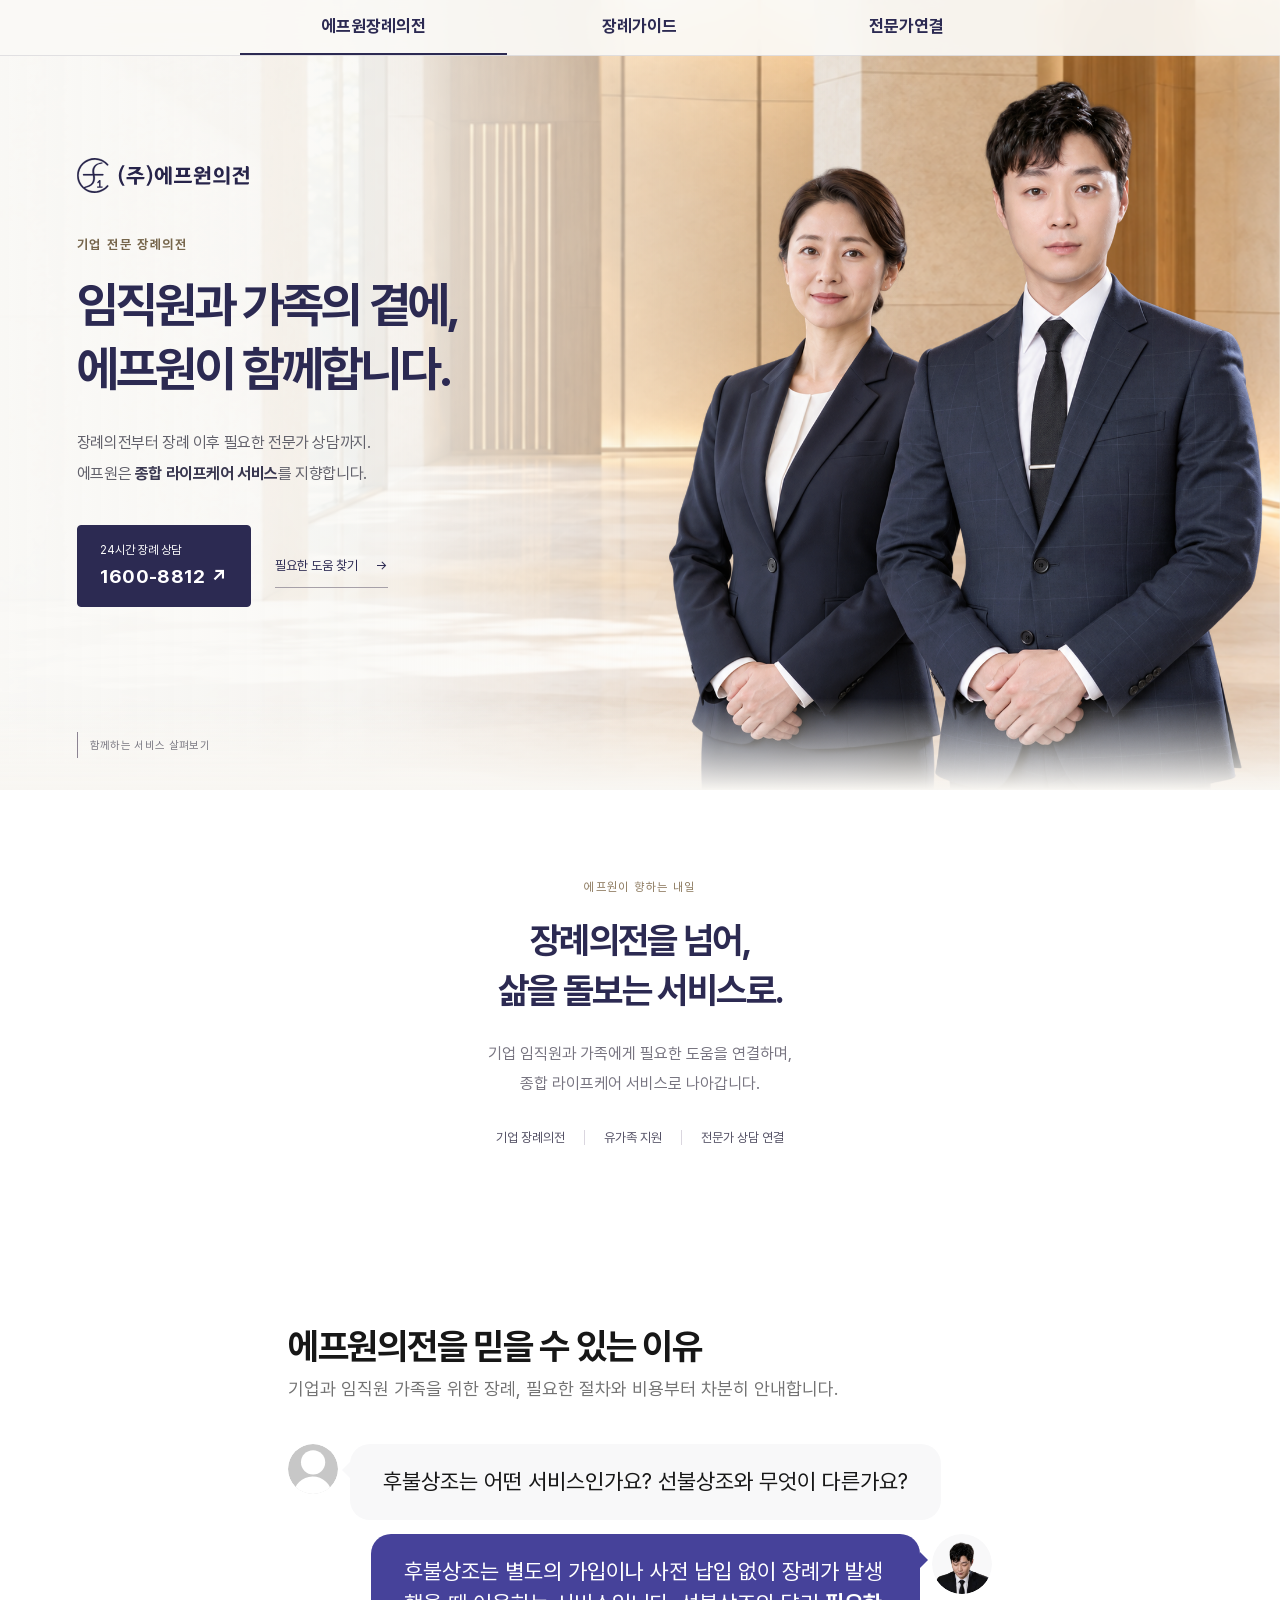
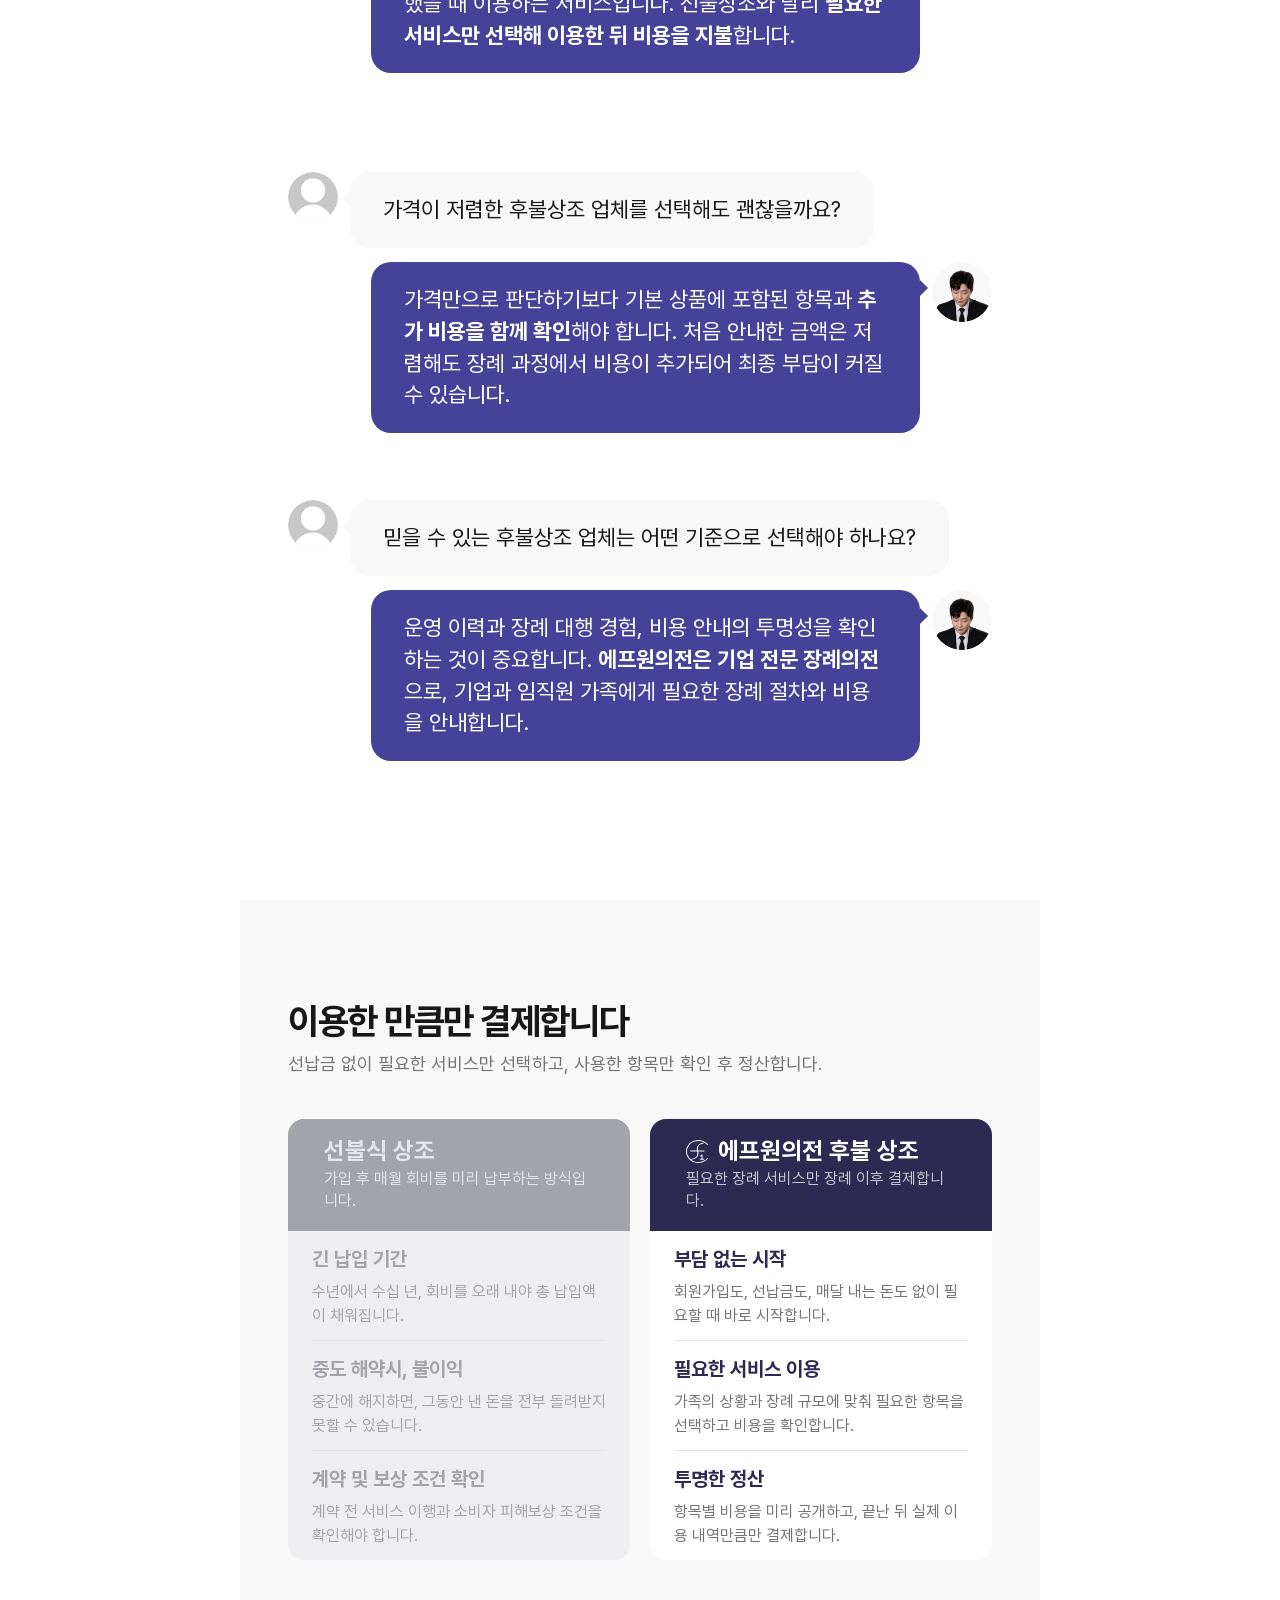
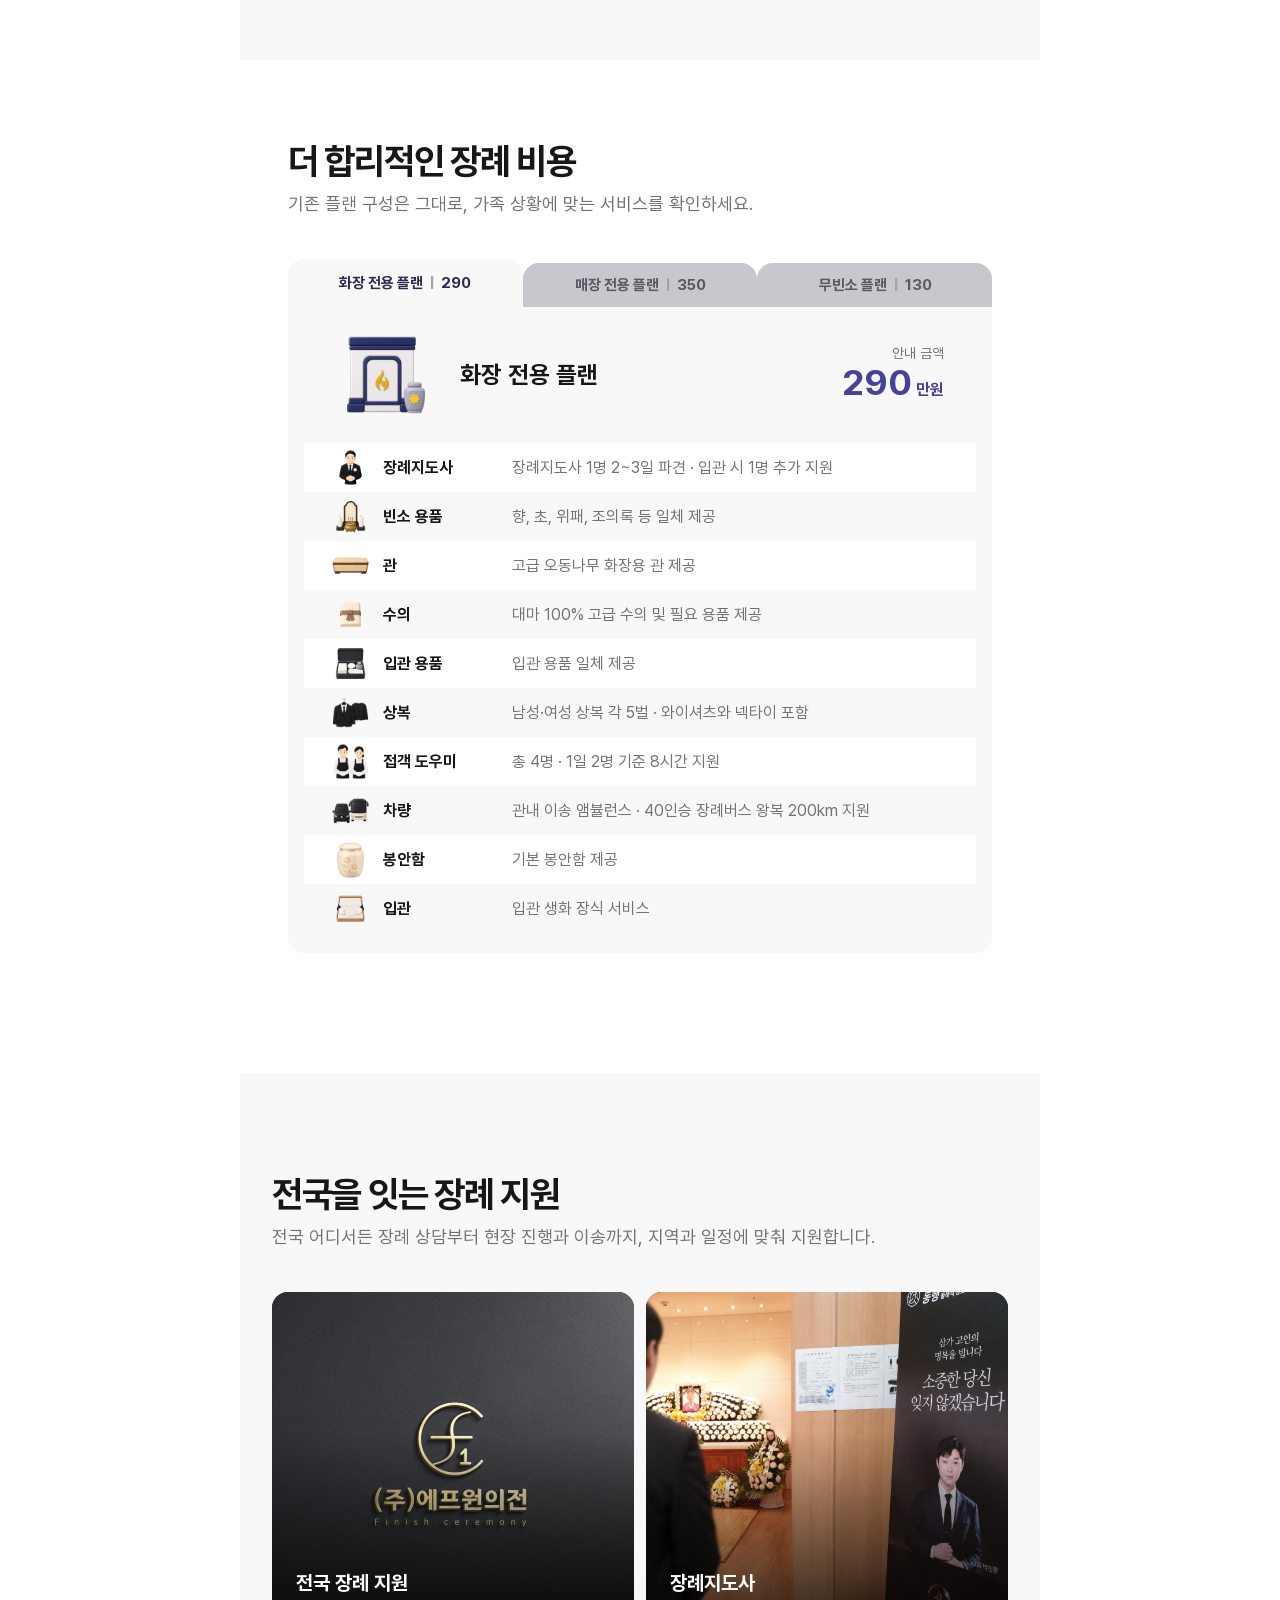
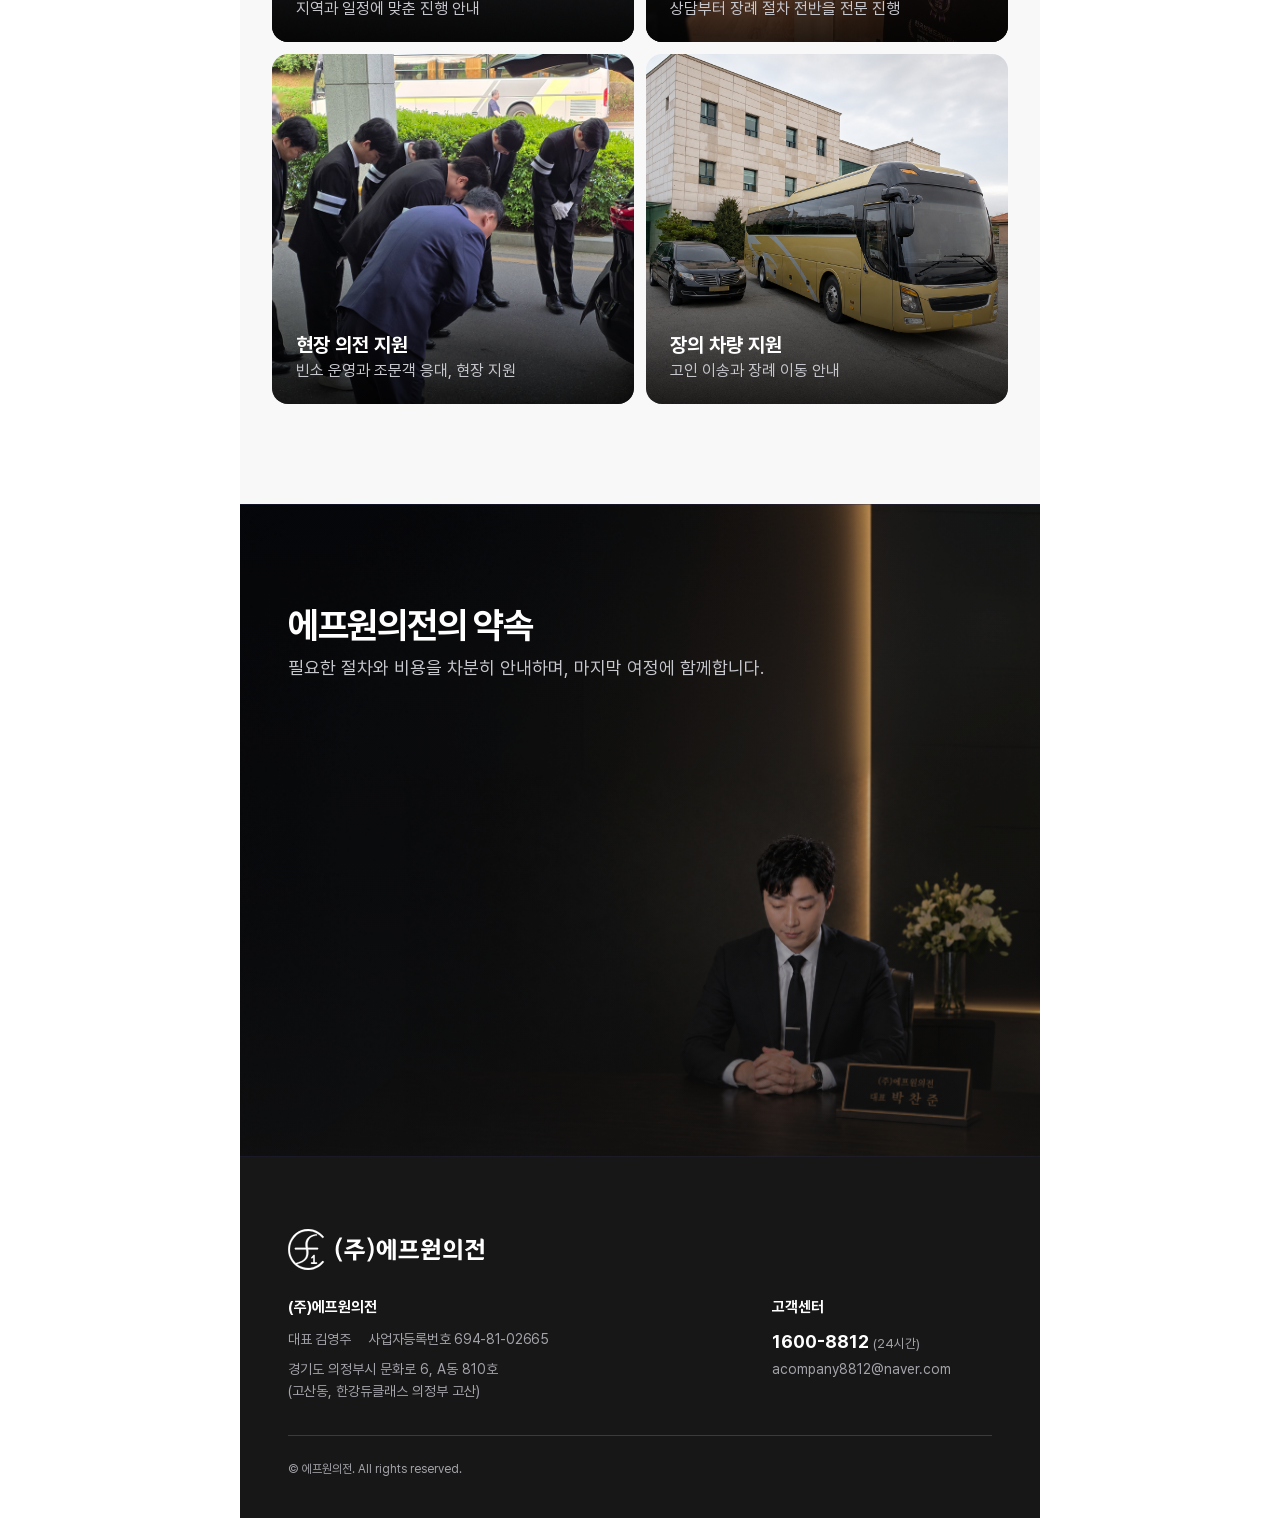
<file: index.html>
<!doctype html>
<html lang="ko">
<head>
  <meta charset="utf-8">
  <meta name="robots" content="noindex, nofollow">
  <meta name="viewport" content="width=device-width,initial-scale=1">
  <title>기업 전문 장례의전 | 에프원의전</title>
  <meta name="description" content="기업 임직원과 가족을 위한 에프원의전. 장례의전부터 장례 이후 전문가 상담까지, 종합 라이프케어 서비스를 지향합니다.">
  <link rel="stylesheet" href="assets/pretendard.css">
  <link rel="stylesheet" href="styles.css?v=242">
  <link rel="stylesheet" href="lifecare-home.css?v=1">
  <link rel="preload" as="image" href="assets/lifecare-team.png">
</head>
<body>
  <header class="site-header">
    <div class="header-top">
      <a class="brand" href="#home"><img src="assets/logo.svg" alt="에프원의전"></a>
      <button class="menu-button" type="button" aria-label="메뉴 열기" aria-expanded="false">☰</button>
    </div>
    <nav class="nav" aria-label="주 메뉴">
      <a href="#home" data-page="home">에프원장례의전</a>
      <a href="#info" data-page="info">장례가이드</a>
      <a href="experts-preview.html?v=13#care-directory">전문가연결</a>
    </nav>
  </header>

  <main>
    <article class="page" id="home">
      <section class="hero home-hero lifecare-hero" aria-labelledby="lifecare-heading">
        <div class="lifecare-background" aria-hidden="true"><img src="assets/lifecare-space.png" alt="" width="1672" height="941" fetchpriority="high"></div>
        <div class="lifecare-light" aria-hidden="true"></div>
        <div class="hero-copy">
          <img class="hero-brand-logo" src="assets/logo.svg" alt="에프원의전" width="237" height="49">
          <p class="brand-eyebrow">기업 전문 장례의전</p>
          <h1 id="lifecare-heading"><span>임직원과 가족의 곁에,</span><span>에프원이 함께합니다.</span></h1>
          <p class="lifecare-description">장례의전부터 장례 이후 필요한 전문가 상담까지.<br>에프원은 <strong>종합 라이프케어 서비스</strong>를 지향합니다.</p>
          <div class="lifecare-actions"><a class="lifecare-primary" href="tel:16008812">24시간 장례 상담 <span>1600-8812 ↗</span></a><a class="lifecare-secondary" href="experts-preview.html?v=13#care-directory">필요한 도움 찾기 <span aria-hidden="true">→</span></a></div>
        </div>
        <div class="lifecare-people"><img src="assets/lifecare-team.png" alt="차분한 표정으로 함께 서 있는 의전 담당자 이미지" width="1122" height="1402" fetchpriority="high"></div>
        <div class="lifecare-frontlight" aria-hidden="true"></div>
        <p class="lifecare-scroll" aria-hidden="true"><span></span>함께하는 서비스 살펴보기</p>
      </section>
      <section class="lifecare-vision" aria-labelledby="lifecare-vision-heading">
        <p class="lifecare-kicker">에프원이 향하는 내일</p>
        <h2 id="lifecare-vision-heading">장례의전을 넘어,<br>삶을 돌보는 서비스로.</h2>
        <p>기업 임직원과 가족에게 필요한 도움을 연결하며,<br>종합 라이프케어 서비스로 나아갑니다.</p>
        <div class="lifecare-areas"><span>기업 장례의전</span><span>유가족 지원</span><span>전문가 상담 연결</span></div>
      </section>

      <section class="section">
        <div class="heading"><h2>에프원의전을 믿을 수 있는 이유</h2><p>기업과 임직원 가족을 위한 장례, 필요한 절차와 비용부터 차분히 안내합니다.</p></div>
        <div class="chat-list">
          <div class="chat">
            <div class="chat-row user"><span class="chat-user"><img src="assets/chat-user.svg" alt=""></span><p class="question">후불상조는 어떤 서비스인가요? 선불상조와 무엇이 다른가요?</p></div>
            <div class="chat-row bot"><p class="answer">후불상조는 별도의 가입이나 사전 납입 없이 장례가 발생했을 때 이용하는 서비스입니다. 선불상조와 달리 <strong>필요한 서비스만 선택해 이용한 뒤 비용을 지불</strong>합니다.</p><span class="chat-avatar"><img src="assets/avatar.png" alt="상담사"></span></div>
          </div>
          <div class="chat">
            <div class="chat-row user"><span class="chat-user"><img src="assets/chat-user.svg" alt=""></span><p class="question">가격이 저렴한 후불상조 업체를 선택해도 괜찮을까요?</p></div>
            <div class="chat-row bot"><p class="answer">가격만으로 판단하기보다 기본 상품에 포함된 항목과 <strong>추가 비용을 함께 확인</strong>해야 합니다. 처음 안내한 금액은 저렴해도 장례 과정에서 비용이 추가되어 최종 부담이 커질 수 있습니다.</p><span class="chat-avatar"><img src="assets/avatar.png" alt="상담사"></span></div>
          </div>
          <div class="chat">
            <div class="chat-row user"><span class="chat-user"><img src="assets/chat-user.svg" alt=""></span><p class="question">믿을 수 있는 후불상조 업체는 어떤 기준으로 선택해야 하나요?</p></div>
            <div class="chat-row bot"><p class="answer">운영 이력과 장례 대행 경험, 비용 안내의 투명성을 확인하는 것이 중요합니다. <strong>에프원의전은 기업 전문 장례의전</strong>으로, 기업과 임직원 가족에게 필요한 장례 절차와 비용을 안내합니다.</p><span class="chat-avatar"><img src="assets/avatar.png" alt="상담사"></span></div>
          </div>
        </div>
      </section>

      <section class="section muted compare-section">
        <div class="heading"><h2>이용한 만큼만 결제합니다</h2><p>선납금 없이 필요한 서비스만 선택하고, 사용한 항목만 확인 후 정산합니다.</p></div>
        <div class="compare">
          <div class="compare-card prepaid"><div class="compare-head"><h3>선불식 상조</h3><p>가입 후 매월 회비를 미리 납부하는 방식입니다.</p></div><ul><li><b>긴 납입 기간</b><span>수년에서 수십 년, 회비를 오래 내야 총 납입액이 채워집니다.</span></li><li><b>중도 해약시, 불이익</b><span>중간에 해지하면, 그동안 낸 돈을 전부 돌려받지 못할 수 있습니다.</span></li><li><b>계약 및 보상 조건 확인</b><span>계약 전 서비스 이행과 소비자 피해보상 조건을 확인해야 합니다.</span></li></ul></div>
          <div class="compare-card featured"><div class="compare-head"><h3><img src="assets/plan-brand.svg" alt="">에프원의전 후불 상조</h3><p>필요한 장례 서비스만 장례 이후 결제합니다.</p></div><ul><li><b>부담 없는 시작</b><span>회원가입도, 선납금도, 매달 내는 돈도 없이 필요할 때 바로 시작합니다.</span></li><li><b>필요한 서비스 이용</b><span>가족의 상황과 장례 규모에 맞춰 필요한 항목을 선택하고 비용을 확인합니다.</span></li><li><b>투명한 정산</b><span>항목별 비용을 미리 공개하고, 끝난 뒤 실제 이용 내역만큼만 결제합니다.</span></li></ul></div>
        </div>
      </section>

      <section class="section plan-section">
        <div class="heading"><h2>더 합리적인 장례 비용</h2><p>기존 플랜 구성은 그대로, 가족 상황에 맞는 서비스를 확인하세요.</p></div>
        <div class="plan-tabs" role="tablist" aria-label="장례 플랜 선택"><button id="plan-tab-cremation" type="button" role="tab" aria-selected="true" aria-controls="plan-panel" tabindex="0" class="selected" data-plan="cremation"><span>화장 전용 플랜</span><strong>290</strong></button><button id="plan-tab-burial" type="button" role="tab" aria-selected="false" aria-controls="plan-panel" tabindex="-1" data-plan="burial"><span>매장 전용 플랜</span><strong>350</strong></button><button id="plan-tab-simple" type="button" role="tab" aria-selected="false" aria-controls="plan-panel" tabindex="-1" data-plan="simple"><span>무빈소 플랜</span><strong>130</strong></button></div>
        <div class="plan-card" id="plan-panel" role="tabpanel" aria-labelledby="plan-tab-cremation">
          <div class="plan-summary"><img id="plan-image" src="assets/plan.png" alt="화장 전용 플랜"><h3 id="plan-title">화장 전용 플랜</h3><div><small>안내 금액</small><strong><span id="plan-price">290</span><em>만원</em></strong></div></div>
          <p class="plan-negotiable" id="plan-comparison" hidden>매장 전용 플랜 · 비교 기준가 450만 원 대비<br><strong>100만 원 절감 · 약 22.2% 낮은 가격</strong><br><small>비교 기준가: 에프원의전 제공</small></p>
          <p class="plan-negotiable" id="plan-negotiable" hidden>상황에 따라 협의 가능합니다.</p>
          <div class="plan-items" id="plan-items">
            <div><img src="assets/item-1.png" alt=""><b>장례지도사</b><span>장례지도사 1명 2~3일 파견 · 입관 시 1명 추가 지원</span></div>
            <div><img src="assets/item-2.png" alt=""><b>빈소 용품</b><span>향, 초, 위패, 조의록 등 일체 제공</span></div>
            <div><img src="assets/item-3.png" alt=""><b>관</b><span>고급 오동나무 화장용 관 제공</span></div>
            <div><img src="assets/item-4.png" alt=""><b>수의</b><span>대마 100% 고급 수의 및 필요 용품 제공</span></div>
            <div><img src="assets/item-5.png" alt=""><b>입관 용품</b><span>입관 용품 일체 제공</span></div>
            <div><img src="assets/item-6.png" alt=""><b>상복</b><span>남성·여성 상복 각 5벌 · 와이셔츠와 넥타이 포함</span></div>
            <div><img src="assets/item-7.png" alt=""><b>접객 도우미</b><span>총 4명 · 1일 2명 기준 8시간 지원</span></div>
            <div><img src="assets/item-8.png" alt=""><b>차량</b><span>관내 이송 앰뷸런스 · 40인승 장례버스 왕복 200km 지원</span></div>
            <div><img src="assets/item-urn.png" alt=""><b>봉안함</b><span>기본 봉안함 제공</span></div>
            <div><img src="assets/item-10.png" alt=""><b>입관</b><span>입관 생화 장식 서비스</span></div>
          </div>
        </div>
      </section>

      <section class="section muted field-section"><div class="heading"><h2>전국을 잇는 장례 지원</h2><p>전국 어디서든 장례 상담부터 현장 진행과 이송까지, 지역과 일정에 맞춰 지원합니다.</p></div><div class="photo-grid">
        <figure><img src="assets/field-1-original.png" alt="전국 장례 현장 지원"><figcaption><b>전국 장례 지원</b><span>지역과 일정에 맞춘 진행 안내</span></figcaption></figure>
        <figure><img src="assets/field-2-original.png" alt="장례지도사"><figcaption><b>장례지도사</b><span>상담부터 장례 절차 전반을 전문 진행</span></figcaption></figure>
        <figure><img src="assets/field-3-original.png" alt="장례 현장 인력"><figcaption><b>현장 의전 지원</b><span>빈소 운영과 조문객 응대, 현장 지원</span></figcaption></figure>
        <figure><img src="assets/field-4-original.png" alt="장의 차량"><figcaption><b>장의 차량 지원</b><span>고인 이송과 장례 이동 안내</span></figcaption></figure>
      </div></section>
      <section class="closing"><div><h2>에프원의전의 약속</h2><p>필요한 절차와 비용을 차분히 안내하며, 마지막 여정에 함께합니다.</p></div></section>
    </article>

    <article class="page" id="info" hidden>
      <section class="section"><div class="heading"><h1>사망 장소별 대처법</h1><p>사망시 당황하지 말고 장소별 첫 조치부터 확인하세요.</p></div><div class="place-list">
        <div class="place"><img src="assets/place-hospital-brand.png?v=1" alt=""><div><h3>의료기관·병원에서 사망 시</h3><b>사망진단서 먼저 발급 받으세요</b><p>장례식장 선정·예약 → 장례식장 이동</p></div></div>
        <div class="place"><img src="assets/place-home-brand.png?v=1" alt=""><div><h3>자택에서 사망 시</h3><b>112에 먼저 신고하세요</b><p>경찰 안내에 따라 검안·사망진단서 발급 → 장례식장 이동</p></div></div>
        <div class="place"><img src="assets/place-care-brand.png?v=1" alt=""><div><h3>요양원에서 사망 시</h3><b>시설 담당자에게 먼저 안내받으세요</b><p>장례식장 선정·예약 → 이송차량 섭외 → 장례식장 이동</p></div></div>
        <div class="place"><img src="assets/place-outside-brand.png?v=1" alt=""><div><h3>외부(기타)지역에서 사망 시</h3><b>112 또는 119에 먼저 신고하세요</b><p>해당 관할서에서 조사 → 장례식장 선정·예약 → 장례식장 이동</p></div></div>
        <div class="place"><img src="assets/place-accident-brand.png?v=1" alt=""><div><h3>사고로 사망 시</h3><b>112 또는 119에 먼저 신고하세요</b><p>해당 관할서에서 조사 → 장례식장 선정·예약 → 장례식장 이동</p></div></div>
      </div></section>
      <section class="section muted schedule-section"><div class="heading"><h2>장례(3일장) 일정</h2><p>장례는 하루하루 해야 할 일이 다릅니다. 날짜별 흐름을 미리 확인하세요.</p></div><div class="days" aria-label="3일장 진행 절차">
        <article class="day"><h3>1일차</h3><div class="day-body"><h4>고인을 이송하고 빈소를 마련합니다</h4><ol><li>장례 접수</li><li>고인 이송 및 사망진단</li><li>고인 안치</li><li>상조 / 장례식장 계약</li><li>부고 알림</li></ol></div></article>
        <img class="day-arrow" src="assets/process-arrow.svg" alt="" aria-hidden="true">
        <article class="day"><h3>2일차</h3><div class="day-body"><h4>입관을 진행하고 조문객을 맞이합니다</h4><ol><li>염습</li><li>입관식</li><li>성복제</li><li>조문객 맞이</li><li>장지 예약</li></ol></div></article>
        <img class="day-arrow" src="assets/process-arrow.svg" alt="" aria-hidden="true">
        <article class="day"><h3>3일차</h3><div class="day-body"><h4>발인 후 화장을 진행합니다</h4><ol><li>발인</li><li>운구</li><li>장지 이동</li><li>화장 / 매장</li><li>혼백수습 후 귀환</li></ol></div></article>
      </div></section>
      <section class="section after-guide"><div class="heading"><h2>장례 이후 할 일</h2><p>급한 일부터 순서대로 확인하고, 필요한 세부 절차만 펼쳐보세요.</p></div>
        <div class="after-accordions">
          <details><summary><span class="after-step">01</span><span><small>장례 직후</small><b>챙겨야 할 서류와 비용</b></span></summary><div class="after-detail single-copy"><div class="after-topic"><h3>서류 보관</h3><ul><li><b>사망진단서·시체검안서</b>는 의료기관이 사망 사실과 원인을 증명하는 문서입니다.</li><li>사망신고·보험금 청구·금융 업무에 반복적으로 제출할 수 있어 여러 부를 준비합니다.</li><li><b>화장·봉안증명서</b>는 화장과 유골 안치 사실을 확인하는 자료이므로 장지 계약서와 함께 보관합니다.</li></ul></div><div class="after-topic"><h3>비용 증빙</h3><ul><li><b>장례비 증빙</b>은 장례에 실제로 사용한 비용을 확인하는 계약서·명세서·영수증을 말합니다.</li><li>장례식장·장례용품·운구·화장·장지 비용을 항목별로 나누어 정리합니다.</li><li>상속세 공제 검토에 활용될 수 있으므로 결제 내역과 원본을 함께 남겨둡니다.</li></ul></div></div></details>
          <details><summary><span class="after-step">02</span><span><small>가족의 종교와 뜻에 따라 선택</small><b>탈상·조문 답례·삼우제·49재</b></span></summary><div class="after-detail single-copy"><div class="after-topic"><h3>탈상</h3><ul><li>상복을 벗고 공식적인 애도 기간을 마무리하는 것을 뜻합니다.</li><li>현대에는 장례를 마치며 탈상하기도 하지만 종교와 가정에 따라 시점이 달라질 수 있습니다.</li></ul></div><div class="after-topic"><h3>조문 답례</h3><ul><li>장례 직후 조문객과 장례를 도와준 분들에게 감사의 뜻을 전하는 일입니다.</li><li>문자·전화·답례품 등 가족에게 부담되지 않는 방식을 선택합니다.</li></ul></div><div class="after-topic"><h3>삼우제</h3><ul><li>장례를 마친 뒤 장지를 다시 찾아 고인을 추모하는 전통 의례입니다.</li><li>법적 의무는 아니며 가족의 일정과 뜻에 따라 진행 여부를 정합니다.</li></ul></div><div class="after-topic"><h3>49재</h3><ul><li>불교에서 고인의 사후 49일 동안 명복을 비는 추모 의례입니다.</li><li>종교 의례이므로 고인의 신앙과 가족의 뜻을 고려해 진행합니다.</li></ul></div></div></details>
          <details><summary><span class="after-step">03</span><span><small>사망 사실을 안 날부터 1개월 이내</small><b>사망신고와 고인 명의 정리</b></span></summary><div class="after-detail single-copy"><div class="after-topic"><h3>사망신고</h3><ul><li><b>사망신고</b>는 사망 사실을 가족관계등록부에 반영하는 공식 행정 절차입니다.</li><li>신고가 처리되어야 고인 명의 정리와 상속 관련 후속 절차를 원활하게 진행할 수 있습니다.</li><li>사망진단서와 신고인 신분증 등 필요한 서류를 확인해 주민센터 등에 접수합니다.</li></ul></div><div class="after-topic"><h3>고인 명의 정리</h3><ul><li><b>명의 정리</b>는 고인 이름으로 유지된 계약을 해지하거나 가족 명의로 변경하는 과정입니다.</li><li>휴대전화·인터넷·카드·자동이체와 정기결제를 확인해 불필요한 요금 발생을 막습니다.</li><li>연금의 유족급여와 보험금 청구 가능 여부도 함께 확인합니다.</li></ul></div></div></details>
          <details><summary><span class="after-step">04</span><span><small>사망일이 속한 달의 말일부터 1년 이내</small><b>안심상속으로 재산·채무 조회</b></span></summary><div class="after-detail single-copy"><div class="after-topic"><h3>안심상속 원스톱 서비스</h3><ul><li><b>안심상속</b>은 고인의 여러 재산과 채무를 한 번의 신청으로 조회할 수 있게 돕는 행정 서비스입니다.</li><li>예금·보험·부동산·자동차·연금뿐 아니라 대출·세금도 함께 확인합니다.</li><li>조회 결과는 단순승인·한정승인·상속포기를 판단하는 기초 자료가 됩니다.</li></ul></div><div class="after-topic"><h3>신청과 결과 확인</h3><ul><li>행정복지센터를 방문하거나 정부24에서 온라인으로 신청할 수 있습니다.</li><li>기관마다 결과 통보 시점이 달라 문자·우편·온라인 등으로 나누어 안내될 수 있습니다.</li><li>일부 결과만 확인하고 판단하지 않도록 모든 조회 결과가 도착했는지 점검합니다.</li></ul><a class="after-link" href="https://www.gov.kr/mw/AA020InfoCappView.do?CappBizCD=17400000001&amp;HighCtgCD=A01007&amp;tp_seq=01" target="_blank" rel="noopener">정부24 안심상속 신청하기 →</a></div></div></details>
          <details><summary><span class="after-step">05</span><span><small>원칙적으로 상속개시를 안 날부터 3개월 이내</small><b>상속 승인·한정승인·포기 결정</b></span></summary><div class="after-detail single-copy"><div class="after-topic"><h3>단순승인과 한정승인</h3><ul><li><b>단순승인</b>은 고인의 재산과 채무를 제한 없이 모두 승계하는 방식입니다.</li><li><b>한정승인</b>은 상속받은 재산의 범위 안에서만 고인의 채무를 갚는 법원 절차입니다.</li><li>채무가 많거나 규모가 불확실하면 재산을 처분하기 전에 선택 방법을 검토해야 합니다.</li></ul></div><div class="after-topic"><h3>상속포기</h3><ul><li><b>상속포기</b>는 고인의 재산과 채무를 모두 승계하지 않겠다고 법원에 신고하는 절차입니다.</li><li>상속권이 다음 순위 가족에게 넘어갈 수 있어 가족 전체의 상속 관계를 확인해야 합니다.</li><li>기간 연장·특별한정승인 등 예외가 있으므로 자신의 기한과 요건은 법률 전문가에게 확인합니다.</li></ul><a class="after-expert-link" href="experts-preview.html?v=13#care-directory">전문가 연결하기 →</a></div></div></details>
          <details><summary><span class="after-step">06</span><span><small>재산별 기한 확인</small><b>예금·보험·자동차·부동산 명의 정리</b></span></summary><div class="after-detail single-copy"><div class="after-topic"><h3>예금과 보험</h3><ul><li><b>상속예금 지급</b>은 고인의 예금을 확인된 상속인에게 지급하는 금융기관의 상속 처리 절차입니다.</li><li>일반적으로 사망진단서, 고인의 기본증명서·가족관계증명서, 상속인 신분증과 인감증명서 등이 필요합니다.</li><li>공동상속이라면 상속재산분할협의서나 다른 상속인의 위임장·인감증명서를 요구할 수 있습니다.</li><li>보험금은 보험증권, 보험금 청구서, 수익자 통장 사본 등을 추가로 준비하며 정확한 목록은 해당 금융기관에 확인합니다.</li></ul><a class="after-expert-link" href="experts-preview.html?v=13#care-directory">전문가 연결하기 →</a></div><div class="after-topic"><h3>자동차와 부동산</h3><ul><li><b>이전등록</b>은 고인 명의 자동차의 소유자를 상속인으로 변경하는 절차입니다.</li><li><b>상속등기</b>는 고인 명의 부동산을 상속인 명의로 바꾸는 등기 절차입니다.</li><li>공동상속이라면 재산분할 협의 후 자동차 등록과 부동산 등기·취득세를 각각 처리합니다.</li></ul><a class="after-expert-link" href="experts-preview.html?v=13#care-directory">전문가 연결하기 →</a></div></div></details>
          <details><summary><span class="after-step">07</span><span><small>원칙적으로 사망한 달의 말일부터 6개월 이내</small><b>상속세 신고와 최종 정리</b></span></summary><div class="after-detail single-copy"><div class="after-topic"><h3>상속세 신고자료</h3><ul><li><b>상속세</b>는 고인에게서 이전받은 재산을 기준으로 계산하는 세금입니다.</li><li>상속재산뿐 아니라 채무·장례비용·상속인별 재산분할 내용도 함께 정리합니다.</li><li>채무와 장례비용 증빙은 공제 검토에 필요할 수 있으므로 원본을 준비합니다.</li></ul></div><div class="after-topic"><h3>공제와 납부</h3><ul><li><b>상속공제</b>는 가족관계와 재산 종류 등에 따라 과세 대상 금액에서 일정액을 빼는 제도입니다.</li><li>적용 가능한 공제를 확인한 뒤 신고 대상과 예상 세액을 계산합니다.</li><li>피상속인이나 상속인 전원이 비거주자인 경우 등에는 신고기한이 달라질 수 있으므로 국세청 안내를 확인합니다.</li></ul><a class="after-expert-link" href="experts-preview.html?v=13#care-directory">전문가 연결하기 →</a></div></div></details>
        </div>
        <p class="after-source">행정 기한은 상황에 따라 달라질 수 있습니다. <a href="https://www.gov.kr/mw/AA020InfoCappView.do?CappBizCD=17400000001&amp;HighCtgCD=A01007&amp;tp_seq=01" target="_blank" rel="noopener">정부24 안심상속</a> · <a href="https://easylaw.go.kr/CSP/CnpClsMain.laf?ccfNo=4&amp;cciNo=1&amp;cnpClsNo=1&amp;csmSeq=255" target="_blank" rel="noopener">생활법령 상속 안내</a> · <a href="https://www.nts.go.kr/nts/cm/cntnts/cntntsView.do?cntntsId=7722&amp;mi=2328" target="_blank" rel="noopener">국세청 상속세 안내</a>에서 최종 확인하세요.</p>
      </section>
      <section class="section guide-expert-section">
        <div class="guide-expert-card">
          <div class="guide-expert-copy">
            <h2>복잡한 절차, 함께 정리합니다</h2>
            <p>필요한 상담 분야를 선택하면, 대표가 상황에 맞는 전문가 상담을 조율합니다.</p>
            <a href="experts-preview.html?v=13#care-directory">필요한 상담 선택하기 →</a>
          </div>
        </div>
      </section>
    </article>

    <article class="page" id="onestop" hidden>
      <section class="hero onestop-hero"><div><p class="brand-eyebrow">에프원의전 · 전문가 상담</p><h1>혼자 고민하지 않도록,<br>필요한 전문가를 함께 찾습니다</h1><p class="expert-hero-desc">필요한 분야를 선택하면<br>에프원의전 대표가 상담을 조율합니다.</p><a class="expert-hero-link" href="experts-preview.html?v=13#care-directory">상담 분야 선택하기 <span aria-hidden="true">↗</span></a></div></section>
      <section class="onestop-flow" aria-labelledby="onestop-flow-title">
        <div class="onestop-flow-heading">
          <h2 id="onestop-flow-title">복잡하고 고민되는 일이 있으신가요?</h2>
          <p>장례 접수부터 장례 과정은 물론 사망신고, 재산 확인까지 에프원의전이 도와드립니다.</p>
        </div>
        <div class="onestop-flow-window">
          <div class="onestop-flow-track">
            <div class="onestop-flow-group">
              <div class="onestop-flow-item"><img src="assets/item-1.png" alt=""><span>장례 접수</span></div>
              <div class="onestop-flow-item"><img src="assets/item-8.png" alt=""><span>고인 이송</span></div>
              <div class="onestop-flow-item"><img src="assets/item-10.png" alt=""><span>입관·발인</span></div>
              <div class="onestop-flow-item"><img src="assets/place-home-brand.png?v=1" alt=""><span>사망신고</span></div>
              <div class="onestop-flow-item"><img src="assets/service-debt-bag-v3.png" alt=""><span>재산·채무 확인</span></div>
              <div class="onestop-flow-item"><img src="assets/service-2.png" alt=""><span>상속세 신고</span></div>
              <div class="onestop-flow-item"><img src="assets/service-5.png" alt=""><span>보험금 청구</span></div>
              <div class="onestop-flow-item"><img src="assets/service-6.png" alt=""><span>법률 상담</span></div>
            </div>
            <div class="onestop-flow-group" aria-hidden="true">
              <div class="onestop-flow-item"><img src="assets/item-1.png" alt=""><span>장례 접수</span></div>
              <div class="onestop-flow-item"><img src="assets/item-8.png" alt=""><span>고인 이송</span></div>
              <div class="onestop-flow-item"><img src="assets/item-10.png" alt=""><span>입관·발인</span></div>
              <div class="onestop-flow-item"><img src="assets/place-home-brand.png?v=1" alt=""><span>사망신고</span></div>
              <div class="onestop-flow-item"><img src="assets/service-debt-bag-v3.png" alt=""><span>재산·채무 확인</span></div>
              <div class="onestop-flow-item"><img src="assets/service-2.png" alt=""><span>상속세 신고</span></div>
              <div class="onestop-flow-item"><img src="assets/service-5.png" alt=""><span>보험금 청구</span></div>
              <div class="onestop-flow-item"><img src="assets/service-6.png" alt=""><span>법률 상담</span></div>
            </div>
          </div>
        </div>
      </section>
      <section class="section muted onestop-services" id="onestop-cases"><div class="heading"><p class="section-eyebrow">EXPERT DIRECTORY</p><h2>각 분야의 전문성을,<br>한곳에서 만납니다</h2><p>전문가의 이야기를 살펴보고 필요한 상담을 선택하세요.<br>에프원의전 대표가 선택한 분야의 상담을 조율합니다.</p><a class="directory-continue" href="experts-preview.html?v=13#care-directory">선택한 상담 확인하기 <span id="directory-count">0개</span> →</a></div><div class="services profile-accordion">
        <details id="expert-legal-office" open><summary><img src="assets/service-debt-bag-v3.png" alt=""><span><i>빚·한정승인</i><i>법무사</i></span><b>상속받을 재산보다 빚이 많을까 봐 걱정됩니다.</b></summary><div class="service-expert"><div class="expert-who"><span class="expert-number">EXPERT 01</span><img class="person-photo" src="assets/experts/kim-haeram.png" alt="김해람 법무사"><b>김해람</b><small>해람법무사</small></div><div class="expert-info"><p class="expert-lead">빚을 그대로 떠안지 않도록, 기한 안에 정리해 드립니다.</p><ul><li>고인의 재산과 채무를 먼저 확인합니다.</li><li>상속포기와 한정승인 중 적합한 방향을 안내합니다.</li><li>법원 제출 서류 준비와 신청 절차를 함께 진행합니다.</li></ul><button class="select-expert" type="button" data-select-service="legal-office" aria-pressed="false">이 상담 선택하기 <span aria-hidden="true">＋</span></button></div></div></details>
        <details id="expert-tax"><summary><img src="assets/service-2.png" alt=""><span><i>세금·신고</i><i>세무사</i></span><b>상속세 신고와 납부를 맡기고 싶습니다.</b></summary><div class="service-expert"><div class="expert-who"><span class="expert-number">EXPERT 02</span><img class="person-photo" src="assets/experts/shin-yungwon.png" alt="신윤권 세무사"><b>신윤권</b><small>세무회계 장성</small></div><div class="expert-info"><p class="expert-lead">내야 할 세금부터 신고 일정까지 먼저 계산해 드립니다.</p><ul><li>상속재산과 공제자료를 검토합니다.</li><li>예상 상속세와 신고 대상 여부를 확인합니다.</li><li>신고·납부에 필요한 서류와 일정을 관리합니다.</li></ul><button class="select-expert" type="button" data-select-service="tax" aria-pressed="false">이 상담 선택하기 <span aria-hidden="true">＋</span></button></div></div></details>
        <details id="expert-memorial"><summary><img src="assets/service-3.png" alt=""><span><i>추모 기념품</i><i>3D 피규어 전문가</i></span><b>고인의 모습을 담은 피규어를 봉안당에 놓고 싶습니다.</b></summary><div class="service-expert"><div class="expert-who"><span class="expert-number">EXPERT 03</span><img class="person-photo" src="assets/experts/shin-kyunghee.png" alt="신경희 아트네이션스튜디오 대표"><b>신경희</b><small>아트네이션스튜디오</small></div><div class="expert-info"><p class="expert-lead">고인의 모습과 기억을 가족만의 추모품으로 남겨드립니다.</p><ul><li>생전 사진을 바탕으로 3D 피규어를 제작합니다.</li><li>봉안당에 둘 맞춤 추모용품을 준비합니다.</li><li>사진 복원과 보정 등 필요한 작업을 안내합니다.</li></ul><button class="select-expert" type="button" data-select-service="memorial" aria-pressed="false">이 상담 선택하기 <span aria-hidden="true">＋</span></button></div></div></details>
        <details id="expert-flowers"><summary><img src="assets/service-4.png" alt=""><span><i>근조화환</i><i>플로리스트</i></span><b>장례식장으로 근조화환을 보내고 싶습니다.</b></summary><div class="service-expert"><div class="expert-who"><span class="expert-number">EXPERT 04</span><img class="person-photo" src="assets/experts/kwon-youngman.png" alt="권영만 원스톱플라워 대표"><b>권영만</b><small>원스톱플라워</small></div><div class="expert-info"><p class="expert-lead">빈소와 일정에 맞춰 필요한 시간에 정확히 전달합니다.</p><ul><li>빈소 위치와 전달 가능 시간을 확인합니다.</li><li>예산과 관계에 맞는 근조화환을 안내합니다.</li><li>주문부터 제작·배송 완료까지 관리합니다.</li></ul><button class="select-expert" type="button" data-select-service="flowers" aria-pressed="false">이 상담 선택하기 <span aria-hidden="true">＋</span></button></div></div></details>
        <details id="expert-insurance"><summary><img src="assets/service-5.png" alt=""><span><i>보험금</i><i>손해사정사</i></span><b>받을 수 있는 보험금을 확인하고 싶습니다.</b></summary><div class="service-expert"><div class="expert-who"><span class="expert-number">EXPERT 05</span><img class="person-photo" src="assets/experts/choi-daewoon.png" alt="최대운 손해사정사"><b>최대운</b><small>법무법인 일현</small></div><div class="expert-info"><p class="expert-lead">놓친 보험금이 없도록 가입내역과 약관부터 확인합니다.</p><ul><li>가입 보험과 보장 내용을 확인합니다.</li><li>청구 가능한 보험금과 필요 자료를 정리합니다.</li><li>보험금 청구와 보험사 대응을 돕습니다.</li></ul><button class="select-expert" type="button" data-select-service="insurance" aria-pressed="false">이 상담 선택하기 <span aria-hidden="true">＋</span></button></div></div></details>
        <details id="expert-lawyer"><summary><img src="assets/service-6.png" alt=""><span><i>법률 문제</i><i>변호사</i></span><b>상속 문제로 생긴 가족 간 분쟁을 해결하고 싶습니다.</b></summary><div class="service-expert"><div class="expert-who"><span class="expert-number">EXPERT 06</span><img class="person-photo" src="assets/experts/park-kiyoung.png" alt="박기영 변호사"><b>박기영</b><small>KY법률사무소</small></div><div class="expert-info"><p class="expert-lead">복잡한 분쟁과 억울한 문제의 대응 방향을 함께 찾습니다.</p><ul><li>사실관계와 관련 자료를 검토합니다.</li><li>상속분쟁·손해배상 가능성을 확인합니다.</li><li>협의부터 소송까지 필요한 절차를 안내합니다.</li></ul><button class="select-expert" type="button" data-select-service="lawyer" aria-pressed="false">이 상담 선택하기 <span aria-hidden="true">＋</span></button></div></div></details>
        <details id="expert-property"><summary><img src="assets/place-home-brand.png" alt=""><span><i>부동산 처분</i><i>공인중개사</i></span><b>상속받은 집을 매도하고 싶습니다.</b></summary><div class="service-expert"><div class="expert-who"><span class="expert-number">EXPERT 07</span><img class="person-photo" src="assets/experts/kim-taegyu.png" alt="김태규 공인중개사"><b>김태규</b><small>이화공인중개사</small></div><div class="expert-info"><p class="expert-lead">상속받은 부동산의 매도 시기와 절차를 안내합니다.</p><ul><li>부동산의 현재 상태와 권리관계를 확인합니다.</li><li>세금 일정을 고려해 매도 시기를 검토합니다.</li><li>매물 등록부터 계약까지 거래 절차를 돕습니다.</li></ul><button class="select-expert" type="button" data-select-service="property" aria-pressed="false">이 상담 선택하기 <span aria-hidden="true">＋</span></button></div></div></details>
        <details id="expert-appraisal"><summary><img src="assets/service-1.png" alt=""><span><i>재산 가치</i><i>감정평가사</i></span><b>상속받은 부동산의 가치를 정확히 알고 싶습니다.</b></summary><div class="service-expert"><div class="expert-who"><span class="expert-number">EXPERT 08</span><img class="person-photo" src="assets/experts/lee-ahyun-v3-400.png" alt="이아현 감정평가사"><b>이아현</b><small>정일감정평가법인</small></div><div class="expert-info"><p class="expert-lead">상속과 세금 검토에 필요한 객관적인 가치를 평가합니다.</p><ul><li>부동산과 주요 재산의 현황을 확인합니다.</li><li>상속·분할 목적에 맞는 평가 방법을 안내합니다.</li><li>공신력 있는 감정평가 결과를 제공합니다.</li></ul><button class="select-expert" type="button" data-select-service="appraisal" aria-pressed="false">이 상담 선택하기 <span aria-hidden="true">＋</span></button></div></div></details>
      </div><p class="consultation-note">상담 분야는 여러 개 선택할 수 있습니다. 구체적인 진행 범위와 비용은 상담 시 확인합니다.</p></section>

      <section class="section consultation-section" id="consultation" aria-labelledby="consultation-title">
        <div class="consultation-heading"><p class="section-eyebrow">ONE REQUEST, THOUGHTFUL CARE</p><h2 id="consultation-title">필요한 도움을 골라주세요</h2><p>여러 곳에 같은 이야기를 반복하지 않도록,<br>선택한 상담을 대표가 함께 살펴봅니다.</p></div>
        <ol class="consultation-steps"><li><span>01</span> 상담 분야 선택</li><li><span>02</span> 연락처 입력</li><li><span>03</span> 대표가 상담 조율</li></ol>
        <p class="preview-notice" role="note">온라인 상담 신청은 준비 중입니다. 현재 화면에서는 항목 선택과 입력 내용을 확인할 수 있으며, 입력한 내용은 저장·전송되지 않습니다. 실제 상담은 <a href="tel:16008812">1600-8812</a>로 연락해 주세요.</p>
        <form id="consultation-form">
          <fieldset><legend><span>01</span> 상담 분야 <small>복수 선택 가능</small></legend><div class="service-choices"><label class="service-choice"><input type="checkbox" name="services" value="legal-office"><span><b>상속·채무</b><small>법무사</small></span><i aria-hidden="true">✓</i></label>
<label class="service-choice"><input type="checkbox" name="services" value="tax"><span><b>상속세</b><small>세무사</small></span><i aria-hidden="true">✓</i></label>
<label class="service-choice"><input type="checkbox" name="services" value="memorial"><span><b>추모 기념품</b><small>3D 피규어 전문가</small></span><i aria-hidden="true">✓</i></label>
<label class="service-choice"><input type="checkbox" name="services" value="flowers"><span><b>근조화환</b><small>플로리스트</small></span><i aria-hidden="true">✓</i></label>
<label class="service-choice"><input type="checkbox" name="services" value="insurance"><span><b>보험금</b><small>손해사정사</small></span><i aria-hidden="true">✓</i></label>
<label class="service-choice"><input type="checkbox" name="services" value="lawyer"><span><b>법률 상담</b><small>변호사</small></span><i aria-hidden="true">✓</i></label>
<label class="service-choice"><input type="checkbox" name="services" value="property"><span><b>부동산 처분</b><small>공인중개사</small></span><i aria-hidden="true">✓</i></label>
<label class="service-choice"><input type="checkbox" name="services" value="appraisal"><span><b>감정평가</b><small>감정평가사</small></span><i aria-hidden="true">✓</i></label></div><p id="selection-status" class="selection-status" aria-live="polite">필요한 분야를 선택해 주세요.</p></fieldset>
          <fieldset><legend><span>02</span> 연락받으실 정보</legend><div class="consultation-fields"><label>성함 <em>필수</em><input name="customerName" autocomplete="name" maxlength="40" required placeholder="성함을 입력해 주세요"></label><label>연락처 <em>필수</em><input name="phone" type="tel" autocomplete="tel" inputmode="tel" maxlength="20" required pattern="[0-9+() -]{8,20}" placeholder="010-0000-0000"></label><label class="wide-field">연락 가능한 시간 <em>선택</em><input name="preferredTime" maxlength="100" placeholder="예: 평일 오후 2시 이후"></label><label class="wide-field">남기실 말씀 <em>선택</em><textarea name="message" maxlength="1000" rows="4" placeholder="상담받고 싶은 내용을 간단히 적어주세요."></textarea></label></div></fieldset>
          <div class="consultation-actions"><p>선택한 항목과 입력 내용을 먼저 확인하세요.</p><button class="consultation-review" type="submit">선택 내용 확인하기 <span aria-hidden="true">→</span></button></div>
        </form>
        <div id="consultation-review" class="request-review" hidden tabindex="-1"><p class="section-eyebrow">YOUR SELECTION</p><h3>선택 내용을 확인해 주세요</h3><dl id="review-values"></dl><p>아직 접수되지 않았습니다. 온라인 신청 준비가 끝나면 대표에게 전달할 수 있습니다.</p><button type="button" id="edit-consultation">입력 내용 수정하기</button><a href="tel:16008812">전화로 상담하기 ↗</a></div>
      </section>
    </article>
  </main>

  <a class="emergency-corner" href="tel:16008812" aria-label="24시간 긴급 장례 접수 전화 연결">
    <svg viewBox="0 0 24 24" aria-hidden="true"><path d="M7.1 3.8 9.4 3c.6-.2 1.3.1 1.5.7l1.1 2.8c.2.5 0 1.1-.4 1.4l-1.5 1.2a13 13 0 0 0 4.8 4.8l1.2-1.5c.4-.4.9-.6 1.4-.4l2.8 1.1c.6.2.9.9.7 1.5l-.8 2.3c-.3.8-1 1.3-1.8 1.3C11.4 18.2 5.8 12.6 5.8 5.6c0-.8.5-1.5 1.3-1.8Z"/></svg>
    <strong>24시간 긴급 장례 접수</strong>
  </a>

  <footer class="footer">
    <img src="assets/logo.svg" alt="에프원의전">
    <div class="footer-info">
      <div class="footer-company">
        <b>(주)에프원의전</b>
        <p><span>대표 김영주</span><span>사업자등록번호 694-81-02665</span></p>
        <address>경기도 의정부시 문화로 6, A동 810호<br>(고산동, 한강듀클래스 의정부 고산)</address>
      </div>
      <div class="footer-contact">
        <b>고객센터</b>
        <a href="tel:16008812">1600-8812 <span>(24시간)</span></a>
        <a href="mailto:acompany8812@naver.com">acompany8812@naver.com</a>
      </div>
    </div>
    <hr><small>© 에프원의전. All rights reserved.</small>
  </footer>
  <script src="script.js?v=19"></script>
  <script src="lifecare-home.js?v=1"></script>
</body>
</html>
</file>
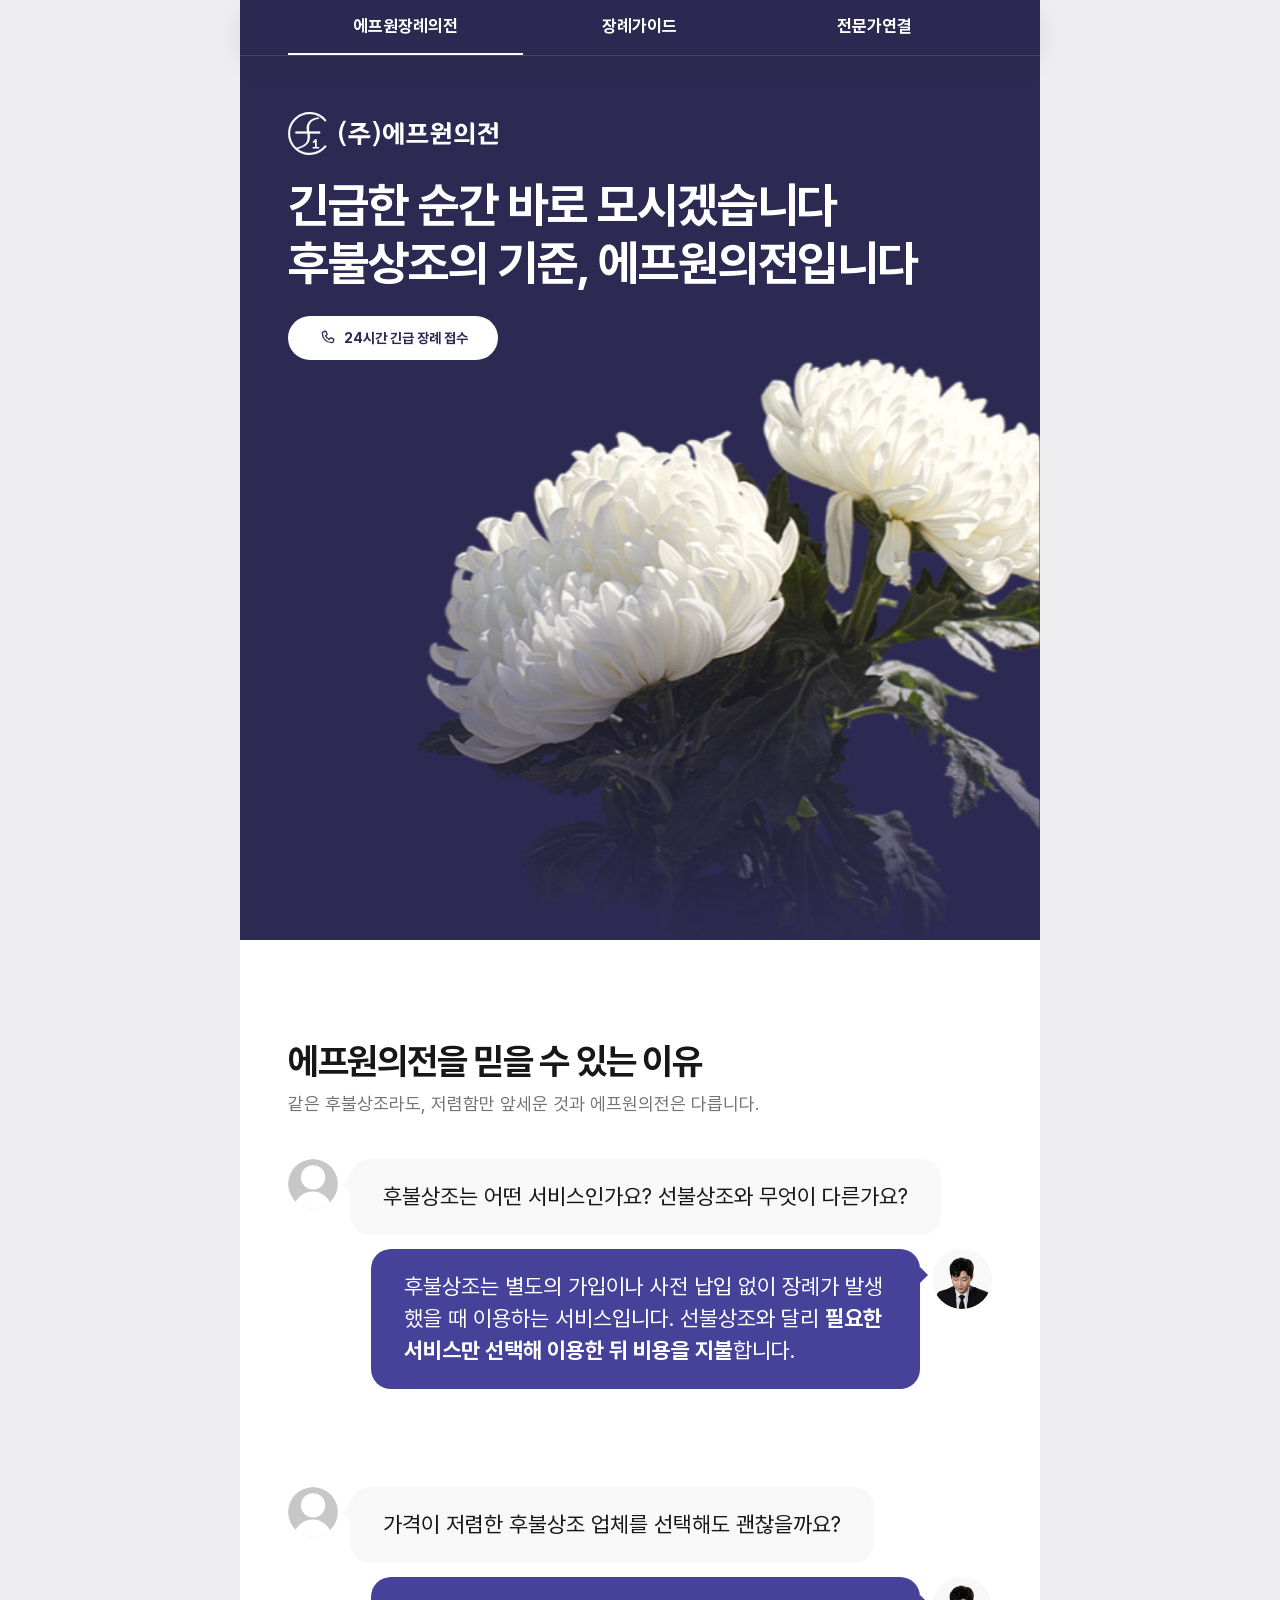
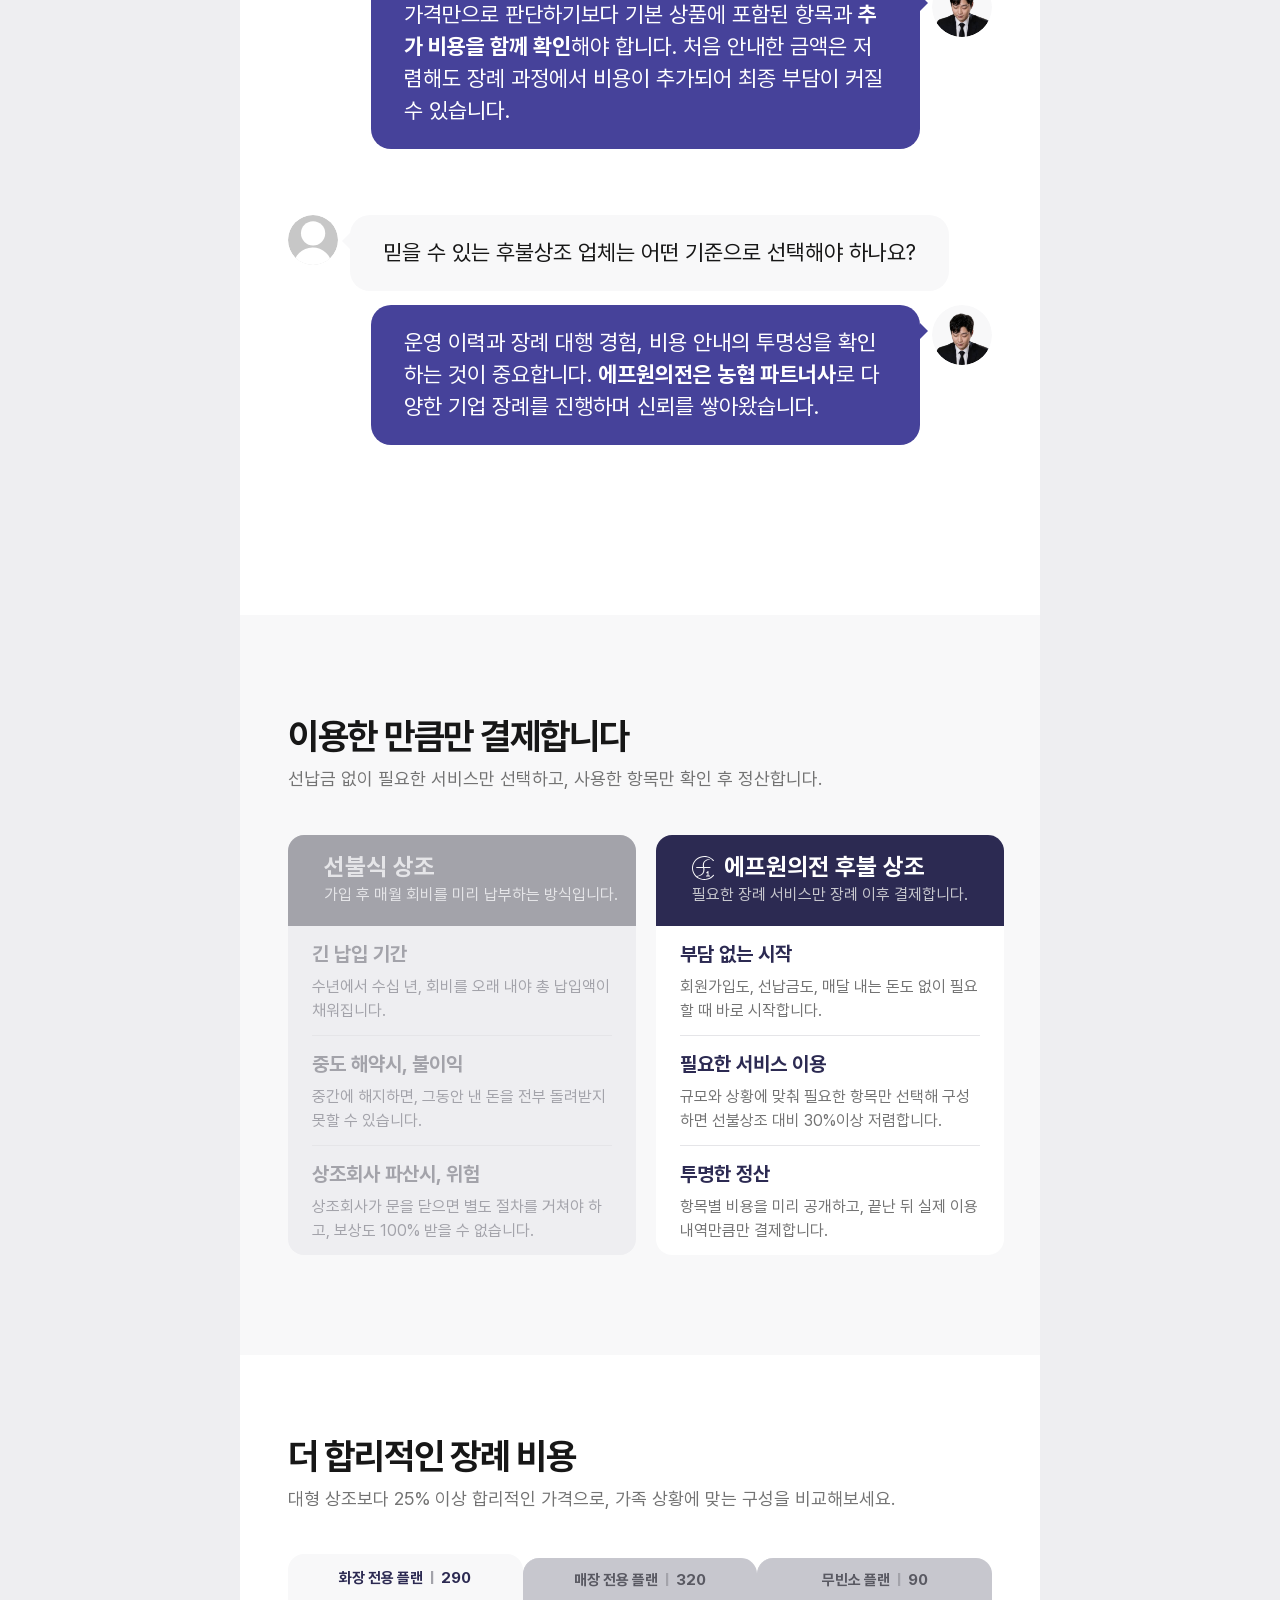
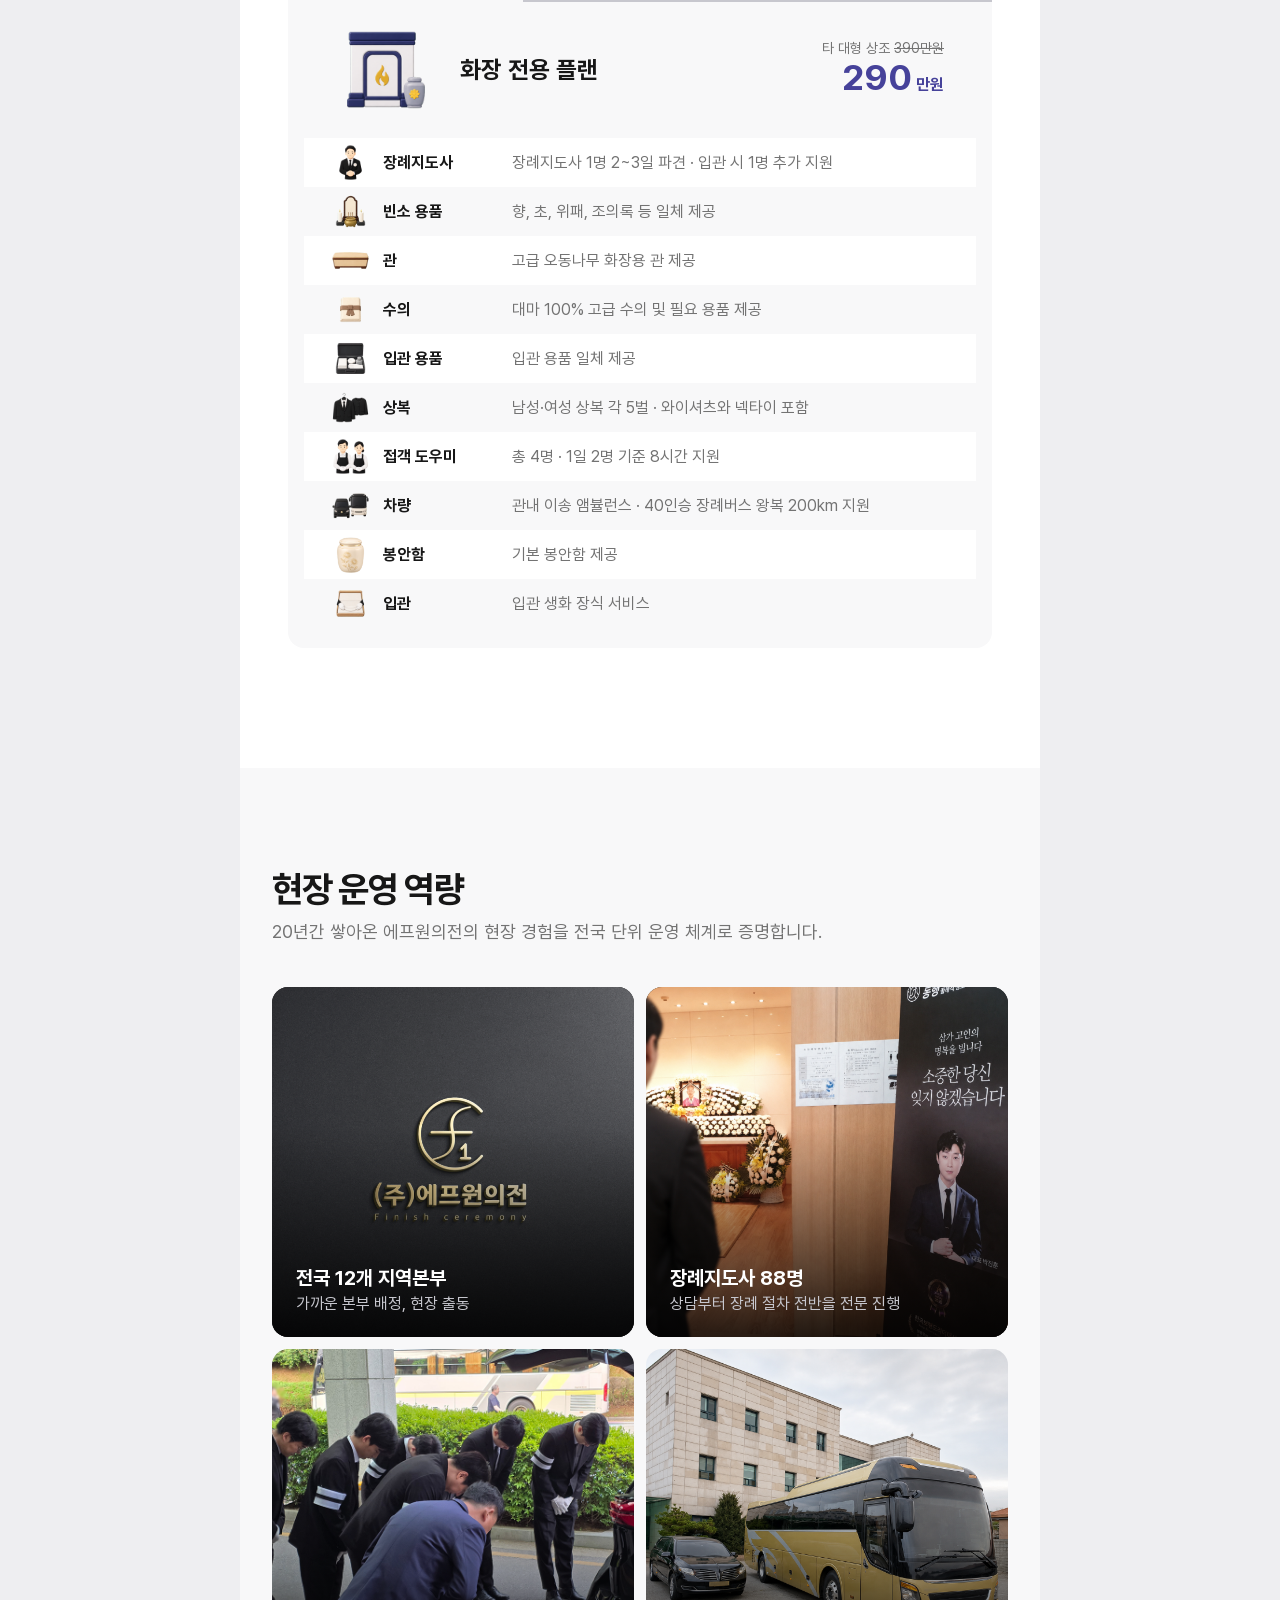
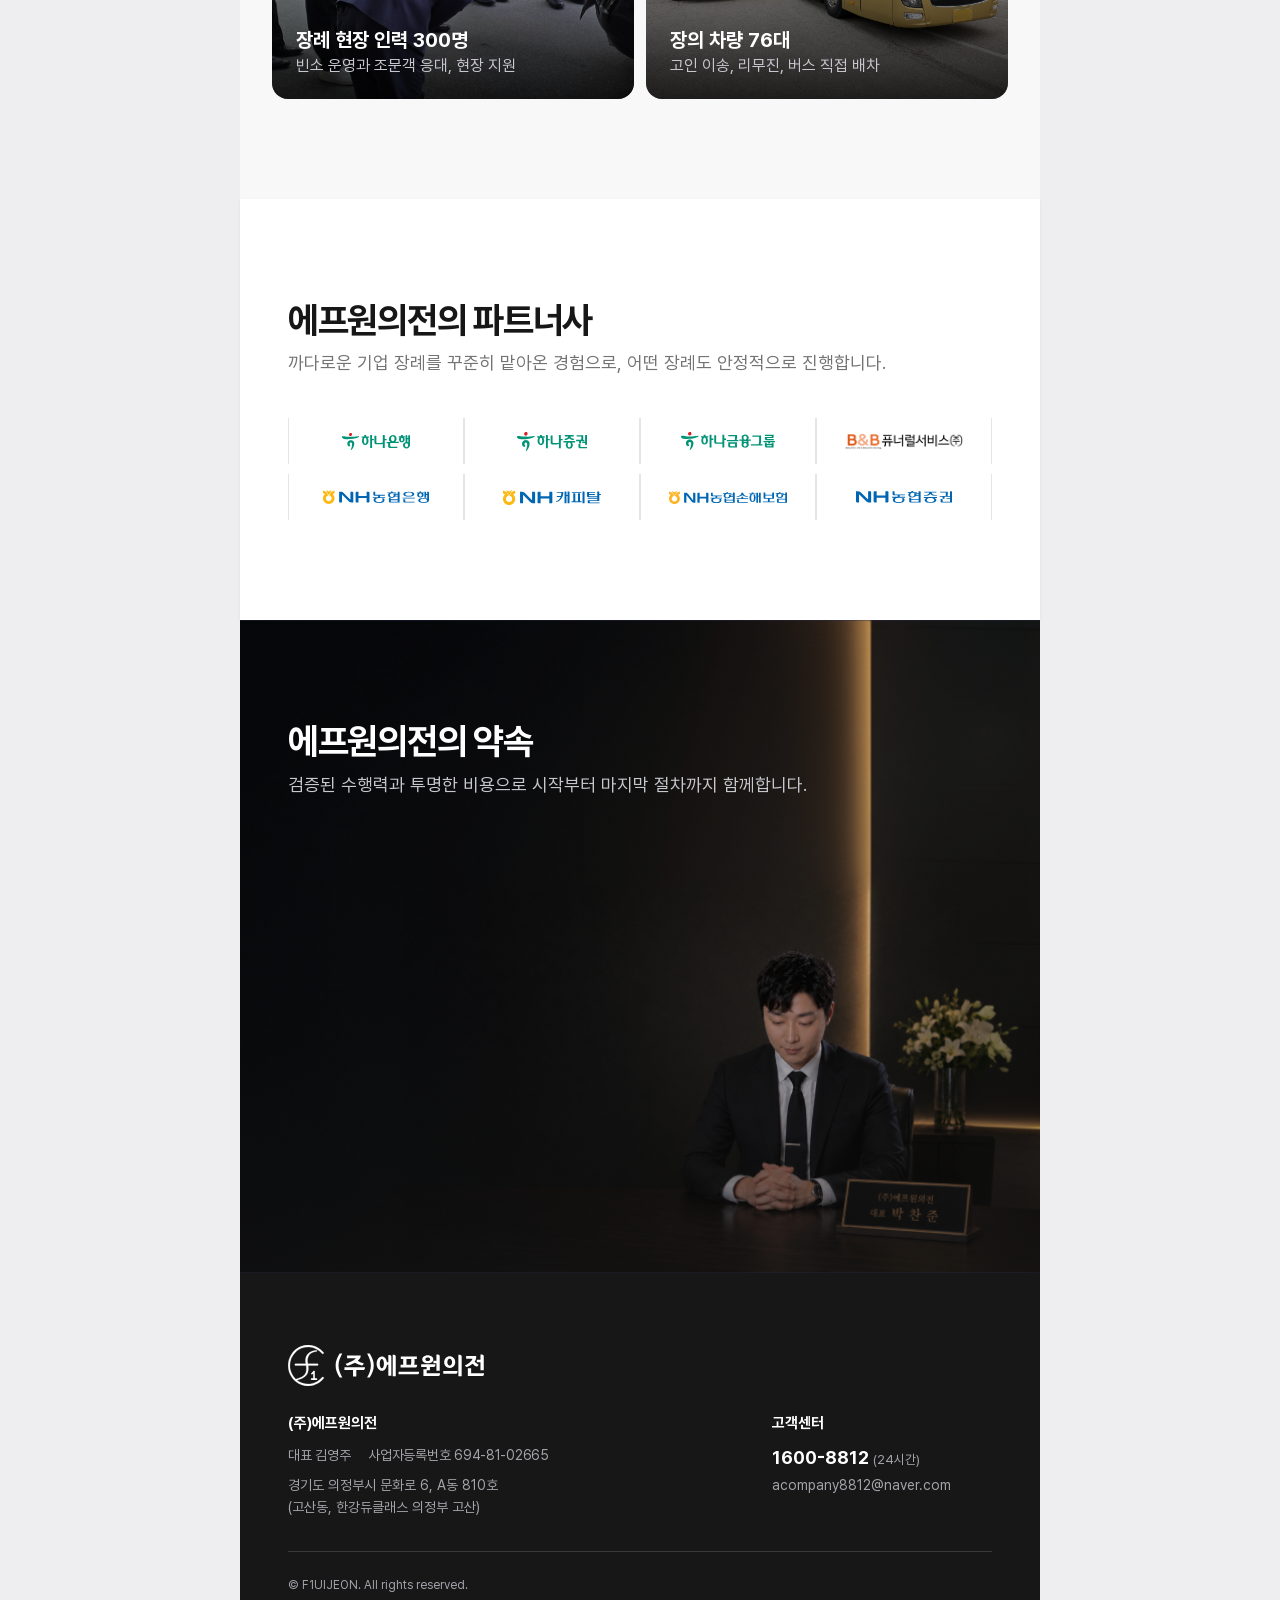
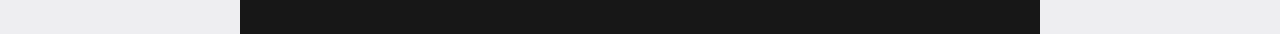
<file: before.html>
<!doctype html>
<html lang="ko">
<head>
  <meta charset="utf-8">
  <meta name="robots" content="noindex, nofollow">
  <meta name="viewport" content="width=device-width,initial-scale=1">
  <title>수정 전 · 에프원의전</title>
  <meta name="description" content="후불상조 장례의 기준, 에프원의전">
  <link rel="stylesheet" href="assets/pretendard.css">
  <link rel="stylesheet" href="before.css">
</head>
<body>
  <header class="site-header">
    <div class="header-top">
      <a class="brand" href="#home"><img src="assets/logo.svg" alt="에프원의전"></a>
      <button class="menu-button" type="button" aria-label="메뉴 열기" aria-expanded="false">☰</button>
    </div>
    <nav class="nav" aria-label="주 메뉴">
      <a href="#home" data-page="home">에프원장례의전</a>
      <a href="#info" data-page="info">장례가이드</a>
      <a href="#onestop" data-page="onestop">전문가연결</a>
    </nav>
  </header>

  <main>
    <article class="page" id="home">
      <section class="hero home-hero">
        <picture><source media="(max-width:799px)" srcset="assets/home-hero-mobile.png"><img class="home-hero-image" src="assets/home-hero.png" alt="흰 국화"></picture>
        <div class="hero-copy"><img class="hero-brand-logo" src="assets/logo.svg" alt="에프원의전"><h1><span>긴급한 순간 바로 모시겠습니다</span><span>후불상조의 기준, 에프원의전입니다</span></h1><a class="pill" href="tel:16008812"><svg viewBox="0 0 24 24" aria-hidden="true"><path d="M7.1 3.8 9.4 3c.6-.2 1.3.1 1.5.7l1.1 2.8c.2.5 0 1.1-.4 1.4l-1.5 1.2a13 13 0 0 0 4.8 4.8l1.2-1.5c.4-.4.9-.6 1.4-.4l2.8 1.1c.6.2.9.9.7 1.5l-.8 2.3c-.3.8-1 1.3-1.8 1.3C11.4 18.2 5.8 12.6 5.8 5.6c0-.8.5-1.5 1.3-1.8Z"/></svg>24시간 긴급 장례 접수</a></div>
      </section>
      <div class="petal-layer" aria-hidden="true">
        <img src="assets/petal-1.png" alt=""><img src="assets/petal-2.png" alt=""><img src="assets/petal-3.png" alt=""><img src="assets/petal-4.png" alt="">
        <img src="assets/petal-2.png" alt=""><img src="assets/petal-4.png" alt=""><img src="assets/petal-1.png" alt=""><img src="assets/petal-3.png" alt="">
        <img src="assets/petal-4.png" alt=""><img src="assets/petal-2.png" alt=""><img src="assets/petal-3.png" alt=""><img src="assets/petal-1.png" alt="">
      </div>

      <section class="section">
        <div class="heading"><h2>에프원의전을 믿을 수 있는 이유</h2><p>같은 후불상조라도, 저렴함만 앞세운 것과 에프원의전은 다릅니다.</p></div>
        <div class="chat-list">
          <div class="chat">
            <div class="chat-row user"><span class="chat-user"><img src="assets/chat-user.svg" alt=""></span><p class="question">후불상조는 어떤 서비스인가요? 선불상조와 무엇이 다른가요?</p></div>
            <div class="chat-row bot"><p class="answer">후불상조는 별도의 가입이나 사전 납입 없이 장례가 발생했을 때 이용하는 서비스입니다. 선불상조와 달리 <strong>필요한 서비스만 선택해 이용한 뒤 비용을 지불</strong>합니다.</p><span class="chat-avatar"><img src="assets/avatar.png" alt="상담사"></span></div>
          </div>
          <div class="chat">
            <div class="chat-row user"><span class="chat-user"><img src="assets/chat-user.svg" alt=""></span><p class="question">가격이 저렴한 후불상조 업체를 선택해도 괜찮을까요?</p></div>
            <div class="chat-row bot"><p class="answer">가격만으로 판단하기보다 기본 상품에 포함된 항목과 <strong>추가 비용을 함께 확인</strong>해야 합니다. 처음 안내한 금액은 저렴해도 장례 과정에서 비용이 추가되어 최종 부담이 커질 수 있습니다.</p><span class="chat-avatar"><img src="assets/avatar.png" alt="상담사"></span></div>
          </div>
          <div class="chat">
            <div class="chat-row user"><span class="chat-user"><img src="assets/chat-user.svg" alt=""></span><p class="question">믿을 수 있는 후불상조 업체는 어떤 기준으로 선택해야 하나요?</p></div>
            <div class="chat-row bot"><p class="answer">운영 이력과 장례 대행 경험, 비용 안내의 투명성을 확인하는 것이 중요합니다. <strong>에프원의전은 농협 파트너사</strong>로 다양한 기업 장례를 진행하며 신뢰를 쌓아왔습니다.</p><span class="chat-avatar"><img src="assets/avatar.png" alt="상담사"></span></div>
          </div>
        </div>
      </section>

      <section class="section muted compare-section">
        <div class="heading"><h2>이용한 만큼만 결제합니다</h2><p>선납금 없이 필요한 서비스만 선택하고, 사용한 항목만 확인 후 정산합니다.</p></div>
        <div class="compare">
          <div class="compare-card prepaid"><div class="compare-head"><h3>선불식 상조</h3><p>가입 후 매월 회비를 미리 납부하는 방식입니다.</p></div><ul><li><b>긴 납입 기간</b><span>수년에서 수십 년, 회비를 오래 내야 총 납입액이 채워집니다.</span></li><li><b>중도 해약시, 불이익</b><span>중간에 해지하면, 그동안 낸 돈을 전부 돌려받지 못할 수 있습니다.</span></li><li><b>상조회사 파산시, 위험</b><span>상조회사가 문을 닫으면 별도 절차를 거쳐야 하고, 보상도 100% 받을 수 없습니다.</span></li></ul></div>
          <div class="compare-card featured"><div class="compare-head"><h3><img src="assets/plan-brand.svg" alt="">에프원의전 후불 상조</h3><p>필요한 장례 서비스만 장례 이후 결제합니다.</p></div><ul><li><b>부담 없는 시작</b><span>회원가입도, 선납금도, 매달 내는 돈도 없이 필요할 때 바로 시작합니다.</span></li><li><b>필요한 서비스 이용</b><span>규모와 상황에 맞춰 필요한 항목만 선택해 구성하면 선불상조 대비 30%이상 저렴합니다.</span></li><li><b>투명한 정산</b><span>항목별 비용을 미리 공개하고, 끝난 뒤 실제 이용 내역만큼만 결제합니다.</span></li></ul></div>
        </div>
      </section>

      <section class="section plan-section">
        <div class="heading"><h2>더 합리적인 장례 비용</h2><p>대형 상조보다 25% 이상 합리적인 가격으로, 가족 상황에 맞는 구성을 비교해보세요.</p></div>
        <div class="plan-tabs" role="tablist" aria-label="장례 플랜 선택"><button id="plan-tab-cremation" type="button" role="tab" aria-selected="true" aria-controls="plan-panel" tabindex="0" class="selected" data-plan="cremation"><span>화장 전용 플랜</span><strong>290</strong></button><button id="plan-tab-burial" type="button" role="tab" aria-selected="false" aria-controls="plan-panel" tabindex="-1" data-plan="burial"><span>매장 전용 플랜</span><strong>320</strong></button><button id="plan-tab-simple" type="button" role="tab" aria-selected="false" aria-controls="plan-panel" tabindex="-1" data-plan="simple"><span>무빈소 플랜</span><strong>90</strong></button></div>
        <div class="plan-card" id="plan-panel" role="tabpanel" aria-labelledby="plan-tab-cremation">
          <div class="plan-summary"><img id="plan-image" src="assets/plan.png" alt="화장 전용 플랜"><h3 id="plan-title">화장 전용 플랜</h3><div><small>타 대형 상조 <s id="plan-original-price">390만원</s></small><strong><span id="plan-price">290</span><em>만원</em></strong></div></div>
          <div class="plan-items" id="plan-items">
            <div><img src="assets/item-1.png" alt=""><b>장례지도사</b><span>장례지도사 1명 2~3일 파견 · 입관 시 1명 추가 지원</span></div>
            <div><img src="assets/item-2.png" alt=""><b>빈소 용품</b><span>향, 초, 위패, 조의록 등 일체 제공</span></div>
            <div><img src="assets/item-3.png" alt=""><b>관</b><span>고급 오동나무 화장용 관 제공</span></div>
            <div><img src="assets/item-4.png" alt=""><b>수의</b><span>대마 100% 고급 수의 및 필요 용품 제공</span></div>
            <div><img src="assets/item-5.png" alt=""><b>입관 용품</b><span>입관 용품 일체 제공</span></div>
            <div><img src="assets/item-6.png" alt=""><b>상복</b><span>남성·여성 상복 각 5벌 · 와이셔츠와 넥타이 포함</span></div>
            <div><img src="assets/item-7.png" alt=""><b>접객 도우미</b><span>총 4명 · 1일 2명 기준 8시간 지원</span></div>
            <div><img src="assets/item-8.png" alt=""><b>차량</b><span>관내 이송 앰뷸런스 · 40인승 장례버스 왕복 200km 지원</span></div>
            <div><img src="assets/item-urn.png" alt=""><b>봉안함</b><span>기본 봉안함 제공</span></div>
            <div><img src="assets/item-10.png" alt=""><b>입관</b><span>입관 생화 장식 서비스</span></div>
          </div>
        </div>
      </section>

      <section class="section muted field-section"><div class="heading"><h2>현장 운영 역량</h2><p>20년간 쌓아온 에프원의전의 현장 경험을 전국 단위 운영 체계로 증명합니다.</p></div><div class="photo-grid">
        <figure><img src="assets/field-1-original.png" alt="전국 지역본부"><figcaption><b>전국 12개 지역본부</b><span>가까운 본부 배정, 현장 출동</span></figcaption></figure>
        <figure><img src="assets/field-2-original.png" alt="장례지도사"><figcaption><b>장례지도사 88명</b><span>상담부터 장례 절차 전반을 전문 진행</span></figcaption></figure>
        <figure><img src="assets/field-3-original.png" alt="장례 현장 인력"><figcaption><b>장례 현장 인력 300명</b><span>빈소 운영과 조문객 응대, 현장 지원</span></figcaption></figure>
        <figure><img src="assets/field-4-original.png" alt="장의 차량"><figcaption><b>장의 차량 76대</b><span>고인 이송, 리무진, 버스 직접 배차</span></figcaption></figure>
      </div></section>
      <section class="section partners-section"><div class="heading"><h2>에프원의전의 파트너사</h2><p>까다로운 기업 장례를 꾸준히 맡아온 경험으로, 어떤 장례도 안정적으로 진행합니다.</p></div><div class="partners"><div><img src="assets/partner-1.svg" alt="하나은행"></div><div><img src="assets/partner-2.svg" alt="하나증권"></div><div><img src="assets/partner-3.svg" alt="하나금융그룹"></div><div><img src="assets/partner-4.png" alt="B&B"></div><div><img src="assets/partner-5.svg" alt="NH농협은행"></div><div><img src="assets/partner-6.svg" alt="NH캐피탈"></div><div><img src="assets/partner-7.svg" alt="NH농협손해보험"></div><div><img src="assets/partner-8.svg" alt="NH농협증권"></div></div></section>
      <section class="closing"><div><h2>에프원의전의 약속</h2><p>검증된 수행력과 투명한 비용으로 시작부터 마지막 절차까지 함께합니다.</p></div></section>
    </article>

    <article class="page" id="info" hidden>
      <section class="section"><div class="heading"><h1>사망 장소별 대처법</h1><p>사망시 당황하지 말고 장소별 첫 조치부터 확인하세요.</p></div><div class="place-list">
        <div class="place"><img src="assets/place-hospital-brand.png?v=1" alt=""><div><h3>의료기관·병원에서 사망 시</h3><b>사망진단서 먼저 발급 받으세요</b><p>장례식장 선정·예약 → 장례식장 이동</p></div></div>
        <div class="place"><img src="assets/place-home-brand.png?v=1" alt=""><div><h3>자택에서 사망 시</h3><b>112에 먼저 신고하세요</b><p>경찰 안내에 따라 검안·사망진단서 발급 → 장례식장 이동</p></div></div>
        <div class="place"><img src="assets/place-care-brand.png?v=1" alt=""><div><h3>요양원에서 사망 시</h3><b>발급지도사에게 안내받으세요</b><p>장례식장 선정·예약 → 이송차량 섭외 → 장례식장 이동</p></div></div>
        <div class="place"><img src="assets/place-outside-brand.png?v=1" alt=""><div><h3>외부(기타)지역에서 사망 시</h3><b>112 또는 119에 먼저 신고하세요</b><p>해당 관할서에서 조사 → 장례식장 선정·예약 → 장례식장 이동</p></div></div>
        <div class="place"><img src="assets/place-accident-brand.png?v=1" alt=""><div><h3>사고로 사망 시</h3><b>112 또는 119에 먼저 신고하세요</b><p>해당 관할서에서 조사 → 장례식장 선정·예약 → 장례식장 이동</p></div></div>
      </div></section>
      <section class="section muted schedule-section"><div class="heading"><h2>장례(3일장) 일정</h2><p>장례는 하루하루 해야 할 일이 다릅니다. 날짜별 흐름을 미리 확인하세요.</p></div><div class="days" aria-label="3일장 진행 절차">
        <article class="day"><h3>1일차</h3><div class="day-body"><h4>고인을 이송하고 빈소를 마련합니다</h4><ol><li>장례 접수</li><li>고인 이송 및 사망진단</li><li>고인 안치</li><li>상조 / 장례식장 계약</li><li>부고 알림</li></ol></div></article>
        <img class="day-arrow" src="assets/process-arrow.svg" alt="" aria-hidden="true">
        <article class="day"><h3>2일차</h3><div class="day-body"><h4>입관을 진행하고 조문객을 맞이합니다</h4><ol><li>염습</li><li>입관식</li><li>성복제</li><li>조문객 맞이</li><li>장지 예약</li></ol></div></article>
        <img class="day-arrow" src="assets/process-arrow.svg" alt="" aria-hidden="true">
        <article class="day"><h3>3일차</h3><div class="day-body"><h4>발인 후 화장을 진행합니다</h4><ol><li>발인</li><li>운구</li><li>장지 이동</li><li>화장 / 매장</li><li>혼백수습 후 귀환</li></ol></div></article>
      </div></section>
      <section class="section after-guide"><div class="heading"><h2>장례 이후 할 일</h2><p>급한 일부터 순서대로 확인하고, 필요한 세부 절차만 펼쳐보세요.</p></div>
        <div class="after-accordions">
          <details><summary><span class="after-step">01</span><span><small>장례 직후</small><b>챙겨야 할 서류와 비용</b></span></summary><div class="after-detail single-copy"><div class="after-topic"><h3>서류 보관</h3><ul><li><b>사망진단서·시체검안서</b>는 의료기관이 사망 사실과 원인을 증명하는 문서입니다.</li><li>사망신고·보험금 청구·금융 업무에 반복적으로 제출할 수 있어 여러 부를 준비합니다.</li><li><b>화장·봉안증명서</b>는 화장과 유골 안치 사실을 확인하는 자료이므로 장지 계약서와 함께 보관합니다.</li></ul></div><div class="after-topic"><h3>비용 증빙</h3><ul><li><b>장례비 증빙</b>은 장례에 실제로 사용한 비용을 확인하는 계약서·명세서·영수증을 말합니다.</li><li>장례식장·장례용품·운구·화장·장지 비용을 항목별로 나누어 정리합니다.</li><li>상속세 공제 검토에 활용될 수 있으므로 결제 내역과 원본을 함께 남겨둡니다.</li></ul></div></div></details>
          <details><summary><span class="after-step">02</span><span><small>가족의 종교와 뜻에 따라 선택</small><b>탈상·조문 답례·삼우제·49재</b></span></summary><div class="after-detail single-copy"><div class="after-topic"><h3>탈상</h3><ul><li>상복을 벗고 공식적인 애도 기간을 마무리하는 것을 뜻합니다.</li><li>현대에는 장례를 마치며 탈상하기도 하지만 종교와 가정에 따라 시점이 달라질 수 있습니다.</li></ul></div><div class="after-topic"><h3>조문 답례</h3><ul><li>장례 직후 조문객과 장례를 도와준 분들에게 감사의 뜻을 전하는 일입니다.</li><li>문자·전화·답례품 등 가족에게 부담되지 않는 방식을 선택합니다.</li></ul></div><div class="after-topic"><h3>삼우제</h3><ul><li>장례를 마친 뒤 장지를 다시 찾아 고인을 추모하는 전통 의례입니다.</li><li>법적 의무는 아니며 가족의 일정과 뜻에 따라 진행 여부를 정합니다.</li></ul></div><div class="after-topic"><h3>49재</h3><ul><li>불교에서 고인의 사후 49일 동안 명복을 비는 추모 의례입니다.</li><li>종교 의례이므로 고인의 신앙과 가족의 뜻을 고려해 진행합니다.</li></ul></div></div></details>
          <details><summary><span class="after-step">03</span><span><small>1개월 이내</small><b>사망신고와 고인 명의 정리</b></span></summary><div class="after-detail single-copy"><div class="after-topic"><h3>사망신고</h3><ul><li><b>사망신고</b>는 사망 사실을 가족관계등록부에 반영하는 공식 행정 절차입니다.</li><li>신고가 처리되어야 고인 명의 정리와 상속 관련 후속 절차를 원활하게 진행할 수 있습니다.</li><li>사망진단서와 신고인 신분증 등 필요한 서류를 확인해 주민센터 등에 접수합니다.</li></ul></div><div class="after-topic"><h3>고인 명의 정리</h3><ul><li><b>명의 정리</b>는 고인 이름으로 유지된 계약을 해지하거나 가족 명의로 변경하는 과정입니다.</li><li>휴대전화·인터넷·카드·자동이체와 정기결제를 확인해 불필요한 요금 발생을 막습니다.</li><li>연금의 유족급여와 보험금 청구 가능 여부도 함께 확인합니다.</li></ul></div></div></details>
          <details><summary><span class="after-step">04</span><span><small>가능하면 바로, 신청은 1년 이내</small><b>안심상속으로 재산·채무 조회</b></span></summary><div class="after-detail single-copy"><div class="after-topic"><h3>안심상속 원스톱 서비스</h3><ul><li><b>안심상속</b>은 고인의 여러 재산과 채무를 한 번의 신청으로 조회할 수 있게 돕는 행정 서비스입니다.</li><li>예금·보험·부동산·자동차·연금뿐 아니라 대출·세금도 함께 확인합니다.</li><li>조회 결과는 단순승인·한정승인·상속포기를 판단하는 기초 자료가 됩니다.</li></ul></div><div class="after-topic"><h3>신청과 결과 확인</h3><ul><li>행정복지센터를 방문하거나 정부24에서 온라인으로 신청할 수 있습니다.</li><li>기관마다 결과 통보 시점이 달라 문자·우편·온라인 등으로 나누어 안내될 수 있습니다.</li><li>일부 결과만 확인하고 판단하지 않도록 모든 조회 결과가 도착했는지 점검합니다.</li></ul><a class="after-link" href="https://www.gov.kr/mw/AA020InfoCappView.do?CappBizCD=17400000001&amp;HighCtgCD=A01007&amp;tp_seq=01" target="_blank" rel="noopener">정부24 안심상속 신청하기 →</a></div></div></details>
          <details><summary><span class="after-step">05</span><span><small>상속 사실을 안 날부터 3개월 이내</small><b>상속 승인·한정승인·포기 결정</b></span></summary><div class="after-detail single-copy"><div class="after-topic"><h3>단순승인과 한정승인</h3><ul><li><b>단순승인</b>은 고인의 재산과 채무를 제한 없이 모두 승계하는 방식입니다.</li><li><b>한정승인</b>은 상속받은 재산의 범위 안에서만 고인의 채무를 갚는 법원 절차입니다.</li><li>채무가 많거나 규모가 불확실하면 재산을 처분하기 전에 선택 방법을 검토해야 합니다.</li></ul></div><div class="after-topic"><h3>상속포기</h3><ul><li><b>상속포기</b>는 고인의 재산과 채무를 모두 승계하지 않겠다고 법원에 신고하는 절차입니다.</li><li>상속권이 다음 순위 가족에게 넘어갈 수 있어 가족 전체의 상속 관계를 확인해야 합니다.</li><li>각 절차에는 기한이 있으므로 결정이 어렵다면 법률 전문가의 확인을 받습니다.</li></ul><a class="after-expert-link" href="#onestop-cases" data-expert-target="expert-legal-office">전문가 연결하기 →</a></div></div></details>
          <details><summary><span class="after-step">06</span><span><small>재산별 기한 확인</small><b>예금·보험·자동차·부동산 명의 정리</b></span></summary><div class="after-detail single-copy"><div class="after-topic"><h3>예금과 보험</h3><ul><li><b>상속예금 지급</b>은 고인의 예금을 확인된 상속인에게 지급하는 금융기관의 상속 처리 절차입니다.</li><li>일반적으로 사망진단서, 고인의 기본증명서·가족관계증명서, 상속인 신분증과 인감증명서 등이 필요합니다.</li><li>공동상속이라면 상속재산분할협의서나 다른 상속인의 위임장·인감증명서를 요구할 수 있습니다.</li><li>보험금은 보험증권, 보험금 청구서, 수익자 통장 사본 등을 추가로 준비하며 정확한 목록은 해당 금융기관에 확인합니다.</li></ul><a class="after-expert-link" href="#onestop-cases" data-expert-target="expert-insurance">전문가 연결하기 →</a></div><div class="after-topic"><h3>자동차와 부동산</h3><ul><li><b>이전등록</b>은 고인 명의 자동차의 소유자를 상속인으로 변경하는 절차입니다.</li><li><b>상속등기</b>는 고인 명의 부동산을 상속인 명의로 바꾸는 등기 절차입니다.</li><li>공동상속이라면 재산분할 협의 후 자동차 등록과 부동산 등기·취득세를 각각 처리합니다.</li></ul><a class="after-expert-link" href="#onestop-cases" data-expert-target="expert-property">전문가 연결하기 →</a></div></div></details>
          <details><summary><span class="after-step">07</span><span><small>사망한 달의 말일부터 6개월 이내</small><b>상속세 신고와 최종 정리</b></span></summary><div class="after-detail single-copy"><div class="after-topic"><h3>상속세 신고자료</h3><ul><li><b>상속세</b>는 고인에게서 이전받은 재산을 기준으로 계산하는 세금입니다.</li><li>상속재산뿐 아니라 채무·장례비용·상속인별 재산분할 내용도 함께 정리합니다.</li><li>채무와 장례비용 증빙은 공제 검토에 필요할 수 있으므로 원본을 준비합니다.</li></ul></div><div class="after-topic"><h3>공제와 납부</h3><ul><li><b>상속공제</b>는 가족관계와 재산 종류 등에 따라 과세 대상 금액에서 일정액을 빼는 제도입니다.</li><li>적용 가능한 공제를 확인한 뒤 신고 대상과 예상 세액을 계산합니다.</li><li>납부 부담이 크다면 분납·연부연납 등 이용 가능한 방법도 확인합니다.</li></ul><a class="after-expert-link" href="#onestop-cases" data-expert-target="expert-tax">전문가 연결하기 →</a></div></div></details>
        </div>
        <p class="after-source">행정 기한은 상황에 따라 달라질 수 있습니다. <a href="https://www.gov.kr/mw/AA020InfoCappView.do?CappBizCD=17400000001&amp;HighCtgCD=A01007&amp;tp_seq=01" target="_blank" rel="noopener">정부24 안심상속</a> · <a href="https://www.scourt.go.kr/" target="_blank" rel="noopener">대한민국 법원</a> · <a href="https://www.nts.go.kr/nts/cm/cntnts/cntntsView.do?cntntsId=7719&amp;mi=2324" target="_blank" rel="noopener">국세청 상속세 안내</a>에서 최종 확인하세요.</p>
      </section>
      <section class="section guide-expert-section">
        <div class="guide-expert-card">
          <div class="guide-expert-copy">
            <h2>복잡한 절차, 저희가 대신합니다</h2>
            <p>상황만 설명해주시면, 바쁘고 어려운 절차를 전문가가 대신 정리해드립니다.</p>
            <a href="#onestop-cases">내 상황에 맞는 전문가 찾기 →</a>
          </div>
        </div>
      </section>
    </article>

    <article class="page" id="onestop" hidden>
      <section class="hero onestop-hero"><div><h1>장례부터 상속·행정까지,<br>에프원의전 원스톱으로 끝냅니다</h1></div></section>
      <section class="onestop-flow" aria-labelledby="onestop-flow-title">
        <div class="onestop-flow-heading">
          <h2 id="onestop-flow-title">복잡하고 고민되는 일이 있으신가요?</h2>
          <p>장례 접수부터 장례 과정은 물론 사망신고, 재산 확인까지 에프원의전이 도와드립니다.</p>
        </div>
        <div class="onestop-flow-window">
          <div class="onestop-flow-track">
            <div class="onestop-flow-group">
              <div class="onestop-flow-item"><img src="assets/item-1.png" alt=""><span>장례 접수</span></div>
              <div class="onestop-flow-item"><img src="assets/item-8.png" alt=""><span>고인 이송</span></div>
              <div class="onestop-flow-item"><img src="assets/item-10.png" alt=""><span>입관·발인</span></div>
              <div class="onestop-flow-item"><img src="assets/place-home-brand.png?v=1" alt=""><span>사망신고</span></div>
              <div class="onestop-flow-item"><img src="assets/service-debt-bag-v3.png" alt=""><span>재산·채무 확인</span></div>
              <div class="onestop-flow-item"><img src="assets/service-2.png" alt=""><span>상속세 신고</span></div>
              <div class="onestop-flow-item"><img src="assets/service-5.png" alt=""><span>보험금 청구</span></div>
              <div class="onestop-flow-item"><img src="assets/service-6.png" alt=""><span>법률 상담</span></div>
            </div>
            <div class="onestop-flow-group" aria-hidden="true">
              <div class="onestop-flow-item"><img src="assets/item-1.png" alt=""><span>장례 접수</span></div>
              <div class="onestop-flow-item"><img src="assets/item-8.png" alt=""><span>고인 이송</span></div>
              <div class="onestop-flow-item"><img src="assets/item-10.png" alt=""><span>입관·발인</span></div>
              <div class="onestop-flow-item"><img src="assets/place-home-brand.png?v=1" alt=""><span>사망신고</span></div>
              <div class="onestop-flow-item"><img src="assets/service-debt-bag-v3.png" alt=""><span>재산·채무 확인</span></div>
              <div class="onestop-flow-item"><img src="assets/service-2.png" alt=""><span>상속세 신고</span></div>
              <div class="onestop-flow-item"><img src="assets/service-5.png" alt=""><span>보험금 청구</span></div>
              <div class="onestop-flow-item"><img src="assets/service-6.png" alt=""><span>법률 상담</span></div>
            </div>
          </div>
        </div>
      </section>
      <section class="section muted onestop-services" id="onestop-cases"><div class="heading"><h2>검증된 전문가 연결</h2><p>상속·세무·보험·부동산·추모·법률까지, 필요한 분야의 전문가가 직접 상담하고 진행합니다.</p></div><div class="services profile-accordion">
        <details id="expert-legal-office"><summary><img src="assets/service-debt-bag-v3.png" alt=""><span><i>빚·한정승인</i><i>법무사</i></span><b>상속받을 재산보다 빚이 많을까 봐 걱정됩니다.</b></summary><div class="service-expert"><div class="expert-who"><img class="person-photo" src="assets/experts/kim-haeram.png" alt="김해람 법무사"><b>김해람</b><small>해람법무사</small></div><div class="expert-info"><p class="expert-lead">빚을 그대로 떠안지 않도록, 기한 안에 정리해 드립니다.</p><ul><li>고인의 재산과 채무를 먼저 확인합니다.</li><li>상속포기와 한정승인 중 적합한 방향을 안내합니다.</li><li>법원 제출 서류 준비와 신청 절차를 함께 진행합니다.</li></ul><a href="tel:16008812">법무사와 상담하기 →</a></div></div></details>
        <details id="expert-tax"><summary><img src="assets/service-2.png" alt=""><span><i>세금·신고</i><i>세무사</i></span><b>상속세 신고와 납부를 맡기고 싶습니다.</b></summary><div class="service-expert"><div class="expert-who"><img class="person-photo" src="assets/experts/shin-yungwon.png" alt="신윤권 세무사"><b>신윤권</b><small>세무회계 장성</small></div><div class="expert-info"><p class="expert-lead">내야 할 세금부터 신고 일정까지 먼저 계산해 드립니다.</p><ul><li>상속재산과 공제자료를 검토합니다.</li><li>예상 상속세와 신고 대상 여부를 확인합니다.</li><li>신고·납부에 필요한 서류와 일정을 관리합니다.</li></ul><a href="tel:16008812">세무사와 상담하기 →</a></div></div></details>
        <details><summary><img src="assets/service-3.png" alt=""><span><i>추모 기념품</i><i>3D 피규어 전문가</i></span><b>고인의 모습을 담은 피규어를 봉안당에 놓고 싶습니다.</b></summary><div class="service-expert"><div class="expert-who"><img class="person-photo" src="assets/experts/shin-kyunghee.png" alt="신경희 아트네이션스튜디오 대표"><b>신경희</b><small>아트네이션스튜디오</small></div><div class="expert-info"><p class="expert-lead">고인의 모습과 기억을 가족만의 추모품으로 남겨드립니다.</p><ul><li>생전 사진을 바탕으로 3D 피규어를 제작합니다.</li><li>봉안당에 둘 맞춤 추모용품을 준비합니다.</li><li>사진 복원과 보정 등 필요한 작업을 안내합니다.</li></ul><a href="tel:16008812">3D 피규어 전문가와 상담하기 →</a></div></div></details>
        <details><summary><img src="assets/service-4.png" alt=""><span><i>근조화환</i><i>플로리스트</i></span><b>장례식장으로 근조화환을 보내고 싶습니다.</b></summary><div class="service-expert"><div class="expert-who"><img class="person-photo" src="assets/experts/kwon-youngman.png" alt="권영만 원스톱플라워 대표"><b>권영만</b><small>원스톱플라워</small></div><div class="expert-info"><p class="expert-lead">빈소와 일정에 맞춰 필요한 시간에 정확히 전달합니다.</p><ul><li>빈소 위치와 전달 가능 시간을 확인합니다.</li><li>예산과 관계에 맞는 근조화환을 안내합니다.</li><li>주문부터 제작·배송 완료까지 관리합니다.</li></ul><a href="tel:16008812">플로리스트와 상담하기 →</a></div></div></details>
        <details id="expert-insurance"><summary><img src="assets/service-5.png" alt=""><span><i>보험금</i><i>손해사정사</i></span><b>받을 수 있는 보험금을 확인하고 싶습니다.</b></summary><div class="service-expert"><div class="expert-who"><img class="person-photo" src="assets/experts/choi-daewoon.png" alt="최대운 손해사정사"><b>최대운</b><small>법무법인 일현</small></div><div class="expert-info"><p class="expert-lead">놓친 보험금이 없도록 가입내역과 약관부터 확인합니다.</p><ul><li>가입 보험과 보장 내용을 확인합니다.</li><li>청구 가능한 보험금과 필요 자료를 정리합니다.</li><li>보험금 청구와 보험사 대응을 돕습니다.</li></ul><a href="tel:16008812">손해사정사와 상담하기 →</a></div></div></details>
        <details><summary><img src="assets/service-6.png" alt=""><span><i>법률 문제</i><i>변호사</i></span><b>상속 문제로 생긴 가족 간 분쟁을 해결하고 싶습니다.</b></summary><div class="service-expert"><div class="expert-who"><img class="person-photo" src="assets/experts/park-kiyoung.png" alt="박기영 변호사"><b>박기영</b><small>KY법률사무소</small></div><div class="expert-info"><p class="expert-lead">복잡한 분쟁과 억울한 문제의 대응 방향을 함께 찾습니다.</p><ul><li>사실관계와 관련 자료를 검토합니다.</li><li>상속분쟁·손해배상 가능성을 확인합니다.</li><li>협의부터 소송까지 필요한 절차를 안내합니다.</li></ul><a href="tel:16008812">변호사와 상담하기 →</a></div></div></details>
        <details id="expert-property"><summary><img src="assets/place-home-brand.png" alt=""><span><i>부동산 처분</i><i>공인중개사</i></span><b>상속받은 집을 매도하고 싶습니다.</b></summary><div class="service-expert"><div class="expert-who"><img class="person-photo" src="assets/experts/kim-taegyu.png" alt="김태규 공인중개사"><b>김태규</b><small>이화공인중개사</small></div><div class="expert-info"><p class="expert-lead">상속받은 부동산의 매도 시기와 절차를 안내합니다.</p><ul><li>부동산의 현재 상태와 권리관계를 확인합니다.</li><li>세금 일정을 고려해 매도 시기를 검토합니다.</li><li>매물 등록부터 계약까지 거래 절차를 돕습니다.</li></ul><a href="tel:16008812">공인중개사와 상담하기 →</a></div></div></details>
        <details><summary><img src="assets/service-1.png" alt=""><span><i>재산 가치</i><i>감정평가사</i></span><b>상속받은 부동산의 가치를 정확히 알고 싶습니다.</b></summary><div class="service-expert"><div class="expert-who"><img class="person-photo" src="assets/experts/lee-ahyun-v3-400.png" alt="이아현 감정평가사"><b>이아현</b><small>정일감정평가법인</small></div><div class="expert-info"><p class="expert-lead">상속과 세금 검토에 필요한 객관적인 가치를 평가합니다.</p><ul><li>부동산과 주요 재산의 현황을 확인합니다.</li><li>상속·분할 목적에 맞는 평가 방법을 안내합니다.</li><li>공신력 있는 감정평가 결과를 제공합니다.</li></ul><a href="tel:16008812">감정평가사와 상담하기 →</a></div></div></details>
      </div><p class="consultation-note">상담은 무료이며, 상담만으로 계약이 체결되거나 비용이 발생하지 않습니다.</p></section>
    </article>
  </main>

  <a class="emergency-corner" href="tel:16008812" aria-label="24시간 긴급 장례 접수 전화 연결">
    <svg viewBox="0 0 24 24" aria-hidden="true"><path d="M7.1 3.8 9.4 3c.6-.2 1.3.1 1.5.7l1.1 2.8c.2.5 0 1.1-.4 1.4l-1.5 1.2a13 13 0 0 0 4.8 4.8l1.2-1.5c.4-.4.9-.6 1.4-.4l2.8 1.1c.6.2.9.9.7 1.5l-.8 2.3c-.3.8-1 1.3-1.8 1.3C11.4 18.2 5.8 12.6 5.8 5.6c0-.8.5-1.5 1.3-1.8Z"/></svg>
    <strong>24시간 긴급 장례 접수</strong>
  </a>

  <footer class="footer">
    <img src="assets/logo.svg" alt="에프원의전">
    <div class="footer-info">
      <div class="footer-company">
        <b>(주)에프원의전</b>
        <p><span>대표 김영주</span><span>사업자등록번호 694-81-02665</span></p>
        <address>경기도 의정부시 문화로 6, A동 810호<br>(고산동, 한강듀클래스 의정부 고산)</address>
      </div>
      <div class="footer-contact">
        <b>고객센터</b>
        <a href="tel:16008812">1600-8812 <span>(24시간)</span></a>
        <a href="mailto:acompany8812@naver.com">acompany8812@naver.com</a>
      </div>
    </div>
    <hr><small>© F1UIJEON. All rights reserved.</small>
  </footer>
  <script src="before.js"></script>
</body>
</html>
</file>
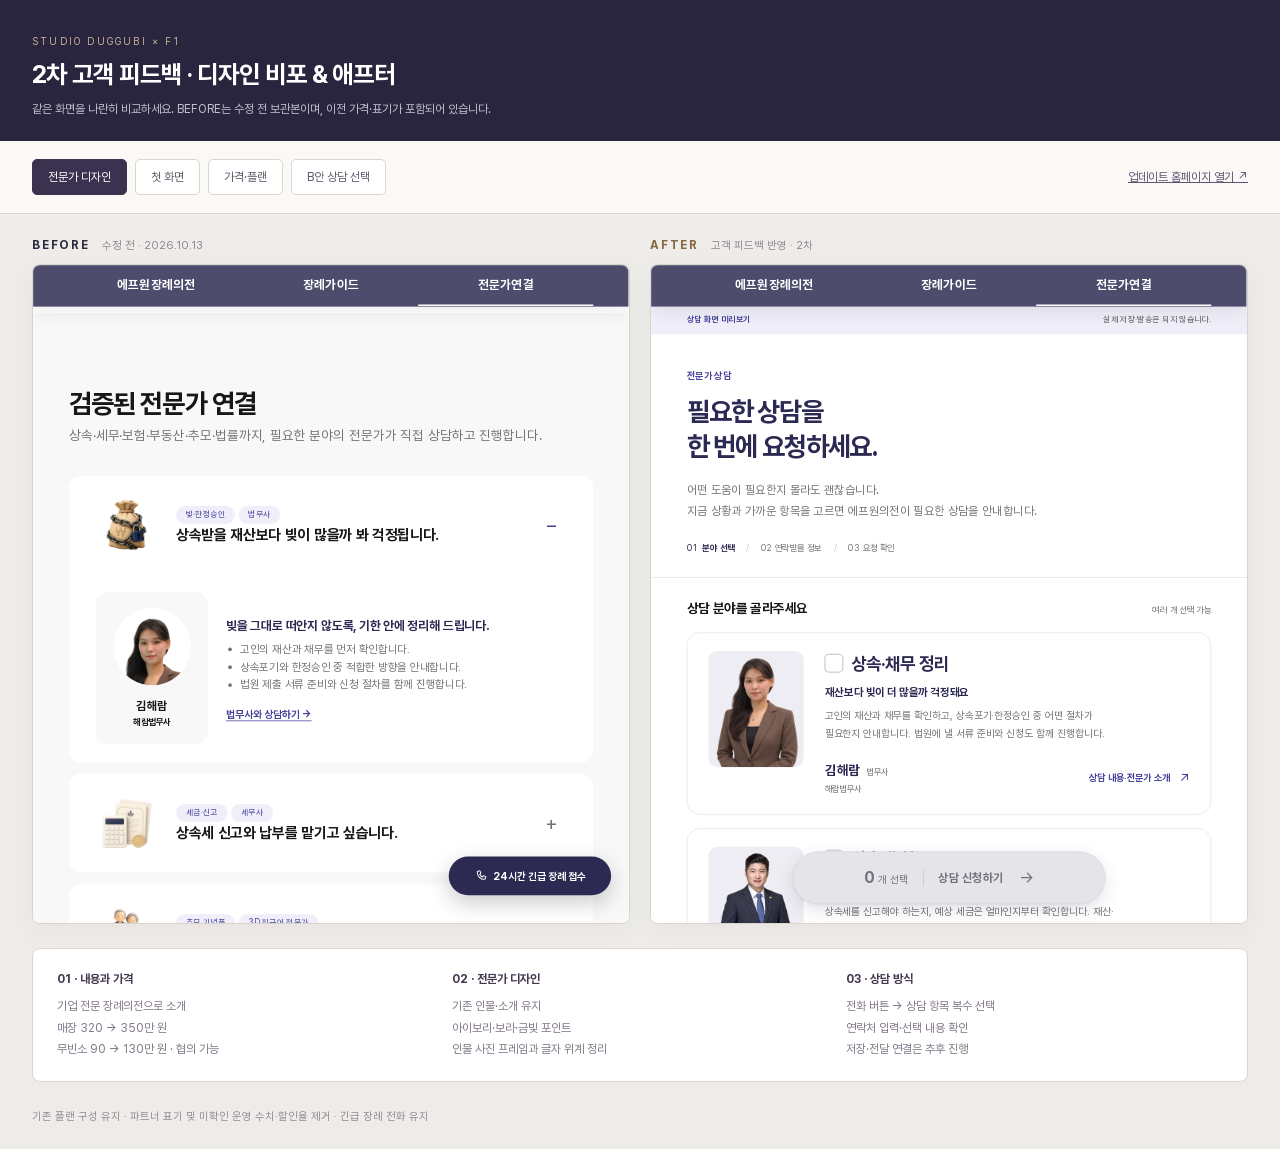
<file: compare.html>
<!doctype html><html lang="ko"><head><meta charset="utf-8"><meta name="viewport" content="width=device-width,initial-scale=1"><meta name="robots" content="noindex,nofollow"><title>F1 · 2차 디자인 비포 & 애프터</title><link rel="stylesheet" href="assets/pretendard.css"><style>
*{box-sizing:border-box}body{margin:0;background:#eeece8;color:#2e2940;font-family:Pretendard,sans-serif}header{padding:30px 32px 22px;background:#29253e;color:white}header small{font-size:10px;letter-spacing:.22em;color:#c8b595}h1{font-size:25px;letter-spacing:-.04em;margin:10px 0}header p{font-size:12px;color:#c5bfd0;line-height:1.7;margin:0}nav{display:flex;gap:8px;flex-wrap:wrap;padding:18px 32px;background:#faf9f6;border-bottom:1px solid #ddd6cb}button{padding:10px 15px;border:1px solid #ddd5ca;background:#fff;color:#625769;border-radius:5px;cursor:pointer;font:500 12px Pretendard,sans-serif}button[aria-pressed=true]{background:#3b324f;border-color:#3b324f;color:white}.live{margin-left:auto;color:#615371;font-size:12px;align-self:center}.grid{display:grid;grid-template-columns:1fr 1fr;gap:20px;padding:24px 32px}.panel{min-width:0}.label{display:flex;align-items:center;gap:12px;margin-bottom:12px}.label strong{font-size:12px;letter-spacing:.15em}.label span{font-size:11px;color:#8f8493}.label.after strong{color:#846940}.window{height:660px;overflow:hidden;border:1px solid #d9d3cc;border-radius:8px;background:white;box-shadow:0 8px 24px #30253b09}iframe{border:0;display:block;width:800px;transform-origin:top left;background:white}.notes{margin:0 32px 28px;padding:20px 24px;background:white;border:1px solid #ddd6cb;border-radius:8px;display:grid;grid-template-columns:repeat(3,1fr);gap:18px;font-size:12px;line-height:1.8}.notes b{display:block;color:#45384f;margin-bottom:5px}.notes p{margin:0;color:#837888}footer{padding:0 32px 26px;font-size:11px;color:#968895} @media(max-width:760px){header{padding:24px 20px}nav{padding:14px 20px}.grid{grid-template-columns:1fr;padding:20px;gap:26px}.notes{margin:0 20px 24px;grid-template-columns:1fr}.live{margin-left:0}h1{font-size:22px}}
</style></head><body><header><small>STUDIO DUGGUBI × F1</small><h1>2차 고객 피드백 · 디자인 비포 & 애프터</h1><p>같은 화면을 나란히 비교하세요. BEFORE는 수정 전 보관본이며, 이전 가격·표기가 포함되어 있습니다.</p></header><nav aria-label="비교할 화면"><button data-view="experts" aria-pressed="true">전문가 디자인</button><button data-view="home" aria-pressed="false">첫 화면</button><button data-view="plans" aria-pressed="false">가격·플랜</button><button data-view="consultation" aria-pressed="false">B안 상담 선택</button><a class="live" href="index.html" target="_blank" rel="noopener">업데이트 홈페이지 열기 ↗</a></nav><main><div class="grid"><section class="panel"><div class="label"><strong>BEFORE</strong><span>수정 전 · 2026.10.13</span></div><div class="window"><iframe id="before" title="수정 전 홈페이지" src="before.html#onestop-cases"></iframe></div></section><section class="panel"><div class="label after"><strong>AFTER</strong><span>고객 피드백 반영 · 2차</span></div><div class="window"><iframe id="after" title="수정 후 홈페이지" src="index.html#onestop-cases"></iframe></div></section></div><div class="notes"><div><b>01 · 내용과 가격</b><p>기업 전문 장례의전으로 소개<br>매장 320 → 350만 원<br>무빈소 90 → 130만 원 · 협의 가능</p></div><div><b>02 · 전문가 디자인</b><p>기존 인물·소개 유지<br>아이보리·보라·금빛 포인트<br>인물 사진 프레임과 글자 위계 정리</p></div><div><b>03 · 상담 방식</b><p>전화 버튼 → 상담 항목 복수 선택<br>연락처 입력·선택 내용 확인<br>저장·전달 연결은 추후 진행</p></div></div></main><footer>기존 플랜 구성 유지 · 파트너 표기 및 미확인 운영 수치·할인율 제거 · 긴급 장례 전화 유지</footer><script>
const frames=[document.querySelector('#before'),document.querySelector('#after')];let active='experts';
function size(){frames.forEach(frame=>{const w=frame.parentElement.clientWidth;const scale=Math.min(1,w/800);frame.style.width='800px';frame.style.height=(660/scale)+'px';frame.style.transform=`scale(${scale})`})}
function position(frame){const doc=frame.contentDocument;if(!doc)return;const expert=doc.querySelector('#expert-legal-office');if(expert)expert.open=true;let target=active==='plans'?doc.querySelector('.plan-section'):active==='home'?doc.querySelector('#home'):active==='consultation'&&frame.id==='after'?doc.querySelector('#consultation'):doc.querySelector('#onestop-cases');if(target){const top=target.getBoundingClientRect().top+frame.contentWindow.scrollY;frame.contentWindow.scrollTo(0,Math.max(0,top-65))}}
function navigate(view){active=view;document.querySelectorAll('[data-view]').forEach(b=>b.setAttribute('aria-pressed',String(b.dataset.view===view)));frames.forEach(frame=>{const hash=['home','plans'].includes(view)?'home':view==='consultation'&&frame.id==='after'?'consultation':'onestop-cases';frame.src=(frame.id==='before'?'before.html':'index.html')+'#'+hash;});}
frames.forEach(frame=>frame.addEventListener('load',()=>{frame.contentWindow.addEventListener('hashchange',()=>requestAnimationFrame(()=>requestAnimationFrame(()=>position(frame))));size();requestAnimationFrame(()=>requestAnimationFrame(()=>position(frame)))}));document.querySelectorAll('[data-view]').forEach(b=>b.addEventListener('click',()=>navigate(b.dataset.view)));window.addEventListener('resize',size);size();
</script></body></html>
</file>
<file: assets/pretendard.css>
/* Pretendard, SIL Open Font License 1.1 */
@font-face{font-family:Pretendard;font-style:normal;font-weight:400;font-display:swap;src:url('Pretendard-Regular.woff2') format('woff2')}
@font-face{font-family:Pretendard;font-style:normal;font-weight:700;font-display:swap;src:url('Pretendard-Bold.woff2') format('woff2')}
@font-face{font-family:Pretendard;font-style:normal;font-weight:800;font-display:swap;src:url('Pretendard-ExtraBold.woff2') format('woff2')}
</file>
<file: styles.css>
:root{
  color-scheme:light;
  --color-brand:#2C2A52;
  --color-brand-hover:#242247;
  --color-brand-pressed:#1D1B3A;
  --color-accent:#46429A;
  --color-accent-hover:#3C3886;
  --color-accent-pressed:#322F73;
  --color-accent-soft:#EFEEF9;
  --color-white:#FFFFFF;
  --color-neutral-50:#F8F8F9;
  --color-neutral-100:#F2F2F5;
  --color-neutral-200:#E5E5E8;
  --color-neutral-300:#C7C7CE;
  --color-neutral-400:#A3A3AA;
  --color-neutral-500:#737373;
  --color-neutral-600:#595962;
  --color-neutral-700:#3B3B3B;
  --color-neutral-800:#222222;
  --color-neutral-900:#171717;
  --color-canvas:#EEEEF1;
  --color-surface:var(--color-white);
  --color-surface-subtle:var(--color-neutral-50);
  --color-surface-muted:var(--color-neutral-100);
  --color-text-primary:var(--color-neutral-900);
  --color-text-secondary:var(--color-neutral-500);
  --color-text-tertiary:var(--color-neutral-600);
  --color-text-inverse:var(--color-white);
  --color-text-inverse-muted:var(--color-neutral-300);
  --color-border:var(--color-neutral-200);
  --color-border-strong:var(--color-neutral-300);
  --color-disabled:var(--color-neutral-400);
  --color-focus-ring:rgba(70,66,154,.35);
  --color-overlay:rgba(23,23,23,.72);
  --color-surface-dark:var(--color-neutral-900);
  --color-info:#2F78D0;
  --color-info-soft:#EEF6FF;
  --color-success:#287A4B;
  --color-warning:#9A6700;
  --color-danger:#B42318;
  --seed-color-bg-brand:var(--color-brand);
  --seed-color-bg-accent:var(--color-accent);
  --seed-color-bg-neutral-weak:var(--color-surface-subtle);
  --seed-color-fg-neutral:var(--color-text-primary);
  --seed-color-fg-neutral-muted:var(--color-text-secondary);
  --seed-color-stroke-neutral-muted:var(--color-border);
  --seed-radius-r3:12px;
  --seed-radius-r4:16px;
  --seed-radius-r5:24px;
  --radius-control:8px;
  --radius-compact:16px;
  --radius-card:16px;
  --radius-panel:16px;
  --radius-bubble:20px;
  --radius-button:999px;
  --radius-pill:999px;
  --radius-round:50%;
  /* Controls: one shared source for buttons and compact information chips. */
  --button-radius:999px;
  --button-height-sm:36px;
  --button-height-md:44px;
  --button-height-lg:52px;
  --button-padding-sm:23px;
  --button-padding-md:30px;
  --button-padding-lg:34px;
  --button-label-sm:13px;
  --button-label-md:14px;
  --button-label-lg:18px;
  --button-label-weight:700;
  --button-primary-bg:var(--color-brand);
  --button-primary-bg-hover:var(--color-brand-hover);
  --button-primary-bg-pressed:var(--color-brand-pressed);
  --button-primary-fg:var(--color-white);
  --button-inverse-bg:var(--color-white);
  --button-inverse-bg-hover:var(--color-neutral-100);
  --button-inverse-fg:var(--color-brand);
  --chip-radius:999px;
  --chip-height:24px;
  --chip-padding-x:13px;
  --chip-label-size:11px;
  --chip-label-weight:400;
  --chip-bg:var(--color-accent-soft);
  --chip-fg:var(--color-accent);
  --seed-space-x2:8px;
  --seed-space-x3:12px;
  --seed-space-x4:16px;
  --seed-space-x6:24px;
  --seed-space-x8:32px;
  --seed-space-x12:48px;
  /* Typography: tablet is the base canvas; mobile changes at 640px. */
  --type-display-title:54px;
  --type-section-title:36px;
  --type-section-description:18px;
  --type-section-title-line:1.2;
  --main:var(--color-brand);
  --accent:var(--color-accent);
  --text:var(--color-text-primary);
  --sub:var(--color-text-secondary);
  --cool:var(--color-surface-subtle);
  --line:var(--color-border)
}


/* Closed ONE-STOP rows show only the question; expertise appears in the expanded profile. */
.services summary>b{grid-column:2;grid-row:1/3;align-self:center;font-size:20px;line-height:1.4;font-weight:700}
@media(max-width:640px){.services summary>b{font-size:16px;line-height:1.4}}
*{box-sizing:border-box}html{scroll-behavior:smooth}body{margin:0;color:var(--text);font-family:Pretendard,-apple-system,BlinkMacSystemFont,"Segoe UI",sans-serif;font-weight:400;background:var(--color-canvas)}a{color:inherit;text-decoration:none}img{display:block;max-width:100%}button{font:inherit}
.site-header,main,.footer{width:min(100%,800px);margin:auto}.site-header{height:92px;padding:20px 48px;display:flex;align-items:center;justify-content:space-between;background:var(--main);color:var(--color-white);position:sticky;top:0;z-index:20}.brand img{width:237px;height:48px}.nav{display:flex;gap:32px;align-items:center}.nav a{font-size:20px;padding:7px 0;border-bottom:2px solid transparent}.nav a.active{border-color:var(--color-white)}.menu-button{display:none;border:0;background:transparent;color:var(--color-white);font-size:26px}.page{background:var(--color-white)}.hero{position:relative;overflow:hidden;color:var(--color-white)}.home-hero{height:940px;background:var(--main) url('assets/home-hero.png') center/cover no-repeat}.home-hero:after,.onestop-hero:after,.closing:after{content:"";position:absolute;inset:auto 0 0;height:38%;background:linear-gradient(transparent,rgba(44,42,82,.96))}.hero-copy{position:relative;z-index:1;padding:120px 48px}.hero h1{font-size:54px;line-height:1.2;letter-spacing:-1.1px;margin:0 0 24px}.pill{display:inline-flex;background:var(--color-white);color:var(--accent);padding:14px 22px;font-size:24px;font-weight:800}.section{padding:100px 48px;background:var(--color-white)}.section.muted{background:var(--cool)}.heading{margin-bottom:42px}.heading h1,.heading h2{font-size:36px;line-height:1.2;letter-spacing:-.3px;margin:0 0 6px}.heading p{font-size:18px;color:var(--sub);margin:0;line-height:1.45}.chat-list{display:grid;gap:24px}.chat{position:relative;min-height:300px}.question,.answer{margin:0;padding:22px 33px;border-radius:var(--radius-panel);font-size:23px;line-height:1.45}.question{display:inline-block;margin:25px 0 0 77px;background:var(--cool);font-weight:400}.answer{width:90%;margin:12px 60px 0 auto;background:var(--accent);color:var(--color-white)}.compare{display:grid;grid-template-columns:1fr 1fr;gap:20px}.compare-card{border-radius:var(--radius-panel);overflow:hidden;background:var(--color-white);border:1px solid var(--line)}.compare-card>h3,.compare-card>p{margin:0;padding:18px 24px 0}.compare-card>p{padding-top:4px;color:var(--sub)}.compare-card ul{list-style:none;margin:20px 24px;padding:0}.compare-card li{display:grid;gap:4px;padding:15px 0;border-top:1px solid var(--line)}.compare-card li span{color:var(--sub);font-size:14px}.compare-card.featured{border:2px solid var(--accent)}.compare-card.featured h3{color:var(--accent)}.photo-grid{display:grid;grid-template-columns:1fr 1fr;gap:24px}.photo-grid figure{margin:0;height:342px;border-radius:var(--radius-panel);overflow:hidden;position:relative;background:var(--color-neutral-800)}.photo-grid img{width:100%;height:100%;object-fit:cover}.photo-grid figure:after{content:"";position:absolute;inset:40% 0 0;background:linear-gradient(transparent,rgba(0,0,0,.82))}.photo-grid figcaption{position:absolute;z-index:1;left:24px;bottom:24px;color:var(--color-white);display:grid;gap:4px}.photo-grid figcaption b{font-size:20px}.photo-grid figcaption span{color:var(--color-neutral-300)}.closing{height:653px;padding:100px 48px;position:relative;color:var(--color-white);background:var(--main) url('assets/home-cta.png') center/cover}.closing>div{position:relative;z-index:1}.closing h2{font-size:36px;margin:0 0 6px}.closing p{color:var(--color-neutral-300)}.place-list{display:grid;gap:16px}.place{display:flex;align-items:center;gap:40px;padding:24px 36px;border-radius:var(--radius-panel);background:var(--cool)}.place img{width:86px;height:86px;object-fit:contain}.place h3{font-size:24px;color:var(--accent);margin:0 0 2px}.place b{font-size:20px;color:var(--main)}.place p{color:var(--sub);margin:8px 0 0}.days{display:grid;grid-template-columns:repeat(3,1fr);gap:10px}.day{background:var(--color-white);border-radius:var(--radius-panel);overflow:hidden;padding-bottom:22px}.day h3{background:var(--accent);color:var(--color-white);padding:14px 24px;margin:0;font-size:24px}.day img{width:60px;height:80px;object-fit:contain;margin:16px 24px}.day h4,.day ol{margin:0 24px}.day h4{color:var(--main);font-size:20px}.day ol{padding-left:20px;color:var(--sub);line-height:1.45;margin-top:8px}.admin{border-radius:var(--radius-panel);background:var(--cool);padding:10px 24px}.admin>div{padding:14px 0;border-bottom:1px solid var(--line)}.admin>div:last-child{border:0}.admin b{font-size:20px;color:var(--accent)}.admin p{color:var(--sub);margin:4px 0 0}.onestop-hero{height:596px;background:url('assets/onestop-hero.png') center/cover}.onestop-hero>div{position:absolute;z-index:1;left:72px;bottom:80px}.onestop-hero h1{font-size:36px}.experts{display:flex;gap:24px;overflow:auto;padding-top:52px}.expert{min-width:365px;padding:22px;border-radius:var(--radius-panel);background:var(--cool);display:flex;gap:16px}.expert img{width:104px;height:104px;border-radius:var(--radius-round);object-fit:cover}.expert h3{margin:0;font-size:24px}.expert small{font-size:16px;font-weight:700}.expert p{color:var(--sub)}.expert a,.service-expert a{display:inline-block;padding:8px 14px;background:var(--accent);color:var(--color-white);font-size:14px}.services{background:var(--color-white);border-radius:var(--radius-panel);padding:8px 24px}.services details{padding:16px 0;border-bottom:1px solid var(--line)}.services summary{cursor:pointer;font-size:20px;font-weight:700;list-style:none}.services summary span{display:block;color:var(--sub);font-size:14px;font-weight:700}.services details>p{color:var(--sub)}.service-expert{display:flex;gap:20px;padding-top:20px}.service-expert img{width:124px;height:124px;object-fit:cover;border-radius:var(--radius-card)}.service-expert p{color:var(--sub)}.footer{background:var(--color-neutral-900);color:var(--color-neutral-300);padding:100px 48px 50px}.footer img{width:237px}.footer p{line-height:1.45}.footer hr{border:0;border-top:1px solid var(--color-neutral-700);margin:24px 0}.footer small{font-size:13px}
@media(max-width:640px){body{background:var(--color-white)}.site-header{height:64px;padding:12px 20px}.brand img{width:142px;height:auto}.menu-button{display:block}.nav{display:none;position:absolute;top:64px;left:0;right:0;background:var(--main);padding:12px 20px 20px;flex-direction:column;align-items:flex-start;gap:12px}.nav.open{display:flex}.nav a{font-size:16px}.section{padding:56px 20px}.page>.section:first-child{padding-top:80px}.hero-copy{padding:64px 24px}.hero h1{font-size:clamp(34px,10vw,44px)}.home-hero{height:690px;background-position:center bottom}.pill{font-size:17px;padding:12px 18px}.heading{margin-bottom:28px}.heading h1,.heading h2,.closing h2{font-size:clamp(24px,7vw,30px)}.heading p{font-size:14px}.chat-list{gap:20px}.chat{min-height:0;display:grid;gap:10px}.question,.answer{padding:16px 32px;border-radius:var(--radius-card);font-size:16px}.question{margin:0 0 0 28px;width:max-content;max-width:82%}.answer{width:calc(100% - 56px);margin:0 20px 12px auto}.compare{gap:8px}.compare-card{border-radius:var(--radius-compact)}.compare-card>h3{font-size:16px;padding:14px 12px 0}.compare-card>p{font-size:12px;padding:4px 12px 0}.compare-card ul{margin:12px}.compare-card li{padding:10px 0}.compare-card li b{font-size:13px}.compare-card li span{font-size:11px}.photo-grid{gap:10px}.photo-grid figure{height:190px;border-radius:var(--radius-compact)}.photo-grid figcaption{left:14px;bottom:14px}.photo-grid figcaption b{font-size:15px}.photo-grid figcaption span{font-size:11px}.closing{height:430px;padding:56px 20px}.closing p{font-size:14px}.place-list{gap:12px}.place{gap:14px;padding:14px 21px;border-radius:var(--radius-compact)}.place img{width:54px;height:54px}.place h3{font-size:16px}.place b{font-size:14px}.place p{font-size:11px;margin-top:4px}.days{gap:6px}.day{border-radius:var(--radius-compact);padding-bottom:14px}.day h3{font-size:15px;padding:10px 12px}.day img{width:40px;height:54px;margin:10px 12px}.day h4{font-size:13px;margin:0 10px}.day ol{font-size:10px;margin:6px 8px 0;padding-left:16px}.admin{border-radius:var(--radius-compact);padding:8px 14px}.admin>div{padding:11px 0}.admin b{font-size:14px}.admin p{font-size:11px}.onestop-hero{height:440px}.onestop-hero>div{left:20px;bottom:42px}.onestop-hero h1{font-size:26px}.experts{gap:12px;margin-right:-20px;padding-top:28px}.expert{min-width:310px;padding:16px;border-radius:var(--radius-compact)}.expert img{width:82px;height:82px}.expert h3{font-size:18px}.expert p{font-size:13px}.services{border-radius:var(--radius-compact);padding:6px 14px}.services details{padding:13px 0}.services summary{font-size:15px}.service-expert img{width:84px;height:84px}.footer{padding:56px 20px 36px}.footer img{width:180px}.footer p{font-size:13px}}
@media(max-width:380px){.section{padding-left:16px;padding-right:16px}.site-header{padding-left:16px;padding-right:16px}.question,.answer{font-size:15px}.photo-grid figure{height:170px}.place{gap:10px;padding:12px 18px}.place img{width:46px;height:46px}.place h3{font-size:15px}.place b{font-size:13px}.onestop-hero h1{font-size:24px}}
.plan-section{padding-top:80px;padding-bottom:120px;background:var(--cool)}.plan-tabs{height:43px;display:flex;align-items:flex-start}.plan-tabs button{height:67px;border:0;padding:12px 24px 36px;border-radius:var(--radius-panel) var(--radius-panel) 0 0;background:var(--color-neutral-300);color:var(--color-neutral-600);font-weight:700;font-size:16px;white-space:nowrap}.plan-tabs button:nth-child(2){background:var(--color-neutral-200)}.plan-tabs button.selected{background:var(--color-white);color:var(--text)}.plan-card{background:var(--color-white);border-radius:0 var(--radius-panel) var(--radius-panel) var(--radius-panel);overflow:hidden;padding-bottom:20px}.plan-summary{height:136px;padding:12px 48px;display:grid;grid-template-columns:100px 1fr auto;align-items:center;gap:24px}.plan-summary>img{width:100px;height:100px;object-fit:cover;border-radius:var(--radius-control)}.plan-summary h3{font-size:24px;margin:0}.plan-summary>div{display:grid;text-align:right}.plan-summary small{font-size:14px;color:var(--sub)}.plan-summary strong{font-size:36px;color:var(--accent);line-height:1.2}.plan-summary em{font-size:16px;font-style:normal;margin-left:4px}.plan-items{width:622px;margin:auto}.plan-items>div{height:49px;display:grid;grid-template-columns:45px 119px 1fr;gap:10px;align-items:center;padding:2px 48px}.plan-items>div:nth-child(odd){background:var(--color-neutral-50)}.plan-items img{width:45px;height:45px;object-fit:contain}.plan-items b,.plan-items span{font-size:16px;line-height:1.2}.plan-items span{color:var(--sub);white-space:nowrap}.partners{height:102px;display:grid;grid-template-columns:repeat(4,1fr);grid-template-rows:repeat(2,1fr);row-gap:10px}.partners>div{display:flex;align-items:center;justify-content:center;border-left:1px solid var(--line);border-right:1px solid var(--line)}.partners img{max-width:118px;max-height:20px;object-fit:contain}.partners-section{box-shadow:0 1px 4px rgba(12,12,13,.05)}.services summary{display:grid;grid-template-columns:47px 1fr;grid-template-rows:auto auto;column-gap:18px;align-items:center;position:relative;padding-right:30px}.services summary:after{position:absolute;right:4px;top:50%;transform:translateY(-50%);color:var(--color-neutral-300);font-size:25px}.services summary>img{grid-row:1/3;width:47px;height:47px;object-fit:contain}.services summary span{grid-column:2}.services details>p{margin-left:65px}.service-expert{padding:24px 0 30px}.service-expert>img{border-radius:var(--radius-round)}
@media(max-width:640px){.plan-section{padding-top:48px;padding-bottom:64px}.plan-tabs{height:32px}.plan-tabs button{height:49px;padding:9px 10px 25px;font-size:10px;border-radius:var(--radius-compact) var(--radius-compact) 0 0}.plan-card{border-radius:0 var(--radius-compact) var(--radius-compact) var(--radius-compact);padding-bottom:14px}.plan-summary{height:92px;padding:8px 16px;grid-template-columns:64px 1fr auto;gap:10px}.plan-summary>img{width:64px;height:64px}.plan-summary h3{font-size:16px}.plan-summary small{font-size:9px}.plan-summary strong{font-size:25px}.plan-summary em{font-size:11px}.plan-items{width:calc(100% - 24px)}.plan-items>div{height:38px;padding:1px 10px;grid-template-columns:34px 72px 1fr;gap:6px}.plan-items img{width:34px;height:34px}.plan-items b,.plan-items span{font-size:10px}.plan-items span{white-space:normal}.partners{height:92px;row-gap:8px}.partners img{max-width:72px;max-height:15px}.services summary{grid-template-columns:38px 1fr;column-gap:12px;font-size:14px}.services summary>img{width:38px;height:38px}.services summary span{font-size:11px}.services details>p{margin-left:50px}}
.chat-user{flex:none;width:50px;height:50px;display:block}.chat-user img{width:100%;height:100%;display:block}.chat-avatar{flex:none;width:60px;height:60px;border-radius:var(--radius-round);overflow:hidden;display:block}.chat-avatar img{width:100%;height:100%;object-fit:cover;display:block}.compare-card.featured>h3{display:flex;align-items:center;gap:10px}.compare-card.featured>h3 img{width:22px;height:24px}.expert-arrows{display:flex;gap:24px;margin-top:42px}.expert-arrows button{width:42px;height:42px;padding:0;border:0;background:transparent}.expert-arrows img{width:42px;height:42px}.experts{scrollbar-width:none}.experts::-webkit-scrollbar{display:none}
@media(max-width:640px){.chat-user{width:36px;height:36px}.chat-avatar{width:44px;height:44px}.compare-card.featured>h3{gap:5px}.compare-card.featured>h3 img{width:15px;height:16px}.expert-arrows{gap:12px;margin-top:24px}.expert-arrows button,.expert-arrows img{width:34px;height:34px}}
.home-hero{background:var(--main)}.home-hero-image{position:absolute;left:11.46px;top:-190.41px;width:788.545px;height:1182.817px;max-width:none;object-fit:fill;transform:scaleX(-1);transform-origin:center}.home-hero:after{z-index:0}.hero-copy{position:relative;z-index:1}
.plan-tabs button{cursor:pointer;transition:background-color .16s ease,color .16s ease}.plan-tabs button:focus-visible{outline:3px solid var(--accent);outline-offset:-3px}.plan-card{transition:opacity .16s ease}
@media(max-width:640px){.home-hero{height:auto;aspect-ratio:800/580}.home-hero-image{left:1.4325%;top:-20.256%;width:98.568%;height:144.7%}.home-hero:after{height:22%}.hero-copy{padding:15% 6% 6%}.hero h1{font-size:6.75vw}.pill{font-size:3vw;padding:1.75% 2.75%}}
/* Chat mock: flow layout with CSS-drawn bubble tails, no positioned image assets. */
.chat-list{gap:28px}
.chat{display:flex;flex-direction:column;gap:14px}
.chat-row{display:flex;align-items:flex-start;gap:12px}
.chat-row.user{justify-content:flex-start}
.chat-row.bot{justify-content:flex-end}
.chat .question,.chat .answer{position:relative;box-sizing:border-box;margin:0;width:auto;font-size:22px;line-height:1.45}
.chat-row.bot .answer{max-width:78%}
.question:before{content:"";position:absolute;left:-8px;top:18px;width:0;height:0;border:8px solid transparent;border-right-color:var(--cool);border-left-width:0}
.answer:before{content:"";position:absolute;right:-8px;top:18px;width:0;height:0;border:8px solid transparent;border-left-color:var(--accent);border-right-width:0}
#home .section.muted .chat .question:before{border-right-color:var(--color-white)}
@media(max-width:640px){
  .chat-list{gap:16px}
  .chat{gap:8px}
  .chat-row{gap:8px}
  .chat .question,.chat .answer{font-size:15px;line-height:1.45}
  .chat-row.bot .answer{max-width:80%}
  .question:before,.answer:before{border-width:6px}
  .question:before{left:-6px;top:14px}
  .answer:before{right:-6px;top:14px}
}
.compare{gap:20px}.compare-card{height:383px;border:0;border-radius:var(--radius-panel);background:var(--color-white)}.compare-card.prepaid{background:var(--color-canvas)}.compare-head{height:91px;padding:18px 36px;display:flex;flex-direction:column;justify-content:center;background:var(--color-neutral-400)}.compare-head h3,.compare-head p{margin:0}.compare-head h3{font-size:24px;line-height:1.2}.compare-head p{margin-top:2px;font-size:16px;line-height:1.4}.prepaid .compare-head{color:var(--color-neutral-200)}.featured .compare-head{background:var(--main);color:var(--color-white)}.featured .compare-head p{color:var(--color-neutral-300)}.compare-card ul{margin:10px 24px 0}.compare-card li{height:90px;padding:4px 0 6px;display:flex;flex-direction:column;justify-content:center}.compare-card li b{font-size:20px;line-height:1.2}.compare-card li span{font-size:16px;line-height:1.4}.prepaid li b,.prepaid li span{color:var(--color-neutral-400)}.featured li b{color:var(--main)}.featured li span{color:var(--sub)}.compare-card.featured{border:0}.compare-card.featured>h3{display:block}.compare-head h3{display:flex;align-items:center;gap:10px}.compare-head h3 img{width:22px;height:23.796px;flex:none}
@media(max-width:640px){.compare{gap:10px}.compare-card{height:calc((100vw - 50px)*1.1);border-radius:var(--radius-compact)}.compare-head{height:24%;padding:5% 7%}.compare-head h3{font-size:3.1vw}.compare-head p{font-size:2.1vw}.compare-card ul{height:76%;margin:0 7%}.compare-card li{height:33.333%;padding:2% 0}.compare-card li b{font-size:2.6vw}.compare-card li span{font-size:2.05vw}.compare-head h3{gap:5px}.compare-head h3 img{width:3vw;height:3.25vw}}
.compare-section .compare-card,.compare-section .compare-card *{font-family:Pretendard,sans-serif}.compare-section .compare-card{width:348px;height:383px;flex:none}.compare-section .compare-head h3,.compare-section .compare-card li b{font-weight:700}.compare-section .compare-head p,.compare-section .compare-card li span{font-weight:400}
@media(max-width:640px){.compare-section .compare{gap:10px}.compare-section .compare-card{width:calc((100vw - 50px)/2);height:calc(((100vw - 50px)/2)*1.100575)}.compare-section .compare-head{height:23.76%;padding:5.46% 6.9%}.compare-section .compare-card ul{height:76.24%;margin:0 6.9%}.compare-section .compare-card li{height:33.333%}}
.expert-section{overflow:hidden;padding-left:48px;padding-right:48px}.expert-section .experts{width:calc(100% + 445px);margin-left:-222.5px;display:flex;gap:27px;overflow-x:auto;scroll-behavior:smooth;scroll-snap-type:x mandatory;padding:52px 0 0}.expert-section .expert{position:relative;flex:0 0 365px;width:365px;height:195px;padding:0;border-radius:0;background:var(--cool);overflow:visible;scroll-snap-align:center}.expert-section .expert .person-photo{position:absolute;left:19.5px;top:-46.85px;width:104.2px;height:104.2px;border-radius:var(--radius-round);z-index:1}.expert-section .expert>div{display:contents}.expert-section .expert h3{position:absolute;left:138.5px;top:22.35px;width:214px;margin:0;font-size:24px;line-height:35px;font-weight:700}.expert-section .expert h3 small{font-size:16px;font-weight:700}.expert-section .expert p{position:absolute;left:12px;top:86px;width:329px;margin:0;color:var(--sub);font-size:16px;line-height:1.4;font-weight:400}.expert-section .expert a{position:absolute;left:12px;top:144.55px}.person-photo{display:block;background-image:url('assets/onestop-hero.png');background-size:700% auto;background-repeat:no-repeat;background-color:var(--color-canvas)}.person-1{background-position:0% 16%}.person-2{background-position:20% 16%}.person-3{background-position:40% 16%}.person-5{background-position:80% 16%}.person-6{background-position:100% 16%}.person-photo.florist{object-fit:cover;object-position:center top;background:none}.expert-section .expert-arrows{margin-top:42px}.service-expert{min-height:174px;align-items:flex-start}.service-expert .person-photo{flex:0 0 124px;width:124px;height:124px;border-radius:var(--radius-round)}.service-expert>div{padding-top:8px}.service-expert b{font-size:24px;line-height:1.45}.service-expert b small{font-size:16px}.service-expert p{margin:4px 0 16px;font-size:16px;line-height:1.4}.services details[open] .service-expert{display:flex}.services details:not([open]) .service-expert{display:none}
@media(max-width:640px){.expert-section{padding-left:20px;padding-right:20px}.expert-section .experts{width:calc(100% + 220px);margin-left:-110px;gap:13px;padding-top:32px}.expert-section .expert{flex-basis:182px;width:182px;height:98px}.expert-section .expert .person-photo{left:10px;top:-24px;width:52px;height:52px}.expert-section .expert h3{left:69px;top:11px;width:107px;font-size:12px;line-height:18px}.expert-section .expert h3 small{font-size:8px}.expert-section .expert p{left:6px;top:43px;width:165px;font-size:8px;line-height:1.4}.expert-section .expert a{left:6px;top:72px}.expert-section .expert-arrows{margin-top:22px}.service-expert{min-height:104px;gap:12px}.service-expert .person-photo{flex-basis:78px;width:78px;height:78px}.service-expert>div{padding-top:3px}.service-expert b{font-size:15px}.service-expert b small{font-size:11px}.service-expert p{font-size:11px;margin:3px 0 8px}}
.expert-section .expert .person-photo,.service-expert .person-photo{object-fit:cover;object-position:center 22%;background:none}.services details:last-child{border-bottom:0}.services details:last-child summary{padding-bottom:0}
.site-header{position:fixed;top:0;left:50%;transform:translateX(-50%);z-index:100;background:linear-gradient(180deg,rgba(25,23,55,.66) 0%,rgba(44,42,82,.28) 68%,rgba(44,42,82,0) 100%);border-bottom:1px solid rgba(255,255,255,.08);backdrop-filter:blur(8px);-webkit-backdrop-filter:blur(8px)}#info{padding-top:92px}.home-hero .hero-copy{padding-top:148px}.onestop-hero>div{bottom:80px}
@media(max-width:640px){.site-header{background:linear-gradient(180deg,rgba(25,23,55,.72),rgba(44,42,82,.18));backdrop-filter:blur(7px);-webkit-backdrop-filter:blur(7px)}#info{padding-top:64px}.home-hero .hero-copy{padding-top:18%}}
.services .service-expert{min-height:132px;gap:20px;padding:20px 0 24px}.services .service-expert .person-photo{flex:0 0 96px;width:96px;height:96px}.services .service-expert>div{padding-top:4px}
@media(max-width:640px){.services .service-expert{min-height:86px;gap:12px;padding:14px 0 18px}.services .service-expert .person-photo{flex-basis:64px;width:64px;height:64px}}
.services{width:704px;padding:24px 48px;border-radius:var(--radius-panel);background:var(--color-white)}.services details{margin:0;padding:24px 0;border-bottom:1px solid var(--line)}.services details:first-child{padding-top:0}.services details:last-child{padding-bottom:0;border-bottom:0}.services summary{height:49px;padding:0;grid-template-columns:47px 1fr 42px;grid-template-rows:auto auto;column-gap:24px}.services summary>img{width:47px;height:47px;grid-row:1/3}.services summary span{font-size:14px;line-height:1.45;font-weight:700}.services summary{font-size:20px;line-height:1.45;font-weight:700}.services summary:after{position:static;grid-column:3;grid-row:1/3;align-self:center;justify-self:center;width:42px;height:42px;display:flex;align-items:center;justify-content:center;transform:none}.services details[open] .service-expert{height:179px;min-height:179px;margin-top:24px;padding:0 48px 0 0;display:flex;align-items:center;gap:40px}.services .service-expert .person-photo{flex:0 0 124px;width:124px;height:124px;border-radius:var(--radius-round);object-fit:cover;object-position:center 22%}.services .service-expert>div{height:126px;padding:0;display:flex;flex-direction:column;justify-content:center;gap:18px}.services .service-expert b{font-size:24px;line-height:1.45;font-weight:700}.services .service-expert b small{font-size:18px;line-height:1.65;font-weight:700}.services .service-expert p{margin:0;font-size:16px;line-height:1.4;font-weight:400}.services .service-expert a{text-align:center}
@media(max-width:640px){.services{width:100%;padding:14px 20px;border-radius:var(--radius-compact)}.services details{padding:14px 0}.services summary{height:36px;grid-template-columns:36px 1fr 30px;column-gap:12px;font-size:13px}.services summary>img{width:36px;height:36px}.services summary span{font-size:10px}.services summary:after{width:30px;height:30px;font-size:18px}.services details[open] .service-expert{height:104px;min-height:104px;margin-top:14px;padding:0 12px 0 0;gap:18px}.services .service-expert .person-photo{flex-basis:72px;width:72px;height:72px}.services .service-expert>div{height:88px;gap:8px}.services .service-expert b{font-size:15px}.services .service-expert b small{font-size:11px}.services .service-expert p{font-size:10px}}
.expert-section .experts{width:704px;margin-left:0;scroll-padding:0}.expert-section .expert-arrows button{opacity:1;cursor:pointer;transition:opacity .16s ease,transform .16s ease}.expert-section .expert-arrows button:not(:disabled):hover{transform:scale(1.05)}.expert-section .expert-arrows button:disabled{opacity:.25;cursor:default}.expert-section .expert-arrows button:not(:disabled){opacity:1}
@media(max-width:640px){.expert-section .experts{width:100%;margin-left:0}.expert-section .expert-arrows button:disabled{opacity:.22}}
.site-header{z-index:1000;background:var(--color-brand);border-bottom:0;backdrop-filter:none;-webkit-backdrop-filter:none}
@media(max-width:640px){.site-header{background:var(--color-brand);backdrop-filter:none;-webkit-backdrop-filter:none}}
.compare-section .featured .compare-head h3{color:var(--color-white)}.compare-section .featured .compare-head p{color:var(--color-neutral-300)}.compare-section .compare-head p{white-space:nowrap}.compare-section .compare-card li:first-child{border-top:0}
@media(max-width:640px){.compare-section .compare-head p{font-size:1.85vw;white-space:nowrap}.compare-section .compare-head h3{font-size:3vw;white-space:nowrap}}
@media(max-width:640px){
  .expert-section .experts{width:100%;gap:12px;padding-top:42px;scroll-snap-type:x mandatory}
  .expert-section .expert{flex:0 0 calc(100% - 20px);width:calc(100% - 20px);height:176px;border-radius:var(--radius-card);overflow:visible;scroll-snap-align:start}
  .expert-section .expert .person-photo{left:20px;top:-36px;width:88px;height:88px}
  .expert-section .expert h3{left:124px;top:24px;width:calc(100% - 144px);font-size:18px;line-height:26px;white-space:nowrap}
  .expert-section .expert h3 small{font-size:12px}
  .expert-section .expert p{left:20px;top:88px;width:calc(100% - 40px);font-size:13px;line-height:1.45}
  .expert-section .expert a{left:20px;top:132px}
}
@media(max-width:640px){
  .services details[open] .service-expert{height:88px;min-height:88px;margin-top:12px;padding:0 8px 0 0;gap:16px}
  .services .service-expert .person-photo{flex:0 0 58px;width:58px;height:58px}
  .services .service-expert>div{height:auto;min-width:0;gap:3px;justify-content:center}
  .services .service-expert b{font-size:13px;line-height:1.35}
  .services .service-expert b small{font-size:10px;line-height:1.35}
  .services .service-expert p{font-size:10px;line-height:1.35}
  .services .service-expert a{margin-top:3px}
}
@media(min-width:641px) and (max-width:799px){
  .site-header{padding-left:32px;padding-right:32px}
  .section{padding-left:32px;padding-right:32px}
  .compare-section .compare{width:100%}
  .compare-section .compare-card{width:100%;min-width:0}
  .expert-section{padding-left:32px;padding-right:32px}
  .expert-section .experts{width:100%;margin-left:0}
  .expert-section .expert{flex-basis:340px;width:340px;border-radius:var(--radius-panel)}
  .services{width:100%;padding-left:40px;padding-right:40px}
  .onestop-services .services.profile-accordion{width:100%}
  .services details[open] .service-expert{height:148px;min-height:148px;margin-top:20px;padding-right:24px;gap:28px}
  .services .service-expert .person-photo{flex-basis:96px;width:96px;height:96px}
  .services .service-expert>div{height:108px;gap:10px}
  .services .service-expert b{font-size:20px}
  .services .service-expert b small{font-size:15px}
  .services .service-expert p{font-size:14px}
}
.expert-section .expert .person-photo,.services .service-expert .person-photo{object-fit:contain;object-position:center bottom;background:var(--color-neutral-100);border-radius:var(--radius-round)}
.expert-section .expert{border-radius:var(--radius-panel)}
@media(max-width:640px){.expert-section .expert{border-radius:var(--radius-card)}}
.site-header{height:76px;padding:14px 48px}
.site-header .brand img{width:198px;height:auto}
.site-header .nav a{font-size:18px}
#info{padding-top:76px}
.home-hero .hero-copy{padding-top:132px}
@media(min-width:641px) and (max-width:799px){
  .site-header{height:72px;padding:12px 32px}
  .site-header .brand img{width:190px}
  #info{padding-top:72px}
}
@media(max-width:640px){
  .site-header{height:60px;padding:10px 20px}
  .site-header .brand img{width:138px}
  .site-header .nav{top:60px}
  #info{padding-top:60px}
  .home-hero .hero-copy{padding-top:16%}
}
@media(max-width:640px){
  .chat .question,.chat .answer{border-radius:var(--radius-card)}
  .partners{border-right:.5px solid var(--color-neutral-200)}
  .partners>div{border-left:.5px solid var(--color-neutral-200);border-right:0}
}
.services details[open] .service-expert{height:142px;min-height:142px;gap:28px}
.services .service-expert .person-photo{flex-basis:92px;width:92px;height:92px}
@media(min-width:641px) and (max-width:799px){
  .services details[open] .service-expert{height:120px;min-height:120px;gap:22px}
  .services .service-expert .person-photo{flex-basis:76px;width:76px;height:76px}
}
@media(max-width:640px){
  .services details[open] .service-expert{height:78px;min-height:78px;gap:12px}
  .services .service-expert .person-photo{flex-basis:50px;width:50px;height:50px}
}
.plan-section .plan-tabs{width:100%;height:56px;padding:4px;display:grid;grid-template-columns:repeat(3,minmax(0,1fr));gap:4px;background:var(--color-neutral-200);border-radius:var(--radius-card);margin-bottom:16px}
.plan-section .plan-tabs button{width:100%;height:48px;min-width:0;padding:0 12px;display:flex;align-items:center;justify-content:center;gap:6px;border:0;border-radius:var(--radius-compact);background:transparent;color:var(--color-neutral-600);font-family:Pretendard,sans-serif;font-size:15px;font-weight:700;line-height:1.2;white-space:nowrap;cursor:pointer;touch-action:manipulation;transition:background-color .18s ease,color .18s ease,box-shadow .18s ease}
.plan-section .plan-tabs button strong{font:inherit;color:inherit}
.plan-section .plan-tabs button strong:before{content:'|';margin-right:6px;color:var(--color-neutral-400)}
.plan-section .plan-tabs button.selected{background:var(--color-white);color:var(--color-brand);box-shadow:0 2px 8px rgba(44,42,82,.12)}
.plan-section .plan-tabs button:hover:not(.selected){background:rgba(255,255,255,.45);color:var(--color-brand)}
.plan-section .plan-tabs button:focus-visible{outline:3px solid var(--color-focus-ring);outline-offset:2px}
.plan-section .plan-tabs button:active{background:#f7f7fa}
.plan-section .plan-card{border-radius:var(--radius-panel)}
@media(max-width:640px){
  .plan-section .plan-tabs{height:60px;padding:4px;border-radius:var(--radius-compact);margin-bottom:12px}
  .plan-section .plan-tabs button{height:52px;padding:4px 3px;flex-direction:column;gap:1px;border-radius:var(--radius-control);font-size:11px;white-space:normal;text-align:center}
  .plan-section .plan-tabs button strong{font-size:13px}
  .plan-section .plan-tabs button strong:before{content:none}
  .plan-section .plan-card{border-radius:var(--radius-compact)}
}
@media(prefers-reduced-motion:reduce){.plan-section .plan-tabs button{transition:none}}
.photo-grid figure:nth-child(2) img{object-position:43% center}
.services .service-expert>div{height:auto;gap:0;justify-content:center}
.services .service-expert b{display:block;margin:0;line-height:1.35}
.services .service-expert p{margin:4px 0 0;line-height:1.4}
.services .service-expert a{margin-top:12px}
@media(min-width:641px) and (max-width:799px){
  .services .service-expert p{margin-top:3px}
  .services .service-expert a{margin-top:10px}
}
@media(max-width:640px){
  .services .service-expert p{margin-top:2px}
  .services .service-expert a{margin-top:6px}
}
.plan-section .plan-tabs{height:56px;padding:0;gap:0;margin-bottom:0;background:transparent;border-radius:0;align-items:end}
.plan-section .plan-tabs button{height:52px;padding:0 12px;border-radius:var(--radius-card) var(--radius-card) 0 0;background:var(--color-neutral-300);color:var(--color-neutral-600);box-shadow:none}
.plan-section .plan-tabs button+button{border-left:1px solid var(--color-neutral-300)}
.plan-section .plan-tabs button.selected{height:56px;background:var(--color-white);color:var(--color-brand);box-shadow:none;position:relative;z-index:2}
.plan-section .plan-tabs button.selected:after{content:'';position:absolute;left:0;right:0;bottom:-1px;height:2px;background:var(--color-white)}
.plan-section .plan-tabs button:hover:not(.selected){background:var(--color-neutral-200)}
.plan-section .plan-card{position:relative;z-index:1;border-radius:0 0 var(--radius-panel) var(--radius-panel)}
@media(max-width:640px){
  .plan-section .plan-tabs{height:56px;margin-bottom:0}
  .plan-section .plan-tabs button{height:52px;border-radius:var(--radius-compact) var(--radius-compact) 0 0}
  .plan-section .plan-tabs button.selected{height:56px}
  .plan-section .plan-card{border-radius:0 0 var(--radius-compact) var(--radius-compact)}
}
.services summary{grid-template-rows:20px 29px;align-items:start;align-content:center;font-weight:700;line-height:29px}
.services summary>img{align-self:center}
.services summary span{height:20px;margin:0;align-self:start;font-size:14px;font-weight:400;line-height:20px;color:var(--color-neutral-500)}
@media(max-width:640px){
  .services summary{grid-template-rows:14px 22px;line-height:22px}
  .services summary span{height:14px;font-size:10px;line-height:14px;font-weight:400}
}
@media(min-width:641px) and (max-width:799px){
  .expert-section .experts{display:flex;flex-wrap:nowrap;overflow-x:auto;overflow-y:hidden;scroll-snap-type:x mandatory;scroll-behavior:smooth;-webkit-overflow-scrolling:touch;touch-action:pan-x}
  .expert-section .expert{flex:0 0 340px;scroll-snap-align:start}
}
@media(max-width:640px){
  .expert-section{overflow:hidden}
  .expert-section .experts{width:100%;padding-top:42px;display:flex;flex-direction:row;flex-wrap:nowrap;gap:12px;overflow-x:auto;overflow-y:hidden;scroll-snap-type:x mandatory;scroll-behavior:smooth;-webkit-overflow-scrolling:touch;touch-action:pan-x}
  .expert-section .expert{flex:0 0 calc(100% - 20px);width:calc(100% - 20px);height:176px;scroll-snap-align:start}
  .expert-section .expert-arrows{display:flex}
}
#home .plan-section{background:var(--color-white)}
#home .field-section{background:var(--color-neutral-50)}
#home .partners-section{background:var(--color-white)}
.day{padding-bottom:22px}
.day summary{min-height:56px;padding:14px 52px 14px 24px;display:flex;align-items:center;position:relative;background:var(--main);color:var(--color-white);font-size:24px;font-weight:700;line-height:1.2;cursor:pointer;list-style:none;touch-action:manipulation}
.day summary::-webkit-details-marker{display:none}
.day summary:after{content:'+';position:absolute;right:20px;top:50%;transform:translateY(-50%);font-size:26px;font-weight:400;line-height:1}
.day[open] summary:after{content:'−'}
.day summary:focus-visible{outline:3px solid var(--color-focus-ring);outline-offset:3px}
.day .day-content{padding-bottom:22px}
@media(max-width:640px){
  .days{grid-template-columns:repeat(3,1fr);gap:6px}
  .day{padding-bottom:14px}
  .day summary{min-height:48px;padding:10px 44px 10px 14px;font-size:15px}
  .day summary:after{right:14px;font-size:22px}
  .day .day-content{padding-bottom:14px}
}
.footer{padding:72px 48px 40px;color:var(--color-neutral-300)}
.footer img{width:196px;height:auto;margin-bottom:22px}
.footer p{margin:0 0 18px;font-size:14px;font-weight:400;line-height:1.6;letter-spacing:-.02em}
.footer p b{font-size:14px;font-weight:700;color:var(--color-neutral-100)}
.footer hr{margin:22px 0;border-top-color:var(--color-neutral-700)}
.footer small{font-size:12px;line-height:1.5;color:var(--color-neutral-400)}
@media(max-width:640px){
  .footer{padding:48px 20px 32px}
  .footer img{width:164px;margin-bottom:18px}
  .footer p{margin-bottom:16px;font-size:13px;line-height:1.6}
  .footer p b{font-size:13px}
  .footer small{font-size:11px}
}
.petal-layer{position:fixed;inset:0;z-index:40;overflow:hidden;pointer-events:none;opacity:1;transition:opacity .12s linear}
.petal-layer img{position:absolute;top:-18vh;left:var(--x);width:var(--size);height:auto;opacity:var(--alpha);filter:drop-shadow(0 3px 5px rgba(44,42,82,.14));animation:petal-fall var(--duration) linear var(--delay) infinite;will-change:transform}
.petal-layer img:nth-child(1){--x:5%;--size:64px;--alpha:.8;--duration:12s;--delay:-3s;--sway:90px;--spin:540deg}
.petal-layer img:nth-child(2){--x:18%;--size:48px;--alpha:.72;--duration:15s;--delay:-11s;--sway:-70px;--spin:-440deg}
.petal-layer img:nth-child(3){--x:31%;--size:58px;--alpha:.78;--duration:13s;--delay:-7s;--sway:110px;--spin:620deg}
.petal-layer img:nth-child(4){--x:43%;--size:42px;--alpha:.68;--duration:17s;--delay:-14s;--sway:-95px;--spin:-520deg}
.petal-layer img:nth-child(5){--x:56%;--size:52px;--alpha:.76;--duration:14s;--delay:-5s;--sway:80px;--spin:480deg}
.petal-layer img:nth-child(6){--x:69%;--size:68px;--alpha:.8;--duration:16s;--delay:-12s;--sway:-120px;--spin:-650deg}
.petal-layer img:nth-child(7){--x:82%;--size:46px;--alpha:.7;--duration:11s;--delay:-8s;--sway:70px;--spin:570deg}
.petal-layer img:nth-child(8){--x:94%;--size:56px;--alpha:.74;--duration:18s;--delay:-16s;--sway:-85px;--spin:-470deg}
.petal-layer img:nth-child(9){--x:12%;--size:38px;--alpha:.62;--duration:19s;--delay:-17s;--sway:130px;--spin:720deg}
.petal-layer img:nth-child(10){--x:38%;--size:44px;--alpha:.7;--duration:12.5s;--delay:-9s;--sway:-105px;--spin:-580deg}
.petal-layer img:nth-child(11){--x:64%;--size:40px;--alpha:.66;--duration:15.5s;--delay:-2s;--sway:100px;--spin:510deg}
.petal-layer img:nth-child(12){--x:88%;--size:60px;--alpha:.78;--duration:14.5s;--delay:-6s;--sway:-115px;--spin:-610deg}
@keyframes petal-fall{0%{transform:translate3d(0,-15vh,0) rotate(0deg)}45%{transform:translate3d(var(--sway),48vh,0) rotate(calc(var(--spin)*.45))}100%{transform:translate3d(calc(var(--sway)*-.35),125vh,0) rotate(var(--spin))}}
@media(max-width:640px){
  .petal-layer img{width:calc(var(--size)*.72)}
}
@media(prefers-reduced-motion:reduce){.petal-layer img{animation:none;display:none}}

/* Mobile chat: flow layout, sizes tuned for narrow screens. */
@media(max-width:640px){
  #home .chat-list{gap:16px}
  #home .chat{width:100%;padding:0}
  #home .chat-user{width:36px;height:36px}
  #home .chat .question,
  #home .chat .answer{
    padding:14px 21px;
    border-radius:var(--radius-card);
    font-size:15px;
    line-height:1.48;
    letter-spacing:-.025em;
  }
  #home .chat-row.bot .answer{max-width:80%}
  #home .chat-avatar{width:40px;height:40px}
}
@media(max-width:380px){
  #home .chat .question,
  #home .chat .answer{padding:13px 20px;font-size:14px}
}

/* Mobile comparison: keep each card readable instead of compressing two columns. */
@media(max-width:640px){
  #home .compare-section{padding-top:64px;padding-bottom:64px}
  #home .compare-section .heading{margin-bottom:28px}
  #home .compare-section .compare{
    width:100%;
    display:grid;
    grid-template-columns:minmax(0,1fr);
    gap:18px;
  }
  #home .compare-section .compare-card{
    width:100%;
    height:auto;
    min-height:0;
    border-radius:var(--radius-card);
  }
  #home .compare-section .compare-head{
    height:auto;
    min-height:94px;
    padding:16px 32px;
    display:flex;
    flex-direction:column;
    justify-content:center;
  }
  #home .compare-section .compare-head h3{
    gap:7px;
    font-size:20px;
    line-height:1.3;
    white-space:normal;
  }
  #home .compare-section .compare-head h3 img{
    width:20px;
    height:22px;
  }
  #home .compare-section .compare-head p{
    margin-top:4px;
    font-size:13px;
    line-height:1.45;
    white-space:normal;
  }
  #home .compare-section .compare-card ul{
    height:auto;
    margin:8px 20px 14px;
  }
  #home .compare-section .compare-card li{
    height:auto;
    min-height:82px;
    padding:14px 0;
    gap:5px;
  }
  #home .compare-section .compare-card li b{
    font-size:16px;
    line-height:1.35;
  }
  #home .compare-section .compare-card li span{
    font-size:13px;
    line-height:1.5;
  }
}

/* Mobile page rhythm and hero spacing. */
@media(max-width:640px){
  #home .home-hero .hero-copy{
    padding:16% 6% 0;
  }
  #home .home-hero .hero-copy h1{
    margin:0 0 11px;
    line-height:1.18;
  }
  #home .home-hero .pill{
    margin:0;
    line-height:1.2;
  }
  #home .section>.heading p,
  #home .closing p{
    margin-top:7px;
    line-height:1.5;
    word-break:keep-all;
  }
  #home .field-section .photo-grid,
  #home .partners-section .partners,
  #home .plan-section .plan-card{
    max-width:100%;
  }
}
/* Plan tabs: the active tab and its panel form one white surface. */
#home .plan-section .plan-tabs button{
  background:var(--color-neutral-300);
  color:var(--color-neutral-600);
}
#home .plan-section .plan-tabs{height:48px}
#home .plan-section .plan-tabs button{height:44px}
#home .plan-section .plan-tabs button.selected,
#home .plan-section .plan-tabs button[aria-selected="true"]{height:48px}
#home .plan-section .plan-tabs button:not(.selected){background:var(--color-neutral-300)}
#home .plan-section .plan-tabs button.selected,
#home .plan-section .plan-tabs button[aria-selected="true"]{
  background:var(--color-neutral-50);
  color:var(--color-brand);
}
#home .plan-section .plan-tabs button.selected:after,
#home .plan-section .plan-tabs button[aria-selected="true"]:after{
  background:var(--color-neutral-50);
}
#home .plan-section .plan-card,
#home .plan-section .plan-summary,
#home .plan-section .plan-items{
  background:var(--color-neutral-50);
}
#home .plan-section .plan-items{width:calc(100% - 32px)}
#home .plan-section .plan-items>div{padding-left:24px;padding-right:24px}
#home .plan-section .plan-items>div:nth-child(odd){
  background:var(--color-white);
}
#home .plan-section .plan-items>div:nth-child(even){
  background:var(--color-neutral-50);
}
@media(max-width:640px){
  #home .plan-section .plan-items{width:calc(100% - 16px)}
  #home .plan-section .plan-items>div{padding-left:8px;padding-right:8px}
  #home .plan-section .plan-tabs{height:42px}
  #home .plan-section .plan-tabs button,
  #home .plan-section .plan-tabs button.selected,
  #home .plan-section .plan-tabs button[aria-selected="true"]{height:42px}
  #home .plan-section .plan-tabs button strong{display:none}
}

.after-guide{background:var(--color-white)}
.after-timeline{display:grid;grid-template-columns:repeat(4,minmax(0,1fr));gap:12px;margin-bottom:28px}
.after-timeline>div{min-height:154px;padding:22px 18px;border-radius:var(--radius-card);background:var(--color-neutral-50);display:flex;flex-direction:column;align-items:flex-start}
.after-timeline em{padding:5px 9px;border-radius:var(--radius-pill);background:var(--color-accent-soft);color:var(--accent);font-size:12px;font-style:normal;font-weight:700;line-height:1.2}
.after-timeline b{margin-top:14px;color:var(--main);font-size:17px;line-height:1.35}
.after-timeline span{margin-top:7px;color:var(--color-neutral-600);font-size:13px;line-height:1.5}
.after-accordions{overflow:hidden;border:1px solid var(--color-neutral-200);border-radius:var(--radius-panel);background:var(--color-white)}
.after-accordions details{border-bottom:1px solid var(--color-neutral-200)}
.after-accordions details:last-child{border-bottom:0}
.after-accordions summary{min-height:88px;padding:18px 64px 18px 22px;display:flex;align-items:center;gap:18px;position:relative;cursor:pointer;list-style:none;touch-action:manipulation;transition:background-color .18s ease}
.after-accordions summary::-webkit-details-marker{display:none}
.after-accordions summary:after{content:'+';position:absolute;right:24px;top:50%;transform:translateY(-50%);color:var(--color-neutral-500);font-size:26px;font-weight:400;line-height:1}
.after-accordions details[open] summary:after{content:'−';color:var(--accent)}
.after-accordions details[open] summary{background:var(--color-neutral-50)}
.after-accordions summary:hover{background:var(--color-neutral-50)}
.after-accordions summary:focus-visible{outline:3px solid rgba(70,66,154,.38);outline-offset:-3px}
.after-step{width:42px;height:42px;flex:0 0 42px;display:grid;place-items:center;border-radius:var(--radius-round);background:var(--color-neutral-100);color:var(--color-neutral-600);font-size:13px;font-weight:700}
.after-accordions details[open] .after-step{background:var(--accent);color:var(--color-white)}
.after-accordions summary>span:last-of-type{display:grid;gap:4px}
.after-accordions summary small{color:var(--color-neutral-600);font-size:13px;font-weight:400;line-height:1.3}
.after-accordions summary b{color:var(--text);font-size:19px;line-height:1.35}
.after-detail{padding:24px 32px 30px 82px;display:grid;grid-template-columns:repeat(2,minmax(0,1fr));gap:18px 28px;background:var(--color-neutral-50);border-top:1px solid var(--color-neutral-200)}
.after-detail>div,.after-detail>aside{min-width:0}
.after-detail h3{margin:0 0 10px;color:var(--accent);font-size:16px;line-height:1.35}
.after-detail p{margin:0;color:var(--color-neutral-600);font-size:14px;line-height:1.65}
.after-detail ul{margin:0;padding-left:18px;color:var(--color-neutral-600);font-size:14px;line-height:1.65}
.after-detail li+li{margin-top:4px}
.after-detail aside{padding:16px 18px;border-radius:var(--radius-compact);background:var(--color-accent-soft)}
.after-detail aside>b{display:block;margin-bottom:5px;color:var(--accent);font-size:14px}
.decision-grid{grid-template-columns:repeat(3,minmax(0,1fr))}
.decision-grid aside{grid-column:1/-1}
.after-source{margin:18px 4px 0;color:var(--color-neutral-500);font-size:12px;line-height:1.6}
.after-source a{color:var(--accent);text-decoration:underline;text-underline-offset:2px}
@media(max-width:640px){
  .after-timeline{grid-template-columns:repeat(2,minmax(0,1fr));gap:8px;margin-bottom:20px}
  .after-timeline>div{min-height:142px;padding:16px 14px;border-radius:var(--radius-compact)}
  .after-timeline em{font-size:11px}
  .after-timeline b{margin-top:11px;font-size:14px}
  .after-timeline span{margin-top:5px;font-size:12px;line-height:1.5}
  .after-accordions{border-radius:var(--radius-card)}
  .after-accordions summary{min-height:76px;padding:14px 46px 14px 14px;gap:11px}
  .after-accordions summary:after{right:16px;font-size:22px}
  .after-step{width:36px;height:36px;flex-basis:36px;font-size:11px}
  .after-accordions summary small{font-size:11px}
  .after-accordions summary b{font-size:15px}
  .after-detail,.decision-grid{padding:18px 16px 22px;grid-template-columns:1fr;gap:18px}
  .decision-grid aside{grid-column:auto}
  .after-detail h3{font-size:15px}
  .after-detail p,.after-detail ul{font-size:14px;line-height:1.6}
  .after-detail aside{padding:14px}
  .after-source{font-size:11px}
}
@media(prefers-reduced-motion:reduce){.after-accordions summary{transition:none}}

/* Closing copy uses the shared title scale defined at the end of this file. */
#home .closing p{
  margin:0;
  color:var(--color-neutral-300);
  font-size:18px;
  font-weight:400;
  line-height:1.45;
}
@media(max-width:640px){
  #home .closing p{margin-top:7px;font-size:14px;line-height:1.5}
}

/* Same toggle icon technique as the working .after-guide .after-accordions summary:after. */
.services summary:after{
  content:'+';
  color:var(--color-neutral-500);
  font-size:26px;
  font-weight:400;
  line-height:1;
}
.services details[open] summary:after{content:'−';color:var(--accent)}
@media(max-width:640px){
  .services summary:after{font-size:20px}
}

.aftercare-bridge{margin:0 0 20px;padding:30px 32px;display:grid;grid-template-columns:minmax(0,.9fr) minmax(0,1.1fr);gap:36px;align-items:center;border-radius:var(--radius-panel);background:var(--main);color:var(--color-white)}
.aftercare-copy small{color:#bebce7;font-size:13px;font-weight:700}
.aftercare-copy h3{margin:8px 0 10px;font-size:27px;line-height:1.28;letter-spacing:-.04em}
.aftercare-copy p{margin:0;color:var(--color-neutral-300);font-size:14px;line-height:1.6}
.aftercare-bridge ol{margin:0;padding:0;display:grid;gap:8px;list-style:none}
.aftercare-bridge li{min-height:68px;padding:12px 14px;display:grid;grid-template-columns:58px 1fr;gap:12px;align-items:center;border-radius:var(--radius-compact);background:rgba(255,255,255,.09)}
.aftercare-bridge em{color:#bcb9ff;font-size:13px;font-style:normal;font-weight:700}
.aftercare-bridge li span{display:grid;gap:3px;color:var(--color-neutral-300);font-size:12px;line-height:1.4}
.aftercare-bridge li b{color:var(--color-white);font-size:15px}
.expert-section .aftercare-bridge+.experts{padding-top:42px}
@media(max-width:640px){
  .aftercare-bridge{margin-bottom:12px;padding:22px 18px;grid-template-columns:1fr;gap:20px;border-radius:var(--radius-card)}
  .aftercare-copy small{font-size:11px}
  .aftercare-copy h3{margin-top:7px;font-size:21px}
  .aftercare-copy p{font-size:13px}
  .aftercare-bridge li{min-height:62px;padding:10px 12px;grid-template-columns:52px 1fr;gap:10px}
  .aftercare-bridge em{font-size:11px}
  .aftercare-bridge li span{font-size:11px}
  .aftercare-bridge li b{font-size:14px}
  .expert-section .aftercare-bridge+.experts{padding-top:36px}
}

/* Larger profiles and richer trust copy only inside Expert ONE-STOP. */
.onestop-services .services details[open] .service-expert{
  height:190px;
  min-height:190px;
  padding-right:24px;
  gap:32px;
}
.onestop-services .services .service-expert .person-photo{
  flex:0 0 112px;
  width:112px;
  height:112px;
}
.onestop-services .services .service-expert>div{
  min-width:0;
  height:auto;
  gap:5px;
}
.onestop-services .services .service-expert b{font-size:21px;line-height:1.35}
.onestop-services .services .service-expert b small{font-size:14px;color:var(--color-neutral-600)}
.onestop-services .expert-proof{display:block;color:var(--accent);font-size:12px;font-weight:700;line-height:1.4}
.onestop-services .services .service-expert p{margin-top:3px;font-size:14px;line-height:1.5}
.onestop-services .services .service-expert a{margin-top:8px}
.onestop-services .services summary{grid-template-columns:84px 1fr 42px;grid-template-rows:auto auto;row-gap:2px;align-content:center}
.onestop-services .services summary span{grid-column:2;grid-row:1;width:max-content;height:auto;margin:0;padding:2px 8px;align-self:end;justify-self:start;border-radius:999px;background:var(--accent);color:var(--color-white);font-size:11px;font-weight:700;line-height:1.35}
.onestop-services .services summary>b{grid-column:2;grid-row:2;align-self:start;line-height:1.3}
.onestop-services .services details[open] .service-expert{height:auto;min-height:224px;padding:26px 12px 28px;display:grid;grid-template-columns:142px minmax(0,1fr);gap:34px;align-items:start;border-top:1px solid var(--line)}
.onestop-services .expert-who{display:flex;flex-direction:column;align-items:center;text-align:center}
.onestop-services .services .expert-who .person-photo{width:112px;height:112px;flex:none;margin:0 0 12px;object-fit:contain;object-position:center bottom;background:var(--color-neutral-100);border-radius:var(--radius-round)}
.onestop-services .expert-who>b{font-size:20px;line-height:1.35}
.onestop-services .expert-who>small{margin-top:3px;color:var(--color-neutral-600);font-size:12px;line-height:1.45;font-weight:600}
.onestop-services .expert-info{min-width:0;padding-top:4px}
.onestop-services .expert-info .expert-lead{margin:0 0 11px;color:var(--main);font-size:17px;line-height:1.45;font-weight:700}
.onestop-services .expert-info ul{margin:0;padding:0;display:grid;gap:5px;list-style:none}
.onestop-services .expert-info li{position:relative;padding-left:13px;color:var(--color-neutral-600);font-size:13px;line-height:1.5}
.onestop-services .expert-info li:before{content:"";position:absolute;left:1px;top:.68em;width:4px;height:4px;border-radius:50%;background:var(--color-neutral-400)}
.onestop-services .expert-info>a{margin-top:14px}
.onestop-services .expert-who img[alt="이아현 감정평가사"]{transform:none}
@media(min-width:641px) and (max-width:799px){
  .onestop-services .services details[open] .service-expert{height:auto;min-height:210px;grid-template-columns:122px minmax(0,1fr);gap:26px;padding:24px 8px 26px}
  .onestop-services .services .service-expert .person-photo{flex-basis:92px;width:92px;height:92px}
  .onestop-services .services .service-expert b{font-size:18px}
  .onestop-services .services .service-expert b small{font-size:12px}
  .onestop-services .services .service-expert p{font-size:12px}
  .onestop-services .services .expert-who .person-photo{width:96px;height:96px}
  .onestop-services .expert-who>b{font-size:18px}
  .onestop-services .expert-info .expert-lead{font-size:15px}
  .onestop-services .expert-info li{font-size:12px}
}
@media(max-width:640px){
  .onestop-services .services summary{height:auto;grid-template-columns:64px 1fr 30px;row-gap:2px}
  .onestop-services .services summary span{padding:1px 6px;font-size:9px}
  .onestop-services .services details[open] .service-expert{height:auto;min-height:0;margin-top:14px;padding:18px 0 20px;display:block}
  .onestop-services .services .service-expert .person-photo{flex:0 0 72px;width:72px;height:72px}
  .onestop-services .services .service-expert b{font-size:14px}
  .onestop-services .services .service-expert b small{font-size:10px}
  .onestop-services .expert-proof{font-size:9px}
  .onestop-services .services .service-expert p{font-size:10px;line-height:1.45}
  .onestop-services .services .service-expert a{margin-top:4px}
  .onestop-services .expert-who{display:grid;grid-template-columns:74px 1fr;grid-template-rows:auto auto;column-gap:14px;align-items:center;text-align:left}
  .onestop-services .services .expert-who .person-photo{grid-row:1/3;width:72px;height:72px;margin:0}
  .onestop-services .expert-who>b{align-self:end;font-size:17px}
  .onestop-services .expert-who>small{align-self:start;margin-top:2px;font-size:11px}
  .onestop-services .expert-info{padding:17px 2px 0}
  .onestop-services .expert-info .expert-lead{margin-bottom:10px;font-size:14px}
  .onestop-services .expert-info ul{gap:4px}
  .onestop-services .expert-info li{font-size:11px;line-height:1.5}
  .onestop-services .expert-info>a{margin-top:11px}
}

/* Figma Component 40 — tablet/mobile funeral process */
.schedule-section{padding:100px 48px;background:var(--cool)}
.schedule-section .heading{margin-bottom:42px}
.schedule-section .days{display:grid;grid-template-columns:minmax(0,1fr) 15px minmax(0,1fr) 15px minmax(0,1fr);gap:10px;align-items:center}
.schedule-section .day{height:332px;padding:0;overflow:hidden;border-radius:var(--radius-panel);background:var(--color-white);color:var(--main)}
.schedule-section .day h3{height:63px;margin:0;padding:14px 24px;display:flex;align-items:center;background:var(--main);color:var(--cool);font-size:24px;font-weight:700;line-height:1.45;letter-spacing:-.12px}
.schedule-section .day-body{padding:20px 24px 22px}
.schedule-section .day h4{min-height:48px;margin:0;color:var(--main);font-size:20px;font-weight:700;line-height:1.2;letter-spacing:-.4px}
.schedule-section .day ol{margin:19px 0 0;padding:16px 0 0 24px;border-top:1px solid var(--color-neutral-300);color:var(--color-neutral-500);font-size:16px;font-weight:400;line-height:1.2;letter-spacing:-.32px}
.schedule-section .day li{margin-bottom:10px;padding-left:0}
.schedule-section .day li:last-child{margin-bottom:0}
.schedule-section .day-arrow{display:block;width:15px;height:15px;margin:0;object-fit:contain}
@media(max-width:640px){
  .schedule-section{padding:56px 20px}
  .schedule-section .heading{margin-bottom:28px}
  .schedule-section .days{grid-template-columns:1fr;gap:12px;align-items:stretch}
  .schedule-section .day{height:auto;min-height:0;border-radius:var(--radius-card)}
  .schedule-section .day h3{height:58px;padding:12px 20px;font-size:20px}
  .schedule-section .day-body{padding:20px 32px 24px}
  .schedule-section .day h4{min-height:0;font-size:18px}
  .schedule-section .day ol{margin-top:18px;padding:16px 0 0;display:flex;flex-wrap:wrap;gap:8px 10px;list-style:none;font-size:12px;line-height:1.45;text-align:left}
  .schedule-section .day li{min-width:0;margin:0;padding:0;display:inline-flex;align-items:center;gap:10px;word-break:keep-all}
  .schedule-section .day li::before{content:none}
  .schedule-section .day li:not(:last-child)::after{content:'→';color:var(--color-neutral-500);font-size:13px;font-weight:400}
  .schedule-section .day-arrow{display:block;width:18px;height:18px;margin:0 auto;transform:rotate(90deg)}
}
/* Typography baseline: copy stays Regular; headings and explicit emphasis keep their bold weight. */
:where(p,li,dd,dt){font-weight:400}
.place-list .place p{font-weight:400}

/* Chat layout is flow-based (see .chat-row rules above); no per-breakpoint pixel overrides needed. */
html,body{max-width:100%;overflow-x:clip}
@media(max-width:799px){
  #home{overflow-x:hidden}
  #home .chat-list{min-width:0}
}

/* Interaction system — shared button states and restrained UI motion. */
:root{
  --motion-fast:160ms;
  --motion-base:240ms;
  --ease-ui:cubic-bezier(.2,.8,.2,1);
  --focus-ring:0 0 0 3px var(--color-focus-ring);
}
:is(button,a,summary){-webkit-tap-highlight-color:transparent}
:is(.pill,.expert a,.service-expert a,.plan-tabs button,.expert-arrows button,.menu-button){cursor:pointer;touch-action:manipulation}
:is(.pill,.expert a,.service-expert a){min-height:44px;display:inline-flex;align-items:center;justify-content:center}
.menu-button{min-width:44px;min-height:44px}
.expert-arrows button{min-width:44px;min-height:44px;border-radius:var(--radius-round)}
:is(.pill,.expert a,.service-expert a,.plan-tabs button,.expert-arrows button,.menu-button,.nav a,summary){
  transition:color var(--motion-fast) var(--ease-ui),background-color var(--motion-fast) var(--ease-ui),border-color var(--motion-fast) var(--ease-ui),box-shadow var(--motion-fast) var(--ease-ui),opacity var(--motion-fast) var(--ease-ui),transform var(--motion-fast) var(--ease-ui);
}
:is(.pill,.expert a,.service-expert a,.plan-tabs button,.expert-arrows button,.menu-button,.nav a,summary):focus-visible{
  outline:0;
  box-shadow:var(--focus-ring);
}
:is(button,[role="button"]):disabled,
:is(button,[role="button"])[aria-disabled="true"]{opacity:.38;cursor:not-allowed;transform:none}
@media(hover:hover) and (pointer:fine){
  :is(.pill,.expert a,.service-expert a):hover{box-shadow:0 10px 24px rgba(44,42,82,.22)}
  .plan-tabs button:not(.selected):hover{background:var(--color-neutral-200);color:var(--main)}
  .expert-arrows button:not(:disabled):hover{background:var(--color-neutral-50)}
  summary:hover{color:var(--accent)}
}
.page.ui-entering{animation:ui-page-enter var(--motion-base) var(--ease-ui) both}
@keyframes ui-page-enter{from{opacity:.35;transform:translateY(8px)}to{opacity:1;transform:none}}
@keyframes ui-cta-enter{from{opacity:0}to{opacity:1}}
@media(max-width:640px){
  @keyframes ui-cta-enter{from{opacity:0}to{opacity:1}}
}
@media(prefers-reduced-motion:reduce){
  *,*::before,*::after{scroll-behavior:auto!important;animation-duration:.01ms!important;animation-iteration-count:1!important;transition-duration:.01ms!important}
  .page.ui-entering{animation:none}
}
.after-detail.single-copy{display:block}
.after-detail.single-copy>p{max-width:none;margin:0;color:var(--color-neutral-600);font-size:16px;line-height:1.75;letter-spacing:-.01em}
.after-detail.single-copy>ul{margin:0;padding-left:20px;color:var(--color-neutral-600);font-size:16px;line-height:1.65;letter-spacing:-.01em}
.after-detail.single-copy>ul li+li{margin-top:8px}
@media(max-width:640px){.after-detail.single-copy>p{font-size:14px;line-height:1.7}}
@media(max-width:640px){.after-detail.single-copy>ul{font-size:14px;line-height:1.6}.after-detail.single-copy>ul li+li{margin-top:6px}}

/* Match the after-funeral accordion to the ONE-STOP service list, without icons. */
.after-guide{background:var(--color-white);border-top:0}
.after-guide .after-accordions{width:704px;padding:24px 48px;overflow:hidden;border:0;border-radius:var(--radius-panel);background:var(--color-neutral-50)}
.after-guide .after-accordions details{margin:0;padding:24px 0;border-bottom:1px solid var(--line)}
.after-guide .after-accordions details:first-child{padding-top:0}
.after-guide .after-accordions details:last-child{padding-bottom:0;border-bottom:0}
.after-guide .after-accordions summary{min-height:49px;height:auto;padding:0;display:grid;grid-template-columns:1fr 42px;grid-template-rows:auto auto;column-gap:24px;align-items:center;background:transparent}
.after-guide .after-accordions details[open] summary{background:transparent}
.after-guide .after-step{display:none}
.after-guide .after-accordions summary>span:last-of-type{grid-column:1;grid-row:1/3;gap:0}
.after-guide .after-accordions summary:after{position:static;grid-column:2;grid-row:1/3;width:42px;height:42px;display:flex;align-items:center;justify-content:center;transform:none}
.after-guide .after-accordions summary small{font-size:14px;line-height:1.45}
.after-guide .after-accordions summary b{font-size:20px;line-height:1.45}
.after-guide .after-detail.single-copy{margin-top:18px;padding:18px 0 0;border-top:1px solid var(--line);background:var(--color-neutral-50)}
.after-guide .after-intro{margin:0 0 10px;color:var(--color-neutral-700);font-size:15px;line-height:1.5}
.after-guide .after-detail.single-copy>ul{margin:0;padding-left:18px;color:var(--color-neutral-600);font-size:14px;line-height:1.55}
.after-guide .after-detail.single-copy>ul li+li{margin-top:3px}
.after-guide .after-topic+.after-topic{margin-top:22px}
.after-guide .after-topic h3{margin:0 0 4px;color:var(--main);font-size:17px;line-height:1.4;font-weight:700}
.after-guide .after-topic p{margin:0;color:var(--color-neutral-600);font-size:15px;line-height:1.5;font-weight:400}
.after-guide .after-topic ul{margin:0;padding-left:18px;color:var(--color-neutral-600);font-size:15px;line-height:1.55;font-weight:400}
.after-guide .after-topic li+li{margin-top:5px}
.after-guide .after-link{display:inline-flex;margin-top:14px;color:var(--accent);font-size:14px;line-height:1.45;font-weight:700;text-decoration:underline;text-underline-offset:3px}
.after-guide .after-link:hover{color:var(--main)}
.after-guide .after-actions{display:flex;align-items:center;flex-wrap:wrap;gap:10px 18px}
.after-guide .after-expert-link{display:inline-flex;margin-top:14px;padding:0;color:var(--accent);font-size:14px;line-height:1.45;font-weight:700;text-decoration:underline;text-underline-offset:3px}
.after-guide .after-expert-link:hover{color:var(--main)}

.onestop-services .service-expert img[alt="이아현 감정평가사"]{object-fit:contain;transform:none}

/* Shared accordion interaction: ONE-STOP services and after-funeral guide. */
.services summary,.after-guide .after-accordions summary{border-radius:var(--radius-control);transition:background-color .18s ease,color .18s ease}
.services summary>b,.after-guide .after-accordions summary b,.services summary:after,.after-guide .after-accordions summary:after{transition:color .18s ease}
.services summary:focus-visible,.after-guide .after-accordions summary:focus-visible{outline:3px solid rgba(70,66,154,.28);outline-offset:3px}
.services details[open] .service-expert,.after-guide .after-accordions details[open] .after-detail{animation:accordion-content-in .2s ease both}
@keyframes accordion-content-in{from{opacity:0;transform:translateY(-5px)}to{opacity:1;transform:none}}
@media(hover:hover) and (pointer:fine){
  .services summary:hover,.after-guide .after-accordions summary:hover{background:rgba(70,66,154,.055)}
  .services summary:hover>b,.after-guide .after-accordions summary:hover b,.services summary:hover:after,.after-guide .after-accordions summary:hover:after{color:var(--accent)}
}
@media(max-width:640px){
  .after-guide .after-accordions{width:100%;padding:14px 20px;border-radius:var(--radius-compact)}
  .after-guide .after-accordions details{padding:14px 0}
  .after-guide .after-accordions summary{min-height:42px;grid-template-columns:1fr 30px;column-gap:12px}
  .after-guide .after-accordions summary:after{width:30px;height:30px;font-size:20px}
  .after-guide .after-accordions summary small{font-size:11px}
  .after-guide .after-accordions summary b{font-size:15px}
  .after-guide .after-detail.single-copy{margin-top:14px;padding-top:14px}
  .after-guide .after-intro{margin-bottom:8px;font-size:13px;line-height:1.5}
  .after-guide .after-detail.single-copy>ul{font-size:13px;line-height:1.5}
  .after-guide .after-topic+.after-topic{margin-top:18px}
  .after-guide .after-topic h3{margin-bottom:4px;font-size:15px}
  .after-guide .after-topic p{font-size:13px;line-height:1.5}
  .after-guide .after-topic ul{font-size:13px;line-height:1.5}
  .after-guide .after-link{margin-top:11px;font-size:12px}
  .after-guide .after-actions{gap:8px 12px}
  .after-guide .after-expert-link{margin-top:11px;font-size:12px}
}

/* Action buttons are pills; connected tabs and icon-only controls retain their own shape. */
:is(.pill,.expert a,.service-expert a){border-radius:var(--radius-button)}

/* ONE-STOP hero: project-owned close-up image with protected copy space. */
.onestop-hero{
  height:420px;
  min-height:0;
  padding:0;
  background-image:url('assets/onestop-hero-closeup.png');
  background-position:center;
  background-size:cover;
  background-repeat:no-repeat;
}
.onestop-hero>div{position:absolute;left:48px;right:48px;bottom:100px}
@media(max-width:640px){
  .onestop-hero{height:320px;min-height:0;padding:0;background-position:62% center}
  .onestop-hero>div{left:20px;right:20px;bottom:56px}
}

#home .section.muted .chat .question{background:var(--color-white)}
.plan-page{padding-top:92px;background:var(--cool)}
.plan-page .plan-section{min-height:calc(100dvh - 92px)}
@media(max-width:640px){
  .plan-page{padding-top:64px}
  .plan-page .plan-section{min-height:calc(100dvh - 64px)}
  .plan-page .plan-tabs{height:64px}
  .plan-page .plan-tabs button{height:60px;padding:5px 4px;font-size:14px;line-height:1.2}
  .plan-page .plan-tabs button strong{font-size:17px}
  .plan-page .plan-tabs button.selected{height:64px}
  .plan-page .plan-card{padding-bottom:32px}
  .plan-page .plan-summary{height:112px;padding:10px 16px;grid-template-columns:72px 1fr auto;gap:10px}
  .plan-page .plan-summary>img{width:72px;height:72px}
  .plan-page .plan-summary h3{font-size:21px;line-height:1.3}
  .plan-page .plan-summary small{font-size:12px}
  .plan-page .plan-summary strong{font-size:34px}
  .plan-page .plan-summary em{font-size:14px}
  .plan-page .plan-items{width:calc(100% - 24px)}
  .plan-page .plan-items>div{height:auto;min-height:52px;padding:4px 10px;grid-template-columns:40px 96px minmax(0,1fr);gap:8px}
  .plan-page .plan-items img{width:40px;height:40px}
  .plan-page .plan-items b{font-size:15px;line-height:1.3}
  .plan-page .plan-items span{font-size:14px;line-height:1.4;white-space:normal;word-break:keep-all}
}
/* Comparison cards follow the same title-to-description rhythm as other info cards. */
#onestop .case-section .experts{
  width:100%;
  margin:0;
  padding:0;
  display:grid;
  grid-template-columns:repeat(3,minmax(0,1fr));
  gap:14px;
  overflow:visible;
  scroll-snap-type:none;
}
#onestop .case-section .case-card{
  position:relative;
  min-width:0;
  width:auto;
  height:auto;
  min-height:156px;
  padding:20px;
  border:0;
  border-radius:var(--radius-card);
  background:var(--color-neutral-50);
  color:var(--text);
  display:flex;
  flex-direction:column;
  gap:0;
  align-items:flex-start;
  justify-content:flex-start;
  text-align:left;
  overflow:hidden;
  cursor:pointer;
  box-shadow:inset 0 0 0 1px transparent;
  transition:background-color var(--motion-fast) var(--ease-ui),box-shadow var(--motion-fast) var(--ease-ui);
}
#onestop .case-section .case-card>img{width:64px;height:64px;padding:0;border-radius:0;background:transparent;object-fit:contain;align-self:center}
#onestop .case-section .case-card>span{width:100%;min-width:0;margin-top:14px;display:flex;flex-direction:column;align-items:flex-start}
#onestop .case-section .case-card small{color:var(--sub);font-size:13px;font-weight:400;line-height:1.4}
#onestop .case-section .case-card b{max-width:none;margin-top:4px;font-size:16px;line-height:1.4;font-weight:700;word-break:keep-all}
#onestop .case-section .case-card em{display:none}
#onestop .case-section .case-card:focus-visible{outline:3px solid rgba(70,66,154,.28);outline-offset:3px}
#onestop .case-section .expert-arrows{display:none}
.case-section{background:var(--color-white)}
.onestop-services{background:var(--color-neutral-100)}
.onestop-services .expert-list{width:100%;padding:0;border:0;border-radius:0;background:transparent;overflow:visible}
.onestop-services .expert-list details{padding:0;border-bottom:1px solid var(--line);transition:background-color .18s ease}
.onestop-services .expert-list details:last-child{border-bottom:0}
.onestop-services .expert-list summary{display:none}
.onestop-services .expert-list details>.service-expert,
.onestop-services .expert-list details[open]>.service-expert,
.onestop-services .expert-list details:not([open])>.service-expert{
  display:flex;
  box-sizing:border-box;
  width:100%;
  height:176px;
  min-height:176px;
  margin:0;
  padding:24px 0;
  align-items:center;
  background:transparent;
}
.onestop-services .expert-list .service-expert>div{padding-top:0}
.onestop-services .expert-list details.is-targeted{background:rgba(70,66,154,.06)}
@media(hover:hover) and (pointer:fine){
  #onestop .case-section .case-card:hover{background:var(--color-neutral-100);box-shadow:inset 0 0 0 1px var(--color-neutral-200)}
  #onestop .case-section .case-card:hover>img{background:transparent}
}
#onestop .case-section .case-card:active{background:var(--color-neutral-100)}
@media(max-width:640px){
  #onestop .case-section .experts{width:100%;margin:0;padding:0;grid-template-columns:repeat(2,minmax(0,1fr));gap:10px}
  #onestop .case-section .case-card{height:auto;min-height:142px;padding:15px;align-items:flex-start;justify-content:flex-start;gap:0;border-radius:var(--radius-compact);text-align:left}
  #onestop .case-section .case-card>img{width:52px;height:52px;padding:0;border-radius:0;align-self:center}
  #onestop .case-section .case-card>span{width:100%;margin-top:11px;align-items:flex-start}
  #onestop .case-section .case-card small{font-size:10px}
  #onestop .case-section .case-card b{max-width:none;margin-top:3px;font-size:13px;line-height:1.4}
  .onestop-services .expert-list details>.service-expert,
  .onestop-services .expert-list details[open]>.service-expert,
  .onestop-services .expert-list details:not([open])>.service-expert{height:120px;min-height:120px;margin:0;padding:16px 0}
}

/* Footer information hierarchy */
.footer-info{margin-top:28px;display:grid;grid-template-columns:minmax(0,1fr) 220px;gap:48px}
.footer-info b{display:block;margin-bottom:12px;color:var(--color-white);font-size:15px}
.footer-company p{margin:0 0 8px;display:flex;flex-wrap:wrap;gap:4px 18px}
.footer-company p span,.footer-company address,.footer-contact a{color:var(--color-neutral-400);font-size:14px;line-height:1.6;font-style:normal}
.footer-contact{display:flex;flex-direction:column;align-items:flex-start}
.footer-contact a{display:block}
.footer-contact a:first-of-type{margin-bottom:2px;color:var(--color-white);font-size:18px;font-weight:700}
.footer-contact a:first-of-type span{color:var(--color-neutral-400);font-size:13px;font-weight:400}
.footer hr{margin-top:32px}
@media(max-width:640px){
  .footer-info{margin-top:22px;grid-template-columns:1fr;gap:24px}
  .footer-info b{margin-bottom:8px;font-size:14px}
  .footer-company p{margin-bottom:6px;display:grid;gap:1px}
  .footer-company p span,.footer-company address,.footer-contact a{font-size:12px;line-height:1.65}
  .footer-contact a:first-of-type{font-size:17px}
  .footer hr{margin-top:24px}
}

/* Guide-to-expert bridge */
.onestop-flow{padding:100px 0 80px;overflow:hidden;background:var(--color-white)}
.onestop-flow-heading{padding:0 48px;margin-bottom:34px}
.onestop-flow-heading h2{margin:0;color:var(--text);font-size:36px;line-height:1.2;letter-spacing:-.04em}
.onestop-flow-heading p{margin:10px 0 0;color:var(--sub);font-size:16px;line-height:1.5}
.onestop-flow-window{position:relative;width:100%;overflow:hidden}
.onestop-flow-window:before,.onestop-flow-window:after{content:"";position:absolute;z-index:2;top:0;bottom:0;width:54px;pointer-events:none}
.onestop-flow-window:before{left:0;background:linear-gradient(90deg,var(--color-white),transparent)}
.onestop-flow-window:after{right:0;background:linear-gradient(270deg,var(--color-white),transparent)}
.onestop-flow-track{width:max-content;display:flex;animation:onestop-flow-left 42s linear infinite;will-change:transform}
.onestop-flow-group{display:flex;align-items:center;gap:28px;padding:10px 28px 10px 0}
.onestop-flow-item{position:relative;flex:0 0 124px;width:124px;height:126px;display:flex;align-items:center;justify-content:center;background:transparent}
.onestop-flow-item:nth-child(even){transform:translateY(10px)}
.onestop-flow-item:nth-child(3n){transform:translateY(-8px)}
.onestop-flow-item img{width:104px;height:104px;object-fit:contain;animation:onestop-icon-float 4.8s ease-in-out infinite;transform-origin:50% 65%}
.onestop-flow-item:nth-child(2n) img{animation-delay:-1.4s}
.onestop-flow-item:nth-child(3n) img{animation-delay:-2.8s}
.onestop-flow-item span{position:absolute;width:1px;height:1px;padding:0;margin:-1px;overflow:hidden;clip:rect(0,0,0,0);white-space:nowrap;border:0}
@keyframes onestop-flow-left{to{transform:translateX(-50%)}}
@keyframes onestop-icon-float{0%,100%{transform:translateY(0) rotate(-2deg)}50%{transform:translateY(-7px) rotate(2deg)}}
@media(max-width:640px){
  .onestop-flow{padding:52px 0 32px}
  .onestop-flow-heading{padding:0 20px;margin-bottom:26px}
  .onestop-flow-heading h2{font-size:30px;line-height:1.2}
  .onestop-flow-heading p{margin-top:8px;font-size:13px;line-height:1.5}
  .onestop-flow-window:before,.onestop-flow-window:after{width:24px}
  .onestop-flow-track{animation-duration:36s}
  .onestop-flow-group{gap:18px;padding:8px 18px 8px 0}
  .onestop-flow-item{flex-basis:98px;width:98px;height:104px}
  .onestop-flow-item:nth-child(even){transform:translateY(7px)}
  .onestop-flow-item:nth-child(3n){transform:translateY(-6px)}
  .onestop-flow-item img{width:82px;height:82px}
}
@media(prefers-reduced-motion:reduce){.onestop-flow-track,.onestop-flow-item img{animation:none}}

#onestop-cases{scroll-margin-top:92px}
.guide-expert-section{position:relative;isolation:isolate;overflow:hidden;background:var(--color-neutral-900) url("assets/guide-expert-consultation.png") center 44%/cover no-repeat}
.guide-expert-section::before{content:"";position:absolute;inset:0;z-index:-1;background:linear-gradient(180deg,rgba(23,23,23,.2) 0%,rgba(23,23,23,.38) 62%,rgba(23,23,23,.62) 100%)}
.guide-expert-card{padding:0;background:transparent;color:var(--color-white);display:flex;align-items:center}
.guide-expert-copy{display:flex;flex-direction:column;align-items:flex-start}
.guide-expert-card h2{margin:0;font-size:32px;line-height:1.2;letter-spacing:-.03em;word-break:keep-all}
.guide-expert-card p{max-width:470px;margin:6px 0 0;color:var(--color-neutral-300);font-size:15px;line-height:1.6;word-break:keep-all}
.guide-expert-copy>a{width:max-content;min-height:48px;margin-top:24px;padding:0 18px;border-radius:var(--radius-control);background:var(--color-white);color:var(--main);display:inline-flex;align-items:center;justify-content:center;font-size:14px;font-weight:700;white-space:nowrap;transition:background-color var(--motion-fast) var(--ease-ui),box-shadow var(--motion-fast) var(--ease-ui)}
.guide-expert-copy>a:hover{background:var(--color-neutral-100)}
.guide-expert-copy>a:focus-visible{outline:0;box-shadow:var(--focus-ring)}
@media(max-width:900px){
  .guide-expert-section{background-position:58% center}
  .guide-expert-section::before{background:linear-gradient(180deg,rgba(23,23,23,.26) 0%,rgba(23,23,23,.44) 64%,rgba(23,23,23,.66) 100%)}
}
@media(max-width:640px){
  #onestop-cases{scroll-margin-top:48px}
  .guide-expert-section{background-position:64% center}
  .guide-expert-section::before{background:linear-gradient(180deg,rgba(23,23,23,.36) 0%,rgba(23,23,23,.52) 60%,rgba(23,23,23,.72) 100%)}
  .guide-expert-card{padding:0}
  .guide-expert-card h2{font-size:30px}
  .guide-expert-card p{font-size:13px;line-height:1.55}
  .guide-expert-copy>a{width:max-content;min-height:48px;margin-top:20px;font-size:13px}
}

/* Bottom photo CTA uses the same neutral tone as the footer. */
.closing::after{inset:0;height:auto;background:linear-gradient(180deg,rgba(23,23,23,.08) 0%,rgba(23,23,23,.22) 60%,rgba(23,23,23,.52) 100%)}
@media(max-width:640px){
  .closing::after{background:linear-gradient(180deg,rgba(23,23,23,.12) 0%,rgba(23,23,23,.28) 60%,rgba(23,23,23,.58) 100%)}
}

/* Navy glass header */
.site-header{
  height:56px;
  padding:0 48px;
  display:block;
  background:rgba(44,42,82,.84);
  border-bottom:1px solid rgba(255,255,255,.12);
  box-shadow:0 8px 24px rgba(23,23,23,.08);
  backdrop-filter:saturate(120%) blur(14px);
  -webkit-backdrop-filter:saturate(120%) blur(14px);
}
.header-top{display:none}
.site-header .brand img{width:178px;height:auto}
.site-header .menu-button{display:none}
.site-header .nav{position:absolute;left:48px;right:48px;bottom:0;width:auto;height:56px;padding:0;display:grid;grid-template-columns:repeat(3,1fr);align-items:stretch;gap:0;background:transparent}
.site-header .nav a{padding:8px 4px 7px;display:flex;align-items:center;justify-content:center;border-bottom:2px solid transparent;font-size:17px;font-weight:700;line-height:1;white-space:nowrap}
.site-header .nav a.active{border-color:var(--color-white)}
#info{padding-top:0}
#info>.section:first-child{padding-top:156px}
.plan-page{padding-top:56px}
.plan-page .plan-section{min-height:calc(100dvh - 56px)}
.home-hero .hero-copy{padding-top:112px}
@media(max-width:640px){
  .site-header{height:54px;padding:0 16px;background:rgba(44,42,82,.94);backdrop-filter:saturate(120%) blur(12px);-webkit-backdrop-filter:saturate(120%) blur(12px)}
  .header-top{display:none}
  .site-header .brand img{width:138px}
  .site-header .nav{position:absolute;left:16px;right:16px;bottom:0;top:auto;width:auto;height:54px;padding:0;display:grid;grid-template-columns:repeat(3,1fr);align-items:stretch;gap:0;background:transparent;border:0;backdrop-filter:none;-webkit-backdrop-filter:none}
  .site-header .nav a{padding:8px 2px 7px;font-size:14px;font-weight:700}
  #info{padding-top:0}
  #info>.section:first-child{padding-top:110px}
  .plan-page{padding-top:54px}
  .plan-page .plan-section{min-height:calc(100dvh - 54px)}
  .home-hero .hero-copy{padding-top:28%}
}

.emergency-corner{position:fixed;right:max(24px,calc((100vw - 800px)/2 + 24px));bottom:max(40px,env(safe-area-inset-bottom));z-index:900;min-height:54px;padding:0 18px;display:inline-flex;align-items:center;justify-content:center;gap:9px;border-radius:var(--radius-control);background:var(--color-brand);color:var(--color-white);box-shadow:0 10px 28px rgba(23,23,23,.22);font-size:15px;line-height:1;opacity:1;transform:translateY(0);transition:background-color var(--motion-fast) var(--ease-ui),box-shadow var(--motion-fast) var(--ease-ui),opacity .25s ease,transform .25s ease}
.emergency-corner.is-hidden{opacity:0;transform:translateY(16px);pointer-events:none}
@media(prefers-reduced-motion:reduce){.emergency-corner{transition:background-color var(--motion-fast) var(--ease-ui),box-shadow var(--motion-fast) var(--ease-ui)}}
.emergency-corner svg,.pill svg{width:18px;height:18px;flex:none;fill:none;stroke:currentColor;stroke-width:1.8;stroke-linecap:round;stroke-linejoin:round}
.emergency-corner:hover{background:var(--color-brand-hover);box-shadow:0 12px 30px rgba(23,23,23,.28)}
.emergency-corner:focus-visible{outline:3px solid rgba(70,66,154,.4);outline-offset:3px}
@media(min-width:641px){
  .plan-page .plan-items{width:calc(100% - 48px)}
  .plan-page .plan-items>div{padding-left:24px;padding-right:24px}
}
@media(max-width:640px){
  .emergency-corner{right:16px;bottom:max(28px,env(safe-area-inset-bottom));min-height:50px;padding:0 15px;gap:7px;font-size:13px}
  .emergency-corner svg,.pill svg{width:17px;height:17px}
  .plan-page .plan-tabs{height:48px}
  .plan-page .plan-tabs button,.plan-page .plan-tabs button.selected{height:48px;padding:0 4px;display:flex;align-items:center;justify-content:center;font-size:13px}
  .plan-page .plan-tabs button strong{display:none}
}

#home .compare-section .compare-card li{
  gap:8px;
  padding-block:12px;
}
#home .compare-section .compare-card li b{line-height:1.3}
#home .compare-section .compare-card li span{line-height:1.5}
#home .compare-section .compare-card.featured{background:var(--color-white)}
@media(min-width:641px){
  #home .compare-section .compare{grid-template-columns:repeat(2,minmax(0,1fr))}
  #home .compare-section .compare-card{width:100%;height:auto;min-height:420px;min-width:0}
  #home .compare-section .compare-head{height:auto;min-height:91px}
  #home .compare-section .compare-head h3,
  #home .compare-section .compare-head p{white-space:normal;overflow-wrap:anywhere}
  #home .compare-section .compare-card ul{height:auto;margin:0 24px}
  #home .compare-section .compare-card li{
    height:auto;
    min-height:109px;
    padding:15px 0 12px;
    justify-content:flex-start;
    gap:8px;
  }
}
@media(max-width:640px){
  #home .compare-section .compare-card ul{margin:10px 20px 16px}
  #home .compare-section .compare-card li{
    min-height:90px;
    padding-block:16px;
    gap:7px;
  }
}

/* Keep the ONE-STOP hero spacious, with copy aligned to the section spacing scale. */
#onestop .onestop-hero{height:520px}
#onestop .onestop-hero::after{display:none}
#onestop .onestop-hero>div{left:48px;right:48px;top:88px;bottom:auto}
#onestop .onestop-hero h1{margin:0}
@media(max-width:640px){
  #onestop .onestop-hero{height:360px}
  #onestop .onestop-hero>div{left:20px;right:20px;top:48px;bottom:auto}
}

/* Canonical page-title system.
   Keep this as the only final authority for headings that share the same role. */
.hero h1{
  font-size:var(--type-display-title);
}
.heading h1,
.heading h2,
.onestop-flow-heading h2,
.guide-expert-card h2,
.closing h2,
#onestop .onestop-hero h1{
  margin-top:0;
  font-size:var(--type-section-title);
  font-weight:700;
  line-height:var(--type-section-title-line);
  letter-spacing:-.035em;
  word-break:keep-all;
}
.heading h1,
.heading h2,
.closing h2{
  margin-bottom:8px;
}
.heading p{
  font-size:var(--type-section-description);
}

@media(max-width:640px){
  :root{
    --type-display-title:30px;
    --type-section-title:26px;
    --type-section-description:14px;
  }
  .hero h1{
    font-size:var(--type-display-title);
  }
  .heading h1,
  .heading h2,
  .onestop-flow-heading h2,
  .guide-expert-card h2,
  .closing h2,
  #onestop .onestop-hero h1{
    font-size:var(--type-section-title);
    line-height:1.24;
  }
  .heading h1,
  .heading h2,
  .closing h2{
    margin-bottom:7px;
  }
}

@media(max-width:380px){
  :root{
    --type-display-title:28px;
    --type-section-title:25px;
  }
}

/* Final radius authority: CTA buttons are capsules, content cards use the 16px card token. */
:is(.pill,.expert a,.service-expert a,.guide-expert-copy>a,.emergency-corner){
  border-radius:var(--radius-button);
}

/* Speech bubbles keep their directional silhouette; they are not cards. */
.question,.answer{
  border-radius:var(--radius-bubble);
}

/* Field capability cards: use more of the tablet canvas and reduce the gutter. */
@media (min-width:641px){
  #home .field-section{
    padding-inline:32px;
  }
  #home .field-section .photo-grid{
    gap:12px;
  }
  #home .field-section .photo-grid figure{
    height:350px;
  }
}

@media (max-width:640px){
  #home .field-section .photo-grid{
    gap:8px;
  }
}

/* Final profile type scale; keep names quieter than the service title. */
.onestop-services .expert-list .expert-who>b{font-size:14px;line-height:1.45}
.onestop-services .expert-list .expert-who>small{font-size:12px;line-height:1.5;font-weight:400}
.onestop-services .expert-list .expert-who{background:var(--color-white)}
.onestop-services .expert-list .expert-who .person-photo{
  width:104px;
  height:104px;
  padding:4px;
  border-radius:var(--radius-round);
  background:var(--color-white);
  object-fit:contain;
  object-position:center;
  overflow:hidden;
}
.onestop-services .services .expert-list .service-expert .expert-info .expert-lead{
  margin-bottom:12px;
  font-size:17px;
  line-height:1.45;
}
@media (max-width:640px){
  .onestop-services .expert-list .expert-who>b{font-size:13px}
  .onestop-services .expert-list .expert-who>small{font-size:10px;line-height:1.4}
  .onestop-services .expert-list .expert-who .person-photo{width:82px;height:82px;padding:3px}
  .onestop-services .services .expert-list .service-expert .expert-info .expert-lead{
    margin-bottom:8px;
    font-size:14px;
    line-height:1.45;
  }
}

/* Final portrait authority: no rectangular profile tile, always a true circle. */
.onestop-services .profile-accordion .expert-who{
  padding:8px 4px 10px;
  border-radius:0;
  background:transparent;
}
.onestop-services .profile-accordion .expert-who .person-photo{
  width:104px;
  height:104px;
  flex:0 0 104px;
  margin:0 0 8px;
  padding:0;
  border-radius:50%;
  background:var(--color-white);
  object-fit:contain;
  object-position:center bottom;
  overflow:hidden;
}
@media (max-width:640px){
  .onestop-services .profile-accordion .expert-who{
    padding:6px 2px 8px;
  }
  .onestop-services .profile-accordion .expert-who .person-photo{
    width:82px;
    height:82px;
    flex-basis:82px;
    margin-bottom:6px;
  }
}

/* Final expert portrait shape: circular white frame on every expanded profile. */
.onestop-services :is(.profile-accordion,.expert-list) .expert-who .person-photo{
  width:104px;
  height:104px;
  flex:0 0 104px;
  margin:0 0 8px;
  padding:4px;
  border-radius:50%;
  background:var(--color-white);
  object-fit:contain;
  object-position:center bottom;
  overflow:hidden;
}
@media(max-width:640px){
  .onestop-services :is(.profile-accordion,.expert-list) .expert-who .person-photo{
    width:82px;
    height:82px;
    flex-basis:82px;
    padding:3px;
  }
}


/* Three-day funeral timeline
   Tablet: horizontal nodes. Mobile: a left-side vertical sequence. */
@media(min-width:641px){
  .schedule-section .days{
    position:relative;
    grid-template-columns:minmax(0,1fr) 56px minmax(0,1fr) 56px minmax(0,1fr);
    gap:0;
    align-items:start;
    padding-top:66px;
  }
  .schedule-section .days::before{
    content:"";
    position:absolute;
    z-index:0;
    top:42px;
    left:calc(16.666% - 1px);
    right:calc(16.666% - 1px);
    height:2px;
    background:var(--main);
  }
  .schedule-section .day{
    position:relative;
    z-index:1;
    height:324px;
    min-height:0;
    overflow:visible;
    border:1px solid var(--main);
    border-radius:16px;
    background:var(--color-white);
  }
  .schedule-section .day h3{
    position:absolute;
    left:50%;
    top:-94px;
    width:84px;
    height:84px;
    padding:0;
    transform:translateX(-50%);
    justify-content:center;
    border-radius:50%;
    background:var(--main);
    color:var(--color-white);
    font-size:22px;
    line-height:1;
  }
  .schedule-section .day h3::after{
    content:"";
    position:absolute;
    left:50%;
    top:100%;
    width:2px;
    height:12px;
    transform:translateX(-50%);
    background:var(--main);
  }
  .schedule-section .day-body{
    height:100%;
    padding:42px 30px 20px;
    display:flex;
    flex-direction:column;
  }
  .schedule-section .day h4{
    min-height:52px;
    display:flex;
    align-items:center;
    justify-content:center;
    font-size:16px;
    line-height:1.35;
    text-align:center;
  }
  .schedule-section .day ol{
    margin-top:14px;
    padding:14px 0 0;
    display:grid;
    grid-template-columns:repeat(2,minmax(0,1fr));
    gap:8px;
    list-style:none;
    border-top:1px solid var(--color-neutral-300);
  }
  .schedule-section .day li{
    min-height:34px;
    margin:0;
    padding:5px 6px;
    display:flex;
    align-items:center;
    justify-content:center;
    border:1px solid var(--main);
    border-radius:8px;
    color:var(--main);
    font-size:12px;
    text-align:center;
    line-height:1.25;
  }
  .schedule-section .day li:last-child:nth-child(odd){
    grid-column:1 / -1;
  }
  .schedule-section .day-arrow{
    position:relative;
    z-index:2;
    align-self:center;
    width:22px;
    height:22px;
    margin-top:104px;
    justify-self:center;
  }
}

@media(max-width:640px){
  .schedule-section .days{
    position:relative;
    display:grid;
    grid-template-columns:1fr;
    gap:24px;
    padding-left:58px;
  }
  .schedule-section .days::before{
    content:"";
    position:absolute;
    top:34px;
    bottom:34px;
    left:25px;
    width:2px;
    background:var(--main);
  }
  .schedule-section .day{
    position:relative;
    overflow:visible;
    border:1px solid var(--main);
    border-radius:16px;
  }
  .schedule-section .day h3{
    position:absolute;
    z-index:2;
    top:20px;
    left:-58px;
    width:52px;
    height:52px;
    padding:0;
    justify-content:center;
    border-radius:50%;
    background:var(--main);
    color:var(--color-white);
    font-size:14px;
    line-height:1;
  }
  .schedule-section .day-body{
    padding:22px 18px 20px;
  }
  .schedule-section .day h4{
    padding-left:0;
    font-size:17px;
    line-height:1.35;
  }
  .schedule-section .day ol{
    margin-top:16px;
    padding:16px 0 0;
    display:grid;
    grid-template-columns:1fr;
    gap:8px;
    border-top:1px solid var(--color-neutral-300);
  }
  .schedule-section .day li{
    min-height:36px;
    padding:7px 10px;
    display:flex;
    justify-content:flex-start;
    border:1px solid var(--color-neutral-300);
    border-radius:8px;
    color:var(--color-neutral-600);
    font-size:12px;
  }
  .schedule-section .day li:not(:last-child)::after{content:none}
  .schedule-section .day-arrow{display:none}
}

/* Final profile presentation authority. */
.onestop-services .expert-list .expert-who{background:var(--color-white)}
.onestop-services .expert-list .expert-who .person-photo{
  width:104px;
  height:104px;
  padding:4px;
  border-radius:var(--radius-round);
  background:var(--color-white);
  object-fit:contain;
  object-position:center;
  overflow:hidden;
}
.onestop-services .expert-list .expert-who>small{font-weight:400}
.onestop-services .services .expert-list .service-expert .expert-info .expert-lead{
  font-size:17px;
  line-height:1.45;
}
@media(max-width:640px){
  .onestop-services .expert-list .expert-who .person-photo{width:82px;height:82px;padding:3px}
  .onestop-services .services .expert-list .service-expert .expert-info .expert-lead{font-size:14px;line-height:1.45}
}

/* Profile card correction: circular portrait, affiliation-only caption, quieter lead. */
.onestop-services .expert-list .expert-who{
  border-radius:var(--radius-card);
  background:var(--color-white);
}
.onestop-services .expert-list .expert-who .person-photo{
  width:104px;
  height:104px;
  padding:4px;
  border-radius:var(--radius-round);
  background:var(--color-white);
  object-fit:contain;
  object-position:center center;
  overflow:hidden;
}
.onestop-services .expert-list .expert-who>small{
  font-weight:400;
}
.onestop-services .services .expert-list .service-expert .expert-info .expert-lead{
  font-size:17px;
  line-height:1.45;
}
@media(max-width:640px){
  .onestop-services .expert-list .expert-who .person-photo{
    width:82px;
    height:82px;
    padding:3px;
  }
  .onestop-services .services .expert-list .service-expert .expert-info .expert-lead{
    font-size:14px;
    line-height:1.45;
  }
}

/* Button & chip token authority
   Tabs, circular arrows, and the menu trigger keep their distinct control shapes. */
:is(.pill,.expert a,.service-expert a,.guide-expert-copy>a,.emergency-corner){
  box-sizing:border-box;
  width:max-content;
  border:0;
  border-radius:var(--button-radius);
  display:inline-flex;
  align-items:center;
  justify-content:center;
  gap:8px;
  font-weight:var(--button-label-weight);
  line-height:1;
  white-space:nowrap;
  cursor:pointer;
  touch-action:manipulation;
  transition:background-color var(--motion-fast) var(--ease-ui),color var(--motion-fast) var(--ease-ui),box-shadow var(--motion-fast) var(--ease-ui),opacity var(--motion-fast) var(--ease-ui);
}

/* Primary compact action */
:is(.expert a,.service-expert a){
  min-height:var(--button-height-sm);
  padding:0 var(--button-padding-sm);
  background:var(--button-primary-bg);
  color:var(--button-primary-fg);
  font-size:var(--button-label-sm);
}

/* Main and inverse actions */
.emergency-corner{
  min-height:var(--button-height-lg);
  padding:0 var(--button-padding-lg);
  background:var(--button-primary-bg);
  color:var(--button-primary-fg);
  font-size:var(--button-label-md);
}
:is(.pill,.guide-expert-copy>a){
  min-height:var(--button-height-md);
  padding:0 var(--button-padding-md);
  background:var(--button-inverse-bg);
  color:var(--button-inverse-fg);
  font-size:var(--button-label-md);
}
.pill{
  min-height:var(--button-height-lg);
  padding:0 var(--button-padding-lg);
  font-size:var(--button-label-lg);
}

@media(hover:hover) and (pointer:fine){
  :is(.expert a,.service-expert a,.emergency-corner):hover{
    background:var(--button-primary-bg-hover);
    box-shadow:0 8px 20px rgba(44,42,82,.18);
  }
  :is(.pill,.guide-expert-copy>a):hover{
    background:var(--button-inverse-bg-hover);
    box-shadow:0 8px 20px rgba(44,42,82,.14);
  }
}
:is(.expert a,.service-expert a,.emergency-corner):active{background:var(--button-primary-bg-pressed)}
:is(.pill,.guide-expert-copy>a):active{background:var(--color-neutral-200)}
:is(.pill,.expert a,.service-expert a,.guide-expert-copy>a,.emergency-corner):focus-visible{
  outline:0;
  box-shadow:var(--focus-ring);
}

/* Informational chips: category/profession and timeline labels share one visual rule. */
:is(.onestop-services .profile-accordion summary>span>i,.after-timeline em){
  box-sizing:border-box;
  height:var(--chip-height);
  min-height:var(--chip-height);
  padding:0 var(--chip-padding-x) 1px;
  border:0;
  border-radius:var(--chip-radius);
  display:inline-flex;
  align-items:center;
  justify-content:center;
  background:var(--chip-bg);
  color:var(--chip-fg);
  font-size:var(--chip-label-size);
  font-weight:var(--chip-label-weight);
  font-style:normal;
  line-height:1;
  white-space:nowrap;
}

@media(max-width:640px){
  :root{
    --button-height-lg:48px;
    --button-padding-lg:32px;
    --button-label-lg:16px;
  }
  .guide-expert-copy>a{width:max-content}
}

/* Active expert accordion: Figma profile card and two informational chips. */
.onestop-services .profile-accordion summary>span{
  width:auto;
  height:auto;
  padding:0;
  display:flex;
  align-items:center;
  gap:5px;
  background:transparent;
  border-radius:0;
}
.onestop-services .profile-accordion summary>span>i{
  display:inline-flex;
  align-items:center;
  justify-content:center;
  height:var(--chip-height);
  min-height:var(--chip-height);
  padding:0 var(--chip-padding-x) 1px;
  border-radius:var(--chip-radius);
  background:var(--chip-bg);
  color:var(--chip-fg);
  font-size:var(--chip-label-size);
  line-height:1;
  font-weight:var(--chip-label-weight);
  font-style:normal;
  white-space:nowrap;
}
.onestop-services .profile-accordion details[open]>.service-expert{
  width:100%;
  height:auto;
  min-height:252px;
  margin-top:24px;
  padding:24px 36px;
  display:grid;
  grid-template-columns:151px minmax(0,1fr);
  gap:24px;
  align-items:stretch;
  border-top:0;
  border-radius:16px;
  background:var(--color-white);
}
.onestop-services .profile-accordion .expert-who{
  min-width:0;
  padding:12px 10px 14px;
  display:flex;
  flex-direction:column;
  align-items:center;
  justify-content:flex-start;
  text-align:center;
  border-radius:16px;
  background:var(--cool);
}
.onestop-services .profile-accordion .expert-who .person-photo{
  width:96px;
  height:118px;
  margin:0 0 8px;
  padding:4px;
  flex:none;
  border-radius:12px;
  background:var(--color-white);
  object-fit:contain;
  object-position:center bottom;
}
.onestop-services .profile-accordion .expert-who>b{
  margin:0;
  color:var(--text);
  font-size:14px;
  line-height:1.45;
  font-weight:700;
}
.onestop-services .profile-accordion .expert-who>small{
  margin-top:0;
  color:var(--text);
  font-size:12px;
  line-height:1.5;
  font-weight:700;
  word-break:keep-all;
}
.onestop-services .profile-accordion .expert-info{
  min-width:0;
  padding:2px 0 0;
  display:flex;
  flex-direction:column;
  align-items:flex-start;
  justify-content:center;
}
.onestop-services .profile-accordion .expert-info .expert-lead{
  margin:0 0 4px;
  color:var(--main);
  font-size:17px;
  line-height:1.4;
  font-weight:700;
  word-break:keep-all;
}
.onestop-services .profile-accordion .expert-info ul{
  margin:0;
  padding-left:19px;
  display:block;
  list-style:disc;
}
.onestop-services .profile-accordion .expert-info li{
  padding:0;
  margin:0 0 3px;
  color:var(--sub);
  font-size:15px;
  line-height:1.4;
}
.onestop-services .profile-accordion .expert-info li:last-child{margin-bottom:0}
.onestop-services .profile-accordion .expert-info li:before{display:none}
.onestop-services .profile-accordion .expert-info>a{margin-top:14px}

/* Consult link: plain text style, matching .after-link elsewhere on the page. */
.onestop-services .expert-info>a{
  display:inline-flex;
  min-height:auto;
  margin-top:14px;
  padding:0;
  background:transparent;
  border-radius:0;
  color:var(--accent);
  font-size:14px;
  line-height:1.45;
  font-weight:700;
  text-decoration:underline;
  text-underline-offset:3px;
  gap:0;
}
.onestop-services .expert-info>a:active{background:transparent}
@media(hover:hover) and (pointer:fine){
  .onestop-services .expert-info>a:hover{background:transparent;color:var(--main)}
}
@media(max-width:640px){
  .onestop-services .expert-info>a{margin-top:11px;font-size:12px}
}

/* Separated cards: each accordion item is its own card, not one shared panel with dividers. */
.onestop-services .services.profile-accordion{
  width:704px;
  padding:0;
  display:grid;
  gap:16px;
  background:transparent;
  border-radius:0;
}
.onestop-services .services.profile-accordion details{
  margin:0;
  padding:0;
  border:0;
  border-bottom:0;
  border-radius:16px;
  background:var(--color-white);
  overflow:hidden;
}
.onestop-services .services.profile-accordion details:first-child,
.onestop-services .services.profile-accordion details:last-child{
  padding:0;
  border-bottom:0;
}
.onestop-services .services.profile-accordion summary{
  height:auto;
  padding:24px 36px;
}
.onestop-services .services summary>img{
  width:84px;
  height:84px;
}
.onestop-services .services.profile-accordion details[open]>.service-expert{
  margin-top:0;
}

@media (max-width:640px){
  .onestop-services .services.profile-accordion{width:100%;gap:12px}
  .onestop-services .services.profile-accordion summary{
    height:auto;
    padding:16px 24px;
  }
  .onestop-services .services summary>img{
    width:64px;
    height:64px;
  }
  .onestop-services .profile-accordion summary>span{gap:4px}
  .onestop-services .profile-accordion summary>span>i{
    height:auto;
    min-height:0;
    padding:6px 12px;
    font-size:9px;
  }
  .onestop-services .profile-accordion details[open]>.service-expert{
    min-height:0;
    margin-top:14px;
    padding:16px 24px;
    grid-template-columns:104px minmax(0,1fr);
    gap:14px;
    align-items:stretch;
    border-radius:12px;
  }
  .onestop-services .profile-accordion .expert-who{
    padding:10px 6px 12px;
    border-radius:12px;
  }
  .onestop-services .profile-accordion .expert-who .person-photo{
    width:78px;
    height:92px;
    margin-bottom:6px;
    padding:3px;
    border-radius:10px;
  }
  .onestop-services .profile-accordion .expert-who>b{font-size:13px}
  .onestop-services .profile-accordion .expert-who>small{font-size:10px;line-height:1.4}
  .onestop-services .profile-accordion .expert-info{padding-top:0}
  .onestop-services .profile-accordion .expert-info .expert-lead{
    margin-bottom:4px;
    font-size:15px;
    line-height:1.4;
  }
  .onestop-services .profile-accordion .expert-info li{
    font-size:12px;
    line-height:1.45;
    margin-bottom:2px;
  }
  .onestop-services .profile-accordion .expert-info>a{margin-top:11px}
}

/* Expert profiles — Figma 358:10303 */
.onestop-services .expert-list{
  display:grid;
  gap:16px;
}
.onestop-services .expert-list details,
.onestop-services .expert-list details:last-child{
  border:0;
  border-radius:16px;
  background:var(--color-white);
  overflow:hidden;
}
.onestop-services .expert-list details>.service-expert,
.onestop-services .expert-list details[open]>.service-expert,
.onestop-services .expert-list details:not([open])>.service-expert{
  width:100%;
  height:auto;
  min-height:252px;
  padding:23px 25px;
  display:grid;
  grid-template-columns:151px minmax(0,1fr);
  gap:24px;
  align-items:stretch;
}
.onestop-services .expert-list .expert-who{
  min-width:0;
  padding:12px 10px 14px;
  display:flex;
  flex-direction:column;
  align-items:center;
  justify-content:flex-start;
  text-align:center;
  border-radius:16px;
  background:var(--cool);
}
.onestop-services .expert-list .expert-who .person-photo{
  width:96px;
  height:118px;
  margin:0 0 8px;
  flex:none;
  border-radius:0;
  background:transparent;
  object-fit:contain;
  object-position:center bottom;
}
.onestop-services .expert-list .expert-who>b{
  margin:0;
  color:var(--text);
  font-size:18px;
  line-height:1.45;
  font-weight:700;
}
.onestop-services .expert-list .expert-who>small{
  margin-top:0;
  color:var(--text);
  font-size:12px;
  line-height:1.5;
  font-weight:700;
  word-break:keep-all;
}
.onestop-services .expert-list .expert-info{
  min-width:0;
  padding:2px 0 0;
  display:flex;
  flex-direction:column;
  align-items:flex-start;
  justify-content:flex-start;
}
.onestop-services .expert-list .expert-info .expert-lead{
  margin:0 0 12px;
  color:var(--accent);
  font-size:20px;
  line-height:1.4;
  letter-spacing:-.015em;
  font-weight:700;
  word-break:keep-all;
}
.onestop-services .expert-list .expert-info ul{
  margin:0;
  padding-left:19px;
  display:block;
  list-style:disc;
}
.onestop-services .expert-list .expert-info li{
  padding:0;
  color:var(--sub);
  font-size:15px;
  line-height:1.55;
}
.onestop-services .expert-list .expert-info li:before{display:none}
.onestop-services .expert-list .expert-info>a{margin-top:14px}

@media (max-width:640px){
  .onestop-services .expert-list{gap:12px}
  .onestop-services .expert-list details>.service-expert,
  .onestop-services .expert-list details[open]>.service-expert,
  .onestop-services .expert-list details:not([open])>.service-expert{
    min-height:0;
    padding:16px;
    grid-template-columns:104px minmax(0,1fr);
    gap:14px;
    align-items:stretch;
  }
  .onestop-services .expert-list .expert-who{
    padding:10px 6px 12px;
    border-radius:12px;
  }
  .onestop-services .expert-list .expert-who .person-photo{
    width:78px;
    height:92px;
    margin-bottom:6px;
  }
  .onestop-services .expert-list .expert-who>b{font-size:14px}
  .onestop-services .expert-list .expert-who>small{font-size:10px;line-height:1.4}
  .onestop-services .expert-list .expert-info{padding-top:0}
  .onestop-services .expert-list .expert-info .expert-lead{
    margin-bottom:8px;
    font-size:16px;
    line-height:1.4;
  }
  .onestop-services .expert-list .expert-info li{
    font-size:12px;
    line-height:1.5;
  }
  .onestop-services .expert-list .expert-info>a{margin-top:11px}
}

/* Expert details: match the readable body scale used in the after-funeral guide. */
.onestop-services .expert-who>small{
  font-size:14px;
  line-height:1.5;
}
.onestop-services .expert-who>b{
  font-size:14px;
  line-height:1.4;
}
.onestop-services .services .service-expert .expert-info .expert-lead{
  margin-bottom:14px;
  font-size:22px;
  line-height:1.4;
  letter-spacing:-.025em;
  font-weight:700;
}
.onestop-services .expert-info ul{
  gap:6px;
}
.onestop-services .expert-info li{
  font-size:15px;
  line-height:1.55;
}

@media (max-width:640px){
  .onestop-services .expert-who>b{
    font-size:13px;
    line-height:1.4;
  }
  .onestop-services .expert-who>small{
    font-size:13px;
    line-height:1.45;
  }
  .onestop-services .services .service-expert .expert-info .expert-lead{
    margin-bottom:12px;
    font-size:18px;
    line-height:1.45;
    letter-spacing:-.02em;
  }
  .onestop-services .expert-info ul{
    gap:5px;
  }
  .onestop-services .expert-info li{
    font-size:13px;
    line-height:1.5;
  }
}

/* Final profile type scale; keep names quieter than the service title. */
.onestop-services .expert-list .expert-who>b{font-size:14px;line-height:1.45}
.onestop-services .expert-list .expert-who>small{font-size:12px;line-height:1.5}
.onestop-services .services .expert-list .service-expert .expert-info .expert-lead{
  margin-bottom:12px;
  font-size:18px;
  line-height:1.4;
}
@media (max-width:640px){
  .onestop-services .expert-list .expert-who>b{font-size:13px}
  .onestop-services .expert-list .expert-who>small{font-size:10px;line-height:1.4}
  .onestop-services .services .expert-list .service-expert .expert-info .expert-lead{
    margin-bottom:8px;
    font-size:15px;
    line-height:1.4;
  }
}

/* Absolute final portrait authority: expanded profiles are circular. */
.onestop-services .profile-accordion .expert-who{
  padding:8px 4px 10px;
  border-radius:0;
  background:transparent;
}
.onestop-services .profile-accordion .expert-who .person-photo{
  width:104px;
  height:104px;
  flex:0 0 104px;
  margin:0 0 8px;
  padding:0;
  border-radius:50%;
  background:var(--color-white);
  object-fit:contain;
  object-position:center bottom;
  overflow:hidden;
}
@media (max-width:640px){
  .onestop-services .profile-accordion .expert-who{padding:6px 2px 8px}
  .onestop-services .profile-accordion .expert-who .person-photo{
    width:82px;
    height:82px;
    flex-basis:82px;
    margin-bottom:6px;
  }
}

/* Expanded copy is secondary to the accordion question. */
.onestop-services .profile-accordion .expert-info .expert-lead{
  font-size:16px;
  line-height:1.45;
}
@media (max-width:640px){
  .onestop-services .profile-accordion .expert-info .expert-lead{
    font-size:14px;
    line-height:1.45;
  }
}

/* Keep the profile card; only the portrait itself is circular. */
.onestop-services .profile-accordion .expert-who{
  padding:12px 10px 14px;
  border-radius:16px;
  background:var(--cool);
}
@media (max-width:640px){
  .onestop-services .profile-accordion .expert-who{
    padding:10px 6px 12px;
    border-radius:16px;
  }
}

/* Final accordion hierarchy: expanded lead stays below the closed question. */
.onestop-services .services.profile-accordion details[open] .service-expert .expert-info .expert-lead{
  font-size:15px;
  line-height:1.45;
  font-weight:400;
}
@media (max-width:640px){
  .onestop-services .services.profile-accordion details[open] .service-expert .expert-info .expert-lead{
    font-size:12px;
    line-height:1.45;
  }
}

/* Home hero brand lockup — the header stays navigation-only. */
#home .home-hero .hero-copy h1{font-size:48px;margin-top:22px}
#home .home-hero .hero-copy h1>span{display:block}
#home .home-hero .hero-brand-logo{display:block;width:210px;height:auto}

/* Shared first-content baseline below the fixed navigation. */
#home .home-hero .hero-copy{padding-top:112px}
#info>.section:first-child{padding-top:112px}
#onestop .onestop-hero>div{top:auto;bottom:56px}
@media(max-width:640px){
  #home .home-hero .hero-copy{padding-top:88px}
  #info>.section:first-child{padding-top:88px}
  #onestop .onestop-hero>div{top:auto;bottom:32px}
  #home .home-hero .hero-copy h1{font-size:27px;line-height:1.24;margin-top:14px}
  #home .home-hero .hero-brand-logo{width:132px}
}

/* Profile identity: slightly stronger name with a tighter affiliation lockup. */
.onestop-services .profile-accordion .expert-who>b{
  margin:0;
  font-size:16px;
  line-height:1.25;
}
.onestop-services .profile-accordion .expert-who>small{
  margin-top:2px;
  font-size:12px;
  line-height:1.25;
}
@media (max-width:640px){
  .onestop-services .profile-accordion .expert-who>b{
    font-size:14px;
    line-height:1.25;
  }
  .onestop-services .profile-accordion .expert-who>small{
    margin-top:1px;
    font-size:10px;
    line-height:1.25;
  }
}

/* Final expanded-profile alignment and hierarchy. */
.onestop-services .services.profile-accordion details[open] .service-expert .expert-info .expert-lead{
  font-weight:700;
}
.onestop-services .profile-accordion .expert-who{
  justify-content:center;
}

/* Separate the portrait from the identity lockup, while keeping name and affiliation tight. */
.onestop-services .profile-accordion .expert-who .person-photo{
  margin-bottom:14px;
}
.onestop-services .profile-accordion .expert-who>b{
  line-height:1.15;
}
.onestop-services .profile-accordion .expert-who>small{
  margin-top:0;
  line-height:1.2;
}
@media (max-width:640px){
  .onestop-services .profile-accordion .expert-who .person-photo{
    margin-bottom:10px;
  }
}

.onestop-services .consultation-note{
  width:704px;
  margin:14px auto 0;
  color:var(--sub);
  font-size:13px;
  line-height:1.5;
  font-weight:400;
}
@media (max-width:640px){
  .onestop-services .consultation-note{
    width:100%;
    margin-top:10px;
    font-size:11px;
  }
}

/* Three-day schedule: cards grow with wrapped text at intermediate widths. */
@media (min-width:641px){
  .schedule-section{padding:100px 48px;background:var(--cool)}
  .schedule-section .heading{margin-bottom:42px}
  .schedule-section .heading h2{font-size:36px;line-height:1.2;letter-spacing:-.18px}
  .schedule-section .heading p{margin-top:6px;color:#737373;font-size:18px;line-height:1.4;letter-spacing:-.09px}
  .schedule-section .days{
    position:relative;display:grid;
    grid-template-columns:minmax(0,211fr) 15px minmax(0,212fr) 15px minmax(0,211fr);
    gap:10px;align-items:stretch;padding-top:85px;
  }
  .schedule-section .days::before{
    top:32px;left:15.34%;right:15.34%;
    height:1px;background:var(--color-neutral-300);
  }
  .schedule-section .day{
    height:auto;min-height:249px;min-width:0;overflow:visible;border:0;
    border-radius:24px;background:var(--color-white);
  }
  .schedule-section .day h3{
    top:-85px;width:64px;height:64px;border-radius:50%;
    font-size:20px;line-height:1.45;letter-spacing:-.1px;
  }
  .schedule-section .day:nth-of-type(1) h3{left:calc(50% + 2.5px)}
  .schedule-section .day:nth-of-type(3) h3{left:calc(50% - 2.5px)}
  .schedule-section .day h3::after{height:21px;background:var(--color-neutral-300)}
  .schedule-section .day-body{height:auto;padding:24px;display:block}
  .schedule-section .day h4{
    min-height:68px;margin:0;padding-bottom:12px;display:block;color:var(--main);font-size:20px;
    word-break:keep-all;overflow-wrap:anywhere;
    line-height:1.2;letter-spacing:-.4px;text-align:left;font-weight:700;
  }
  .schedule-section .day:first-child h4{min-height:68px}
  .schedule-section .day ol{
    margin:0;padding:16px 0 0 24px;display:block;list-style:decimal;
    border-top:1px solid var(--color-neutral-300);color:#737373;
    font-size:16px;line-height:1.4;letter-spacing:-.32px;
  }
  .schedule-section .day li{
    min-height:0;margin:0;padding:0;display:list-item;border:0;border-radius:0;
    color:inherit;font-size:inherit;line-height:inherit;text-align:left;
  }
  .schedule-section .day li:last-child:nth-child(odd){grid-column:auto}
  .schedule-section .day-arrow{
    align-self:center;justify-self:center;width:15px;height:15px;margin-top:0;
    opacity:.55;
  }
}

@media (max-width:640px){
  .schedule-section .day{
    height:auto;min-height:220px;border:0;border-radius:16px;background:var(--color-white);
  }
  .schedule-section .day-body{padding:22px 20px}
  .schedule-section .day h4{min-height:48px;font-size:17px;line-height:1.3}
  .schedule-section .day ol{
    margin:0;padding:14px 0 0 22px;display:block;list-style:decimal;
    border-top:1px solid var(--color-neutral-300);color:#737373;
    font-size:13px;line-height:1.55;
  }
  .schedule-section .day li{
    min-height:0;margin:0;padding:0;display:list-item;border:0;border-radius:0;
    color:inherit;font-size:inherit;line-height:inherit;
  }
}

/* Mobile schedule — vertical timeline with compact step chips. */
@media (max-width:640px){
  .schedule-section .days{
    position:relative;
    display:grid;
    grid-template-columns:minmax(0,1fr);
    gap:var(--seed-space-x4);
    padding-left:56px;
  }
  .schedule-section .days::before{content:none}
  .schedule-section .day{
    position:relative;
    min-height:0;
    overflow:visible;
    border:0;
    border-radius:var(--radius-card);
    background:var(--color-white);
  }
  .schedule-section .day:not(:last-of-type)::before{
    content:"";
    position:absolute;
    z-index:1;
    top:48px;
    left:-32px;
    width:1px;
    height:calc(100% + var(--seed-space-x4));
    background:var(--color-neutral-300);
  }
  .schedule-section .day h3{
    position:absolute;
    z-index:2;
    top:24px;
    left:-56px;
    width:48px;
    height:48px;
    margin:0;
    padding:0;
    display:flex;
    align-items:center;
    justify-content:center;
    border-radius:var(--radius-round);
    background:var(--main);
    color:var(--color-white);
    font-size:14px;
    line-height:1;
  }
  .schedule-section .day h3::after{
    content:"";
    position:absolute;
    top:50%;
    left:100%;
    width:6px;
    height:1px;
    transform:none;
    background:var(--color-neutral-300);
  }
  .schedule-section .day-body{
    height:auto;
    padding:var(--seed-space-x4) var(--seed-space-x6);
  }
  .schedule-section .day h4,
  .schedule-section .day:first-child h4{
    min-height:0;
    margin:0;
    padding:0 0 var(--seed-space-x3);
    color:var(--main);
    font-size:17px;
    line-height:1.35;
    font-weight:700;
  }
  .schedule-section .day ol{
    margin:0;
    padding:var(--seed-space-x2) 0 0;
    display:flex;
    flex-wrap:wrap;
    gap:var(--seed-space-x2);
    list-style:none;
    border-top:1px solid var(--color-neutral-300);
    color:var(--color-text-secondary);
  }
  .schedule-section .day li{
    min-height:var(--chip-height);
    margin:0;
    padding:0 var(--chip-padding-x) 1px;
    display:inline-flex;
    align-items:center;
    border:1px solid var(--color-neutral-300);
    border-radius:var(--chip-radius);
    color:inherit;
    font-size:var(--chip-label-size);
    font-weight:var(--chip-label-weight);
    line-height:1;
    white-space:normal;
  }
  .schedule-section .day-arrow{display:none}
}

/* Expanded expert hierarchy — lead must remain above supporting copy. */
.onestop-services .services.profile-accordion details[open] .service-expert .expert-info .expert-lead{
  margin-bottom:4px;
  font-size:17px;
  line-height:1.4;
  font-weight:700;
}
@media (max-width:640px){
  .onestop-services .services.profile-accordion details[open] .service-expert .expert-info .expert-lead{
    margin-bottom:4px;
    font-size:15px;
    line-height:1.4;
  }
}

/* Tablet range (641-799px): chip must not fall back to the desktop fixed-height box —
   match the mobile fix so the 1:2 vertical:horizontal padding ratio holds here too. */
@media (min-width:641px) and (max-width:799px){
  .onestop-services .profile-accordion summary>span>i{
    height:auto;
    min-height:0;
    padding:6px 12px;
    font-size:9px;
  }
}

/* Tablet range (641-799px): the container is narrower than 800px here too, so it must not
   fall back to the desktop hero's fixed-pixel, mirrored positioning. */
@media (min-width:641px) and (max-width:799px){
  #home .home-hero{
    height:auto;
    min-height:0;
    aspect-ratio:800 / 950;
    background:var(--main);
  }
  #home .home-hero .home-hero-image{
    position:absolute;
    top:auto;
    right:auto;
    bottom:0;
    left:0;
    width:100%;
    height:auto;
    max-width:none;
    object-fit:contain;
    object-position:center bottom;
    transform:scaleX(-1);
  }
}

/* Final mobile fixes: give the hero its own flower zone and prevent expert cards from squeezing into columns. */
@media (max-width:640px){
  #home .home-hero{
    height:auto;
    min-height:0;
    aspect-ratio:800 / 950;
    background:var(--main);
  }
  #home .home-hero .home-hero-image{
    position:absolute;
    top:auto;
    right:auto;
    bottom:0;
    left:0;
    width:100%;
    height:auto;
    max-width:none;
    object-fit:contain;
    object-position:center bottom;
    transform:scaleX(-1);
  }
  #home .home-hero .hero-copy{
    /* Match the mobile first-content baseline used by 장례가이드. */
    padding:88px 24px 0;
  }
  #home .home-hero .hero-copy h1{
    max-width:100%;
  }

  .onestop-services .services.profile-accordion details[open]>.service-expert{
    width:100%;
    height:auto;
    min-height:0;
    margin-top:0;
    padding:16px 24px;
    display:grid;
    grid-template-columns:104px minmax(0,1fr);
    gap:16px;
    align-items:stretch;
    border-radius:16px;
    background:var(--color-white);
  }
  .onestop-services .profile-accordion .expert-who{
    width:104px;
    min-height:100%;
    padding:14px 8px;
    display:flex;
    flex-direction:column;
    align-items:center;
    justify-content:center;
    text-align:center;
    border-radius:16px;
    background:var(--cool);
  }
  .onestop-services .profile-accordion .expert-who .person-photo{
    width:80px;
    height:80px;
    margin:0 0 12px;
    padding:3px;
    border-radius:50%;
    background:var(--color-white);
    object-fit:contain;
    object-position:center bottom;
  }
  .onestop-services .profile-accordion .expert-who>b{
    margin:0;
    font-size:15px;
    line-height:1.25;
  }
  .onestop-services .profile-accordion .expert-who>small{
    margin-top:2px;
    font-size:10px;
    line-height:1.3;
  }
  .onestop-services .profile-accordion .expert-info{
    width:100%;
    margin:0;
    padding:2px 0;
  }
  .onestop-services .services.profile-accordion details[open] .service-expert .expert-info .expert-lead{
    margin:0 0 4px;
    font-size:15px;
    line-height:1.4;
    font-weight:700;
    letter-spacing:-.01em;
  }
  .onestop-services .profile-accordion .expert-info li{
    font-size:13px;
    line-height:1.4;
    margin:0 0 2px;
  }
  .onestop-services .profile-accordion .expert-info li:last-child{margin-bottom:0}
  .onestop-services .profile-accordion .expert-info>a{
    margin-top:11px;
  }
}

/* Mobile expert identity: compact horizontal profile above the detail copy. */
@media (max-width:640px){
  .onestop-services .services.profile-accordion details[open]>.service-expert{
    display:block;
  }
  .onestop-services .profile-accordion .expert-who{
    width:100%;
    min-height:64px;
    padding:0;
    display:grid;
    grid-template-columns:64px minmax(0,1fr);
    grid-template-rows:auto auto;
    column-gap:14px;
    align-items:center;
    justify-content:initial;
    text-align:left;
    border-radius:0;
    background:transparent;
  }
  .onestop-services .profile-accordion .expert-who .person-photo{
    grid-column:1;
    grid-row:1 / 3;
    width:64px;
    height:64px;
    margin:0;
    padding:2px;
    border-radius:50%;
    background:var(--color-neutral-100);
  }
  .onestop-services .profile-accordion .expert-who>b{
    grid-column:2;
    grid-row:1;
    align-self:end;
    margin:0 0 2px;
    font-size:16px;
    line-height:1.2;
  }
  .onestop-services .profile-accordion .expert-who>small{
    grid-column:2;
    grid-row:2;
    align-self:start;
    margin:0;
    font-size:12px;
    line-height:1.3;
  }
  .onestop-services .profile-accordion .expert-info{
    margin-top:14px;
  }
}

/* Round 2 — editorial expert directory and representative-led consultation. */
[hidden]{display:none!important}
.brand-eyebrow,.section-eyebrow{font-size:11px!important;font-weight:600!important;letter-spacing:.18em!important;line-height:1.5!important}
#home .hero-copy .brand-eyebrow{margin:25px 0 16px;color:#5a5772;letter-spacing:.24em!important;font-size:15px!important}
#home .hero-copy h1{line-height:1.45}
#home .plan-negotiable{margin:0 38px 20px;padding:10px 16px;text-align:right;color:#656176;background:#f5f3ef;border-radius:6px;font-size:13px}
#onestop .onestop-hero{height:510px;background:#29273f;position:relative;overflow:hidden}
#onestop .onestop-hero:after{content:'';position:absolute;width:440px;height:440px;right:-170px;bottom:-150px;border:1px solid rgba(211,193,161,.3);border-radius:50%;box-shadow:0 0 0 65px rgba(211,193,161,.035),0 0 0 130px rgba(211,193,161,.025);pointer-events:none}
#onestop .onestop-hero>div{top:112px;left:48px;right:48px;bottom:auto;z-index:1}
#onestop .onestop-hero .brand-eyebrow{color:#cab99b;margin:0 0 22px}
#onestop .onestop-hero h1{font-size:34px;line-height:1.5;font-weight:600;letter-spacing:-.055em;color:#fff;margin:0}
#onestop .onestop-hero .expert-hero-desc{font-size:16px;line-height:1.7;color:#c9c6d3;margin:20px 0}
.expert-hero-link{display:inline-flex;align-items:center;gap:40px;border-bottom:1px solid #8d8273;padding:8px 0;color:#eadcc7;font-size:14px;text-decoration:none}
#onestop .onestop-services{background:#f6f4f0;padding-top:72px;padding-bottom:64px;scroll-margin-top:70px}
#onestop .onestop-services .heading{margin-bottom:32px}
#onestop .onestop-services .heading .section-eyebrow{color:#847256;margin:0 0 15px}
#onestop .onestop-services .heading h2{font-size:32px;font-weight:600;line-height:1.4;letter-spacing:-.055em;color:#29273f}
#onestop .onestop-services .heading>p:last-child{line-height:1.8;font-size:15px;margin-top:16px;color:#716d76}
#onestop .services.profile-accordion{padding:0;border:0;background:transparent;display:grid;gap:14px}
#onestop .services.profile-accordion details{padding:0;margin:0;overflow:hidden;border:1px solid #e2ded7;border-radius:12px;background:#fff;box-shadow:0 8px 25px rgba(39,32,25,.025)}
#onestop .services.profile-accordion details[open]{border-color:#b9ac97;box-shadow:0 14px 36px rgba(39,32,25,.055)}
#onestop .services.profile-accordion summary{padding:24px 48px 24px 24px;min-height:104px;grid-template-columns:46px minmax(0,1fr);gap:7px 18px;background:#fff;border-radius:0}
#onestop .services.profile-accordion details[open]>summary{background:#eeebe5;border-bottom:1px solid #e2ded7}
#onestop .services.profile-accordion summary:after{right:22px;color:#827358;font-size:22px}
#onestop .services.profile-accordion summary>img{width:46px;height:54px}
#onestop .services.profile-accordion summary>span>i{background:transparent;border:1px solid #d8d1c7;color:#74654f;font-size:10px;border-radius:4px;padding:3px 7px;height:auto;min-height:0}
#onestop .services.profile-accordion summary>b{font-size:16px;line-height:1.55;color:#373244;font-weight:600}
#onestop .services.profile-accordion details[open]>.service-expert{display:grid;grid-template-columns:160px minmax(0,1fr);gap:28px;padding:28px;background:#fff;align-items:center;border-radius:0}
#onestop .services.profile-accordion .expert-who{display:flex;flex-direction:column;align-items:flex-start;justify-content:flex-start;width:160px;min-height:0;padding:0;margin:0;text-align:left;border-radius:0;background:transparent}
#onestop .services.profile-accordion .expert-number{display:block;color:#8b7756;font-size:9px;letter-spacing:.16em;margin:0 0 10px}
#onestop .services.profile-accordion .expert-who .person-photo{width:160px;height:176px;border:1px solid #ebe7e0;border-radius:3px;background:linear-gradient(145deg,#f9f7f3,#e8e3db);object-fit:contain;object-position:center bottom;margin:0 0 16px;padding:8px 5px 0;box-shadow:none}
#onestop .services.profile-accordion .expert-who>b{font-size:20px;font-weight:600;letter-spacing:.03em;line-height:1.4;color:#2c2940;margin:0 0 4px}
#onestop .services.profile-accordion .expert-who>small{font-size:12px;font-weight:400;color:#7a747c;line-height:1.6;margin:0}
#onestop .services.profile-accordion .expert-info{width:auto;min-width:0;padding:12px 0;margin:0}
#onestop .services.profile-accordion details[open] .service-expert .expert-info .expert-lead{font-size:20px;line-height:1.6;font-weight:500;color:#322c45;letter-spacing:-.045em;margin:0 0 20px;word-break:keep-all}
#onestop .services.profile-accordion .expert-info ul{padding:0;margin:0;list-style:none}
#onestop .services.profile-accordion .expert-info li{padding-left:12px;position:relative;font-size:13px;line-height:1.8;color:#76717a;margin:0 0 5px}
#onestop .services.profile-accordion .expert-info li:before{content:'';display:block;position:absolute;left:0;top:10px;width:3px;height:3px;background:#a7977e;border-radius:50%}
.select-expert{display:flex;align-items:center;justify-content:space-between;gap:12px;width:100%;margin-top:24px;padding:12px 14px;border:1px solid #d6cbbb;border-radius:4px;background:#fff;color:#67573e;font:500 13px Pretendard,sans-serif;cursor:pointer;text-align:left}
.select-expert:hover{background:#f6f2eb}
.select-expert[aria-pressed=true]{background:#302b48;border-color:#302b48;color:#fff}
.select-expert:focus-visible,.consultation-section :is(input,textarea,button,a):focus-visible{outline:3px solid #8576b1;outline-offset:3px}
#onestop .consultation-note{color:#7a737d;font-size:12px;line-height:1.7;margin-top:24px}
.consultation-section{background:#fff;scroll-margin-top:56px}
.consultation-heading .section-eyebrow{color:#8c795a;margin:0 0 16px}
.consultation-heading h2{font-size:32px;font-weight:600;line-height:1.4;letter-spacing:-.05em;color:#2d2842;margin:0}
.consultation-heading>p:last-child{color:#7b7580;font-size:15px;line-height:1.8;margin:16px 0 0}
.consultation-steps{display:flex;gap:18px;padding:20px 0;margin:28px 0;border-top:1px solid #e6e1d9;border-bottom:1px solid #e6e1d9;list-style:none;font-size:12px;color:#665c70}
.consultation-steps li{flex:1}.consultation-steps span{display:block;color:#9b8765;font-size:10px;letter-spacing:.1em;margin-bottom:7px}
.preview-notice{padding:16px 18px;border-left:2px solid #b7a384;background:#f7f4ef;color:#71695c;font-size:12px;line-height:1.85;margin:0 0 32px}.preview-notice a{color:inherit;font-weight:700}
#consultation-form fieldset{border:0;min-width:0;padding:0;margin:0 0 32px}
#consultation-form legend{padding:0;margin-bottom:18px;font-size:17px;font-weight:600;color:#2d2842}
#consultation-form legend>span{font-size:11px;color:#9b8765;margin-right:8px}
#consultation-form legend small{font-size:11px;font-weight:400;color:#857f88;margin-left:8px}
.service-choices{display:grid;grid-template-columns:repeat(2,minmax(0,1fr));gap:10px}
.service-choice{display:flex;position:relative;align-items:center;gap:10px;padding:15px;border:1px solid #e4e0e8;border-radius:7px;cursor:pointer;min-width:0}
.service-choice input{accent-color:#4b4169;width:17px;height:17px;margin:0;flex-shrink:0}
.service-choice span{display:grid;gap:4px}.service-choice b{font-size:14px;font-weight:500;color:#393245}.service-choice small{font-size:11px;color:#8a8490}
.service-choice i{margin-left:auto;font-size:12px;font-style:normal;color:#85725a;opacity:0}
.service-choice:has(input:checked){background:#f3eff8;border-color:#837399}.service-choice:has(input:checked) i{opacity:1}
.selection-status{font-size:12px;line-height:1.7;color:#665876;margin:14px 0 0}
.consultation-fields{display:grid;grid-template-columns:repeat(2,minmax(0,1fr));gap:20px 16px}
.consultation-fields label{font-size:13px;font-weight:500;color:#544a62;display:block}.consultation-fields em{font-size:10px;color:#928799;font-style:normal;margin-left:4px;font-weight:400}.wide-field{grid-column:1/-1}
.consultation-fields input,.consultation-fields textarea{display:block;box-sizing:border-box;width:100%;margin-top:8px;padding:13px 14px;border:1px solid #ded9e3;background:#fcfbfd;border-radius:5px;color:#342b45;font:400 15px/1.6 Pretendard,sans-serif;resize:vertical}
.consultation-fields input::placeholder,.consultation-fields textarea::placeholder{color:#aaa2af;font-size:13px}
.consultation-actions{border-top:1px solid #e5e1e9;padding-top:24px;text-align:center}.consultation-actions p{font-size:12px;color:#8a808f;margin:0 0 14px}
.consultation-review{width:100%;display:flex;justify-content:space-between;align-items:center;background:#302b48;color:#fff;border:0;border-radius:6px;padding:18px 22px;font:500 15px Pretendard,sans-serif;cursor:pointer}
.request-review{scroll-margin-top:80px;padding:28px;margin-top:28px;border:1px solid #cfc3af;background:#faf8f4;border-radius:10px}.request-review .section-eyebrow{color:#8c795a}.request-review h3{color:#342b45;font-size:21px;margin:10px 0 24px}.request-review dl{display:grid;grid-template-columns:115px minmax(0,1fr);gap:12px;font-size:13px;line-height:1.7}.request-review dt{color:#867567}.request-review dd{margin:0;white-space:pre-wrap;overflow-wrap:anywhere;color:#443a4f}.request-review>p:not(.section-eyebrow){font-size:12px;line-height:1.8;color:#85786e;border-top:1px solid #e2dace;padding-top:18px;margin-top:24px}.request-review button,.request-review>a{font:500 12px Pretendard,sans-serif;display:inline-block;padding:10px 12px;background:#fff;color:#594b69;border:1px solid #d7cedd;border-radius:4px;text-decoration:none;cursor:pointer;margin:6px 8px 0 0}
@media(max-width:640px){
 #home .hero-copy .brand-eyebrow{font-size:12px!important;margin:18px 0 12px}
 #home .plan-negotiable{margin:0 18px 14px;font-size:11px}
 #onestop .onestop-hero{height:455px}
 #onestop .onestop-hero>div{top:90px;left:24px;right:24px}
 #onestop .onestop-hero h1{font-size:27px;line-height:1.55}
 #onestop .onestop-hero .expert-hero-desc{font-size:14px;margin:18px 0}
 #onestop .onestop-services{padding:48px 20px}
 #onestop .onestop-services .heading h2,.consultation-heading h2{font-size:27px}
 #onestop .onestop-services .heading>p:last-child,.consultation-heading>p:last-child{font-size:13px}
 #onestop .services.profile-accordion summary{padding:20px 38px 20px 16px;grid-template-columns:36px minmax(0,1fr);gap:6px 12px;min-height:104px}
 #onestop .services.profile-accordion summary>img{width:36px;height:44px}
 #onestop .services.profile-accordion summary>b{font-size:14px}
 #onestop .services.profile-accordion summary:after{right:15px}
 #onestop .services.profile-accordion details[open]>.service-expert{display:block;padding:22px}
 #onestop .services.profile-accordion .expert-who{width:100%;display:grid;grid-template-columns:84px minmax(0,1fr);grid-template-rows:20px auto auto;column-gap:18px;align-items:center;text-align:left}
 #onestop .services.profile-accordion .expert-number{grid-column:2;grid-row:1;margin:0;font-size:8px}
 #onestop .services.profile-accordion .expert-who .person-photo{grid-column:1;grid-row:1/4;width:84px;height:100px;padding:5px 3px 0;margin:0;border-radius:3px}
 #onestop .services.profile-accordion .expert-who>b{grid-column:2;grid-row:2;align-self:end;margin:0 0 5px;font-size:20px}
 #onestop .services.profile-accordion .expert-who>small{grid-column:2;grid-row:3;align-self:start;font-size:12px}
 #onestop .services.profile-accordion .expert-info{padding:20px 0 0;margin:0}
 #onestop .services.profile-accordion details[open] .service-expert .expert-info .expert-lead{font-size:18px;margin:0 0 14px}
 #onestop .services.profile-accordion .expert-info li{font-size:12px;line-height:1.8}
 .select-expert{margin-top:20px;padding:13px 12px;font-size:12px}
 .consultation-section{padding:48px 20px 68px}.consultation-steps{gap:10px;font-size:11px}
 .service-choice{padding:13px 10px;gap:8px}.service-choice b{font-size:12px}.service-choice small{font-size:10px}.service-choice i{display:none}
 .consultation-fields{grid-template-columns:1fr;gap:18px}.consultation-fields input,.consultation-fields textarea{font-size:16px}
 .request-review{padding:20px}.request-review dl{grid-template-columns:1fr;gap:4px}.request-review dd{margin-bottom:10px}
}
#onestop .services.profile-accordion .expert-who .person-photo{flex:none}

#home .hero-copy .brand-eyebrow{color:#d8c6a6}
.directory-continue{display:inline-flex;align-items:center;gap:10px;margin-top:22px;padding-bottom:7px;border-bottom:1px solid #b6a588;color:#776447;font-size:12px;text-decoration:none}.directory-continue span{display:inline-flex;align-items:center;justify-content:center;min-width:25px;min-height:20px;border-radius:3px;background:#e8e1d6;font-size:10px}
</file>
<file: lifecare-home.css>
/* Home only: independent background and alpha foreground, existing guide/expert styles retained. */
body:has(#home:not([hidden])){background:#fff}
body:has(#home:not([hidden])) main{width:100%;max-width:1440px}
#home>.section,#home>.closing{max-width:800px;margin-inline:auto}
body:has(#home:not([hidden])) .site-header{width:100%;max-width:1440px;background:rgba(250,249,246,.93);color:#2c2a52;border-bottom:1px solid rgba(44,42,82,.12);box-shadow:none}
body:has(#home:not([hidden])) .site-header .nav{max-width:800px;left:0;right:0;margin:auto}
body:has(#home:not([hidden])) .site-header .nav a{color:#2c2a52}
body:has(#home:not([hidden])) .site-header .nav a.active{border-color:#2c2a52}
#home .lifecare-hero{height:790px;min-height:0;aspect-ratio:auto;background:#f3eee5;color:#2c2a52;isolation:isolate;overflow:hidden}
#home .lifecare-hero::after{content:none}
.lifecare-background{position:absolute;inset:-150px 0 -150px;z-index:0;transform:translate3d(0,var(--space-y,0px),0);will-change:transform;pointer-events:none}
.lifecare-background img{display:block;width:100%;height:100%;object-fit:cover;object-position:52% 50%}
.lifecare-light{position:absolute;inset:0;z-index:1;background:linear-gradient(90deg,rgba(250,249,246,.96) 0%,rgba(250,249,246,.88) 30%,rgba(250,249,246,.52) 49%,rgba(250,249,246,0) 72%);pointer-events:none}
#home .lifecare-hero .hero-copy{position:relative;z-index:4;padding:158px 0 0 6%;width:57%;text-align:left}
#home .lifecare-hero .hero-brand-logo{width:172px;height:auto;filter:brightness(0) saturate(100%) invert(15%) sepia(17%) saturate(1730%) hue-rotate(205deg)}
#home .lifecare-hero .brand-eyebrow{color:#76664c;font-size:13px!important;letter-spacing:.13em!important;line-height:1.5;margin:42px 0 18px}
#home .lifecare-hero .hero-copy h1{font-size:clamp(37px,3.8vw,53px);line-height:1.32;letter-spacing:-.055em;font-weight:700;margin:0;color:#2c2a52;word-break:keep-all}
#home .lifecare-hero .hero-copy h1>span{display:block}
#home .lifecare-description{font-size:16px;line-height:1.9;color:#62616b;letter-spacing:-.025em;margin:27px 0 0;word-break:keep-all}
#home .lifecare-description strong{font-weight:600;color:#39374f}
.lifecare-actions{display:flex;align-items:center;gap:24px;margin-top:36px;flex-wrap:wrap}
.lifecare-primary{display:inline-flex;flex-direction:column;justify-content:center;gap:6px;padding:16px 22px;background:#2c2a52;border:1px solid #2c2a52;border-radius:4px;color:#fff;font-size:12px;line-height:1.35;min-height:70px;text-decoration:none}
.lifecare-primary span{font-size:19px;letter-spacing:.015em;font-weight:650}
.lifecare-secondary{display:inline-flex;gap:18px;align-items:center;border-bottom:1px solid #a6a0a8;padding:9px 0;color:#2c2a52;font-size:13px;min-height:44px;text-decoration:none}
.lifecare-actions a:focus-visible{outline:3px solid #7770b0;outline-offset:5px}
.lifecare-primary:hover{background:#444064}
.lifecare-people{position:absolute;z-index:2;right:0;bottom:-54px;width:51%;max-width:735px;pointer-events:none;transform:translate3d(0,var(--people-y,0px),0);will-change:transform}
.lifecare-people img{display:block;width:100%;height:auto}
.lifecare-frontlight{position:absolute;z-index:3;inset:auto 0 0;height:92px;background:linear-gradient(0deg,#f8f6f2,rgba(248,246,242,0));pointer-events:none}
.lifecare-scroll{position:absolute;z-index:4;bottom:32px;left:6%;display:flex;align-items:center;gap:12px;font-size:11px;letter-spacing:.03em;color:#787680;margin:0}
.lifecare-scroll span{height:26px;width:1px;background:#8c8493}
#home .lifecare-vision{max-width:800px;margin:auto;padding:90px 48px 80px;text-align:center;background:#fff;color:#2c2a52}
.lifecare-kicker{font-size:12px;letter-spacing:.12em;color:#8c795e;margin:0 0 22px}
.lifecare-vision h2{font-size:36px;line-height:1.4;font-weight:650;letter-spacing:-.045em;margin:0 0 22px}
.lifecare-vision>p:last-of-type{font-size:16px;line-height:1.9;color:#777480;word-break:keep-all}
.lifecare-areas{display:flex;flex-wrap:wrap;justify-content:center;gap:0;margin-top:30px;color:#555266;font-size:13px}
.lifecare-areas span{padding:0 19px;border-right:1px solid #dad6df}.lifecare-areas span:last-child{border:0}
@media(min-width:900px) and (max-width:1130px){#home .lifecare-hero{height:760px}.lifecare-people{width:53%;bottom:-15px}#home .lifecare-hero .hero-copy{padding-left:5%;width:61%}#home .lifecare-hero .hero-copy h1{font-size:38px}#home .lifecare-description{font-size:14px}}
@media(max-width:899px){
 #home .lifecare-hero{height:1000px;aspect-ratio:auto}
 #home .lifecare-hero .hero-copy{width:100%;padding:102px 7% 0}
 #home .lifecare-hero .hero-brand-logo{width:158px}
 #home .lifecare-hero .brand-eyebrow{margin:30px 0 15px}
 #home .lifecare-hero .hero-copy h1{font-size:40px}
 #home .lifecare-description{font-size:15px;margin-top:20px}
 .lifecare-actions{margin-top:25px;gap:24px}
 .lifecare-primary{flex-direction:row;align-items:center;gap:16px;min-height:54px;padding:13px 18px;font-size:12px}.lifecare-primary span{font-size:17px}
 .lifecare-people{width:530px;max-width:82%;bottom:-65px;right:3%}
 .lifecare-background{inset:-120px -15% -120px;opacity:.86}
 .lifecare-light{background:linear-gradient(180deg,#faf9f6 0%,rgba(250,249,246,.94) 36%,rgba(250,249,246,.4) 58%,rgba(250,249,246,0) 90%)}
 .lifecare-scroll{bottom:34px;left:7%;writing-mode:vertical-rl;gap:12px}
}
@media(max-width:540px){
 #home .lifecare-hero{height:850px}
 #home .lifecare-hero .hero-copy{padding:94px 24px 0}
 #home .lifecare-hero .hero-brand-logo{width:136px}
 #home .lifecare-hero .brand-eyebrow{font-size:11px!important;margin:27px 0 13px}
 #home .lifecare-hero .hero-copy h1{font-size:clamp(26px,7.2vw,36px);line-height:1.38}
 #home .lifecare-description{font-size:13px;line-height:1.85;margin-top:18px}
 .lifecare-actions{gap:16px;margin-top:22px;align-items:stretch}
 .lifecare-primary{flex-direction:column;align-items:flex-start;gap:4px;min-height:65px;padding:12px 16px;font-size:11px}.lifecare-primary span{font-size:17px}
 .lifecare-secondary{font-size:12px;gap:10px;align-self:center}
 .lifecare-people{width:390px;max-width:98%;right:-1%;bottom:-24px}
 .lifecare-scroll{left:16px;bottom:28px;font-size:9px}
 .lifecare-frontlight{height:60px}
 #home .lifecare-vision{padding:62px 24px 54px}
 .lifecare-vision h2{font-size:28px}.lifecare-vision>p:last-of-type{font-size:13px}.lifecare-areas{font-size:11px}.lifecare-areas span{padding:0 10px}
}
@media(prefers-reduced-motion:reduce){.lifecare-background,.lifecare-people{transform:none!important;will-change:auto}}
</file>
<file: before.css>
:root{
  color-scheme:light;
  --color-brand:#2C2A52;
  --color-brand-hover:#242247;
  --color-brand-pressed:#1D1B3A;
  --color-accent:#46429A;
  --color-accent-hover:#3C3886;
  --color-accent-pressed:#322F73;
  --color-accent-soft:#EFEEF9;
  --color-white:#FFFFFF;
  --color-neutral-50:#F8F8F9;
  --color-neutral-100:#F2F2F5;
  --color-neutral-200:#E5E5E8;
  --color-neutral-300:#C7C7CE;
  --color-neutral-400:#A3A3AA;
  --color-neutral-500:#737373;
  --color-neutral-600:#595962;
  --color-neutral-700:#3B3B3B;
  --color-neutral-800:#222222;
  --color-neutral-900:#171717;
  --color-canvas:#EEEEF1;
  --color-surface:var(--color-white);
  --color-surface-subtle:var(--color-neutral-50);
  --color-surface-muted:var(--color-neutral-100);
  --color-text-primary:var(--color-neutral-900);
  --color-text-secondary:var(--color-neutral-500);
  --color-text-tertiary:var(--color-neutral-600);
  --color-text-inverse:var(--color-white);
  --color-text-inverse-muted:var(--color-neutral-300);
  --color-border:var(--color-neutral-200);
  --color-border-strong:var(--color-neutral-300);
  --color-disabled:var(--color-neutral-400);
  --color-focus-ring:rgba(70,66,154,.35);
  --color-overlay:rgba(23,23,23,.72);
  --color-surface-dark:var(--color-neutral-900);
  --color-info:#2F78D0;
  --color-info-soft:#EEF6FF;
  --color-success:#287A4B;
  --color-warning:#9A6700;
  --color-danger:#B42318;
  --seed-color-bg-brand:var(--color-brand);
  --seed-color-bg-accent:var(--color-accent);
  --seed-color-bg-neutral-weak:var(--color-surface-subtle);
  --seed-color-fg-neutral:var(--color-text-primary);
  --seed-color-fg-neutral-muted:var(--color-text-secondary);
  --seed-color-stroke-neutral-muted:var(--color-border);
  --seed-radius-r3:12px;
  --seed-radius-r4:16px;
  --seed-radius-r5:24px;
  --radius-control:8px;
  --radius-compact:16px;
  --radius-card:16px;
  --radius-panel:16px;
  --radius-bubble:20px;
  --radius-button:999px;
  --radius-pill:999px;
  --radius-round:50%;
  /* Controls: one shared source for buttons and compact information chips. */
  --button-radius:999px;
  --button-height-sm:36px;
  --button-height-md:44px;
  --button-height-lg:52px;
  --button-padding-sm:23px;
  --button-padding-md:30px;
  --button-padding-lg:34px;
  --button-label-sm:13px;
  --button-label-md:14px;
  --button-label-lg:18px;
  --button-label-weight:700;
  --button-primary-bg:var(--color-brand);
  --button-primary-bg-hover:var(--color-brand-hover);
  --button-primary-bg-pressed:var(--color-brand-pressed);
  --button-primary-fg:var(--color-white);
  --button-inverse-bg:var(--color-white);
  --button-inverse-bg-hover:var(--color-neutral-100);
  --button-inverse-fg:var(--color-brand);
  --chip-radius:999px;
  --chip-height:24px;
  --chip-padding-x:13px;
  --chip-label-size:11px;
  --chip-label-weight:400;
  --chip-bg:var(--color-accent-soft);
  --chip-fg:var(--color-accent);
  --seed-space-x2:8px;
  --seed-space-x3:12px;
  --seed-space-x4:16px;
  --seed-space-x6:24px;
  --seed-space-x8:32px;
  --seed-space-x12:48px;
  /* Typography: tablet is the base canvas; mobile changes at 640px. */
  --type-display-title:54px;
  --type-section-title:36px;
  --type-section-description:18px;
  --type-section-title-line:1.2;
  --main:var(--color-brand);
  --accent:var(--color-accent);
  --text:var(--color-text-primary);
  --sub:var(--color-text-secondary);
  --cool:var(--color-surface-subtle);
  --line:var(--color-border)
}


/* Closed ONE-STOP rows show only the question; expertise appears in the expanded profile. */
.services summary>b{grid-column:2;grid-row:1/3;align-self:center;font-size:20px;line-height:1.4;font-weight:700}
@media(max-width:640px){.services summary>b{font-size:16px;line-height:1.4}}
*{box-sizing:border-box}html{scroll-behavior:smooth}body{margin:0;color:var(--text);font-family:Pretendard,-apple-system,BlinkMacSystemFont,"Segoe UI",sans-serif;font-weight:400;background:var(--color-canvas)}a{color:inherit;text-decoration:none}img{display:block;max-width:100%}button{font:inherit}
.site-header,main,.footer{width:min(100%,800px);margin:auto}.site-header{height:92px;padding:20px 48px;display:flex;align-items:center;justify-content:space-between;background:var(--main);color:var(--color-white);position:sticky;top:0;z-index:20}.brand img{width:237px;height:48px}.nav{display:flex;gap:32px;align-items:center}.nav a{font-size:20px;padding:7px 0;border-bottom:2px solid transparent}.nav a.active{border-color:var(--color-white)}.menu-button{display:none;border:0;background:transparent;color:var(--color-white);font-size:26px}.page{background:var(--color-white)}.hero{position:relative;overflow:hidden;color:var(--color-white)}.home-hero{height:940px;background:var(--main) url('assets/home-hero.png') center/cover no-repeat}.home-hero:after,.onestop-hero:after,.closing:after{content:"";position:absolute;inset:auto 0 0;height:38%;background:linear-gradient(transparent,rgba(44,42,82,.96))}.hero-copy{position:relative;z-index:1;padding:120px 48px}.hero h1{font-size:54px;line-height:1.2;letter-spacing:-1.1px;margin:0 0 24px}.pill{display:inline-flex;background:var(--color-white);color:var(--accent);padding:14px 22px;font-size:24px;font-weight:800}.section{padding:100px 48px;background:var(--color-white)}.section.muted{background:var(--cool)}.heading{margin-bottom:42px}.heading h1,.heading h2{font-size:36px;line-height:1.2;letter-spacing:-.3px;margin:0 0 6px}.heading p{font-size:18px;color:var(--sub);margin:0;line-height:1.45}.chat-list{display:grid;gap:24px}.chat{position:relative;min-height:300px}.question,.answer{margin:0;padding:22px 33px;border-radius:var(--radius-panel);font-size:23px;line-height:1.45}.question{display:inline-block;margin:25px 0 0 77px;background:var(--cool);font-weight:400}.answer{width:90%;margin:12px 60px 0 auto;background:var(--accent);color:var(--color-white)}.compare{display:grid;grid-template-columns:1fr 1fr;gap:20px}.compare-card{border-radius:var(--radius-panel);overflow:hidden;background:var(--color-white);border:1px solid var(--line)}.compare-card>h3,.compare-card>p{margin:0;padding:18px 24px 0}.compare-card>p{padding-top:4px;color:var(--sub)}.compare-card ul{list-style:none;margin:20px 24px;padding:0}.compare-card li{display:grid;gap:4px;padding:15px 0;border-top:1px solid var(--line)}.compare-card li span{color:var(--sub);font-size:14px}.compare-card.featured{border:2px solid var(--accent)}.compare-card.featured h3{color:var(--accent)}.photo-grid{display:grid;grid-template-columns:1fr 1fr;gap:24px}.photo-grid figure{margin:0;height:342px;border-radius:var(--radius-panel);overflow:hidden;position:relative;background:var(--color-neutral-800)}.photo-grid img{width:100%;height:100%;object-fit:cover}.photo-grid figure:after{content:"";position:absolute;inset:40% 0 0;background:linear-gradient(transparent,rgba(0,0,0,.82))}.photo-grid figcaption{position:absolute;z-index:1;left:24px;bottom:24px;color:var(--color-white);display:grid;gap:4px}.photo-grid figcaption b{font-size:20px}.photo-grid figcaption span{color:var(--color-neutral-300)}.closing{height:653px;padding:100px 48px;position:relative;color:var(--color-white);background:var(--main) url('assets/home-cta.png') center/cover}.closing>div{position:relative;z-index:1}.closing h2{font-size:36px;margin:0 0 6px}.closing p{color:var(--color-neutral-300)}.place-list{display:grid;gap:16px}.place{display:flex;align-items:center;gap:40px;padding:24px 36px;border-radius:var(--radius-panel);background:var(--cool)}.place img{width:86px;height:86px;object-fit:contain}.place h3{font-size:24px;color:var(--accent);margin:0 0 2px}.place b{font-size:20px;color:var(--main)}.place p{color:var(--sub);margin:8px 0 0}.days{display:grid;grid-template-columns:repeat(3,1fr);gap:10px}.day{background:var(--color-white);border-radius:var(--radius-panel);overflow:hidden;padding-bottom:22px}.day h3{background:var(--accent);color:var(--color-white);padding:14px 24px;margin:0;font-size:24px}.day img{width:60px;height:80px;object-fit:contain;margin:16px 24px}.day h4,.day ol{margin:0 24px}.day h4{color:var(--main);font-size:20px}.day ol{padding-left:20px;color:var(--sub);line-height:1.45;margin-top:8px}.admin{border-radius:var(--radius-panel);background:var(--cool);padding:10px 24px}.admin>div{padding:14px 0;border-bottom:1px solid var(--line)}.admin>div:last-child{border:0}.admin b{font-size:20px;color:var(--accent)}.admin p{color:var(--sub);margin:4px 0 0}.onestop-hero{height:596px;background:url('assets/onestop-hero.png') center/cover}.onestop-hero>div{position:absolute;z-index:1;left:72px;bottom:80px}.onestop-hero h1{font-size:36px}.experts{display:flex;gap:24px;overflow:auto;padding-top:52px}.expert{min-width:365px;padding:22px;border-radius:var(--radius-panel);background:var(--cool);display:flex;gap:16px}.expert img{width:104px;height:104px;border-radius:var(--radius-round);object-fit:cover}.expert h3{margin:0;font-size:24px}.expert small{font-size:16px;font-weight:700}.expert p{color:var(--sub)}.expert a,.service-expert a{display:inline-block;padding:8px 14px;background:var(--accent);color:var(--color-white);font-size:14px}.services{background:var(--color-white);border-radius:var(--radius-panel);padding:8px 24px}.services details{padding:16px 0;border-bottom:1px solid var(--line)}.services summary{cursor:pointer;font-size:20px;font-weight:700;list-style:none}.services summary span{display:block;color:var(--sub);font-size:14px;font-weight:700}.services details>p{color:var(--sub)}.service-expert{display:flex;gap:20px;padding-top:20px}.service-expert img{width:124px;height:124px;object-fit:cover;border-radius:var(--radius-card)}.service-expert p{color:var(--sub)}.footer{background:var(--color-neutral-900);color:var(--color-neutral-300);padding:100px 48px 50px}.footer img{width:237px}.footer p{line-height:1.45}.footer hr{border:0;border-top:1px solid var(--color-neutral-700);margin:24px 0}.footer small{font-size:13px}
@media(max-width:640px){body{background:var(--color-white)}.site-header{height:64px;padding:12px 20px}.brand img{width:142px;height:auto}.menu-button{display:block}.nav{display:none;position:absolute;top:64px;left:0;right:0;background:var(--main);padding:12px 20px 20px;flex-direction:column;align-items:flex-start;gap:12px}.nav.open{display:flex}.nav a{font-size:16px}.section{padding:56px 20px}.page>.section:first-child{padding-top:80px}.hero-copy{padding:64px 24px}.hero h1{font-size:clamp(34px,10vw,44px)}.home-hero{height:690px;background-position:center bottom}.pill{font-size:17px;padding:12px 18px}.heading{margin-bottom:28px}.heading h1,.heading h2,.closing h2{font-size:clamp(24px,7vw,30px)}.heading p{font-size:14px}.chat-list{gap:20px}.chat{min-height:0;display:grid;gap:10px}.question,.answer{padding:16px 32px;border-radius:var(--radius-card);font-size:16px}.question{margin:0 0 0 28px;width:max-content;max-width:82%}.answer{width:calc(100% - 56px);margin:0 20px 12px auto}.compare{gap:8px}.compare-card{border-radius:var(--radius-compact)}.compare-card>h3{font-size:16px;padding:14px 12px 0}.compare-card>p{font-size:12px;padding:4px 12px 0}.compare-card ul{margin:12px}.compare-card li{padding:10px 0}.compare-card li b{font-size:13px}.compare-card li span{font-size:11px}.photo-grid{gap:10px}.photo-grid figure{height:190px;border-radius:var(--radius-compact)}.photo-grid figcaption{left:14px;bottom:14px}.photo-grid figcaption b{font-size:15px}.photo-grid figcaption span{font-size:11px}.closing{height:430px;padding:56px 20px}.closing p{font-size:14px}.place-list{gap:12px}.place{gap:14px;padding:14px 21px;border-radius:var(--radius-compact)}.place img{width:54px;height:54px}.place h3{font-size:16px}.place b{font-size:14px}.place p{font-size:11px;margin-top:4px}.days{gap:6px}.day{border-radius:var(--radius-compact);padding-bottom:14px}.day h3{font-size:15px;padding:10px 12px}.day img{width:40px;height:54px;margin:10px 12px}.day h4{font-size:13px;margin:0 10px}.day ol{font-size:10px;margin:6px 8px 0;padding-left:16px}.admin{border-radius:var(--radius-compact);padding:8px 14px}.admin>div{padding:11px 0}.admin b{font-size:14px}.admin p{font-size:11px}.onestop-hero{height:440px}.onestop-hero>div{left:20px;bottom:42px}.onestop-hero h1{font-size:26px}.experts{gap:12px;margin-right:-20px;padding-top:28px}.expert{min-width:310px;padding:16px;border-radius:var(--radius-compact)}.expert img{width:82px;height:82px}.expert h3{font-size:18px}.expert p{font-size:13px}.services{border-radius:var(--radius-compact);padding:6px 14px}.services details{padding:13px 0}.services summary{font-size:15px}.service-expert img{width:84px;height:84px}.footer{padding:56px 20px 36px}.footer img{width:180px}.footer p{font-size:13px}}
@media(max-width:380px){.section{padding-left:16px;padding-right:16px}.site-header{padding-left:16px;padding-right:16px}.question,.answer{font-size:15px}.photo-grid figure{height:170px}.place{gap:10px;padding:12px 18px}.place img{width:46px;height:46px}.place h3{font-size:15px}.place b{font-size:13px}.onestop-hero h1{font-size:24px}}
.plan-section{padding-top:80px;padding-bottom:120px;background:var(--cool)}.plan-tabs{height:43px;display:flex;align-items:flex-start}.plan-tabs button{height:67px;border:0;padding:12px 24px 36px;border-radius:var(--radius-panel) var(--radius-panel) 0 0;background:var(--color-neutral-300);color:var(--color-neutral-600);font-weight:700;font-size:16px;white-space:nowrap}.plan-tabs button:nth-child(2){background:var(--color-neutral-200)}.plan-tabs button.selected{background:var(--color-white);color:var(--text)}.plan-card{background:var(--color-white);border-radius:0 var(--radius-panel) var(--radius-panel) var(--radius-panel);overflow:hidden;padding-bottom:20px}.plan-summary{height:136px;padding:12px 48px;display:grid;grid-template-columns:100px 1fr auto;align-items:center;gap:24px}.plan-summary>img{width:100px;height:100px;object-fit:cover;border-radius:var(--radius-control)}.plan-summary h3{font-size:24px;margin:0}.plan-summary>div{display:grid;text-align:right}.plan-summary small{font-size:14px;color:var(--sub)}.plan-summary strong{font-size:36px;color:var(--accent);line-height:1.2}.plan-summary em{font-size:16px;font-style:normal;margin-left:4px}.plan-items{width:622px;margin:auto}.plan-items>div{height:49px;display:grid;grid-template-columns:45px 119px 1fr;gap:10px;align-items:center;padding:2px 48px}.plan-items>div:nth-child(odd){background:var(--color-neutral-50)}.plan-items img{width:45px;height:45px;object-fit:contain}.plan-items b,.plan-items span{font-size:16px;line-height:1.2}.plan-items span{color:var(--sub);white-space:nowrap}.partners{height:102px;display:grid;grid-template-columns:repeat(4,1fr);grid-template-rows:repeat(2,1fr);row-gap:10px}.partners>div{display:flex;align-items:center;justify-content:center;border-left:1px solid var(--line);border-right:1px solid var(--line)}.partners img{max-width:118px;max-height:20px;object-fit:contain}.partners-section{box-shadow:0 1px 4px rgba(12,12,13,.05)}.services summary{display:grid;grid-template-columns:47px 1fr;grid-template-rows:auto auto;column-gap:18px;align-items:center;position:relative;padding-right:30px}.services summary:after{position:absolute;right:4px;top:50%;transform:translateY(-50%);color:var(--color-neutral-300);font-size:25px}.services summary>img{grid-row:1/3;width:47px;height:47px;object-fit:contain}.services summary span{grid-column:2}.services details>p{margin-left:65px}.service-expert{padding:24px 0 30px}.service-expert>img{border-radius:var(--radius-round)}
@media(max-width:640px){.plan-section{padding-top:48px;padding-bottom:64px}.plan-tabs{height:32px}.plan-tabs button{height:49px;padding:9px 10px 25px;font-size:10px;border-radius:var(--radius-compact) var(--radius-compact) 0 0}.plan-card{border-radius:0 var(--radius-compact) var(--radius-compact) var(--radius-compact);padding-bottom:14px}.plan-summary{height:92px;padding:8px 16px;grid-template-columns:64px 1fr auto;gap:10px}.plan-summary>img{width:64px;height:64px}.plan-summary h3{font-size:16px}.plan-summary small{font-size:9px}.plan-summary strong{font-size:25px}.plan-summary em{font-size:11px}.plan-items{width:calc(100% - 24px)}.plan-items>div{height:38px;padding:1px 10px;grid-template-columns:34px 72px 1fr;gap:6px}.plan-items img{width:34px;height:34px}.plan-items b,.plan-items span{font-size:10px}.plan-items span{white-space:normal}.partners{height:92px;row-gap:8px}.partners img{max-width:72px;max-height:15px}.services summary{grid-template-columns:38px 1fr;column-gap:12px;font-size:14px}.services summary>img{width:38px;height:38px}.services summary span{font-size:11px}.services details>p{margin-left:50px}}
.chat-user{flex:none;width:50px;height:50px;display:block}.chat-user img{width:100%;height:100%;display:block}.chat-avatar{flex:none;width:60px;height:60px;border-radius:var(--radius-round);overflow:hidden;display:block}.chat-avatar img{width:100%;height:100%;object-fit:cover;display:block}.compare-card.featured>h3{display:flex;align-items:center;gap:10px}.compare-card.featured>h3 img{width:22px;height:24px}.expert-arrows{display:flex;gap:24px;margin-top:42px}.expert-arrows button{width:42px;height:42px;padding:0;border:0;background:transparent}.expert-arrows img{width:42px;height:42px}.experts{scrollbar-width:none}.experts::-webkit-scrollbar{display:none}
@media(max-width:640px){.chat-user{width:36px;height:36px}.chat-avatar{width:44px;height:44px}.compare-card.featured>h3{gap:5px}.compare-card.featured>h3 img{width:15px;height:16px}.expert-arrows{gap:12px;margin-top:24px}.expert-arrows button,.expert-arrows img{width:34px;height:34px}}
.home-hero{background:var(--main)}.home-hero-image{position:absolute;left:11.46px;top:-190.41px;width:788.545px;height:1182.817px;max-width:none;object-fit:fill;transform:scaleX(-1);transform-origin:center}.home-hero:after{z-index:0}.hero-copy{position:relative;z-index:1}
.plan-tabs button{cursor:pointer;transition:background-color .16s ease,color .16s ease}.plan-tabs button:focus-visible{outline:3px solid var(--accent);outline-offset:-3px}.plan-card{transition:opacity .16s ease}
@media(max-width:640px){.home-hero{height:auto;aspect-ratio:800/580}.home-hero-image{left:1.4325%;top:-20.256%;width:98.568%;height:144.7%}.home-hero:after{height:22%}.hero-copy{padding:15% 6% 6%}.hero h1{font-size:6.75vw}.pill{font-size:3vw;padding:1.75% 2.75%}}
/* Chat mock: flow layout with CSS-drawn bubble tails, no positioned image assets. */
.chat-list{gap:28px}
.chat{display:flex;flex-direction:column;gap:14px}
.chat-row{display:flex;align-items:flex-start;gap:12px}
.chat-row.user{justify-content:flex-start}
.chat-row.bot{justify-content:flex-end}
.chat .question,.chat .answer{position:relative;box-sizing:border-box;margin:0;width:auto;font-size:22px;line-height:1.45}
.chat-row.bot .answer{max-width:78%}
.question:before{content:"";position:absolute;left:-8px;top:18px;width:0;height:0;border:8px solid transparent;border-right-color:var(--cool);border-left-width:0}
.answer:before{content:"";position:absolute;right:-8px;top:18px;width:0;height:0;border:8px solid transparent;border-left-color:var(--accent);border-right-width:0}
#home .section.muted .chat .question:before{border-right-color:var(--color-white)}
@media(max-width:640px){
  .chat-list{gap:16px}
  .chat{gap:8px}
  .chat-row{gap:8px}
  .chat .question,.chat .answer{font-size:15px;line-height:1.45}
  .chat-row.bot .answer{max-width:80%}
  .question:before,.answer:before{border-width:6px}
  .question:before{left:-6px;top:14px}
  .answer:before{right:-6px;top:14px}
}
.compare{gap:20px}.compare-card{height:383px;border:0;border-radius:var(--radius-panel);background:var(--color-white)}.compare-card.prepaid{background:var(--color-canvas)}.compare-head{height:91px;padding:18px 36px;display:flex;flex-direction:column;justify-content:center;background:var(--color-neutral-400)}.compare-head h3,.compare-head p{margin:0}.compare-head h3{font-size:24px;line-height:1.2}.compare-head p{margin-top:2px;font-size:16px;line-height:1.4}.prepaid .compare-head{color:var(--color-neutral-200)}.featured .compare-head{background:var(--main);color:var(--color-white)}.featured .compare-head p{color:var(--color-neutral-300)}.compare-card ul{margin:10px 24px 0}.compare-card li{height:90px;padding:4px 0 6px;display:flex;flex-direction:column;justify-content:center}.compare-card li b{font-size:20px;line-height:1.2}.compare-card li span{font-size:16px;line-height:1.4}.prepaid li b,.prepaid li span{color:var(--color-neutral-400)}.featured li b{color:var(--main)}.featured li span{color:var(--sub)}.compare-card.featured{border:0}.compare-card.featured>h3{display:block}.compare-head h3{display:flex;align-items:center;gap:10px}.compare-head h3 img{width:22px;height:23.796px;flex:none}
@media(max-width:640px){.compare{gap:10px}.compare-card{height:calc((100vw - 50px)*1.1);border-radius:var(--radius-compact)}.compare-head{height:24%;padding:5% 7%}.compare-head h3{font-size:3.1vw}.compare-head p{font-size:2.1vw}.compare-card ul{height:76%;margin:0 7%}.compare-card li{height:33.333%;padding:2% 0}.compare-card li b{font-size:2.6vw}.compare-card li span{font-size:2.05vw}.compare-head h3{gap:5px}.compare-head h3 img{width:3vw;height:3.25vw}}
.compare-section .compare-card,.compare-section .compare-card *{font-family:Pretendard,sans-serif}.compare-section .compare-card{width:348px;height:383px;flex:none}.compare-section .compare-head h3,.compare-section .compare-card li b{font-weight:700}.compare-section .compare-head p,.compare-section .compare-card li span{font-weight:400}
@media(max-width:640px){.compare-section .compare{gap:10px}.compare-section .compare-card{width:calc((100vw - 50px)/2);height:calc(((100vw - 50px)/2)*1.100575)}.compare-section .compare-head{height:23.76%;padding:5.46% 6.9%}.compare-section .compare-card ul{height:76.24%;margin:0 6.9%}.compare-section .compare-card li{height:33.333%}}
.expert-section{overflow:hidden;padding-left:48px;padding-right:48px}.expert-section .experts{width:calc(100% + 445px);margin-left:-222.5px;display:flex;gap:27px;overflow-x:auto;scroll-behavior:smooth;scroll-snap-type:x mandatory;padding:52px 0 0}.expert-section .expert{position:relative;flex:0 0 365px;width:365px;height:195px;padding:0;border-radius:0;background:var(--cool);overflow:visible;scroll-snap-align:center}.expert-section .expert .person-photo{position:absolute;left:19.5px;top:-46.85px;width:104.2px;height:104.2px;border-radius:var(--radius-round);z-index:1}.expert-section .expert>div{display:contents}.expert-section .expert h3{position:absolute;left:138.5px;top:22.35px;width:214px;margin:0;font-size:24px;line-height:35px;font-weight:700}.expert-section .expert h3 small{font-size:16px;font-weight:700}.expert-section .expert p{position:absolute;left:12px;top:86px;width:329px;margin:0;color:var(--sub);font-size:16px;line-height:1.4;font-weight:400}.expert-section .expert a{position:absolute;left:12px;top:144.55px}.person-photo{display:block;background-image:url('assets/onestop-hero.png');background-size:700% auto;background-repeat:no-repeat;background-color:var(--color-canvas)}.person-1{background-position:0% 16%}.person-2{background-position:20% 16%}.person-3{background-position:40% 16%}.person-5{background-position:80% 16%}.person-6{background-position:100% 16%}.person-photo.florist{object-fit:cover;object-position:center top;background:none}.expert-section .expert-arrows{margin-top:42px}.service-expert{min-height:174px;align-items:flex-start}.service-expert .person-photo{flex:0 0 124px;width:124px;height:124px;border-radius:var(--radius-round)}.service-expert>div{padding-top:8px}.service-expert b{font-size:24px;line-height:1.45}.service-expert b small{font-size:16px}.service-expert p{margin:4px 0 16px;font-size:16px;line-height:1.4}.services details[open] .service-expert{display:flex}.services details:not([open]) .service-expert{display:none}
@media(max-width:640px){.expert-section{padding-left:20px;padding-right:20px}.expert-section .experts{width:calc(100% + 220px);margin-left:-110px;gap:13px;padding-top:32px}.expert-section .expert{flex-basis:182px;width:182px;height:98px}.expert-section .expert .person-photo{left:10px;top:-24px;width:52px;height:52px}.expert-section .expert h3{left:69px;top:11px;width:107px;font-size:12px;line-height:18px}.expert-section .expert h3 small{font-size:8px}.expert-section .expert p{left:6px;top:43px;width:165px;font-size:8px;line-height:1.4}.expert-section .expert a{left:6px;top:72px}.expert-section .expert-arrows{margin-top:22px}.service-expert{min-height:104px;gap:12px}.service-expert .person-photo{flex-basis:78px;width:78px;height:78px}.service-expert>div{padding-top:3px}.service-expert b{font-size:15px}.service-expert b small{font-size:11px}.service-expert p{font-size:11px;margin:3px 0 8px}}
.expert-section .expert .person-photo,.service-expert .person-photo{object-fit:cover;object-position:center 22%;background:none}.services details:last-child{border-bottom:0}.services details:last-child summary{padding-bottom:0}
.site-header{position:fixed;top:0;left:50%;transform:translateX(-50%);z-index:100;background:linear-gradient(180deg,rgba(25,23,55,.66) 0%,rgba(44,42,82,.28) 68%,rgba(44,42,82,0) 100%);border-bottom:1px solid rgba(255,255,255,.08);backdrop-filter:blur(8px);-webkit-backdrop-filter:blur(8px)}#info{padding-top:92px}.home-hero .hero-copy{padding-top:148px}.onestop-hero>div{bottom:80px}
@media(max-width:640px){.site-header{background:linear-gradient(180deg,rgba(25,23,55,.72),rgba(44,42,82,.18));backdrop-filter:blur(7px);-webkit-backdrop-filter:blur(7px)}#info{padding-top:64px}.home-hero .hero-copy{padding-top:18%}}
.services .service-expert{min-height:132px;gap:20px;padding:20px 0 24px}.services .service-expert .person-photo{flex:0 0 96px;width:96px;height:96px}.services .service-expert>div{padding-top:4px}
@media(max-width:640px){.services .service-expert{min-height:86px;gap:12px;padding:14px 0 18px}.services .service-expert .person-photo{flex-basis:64px;width:64px;height:64px}}
.services{width:704px;padding:24px 48px;border-radius:var(--radius-panel);background:var(--color-white)}.services details{margin:0;padding:24px 0;border-bottom:1px solid var(--line)}.services details:first-child{padding-top:0}.services details:last-child{padding-bottom:0;border-bottom:0}.services summary{height:49px;padding:0;grid-template-columns:47px 1fr 42px;grid-template-rows:auto auto;column-gap:24px}.services summary>img{width:47px;height:47px;grid-row:1/3}.services summary span{font-size:14px;line-height:1.45;font-weight:700}.services summary{font-size:20px;line-height:1.45;font-weight:700}.services summary:after{position:static;grid-column:3;grid-row:1/3;align-self:center;justify-self:center;width:42px;height:42px;display:flex;align-items:center;justify-content:center;transform:none}.services details[open] .service-expert{height:179px;min-height:179px;margin-top:24px;padding:0 48px 0 0;display:flex;align-items:center;gap:40px}.services .service-expert .person-photo{flex:0 0 124px;width:124px;height:124px;border-radius:var(--radius-round);object-fit:cover;object-position:center 22%}.services .service-expert>div{height:126px;padding:0;display:flex;flex-direction:column;justify-content:center;gap:18px}.services .service-expert b{font-size:24px;line-height:1.45;font-weight:700}.services .service-expert b small{font-size:18px;line-height:1.65;font-weight:700}.services .service-expert p{margin:0;font-size:16px;line-height:1.4;font-weight:400}.services .service-expert a{text-align:center}
@media(max-width:640px){.services{width:100%;padding:14px 20px;border-radius:var(--radius-compact)}.services details{padding:14px 0}.services summary{height:36px;grid-template-columns:36px 1fr 30px;column-gap:12px;font-size:13px}.services summary>img{width:36px;height:36px}.services summary span{font-size:10px}.services summary:after{width:30px;height:30px;font-size:18px}.services details[open] .service-expert{height:104px;min-height:104px;margin-top:14px;padding:0 12px 0 0;gap:18px}.services .service-expert .person-photo{flex-basis:72px;width:72px;height:72px}.services .service-expert>div{height:88px;gap:8px}.services .service-expert b{font-size:15px}.services .service-expert b small{font-size:11px}.services .service-expert p{font-size:10px}}
.expert-section .experts{width:704px;margin-left:0;scroll-padding:0}.expert-section .expert-arrows button{opacity:1;cursor:pointer;transition:opacity .16s ease,transform .16s ease}.expert-section .expert-arrows button:not(:disabled):hover{transform:scale(1.05)}.expert-section .expert-arrows button:disabled{opacity:.25;cursor:default}.expert-section .expert-arrows button:not(:disabled){opacity:1}
@media(max-width:640px){.expert-section .experts{width:100%;margin-left:0}.expert-section .expert-arrows button:disabled{opacity:.22}}
.site-header{z-index:1000;background:var(--color-brand);border-bottom:0;backdrop-filter:none;-webkit-backdrop-filter:none}
@media(max-width:640px){.site-header{background:var(--color-brand);backdrop-filter:none;-webkit-backdrop-filter:none}}
.compare-section .featured .compare-head h3{color:var(--color-white)}.compare-section .featured .compare-head p{color:var(--color-neutral-300)}.compare-section .compare-head p{white-space:nowrap}.compare-section .compare-card li:first-child{border-top:0}
@media(max-width:640px){.compare-section .compare-head p{font-size:1.85vw;white-space:nowrap}.compare-section .compare-head h3{font-size:3vw;white-space:nowrap}}
@media(max-width:640px){
  .expert-section .experts{width:100%;gap:12px;padding-top:42px;scroll-snap-type:x mandatory}
  .expert-section .expert{flex:0 0 calc(100% - 20px);width:calc(100% - 20px);height:176px;border-radius:var(--radius-card);overflow:visible;scroll-snap-align:start}
  .expert-section .expert .person-photo{left:20px;top:-36px;width:88px;height:88px}
  .expert-section .expert h3{left:124px;top:24px;width:calc(100% - 144px);font-size:18px;line-height:26px;white-space:nowrap}
  .expert-section .expert h3 small{font-size:12px}
  .expert-section .expert p{left:20px;top:88px;width:calc(100% - 40px);font-size:13px;line-height:1.45}
  .expert-section .expert a{left:20px;top:132px}
}
@media(max-width:640px){
  .services details[open] .service-expert{height:88px;min-height:88px;margin-top:12px;padding:0 8px 0 0;gap:16px}
  .services .service-expert .person-photo{flex:0 0 58px;width:58px;height:58px}
  .services .service-expert>div{height:auto;min-width:0;gap:3px;justify-content:center}
  .services .service-expert b{font-size:13px;line-height:1.35}
  .services .service-expert b small{font-size:10px;line-height:1.35}
  .services .service-expert p{font-size:10px;line-height:1.35}
  .services .service-expert a{margin-top:3px}
}
@media(min-width:641px) and (max-width:799px){
  .site-header{padding-left:32px;padding-right:32px}
  .section{padding-left:32px;padding-right:32px}
  .compare-section .compare{width:100%}
  .compare-section .compare-card{width:calc((100% - 20px)/2)}
  .expert-section{padding-left:32px;padding-right:32px}
  .expert-section .experts{width:100%;margin-left:0}
  .expert-section .expert{flex-basis:340px;width:340px;border-radius:var(--radius-panel)}
  .services{width:100%;padding-left:40px;padding-right:40px}
  .onestop-services .services.profile-accordion{width:100%}
  .services details[open] .service-expert{height:148px;min-height:148px;margin-top:20px;padding-right:24px;gap:28px}
  .services .service-expert .person-photo{flex-basis:96px;width:96px;height:96px}
  .services .service-expert>div{height:108px;gap:10px}
  .services .service-expert b{font-size:20px}
  .services .service-expert b small{font-size:15px}
  .services .service-expert p{font-size:14px}
}
.expert-section .expert .person-photo,.services .service-expert .person-photo{object-fit:contain;object-position:center bottom;background:var(--color-neutral-100);border-radius:var(--radius-round)}
.expert-section .expert{border-radius:var(--radius-panel)}
@media(max-width:640px){.expert-section .expert{border-radius:var(--radius-card)}}
.site-header{height:76px;padding:14px 48px}
.site-header .brand img{width:198px;height:auto}
.site-header .nav a{font-size:18px}
#info{padding-top:76px}
.home-hero .hero-copy{padding-top:132px}
@media(min-width:641px) and (max-width:799px){
  .site-header{height:72px;padding:12px 32px}
  .site-header .brand img{width:190px}
  #info{padding-top:72px}
}
@media(max-width:640px){
  .site-header{height:60px;padding:10px 20px}
  .site-header .brand img{width:138px}
  .site-header .nav{top:60px}
  #info{padding-top:60px}
  .home-hero .hero-copy{padding-top:16%}
}
@media(max-width:640px){
  .chat .question,.chat .answer{border-radius:var(--radius-card)}
  .partners{border-right:.5px solid var(--color-neutral-200)}
  .partners>div{border-left:.5px solid var(--color-neutral-200);border-right:0}
}
.services details[open] .service-expert{height:142px;min-height:142px;gap:28px}
.services .service-expert .person-photo{flex-basis:92px;width:92px;height:92px}
@media(min-width:641px) and (max-width:799px){
  .services details[open] .service-expert{height:120px;min-height:120px;gap:22px}
  .services .service-expert .person-photo{flex-basis:76px;width:76px;height:76px}
}
@media(max-width:640px){
  .services details[open] .service-expert{height:78px;min-height:78px;gap:12px}
  .services .service-expert .person-photo{flex-basis:50px;width:50px;height:50px}
}
.plan-section .plan-tabs{width:100%;height:56px;padding:4px;display:grid;grid-template-columns:repeat(3,minmax(0,1fr));gap:4px;background:var(--color-neutral-200);border-radius:var(--radius-card);margin-bottom:16px}
.plan-section .plan-tabs button{width:100%;height:48px;min-width:0;padding:0 12px;display:flex;align-items:center;justify-content:center;gap:6px;border:0;border-radius:var(--radius-compact);background:transparent;color:var(--color-neutral-600);font-family:Pretendard,sans-serif;font-size:15px;font-weight:700;line-height:1.2;white-space:nowrap;cursor:pointer;touch-action:manipulation;transition:background-color .18s ease,color .18s ease,box-shadow .18s ease}
.plan-section .plan-tabs button strong{font:inherit;color:inherit}
.plan-section .plan-tabs button strong:before{content:'|';margin-right:6px;color:var(--color-neutral-400)}
.plan-section .plan-tabs button.selected{background:var(--color-white);color:var(--color-brand);box-shadow:0 2px 8px rgba(44,42,82,.12)}
.plan-section .plan-tabs button:hover:not(.selected){background:rgba(255,255,255,.45);color:var(--color-brand)}
.plan-section .plan-tabs button:focus-visible{outline:3px solid var(--color-focus-ring);outline-offset:2px}
.plan-section .plan-tabs button:active{background:#f7f7fa}
.plan-section .plan-card{border-radius:var(--radius-panel)}
@media(max-width:640px){
  .plan-section .plan-tabs{height:60px;padding:4px;border-radius:var(--radius-compact);margin-bottom:12px}
  .plan-section .plan-tabs button{height:52px;padding:4px 3px;flex-direction:column;gap:1px;border-radius:var(--radius-control);font-size:11px;white-space:normal;text-align:center}
  .plan-section .plan-tabs button strong{font-size:13px}
  .plan-section .plan-tabs button strong:before{content:none}
  .plan-section .plan-card{border-radius:var(--radius-compact)}
}
@media(prefers-reduced-motion:reduce){.plan-section .plan-tabs button{transition:none}}
.photo-grid figure:nth-child(2) img{object-position:43% center}
.services .service-expert>div{height:auto;gap:0;justify-content:center}
.services .service-expert b{display:block;margin:0;line-height:1.35}
.services .service-expert p{margin:4px 0 0;line-height:1.4}
.services .service-expert a{margin-top:12px}
@media(min-width:641px) and (max-width:799px){
  .services .service-expert p{margin-top:3px}
  .services .service-expert a{margin-top:10px}
}
@media(max-width:640px){
  .services .service-expert p{margin-top:2px}
  .services .service-expert a{margin-top:6px}
}
.plan-section .plan-tabs{height:56px;padding:0;gap:0;margin-bottom:0;background:transparent;border-radius:0;align-items:end}
.plan-section .plan-tabs button{height:52px;padding:0 12px;border-radius:var(--radius-card) var(--radius-card) 0 0;background:var(--color-neutral-300);color:var(--color-neutral-600);box-shadow:none}
.plan-section .plan-tabs button+button{border-left:1px solid var(--color-neutral-300)}
.plan-section .plan-tabs button.selected{height:56px;background:var(--color-white);color:var(--color-brand);box-shadow:none;position:relative;z-index:2}
.plan-section .plan-tabs button.selected:after{content:'';position:absolute;left:0;right:0;bottom:-1px;height:2px;background:var(--color-white)}
.plan-section .plan-tabs button:hover:not(.selected){background:var(--color-neutral-200)}
.plan-section .plan-card{position:relative;z-index:1;border-radius:0 0 var(--radius-panel) var(--radius-panel)}
@media(max-width:640px){
  .plan-section .plan-tabs{height:56px;margin-bottom:0}
  .plan-section .plan-tabs button{height:52px;border-radius:var(--radius-compact) var(--radius-compact) 0 0}
  .plan-section .plan-tabs button.selected{height:56px}
  .plan-section .plan-card{border-radius:0 0 var(--radius-compact) var(--radius-compact)}
}
.services summary{grid-template-rows:20px 29px;align-items:start;align-content:center;font-weight:700;line-height:29px}
.services summary>img{align-self:center}
.services summary span{height:20px;margin:0;align-self:start;font-size:14px;font-weight:400;line-height:20px;color:var(--color-neutral-500)}
@media(max-width:640px){
  .services summary{grid-template-rows:14px 22px;line-height:22px}
  .services summary span{height:14px;font-size:10px;line-height:14px;font-weight:400}
}
@media(min-width:641px) and (max-width:799px){
  .expert-section .experts{display:flex;flex-wrap:nowrap;overflow-x:auto;overflow-y:hidden;scroll-snap-type:x mandatory;scroll-behavior:smooth;-webkit-overflow-scrolling:touch;touch-action:pan-x}
  .expert-section .expert{flex:0 0 340px;scroll-snap-align:start}
}
@media(max-width:640px){
  .expert-section{overflow:hidden}
  .expert-section .experts{width:100%;padding-top:42px;display:flex;flex-direction:row;flex-wrap:nowrap;gap:12px;overflow-x:auto;overflow-y:hidden;scroll-snap-type:x mandatory;scroll-behavior:smooth;-webkit-overflow-scrolling:touch;touch-action:pan-x}
  .expert-section .expert{flex:0 0 calc(100% - 20px);width:calc(100% - 20px);height:176px;scroll-snap-align:start}
  .expert-section .expert-arrows{display:flex}
}
#home .plan-section{background:var(--color-white)}
#home .field-section{background:var(--color-neutral-50)}
#home .partners-section{background:var(--color-white)}
.day{padding-bottom:22px}
.day summary{min-height:56px;padding:14px 52px 14px 24px;display:flex;align-items:center;position:relative;background:var(--main);color:var(--color-white);font-size:24px;font-weight:700;line-height:1.2;cursor:pointer;list-style:none;touch-action:manipulation}
.day summary::-webkit-details-marker{display:none}
.day summary:after{content:'+';position:absolute;right:20px;top:50%;transform:translateY(-50%);font-size:26px;font-weight:400;line-height:1}
.day[open] summary:after{content:'−'}
.day summary:focus-visible{outline:3px solid var(--color-focus-ring);outline-offset:3px}
.day .day-content{padding-bottom:22px}
@media(max-width:640px){
  .days{grid-template-columns:repeat(3,1fr);gap:6px}
  .day{padding-bottom:14px}
  .day summary{min-height:48px;padding:10px 44px 10px 14px;font-size:15px}
  .day summary:after{right:14px;font-size:22px}
  .day .day-content{padding-bottom:14px}
}
.footer{padding:72px 48px 40px;color:var(--color-neutral-300)}
.footer img{width:196px;height:auto;margin-bottom:22px}
.footer p{margin:0 0 18px;font-size:14px;font-weight:400;line-height:1.6;letter-spacing:-.02em}
.footer p b{font-size:14px;font-weight:700;color:var(--color-neutral-100)}
.footer hr{margin:22px 0;border-top-color:var(--color-neutral-700)}
.footer small{font-size:12px;line-height:1.5;color:var(--color-neutral-400)}
@media(max-width:640px){
  .footer{padding:48px 20px 32px}
  .footer img{width:164px;margin-bottom:18px}
  .footer p{margin-bottom:16px;font-size:13px;line-height:1.6}
  .footer p b{font-size:13px}
  .footer small{font-size:11px}
}
.petal-layer{position:fixed;inset:0;z-index:40;overflow:hidden;pointer-events:none;opacity:1;transition:opacity .12s linear}
.petal-layer img{position:absolute;top:-18vh;left:var(--x);width:var(--size);height:auto;opacity:var(--alpha);filter:drop-shadow(0 3px 5px rgba(44,42,82,.14));animation:petal-fall var(--duration) linear var(--delay) infinite;will-change:transform}
.petal-layer img:nth-child(1){--x:5%;--size:64px;--alpha:.8;--duration:12s;--delay:-3s;--sway:90px;--spin:540deg}
.petal-layer img:nth-child(2){--x:18%;--size:48px;--alpha:.72;--duration:15s;--delay:-11s;--sway:-70px;--spin:-440deg}
.petal-layer img:nth-child(3){--x:31%;--size:58px;--alpha:.78;--duration:13s;--delay:-7s;--sway:110px;--spin:620deg}
.petal-layer img:nth-child(4){--x:43%;--size:42px;--alpha:.68;--duration:17s;--delay:-14s;--sway:-95px;--spin:-520deg}
.petal-layer img:nth-child(5){--x:56%;--size:52px;--alpha:.76;--duration:14s;--delay:-5s;--sway:80px;--spin:480deg}
.petal-layer img:nth-child(6){--x:69%;--size:68px;--alpha:.8;--duration:16s;--delay:-12s;--sway:-120px;--spin:-650deg}
.petal-layer img:nth-child(7){--x:82%;--size:46px;--alpha:.7;--duration:11s;--delay:-8s;--sway:70px;--spin:570deg}
.petal-layer img:nth-child(8){--x:94%;--size:56px;--alpha:.74;--duration:18s;--delay:-16s;--sway:-85px;--spin:-470deg}
.petal-layer img:nth-child(9){--x:12%;--size:38px;--alpha:.62;--duration:19s;--delay:-17s;--sway:130px;--spin:720deg}
.petal-layer img:nth-child(10){--x:38%;--size:44px;--alpha:.7;--duration:12.5s;--delay:-9s;--sway:-105px;--spin:-580deg}
.petal-layer img:nth-child(11){--x:64%;--size:40px;--alpha:.66;--duration:15.5s;--delay:-2s;--sway:100px;--spin:510deg}
.petal-layer img:nth-child(12){--x:88%;--size:60px;--alpha:.78;--duration:14.5s;--delay:-6s;--sway:-115px;--spin:-610deg}
@keyframes petal-fall{0%{transform:translate3d(0,-15vh,0) rotate(0deg)}45%{transform:translate3d(var(--sway),48vh,0) rotate(calc(var(--spin)*.45))}100%{transform:translate3d(calc(var(--sway)*-.35),125vh,0) rotate(var(--spin))}}
@media(max-width:640px){
  .petal-layer img{width:calc(var(--size)*.72)}
}
@media(prefers-reduced-motion:reduce){.petal-layer img{animation:none;display:none}}

/* Mobile chat: flow layout, sizes tuned for narrow screens. */
@media(max-width:640px){
  #home .chat-list{gap:16px}
  #home .chat{width:100%;padding:0}
  #home .chat-user{width:36px;height:36px}
  #home .chat .question,
  #home .chat .answer{
    padding:14px 21px;
    border-radius:var(--radius-card);
    font-size:15px;
    line-height:1.48;
    letter-spacing:-.025em;
  }
  #home .chat-row.bot .answer{max-width:80%}
  #home .chat-avatar{width:40px;height:40px}
}
@media(max-width:380px){
  #home .chat .question,
  #home .chat .answer{padding:13px 20px;font-size:14px}
}

/* Mobile comparison: keep each card readable instead of compressing two columns. */
@media(max-width:640px){
  #home .compare-section{padding-top:64px;padding-bottom:64px}
  #home .compare-section .heading{margin-bottom:28px}
  #home .compare-section .compare{
    width:100%;
    display:grid;
    grid-template-columns:minmax(0,1fr);
    gap:18px;
  }
  #home .compare-section .compare-card{
    width:100%;
    height:auto;
    min-height:0;
    border-radius:var(--radius-card);
  }
  #home .compare-section .compare-head{
    height:auto;
    min-height:94px;
    padding:16px 32px;
    display:flex;
    flex-direction:column;
    justify-content:center;
  }
  #home .compare-section .compare-head h3{
    gap:7px;
    font-size:20px;
    line-height:1.3;
    white-space:normal;
  }
  #home .compare-section .compare-head h3 img{
    width:20px;
    height:22px;
  }
  #home .compare-section .compare-head p{
    margin-top:4px;
    font-size:13px;
    line-height:1.45;
    white-space:normal;
  }
  #home .compare-section .compare-card ul{
    height:auto;
    margin:8px 20px 14px;
  }
  #home .compare-section .compare-card li{
    height:auto;
    min-height:82px;
    padding:14px 0;
    gap:5px;
  }
  #home .compare-section .compare-card li b{
    font-size:16px;
    line-height:1.35;
  }
  #home .compare-section .compare-card li span{
    font-size:13px;
    line-height:1.5;
  }
}

/* Mobile page rhythm and hero spacing. */
@media(max-width:640px){
  #home .home-hero .hero-copy{
    padding:16% 6% 0;
  }
  #home .home-hero .hero-copy h1{
    margin:0 0 11px;
    line-height:1.18;
  }
  #home .home-hero .pill{
    margin:0;
    line-height:1.2;
  }
  #home .section>.heading p,
  #home .closing p{
    margin-top:7px;
    line-height:1.5;
    word-break:keep-all;
  }
  #home .field-section .photo-grid,
  #home .partners-section .partners,
  #home .plan-section .plan-card{
    max-width:100%;
  }
}
/* Plan tabs: the active tab and its panel form one white surface. */
#home .plan-section .plan-tabs button{
  background:var(--color-neutral-300);
  color:var(--color-neutral-600);
}
#home .plan-section .plan-tabs{height:48px}
#home .plan-section .plan-tabs button{height:44px}
#home .plan-section .plan-tabs button.selected,
#home .plan-section .plan-tabs button[aria-selected="true"]{height:48px}
#home .plan-section .plan-tabs button:not(.selected){background:var(--color-neutral-300)}
#home .plan-section .plan-tabs button.selected,
#home .plan-section .plan-tabs button[aria-selected="true"]{
  background:var(--color-neutral-50);
  color:var(--color-brand);
}
#home .plan-section .plan-tabs button.selected:after,
#home .plan-section .plan-tabs button[aria-selected="true"]:after{
  background:var(--color-neutral-50);
}
#home .plan-section .plan-card,
#home .plan-section .plan-summary,
#home .plan-section .plan-items{
  background:var(--color-neutral-50);
}
#home .plan-section .plan-items{width:calc(100% - 32px)}
#home .plan-section .plan-items>div{padding-left:24px;padding-right:24px}
#home .plan-section .plan-items>div:nth-child(odd){
  background:var(--color-white);
}
#home .plan-section .plan-items>div:nth-child(even){
  background:var(--color-neutral-50);
}
@media(max-width:640px){
  #home .plan-section .plan-items{width:calc(100% - 16px)}
  #home .plan-section .plan-items>div{padding-left:8px;padding-right:8px}
  #home .plan-section .plan-tabs{height:42px}
  #home .plan-section .plan-tabs button,
  #home .plan-section .plan-tabs button.selected,
  #home .plan-section .plan-tabs button[aria-selected="true"]{height:42px}
  #home .plan-section .plan-tabs button strong{display:none}
}

.after-guide{background:var(--color-white)}
.after-timeline{display:grid;grid-template-columns:repeat(4,minmax(0,1fr));gap:12px;margin-bottom:28px}
.after-timeline>div{min-height:154px;padding:22px 18px;border-radius:var(--radius-card);background:var(--color-neutral-50);display:flex;flex-direction:column;align-items:flex-start}
.after-timeline em{padding:5px 9px;border-radius:var(--radius-pill);background:var(--color-accent-soft);color:var(--accent);font-size:12px;font-style:normal;font-weight:700;line-height:1.2}
.after-timeline b{margin-top:14px;color:var(--main);font-size:17px;line-height:1.35}
.after-timeline span{margin-top:7px;color:var(--color-neutral-600);font-size:13px;line-height:1.5}
.after-accordions{overflow:hidden;border:1px solid var(--color-neutral-200);border-radius:var(--radius-panel);background:var(--color-white)}
.after-accordions details{border-bottom:1px solid var(--color-neutral-200)}
.after-accordions details:last-child{border-bottom:0}
.after-accordions summary{min-height:88px;padding:18px 64px 18px 22px;display:flex;align-items:center;gap:18px;position:relative;cursor:pointer;list-style:none;touch-action:manipulation;transition:background-color .18s ease}
.after-accordions summary::-webkit-details-marker{display:none}
.after-accordions summary:after{content:'+';position:absolute;right:24px;top:50%;transform:translateY(-50%);color:var(--color-neutral-500);font-size:26px;font-weight:400;line-height:1}
.after-accordions details[open] summary:after{content:'−';color:var(--accent)}
.after-accordions details[open] summary{background:var(--color-neutral-50)}
.after-accordions summary:hover{background:var(--color-neutral-50)}
.after-accordions summary:focus-visible{outline:3px solid rgba(70,66,154,.38);outline-offset:-3px}
.after-step{width:42px;height:42px;flex:0 0 42px;display:grid;place-items:center;border-radius:var(--radius-round);background:var(--color-neutral-100);color:var(--color-neutral-600);font-size:13px;font-weight:700}
.after-accordions details[open] .after-step{background:var(--accent);color:var(--color-white)}
.after-accordions summary>span:last-of-type{display:grid;gap:4px}
.after-accordions summary small{color:var(--color-neutral-600);font-size:13px;font-weight:400;line-height:1.3}
.after-accordions summary b{color:var(--text);font-size:19px;line-height:1.35}
.after-detail{padding:24px 32px 30px 82px;display:grid;grid-template-columns:repeat(2,minmax(0,1fr));gap:18px 28px;background:var(--color-neutral-50);border-top:1px solid var(--color-neutral-200)}
.after-detail>div,.after-detail>aside{min-width:0}
.after-detail h3{margin:0 0 10px;color:var(--accent);font-size:16px;line-height:1.35}
.after-detail p{margin:0;color:var(--color-neutral-600);font-size:14px;line-height:1.65}
.after-detail ul{margin:0;padding-left:18px;color:var(--color-neutral-600);font-size:14px;line-height:1.65}
.after-detail li+li{margin-top:4px}
.after-detail aside{padding:16px 18px;border-radius:var(--radius-compact);background:var(--color-accent-soft)}
.after-detail aside>b{display:block;margin-bottom:5px;color:var(--accent);font-size:14px}
.decision-grid{grid-template-columns:repeat(3,minmax(0,1fr))}
.decision-grid aside{grid-column:1/-1}
.after-source{margin:18px 4px 0;color:var(--color-neutral-500);font-size:12px;line-height:1.6}
.after-source a{color:var(--accent);text-decoration:underline;text-underline-offset:2px}
@media(max-width:640px){
  .after-timeline{grid-template-columns:repeat(2,minmax(0,1fr));gap:8px;margin-bottom:20px}
  .after-timeline>div{min-height:142px;padding:16px 14px;border-radius:var(--radius-compact)}
  .after-timeline em{font-size:11px}
  .after-timeline b{margin-top:11px;font-size:14px}
  .after-timeline span{margin-top:5px;font-size:12px;line-height:1.5}
  .after-accordions{border-radius:var(--radius-card)}
  .after-accordions summary{min-height:76px;padding:14px 46px 14px 14px;gap:11px}
  .after-accordions summary:after{right:16px;font-size:22px}
  .after-step{width:36px;height:36px;flex-basis:36px;font-size:11px}
  .after-accordions summary small{font-size:11px}
  .after-accordions summary b{font-size:15px}
  .after-detail,.decision-grid{padding:18px 16px 22px;grid-template-columns:1fr;gap:18px}
  .decision-grid aside{grid-column:auto}
  .after-detail h3{font-size:15px}
  .after-detail p,.after-detail ul{font-size:14px;line-height:1.6}
  .after-detail aside{padding:14px}
  .after-source{font-size:11px}
}
@media(prefers-reduced-motion:reduce){.after-accordions summary{transition:none}}

/* Closing copy uses the shared title scale defined at the end of this file. */
#home .closing p{
  margin:0;
  color:var(--color-neutral-300);
  font-size:18px;
  font-weight:400;
  line-height:1.45;
}
@media(max-width:640px){
  #home .closing p{margin-top:7px;font-size:14px;line-height:1.5}
}

/* Same toggle icon technique as the working .after-guide .after-accordions summary:after. */
.services summary:after{
  content:'+';
  color:var(--color-neutral-500);
  font-size:26px;
  font-weight:400;
  line-height:1;
}
.services details[open] summary:after{content:'−';color:var(--accent)}
@media(max-width:640px){
  .services summary:after{font-size:20px}
}

.aftercare-bridge{margin:0 0 20px;padding:30px 32px;display:grid;grid-template-columns:minmax(0,.9fr) minmax(0,1.1fr);gap:36px;align-items:center;border-radius:var(--radius-panel);background:var(--main);color:var(--color-white)}
.aftercare-copy small{color:#bebce7;font-size:13px;font-weight:700}
.aftercare-copy h3{margin:8px 0 10px;font-size:27px;line-height:1.28;letter-spacing:-.04em}
.aftercare-copy p{margin:0;color:var(--color-neutral-300);font-size:14px;line-height:1.6}
.aftercare-bridge ol{margin:0;padding:0;display:grid;gap:8px;list-style:none}
.aftercare-bridge li{min-height:68px;padding:12px 14px;display:grid;grid-template-columns:58px 1fr;gap:12px;align-items:center;border-radius:var(--radius-compact);background:rgba(255,255,255,.09)}
.aftercare-bridge em{color:#bcb9ff;font-size:13px;font-style:normal;font-weight:700}
.aftercare-bridge li span{display:grid;gap:3px;color:var(--color-neutral-300);font-size:12px;line-height:1.4}
.aftercare-bridge li b{color:var(--color-white);font-size:15px}
.expert-section .aftercare-bridge+.experts{padding-top:42px}
@media(max-width:640px){
  .aftercare-bridge{margin-bottom:12px;padding:22px 18px;grid-template-columns:1fr;gap:20px;border-radius:var(--radius-card)}
  .aftercare-copy small{font-size:11px}
  .aftercare-copy h3{margin-top:7px;font-size:21px}
  .aftercare-copy p{font-size:13px}
  .aftercare-bridge li{min-height:62px;padding:10px 12px;grid-template-columns:52px 1fr;gap:10px}
  .aftercare-bridge em{font-size:11px}
  .aftercare-bridge li span{font-size:11px}
  .aftercare-bridge li b{font-size:14px}
  .expert-section .aftercare-bridge+.experts{padding-top:36px}
}

/* Larger profiles and richer trust copy only inside Expert ONE-STOP. */
.onestop-services .services details[open] .service-expert{
  height:190px;
  min-height:190px;
  padding-right:24px;
  gap:32px;
}
.onestop-services .services .service-expert .person-photo{
  flex:0 0 112px;
  width:112px;
  height:112px;
}
.onestop-services .services .service-expert>div{
  min-width:0;
  height:auto;
  gap:5px;
}
.onestop-services .services .service-expert b{font-size:21px;line-height:1.35}
.onestop-services .services .service-expert b small{font-size:14px;color:var(--color-neutral-600)}
.onestop-services .expert-proof{display:block;color:var(--accent);font-size:12px;font-weight:700;line-height:1.4}
.onestop-services .services .service-expert p{margin-top:3px;font-size:14px;line-height:1.5}
.onestop-services .services .service-expert a{margin-top:8px}
.onestop-services .services summary{grid-template-columns:84px 1fr 42px;grid-template-rows:auto auto;row-gap:2px;align-content:center}
.onestop-services .services summary span{grid-column:2;grid-row:1;width:max-content;height:auto;margin:0;padding:2px 8px;align-self:end;justify-self:start;border-radius:999px;background:var(--accent);color:var(--color-white);font-size:11px;font-weight:700;line-height:1.35}
.onestop-services .services summary>b{grid-column:2;grid-row:2;align-self:start;line-height:1.3}
.onestop-services .services details[open] .service-expert{height:auto;min-height:224px;padding:26px 12px 28px;display:grid;grid-template-columns:142px minmax(0,1fr);gap:34px;align-items:start;border-top:1px solid var(--line)}
.onestop-services .expert-who{display:flex;flex-direction:column;align-items:center;text-align:center}
.onestop-services .services .expert-who .person-photo{width:112px;height:112px;flex:none;margin:0 0 12px;object-fit:contain;object-position:center bottom;background:var(--color-neutral-100);border-radius:var(--radius-round)}
.onestop-services .expert-who>b{font-size:20px;line-height:1.35}
.onestop-services .expert-who>small{margin-top:3px;color:var(--color-neutral-600);font-size:12px;line-height:1.45;font-weight:600}
.onestop-services .expert-info{min-width:0;padding-top:4px}
.onestop-services .expert-info .expert-lead{margin:0 0 11px;color:var(--main);font-size:17px;line-height:1.45;font-weight:700}
.onestop-services .expert-info ul{margin:0;padding:0;display:grid;gap:5px;list-style:none}
.onestop-services .expert-info li{position:relative;padding-left:13px;color:var(--color-neutral-600);font-size:13px;line-height:1.5}
.onestop-services .expert-info li:before{content:"";position:absolute;left:1px;top:.68em;width:4px;height:4px;border-radius:50%;background:var(--color-neutral-400)}
.onestop-services .expert-info>a{margin-top:14px}
.onestop-services .expert-who img[alt="이아현 감정평가사"]{transform:none}
@media(min-width:641px) and (max-width:799px){
  .onestop-services .services details[open] .service-expert{height:auto;min-height:210px;grid-template-columns:122px minmax(0,1fr);gap:26px;padding:24px 8px 26px}
  .onestop-services .services .service-expert .person-photo{flex-basis:92px;width:92px;height:92px}
  .onestop-services .services .service-expert b{font-size:18px}
  .onestop-services .services .service-expert b small{font-size:12px}
  .onestop-services .services .service-expert p{font-size:12px}
  .onestop-services .services .expert-who .person-photo{width:96px;height:96px}
  .onestop-services .expert-who>b{font-size:18px}
  .onestop-services .expert-info .expert-lead{font-size:15px}
  .onestop-services .expert-info li{font-size:12px}
}
@media(max-width:640px){
  .onestop-services .services summary{height:auto;grid-template-columns:64px 1fr 30px;row-gap:2px}
  .onestop-services .services summary span{padding:1px 6px;font-size:9px}
  .onestop-services .services details[open] .service-expert{height:auto;min-height:0;margin-top:14px;padding:18px 0 20px;display:block}
  .onestop-services .services .service-expert .person-photo{flex:0 0 72px;width:72px;height:72px}
  .onestop-services .services .service-expert b{font-size:14px}
  .onestop-services .services .service-expert b small{font-size:10px}
  .onestop-services .expert-proof{font-size:9px}
  .onestop-services .services .service-expert p{font-size:10px;line-height:1.45}
  .onestop-services .services .service-expert a{margin-top:4px}
  .onestop-services .expert-who{display:grid;grid-template-columns:74px 1fr;grid-template-rows:auto auto;column-gap:14px;align-items:center;text-align:left}
  .onestop-services .services .expert-who .person-photo{grid-row:1/3;width:72px;height:72px;margin:0}
  .onestop-services .expert-who>b{align-self:end;font-size:17px}
  .onestop-services .expert-who>small{align-self:start;margin-top:2px;font-size:11px}
  .onestop-services .expert-info{padding:17px 2px 0}
  .onestop-services .expert-info .expert-lead{margin-bottom:10px;font-size:14px}
  .onestop-services .expert-info ul{gap:4px}
  .onestop-services .expert-info li{font-size:11px;line-height:1.5}
  .onestop-services .expert-info>a{margin-top:11px}
}

/* Figma Component 40 — tablet/mobile funeral process */
.schedule-section{padding:100px 48px;background:var(--cool)}
.schedule-section .heading{margin-bottom:42px}
.schedule-section .days{display:grid;grid-template-columns:minmax(0,1fr) 15px minmax(0,1fr) 15px minmax(0,1fr);gap:10px;align-items:center}
.schedule-section .day{height:332px;padding:0;overflow:hidden;border-radius:var(--radius-panel);background:var(--color-white);color:var(--main)}
.schedule-section .day h3{height:63px;margin:0;padding:14px 24px;display:flex;align-items:center;background:var(--main);color:var(--cool);font-size:24px;font-weight:700;line-height:1.45;letter-spacing:-.12px}
.schedule-section .day-body{padding:20px 24px 22px}
.schedule-section .day h4{min-height:48px;margin:0;color:var(--main);font-size:20px;font-weight:700;line-height:1.2;letter-spacing:-.4px}
.schedule-section .day ol{margin:19px 0 0;padding:16px 0 0 24px;border-top:1px solid var(--color-neutral-300);color:var(--color-neutral-500);font-size:16px;font-weight:400;line-height:1.2;letter-spacing:-.32px}
.schedule-section .day li{margin-bottom:10px;padding-left:0}
.schedule-section .day li:last-child{margin-bottom:0}
.schedule-section .day-arrow{display:block;width:15px;height:15px;margin:0;object-fit:contain}
@media(max-width:640px){
  .schedule-section{padding:56px 20px}
  .schedule-section .heading{margin-bottom:28px}
  .schedule-section .days{grid-template-columns:1fr;gap:12px;align-items:stretch}
  .schedule-section .day{height:auto;min-height:0;border-radius:var(--radius-card)}
  .schedule-section .day h3{height:58px;padding:12px 20px;font-size:20px}
  .schedule-section .day-body{padding:20px 32px 24px}
  .schedule-section .day h4{min-height:0;font-size:18px}
  .schedule-section .day ol{margin-top:18px;padding:16px 0 0;display:flex;flex-wrap:wrap;gap:8px 10px;list-style:none;font-size:12px;line-height:1.45;text-align:left}
  .schedule-section .day li{min-width:0;margin:0;padding:0;display:inline-flex;align-items:center;gap:10px;word-break:keep-all}
  .schedule-section .day li::before{content:none}
  .schedule-section .day li:not(:last-child)::after{content:'→';color:var(--color-neutral-500);font-size:13px;font-weight:400}
  .schedule-section .day-arrow{display:block;width:18px;height:18px;margin:0 auto;transform:rotate(90deg)}
}
/* Typography baseline: copy stays Regular; headings and explicit emphasis keep their bold weight. */
:where(p,li,dd,dt){font-weight:400}
.place-list .place p{font-weight:400}

/* Chat layout is flow-based (see .chat-row rules above); no per-breakpoint pixel overrides needed. */
html,body{max-width:100%;overflow-x:clip}
@media(max-width:799px){
  #home{overflow-x:hidden}
  #home .chat-list{min-width:0}
}

/* Interaction system — shared button states and restrained UI motion. */
:root{
  --motion-fast:160ms;
  --motion-base:240ms;
  --ease-ui:cubic-bezier(.2,.8,.2,1);
  --focus-ring:0 0 0 3px var(--color-focus-ring);
}
:is(button,a,summary){-webkit-tap-highlight-color:transparent}
:is(.pill,.expert a,.service-expert a,.plan-tabs button,.expert-arrows button,.menu-button){cursor:pointer;touch-action:manipulation}
:is(.pill,.expert a,.service-expert a){min-height:44px;display:inline-flex;align-items:center;justify-content:center}
.menu-button{min-width:44px;min-height:44px}
.expert-arrows button{min-width:44px;min-height:44px;border-radius:var(--radius-round)}
:is(.pill,.expert a,.service-expert a,.plan-tabs button,.expert-arrows button,.menu-button,.nav a,summary){
  transition:color var(--motion-fast) var(--ease-ui),background-color var(--motion-fast) var(--ease-ui),border-color var(--motion-fast) var(--ease-ui),box-shadow var(--motion-fast) var(--ease-ui),opacity var(--motion-fast) var(--ease-ui),transform var(--motion-fast) var(--ease-ui);
}
:is(.pill,.expert a,.service-expert a,.plan-tabs button,.expert-arrows button,.menu-button,.nav a,summary):focus-visible{
  outline:0;
  box-shadow:var(--focus-ring);
}
:is(button,[role="button"]):disabled,
:is(button,[role="button"])[aria-disabled="true"]{opacity:.38;cursor:not-allowed;transform:none}
@media(hover:hover) and (pointer:fine){
  :is(.pill,.expert a,.service-expert a):hover{box-shadow:0 10px 24px rgba(44,42,82,.22)}
  .plan-tabs button:not(.selected):hover{background:var(--color-neutral-200);color:var(--main)}
  .expert-arrows button:not(:disabled):hover{background:var(--color-neutral-50)}
  summary:hover{color:var(--accent)}
}
.page.ui-entering{animation:ui-page-enter var(--motion-base) var(--ease-ui) both}
@keyframes ui-page-enter{from{opacity:.35;transform:translateY(8px)}to{opacity:1;transform:none}}
@keyframes ui-cta-enter{from{opacity:0}to{opacity:1}}
@media(max-width:640px){
  @keyframes ui-cta-enter{from{opacity:0}to{opacity:1}}
}
@media(prefers-reduced-motion:reduce){
  *,*::before,*::after{scroll-behavior:auto!important;animation-duration:.01ms!important;animation-iteration-count:1!important;transition-duration:.01ms!important}
  .page.ui-entering{animation:none}
}
.after-detail.single-copy{display:block}
.after-detail.single-copy>p{max-width:none;margin:0;color:var(--color-neutral-600);font-size:16px;line-height:1.75;letter-spacing:-.01em}
.after-detail.single-copy>ul{margin:0;padding-left:20px;color:var(--color-neutral-600);font-size:16px;line-height:1.65;letter-spacing:-.01em}
.after-detail.single-copy>ul li+li{margin-top:8px}
@media(max-width:640px){.after-detail.single-copy>p{font-size:14px;line-height:1.7}}
@media(max-width:640px){.after-detail.single-copy>ul{font-size:14px;line-height:1.6}.after-detail.single-copy>ul li+li{margin-top:6px}}

/* Match the after-funeral accordion to the ONE-STOP service list, without icons. */
.after-guide{background:var(--color-white);border-top:0}
.after-guide .after-accordions{width:704px;padding:24px 48px;overflow:hidden;border:0;border-radius:var(--radius-panel);background:var(--color-neutral-50)}
.after-guide .after-accordions details{margin:0;padding:24px 0;border-bottom:1px solid var(--line)}
.after-guide .after-accordions details:first-child{padding-top:0}
.after-guide .after-accordions details:last-child{padding-bottom:0;border-bottom:0}
.after-guide .after-accordions summary{min-height:49px;height:auto;padding:0;display:grid;grid-template-columns:1fr 42px;grid-template-rows:auto auto;column-gap:24px;align-items:center;background:transparent}
.after-guide .after-accordions details[open] summary{background:transparent}
.after-guide .after-step{display:none}
.after-guide .after-accordions summary>span:last-of-type{grid-column:1;grid-row:1/3;gap:0}
.after-guide .after-accordions summary:after{position:static;grid-column:2;grid-row:1/3;width:42px;height:42px;display:flex;align-items:center;justify-content:center;transform:none}
.after-guide .after-accordions summary small{font-size:14px;line-height:1.45}
.after-guide .after-accordions summary b{font-size:20px;line-height:1.45}
.after-guide .after-detail.single-copy{margin-top:18px;padding:18px 0 0;border-top:1px solid var(--line);background:var(--color-neutral-50)}
.after-guide .after-intro{margin:0 0 10px;color:var(--color-neutral-700);font-size:15px;line-height:1.5}
.after-guide .after-detail.single-copy>ul{margin:0;padding-left:18px;color:var(--color-neutral-600);font-size:14px;line-height:1.55}
.after-guide .after-detail.single-copy>ul li+li{margin-top:3px}
.after-guide .after-topic+.after-topic{margin-top:22px}
.after-guide .after-topic h3{margin:0 0 4px;color:var(--main);font-size:17px;line-height:1.4;font-weight:700}
.after-guide .after-topic p{margin:0;color:var(--color-neutral-600);font-size:15px;line-height:1.5;font-weight:400}
.after-guide .after-topic ul{margin:0;padding-left:18px;color:var(--color-neutral-600);font-size:15px;line-height:1.55;font-weight:400}
.after-guide .after-topic li+li{margin-top:5px}
.after-guide .after-link{display:inline-flex;margin-top:14px;color:var(--accent);font-size:14px;line-height:1.45;font-weight:700;text-decoration:underline;text-underline-offset:3px}
.after-guide .after-link:hover{color:var(--main)}
.after-guide .after-actions{display:flex;align-items:center;flex-wrap:wrap;gap:10px 18px}
.after-guide .after-expert-link{display:inline-flex;margin-top:14px;padding:0;color:var(--accent);font-size:14px;line-height:1.45;font-weight:700;text-decoration:underline;text-underline-offset:3px}
.after-guide .after-expert-link:hover{color:var(--main)}

.onestop-services .service-expert img[alt="이아현 감정평가사"]{object-fit:contain;transform:none}

/* Shared accordion interaction: ONE-STOP services and after-funeral guide. */
.services summary,.after-guide .after-accordions summary{border-radius:var(--radius-control);transition:background-color .18s ease,color .18s ease}
.services summary>b,.after-guide .after-accordions summary b,.services summary:after,.after-guide .after-accordions summary:after{transition:color .18s ease}
.services summary:focus-visible,.after-guide .after-accordions summary:focus-visible{outline:3px solid rgba(70,66,154,.28);outline-offset:3px}
.services details[open] .service-expert,.after-guide .after-accordions details[open] .after-detail{animation:accordion-content-in .2s ease both}
@keyframes accordion-content-in{from{opacity:0;transform:translateY(-5px)}to{opacity:1;transform:none}}
@media(hover:hover) and (pointer:fine){
  .services summary:hover,.after-guide .after-accordions summary:hover{background:rgba(70,66,154,.055)}
  .services summary:hover>b,.after-guide .after-accordions summary:hover b,.services summary:hover:after,.after-guide .after-accordions summary:hover:after{color:var(--accent)}
}
@media(max-width:640px){
  .after-guide .after-accordions{width:100%;padding:14px 20px;border-radius:var(--radius-compact)}
  .after-guide .after-accordions details{padding:14px 0}
  .after-guide .after-accordions summary{min-height:42px;grid-template-columns:1fr 30px;column-gap:12px}
  .after-guide .after-accordions summary:after{width:30px;height:30px;font-size:20px}
  .after-guide .after-accordions summary small{font-size:11px}
  .after-guide .after-accordions summary b{font-size:15px}
  .after-guide .after-detail.single-copy{margin-top:14px;padding-top:14px}
  .after-guide .after-intro{margin-bottom:8px;font-size:13px;line-height:1.5}
  .after-guide .after-detail.single-copy>ul{font-size:13px;line-height:1.5}
  .after-guide .after-topic+.after-topic{margin-top:18px}
  .after-guide .after-topic h3{margin-bottom:4px;font-size:15px}
  .after-guide .after-topic p{font-size:13px;line-height:1.5}
  .after-guide .after-topic ul{font-size:13px;line-height:1.5}
  .after-guide .after-link{margin-top:11px;font-size:12px}
  .after-guide .after-actions{gap:8px 12px}
  .after-guide .after-expert-link{margin-top:11px;font-size:12px}
}

/* Action buttons are pills; connected tabs and icon-only controls retain their own shape. */
:is(.pill,.expert a,.service-expert a){border-radius:var(--radius-button)}

/* ONE-STOP hero: project-owned close-up image with protected copy space. */
.onestop-hero{
  height:420px;
  min-height:0;
  padding:0;
  background-image:url('assets/onestop-hero-closeup.png');
  background-position:center;
  background-size:cover;
  background-repeat:no-repeat;
}
.onestop-hero>div{position:absolute;left:48px;right:48px;bottom:100px}
@media(max-width:640px){
  .onestop-hero{height:320px;min-height:0;padding:0;background-position:62% center}
  .onestop-hero>div{left:20px;right:20px;bottom:56px}
}

#home .section.muted .chat .question{background:var(--color-white)}
.plan-page{padding-top:92px;background:var(--cool)}
.plan-page .plan-section{min-height:calc(100dvh - 92px)}
@media(max-width:640px){
  .plan-page{padding-top:64px}
  .plan-page .plan-section{min-height:calc(100dvh - 64px)}
  .plan-page .plan-tabs{height:64px}
  .plan-page .plan-tabs button{height:60px;padding:5px 4px;font-size:14px;line-height:1.2}
  .plan-page .plan-tabs button strong{font-size:17px}
  .plan-page .plan-tabs button.selected{height:64px}
  .plan-page .plan-card{padding-bottom:32px}
  .plan-page .plan-summary{height:112px;padding:10px 16px;grid-template-columns:72px 1fr auto;gap:10px}
  .plan-page .plan-summary>img{width:72px;height:72px}
  .plan-page .plan-summary h3{font-size:21px;line-height:1.3}
  .plan-page .plan-summary small{font-size:12px}
  .plan-page .plan-summary strong{font-size:34px}
  .plan-page .plan-summary em{font-size:14px}
  .plan-page .plan-items{width:calc(100% - 24px)}
  .plan-page .plan-items>div{height:auto;min-height:52px;padding:4px 10px;grid-template-columns:40px 96px minmax(0,1fr);gap:8px}
  .plan-page .plan-items img{width:40px;height:40px}
  .plan-page .plan-items b{font-size:15px;line-height:1.3}
  .plan-page .plan-items span{font-size:14px;line-height:1.4;white-space:normal;word-break:keep-all}
}
/* Comparison cards follow the same title-to-description rhythm as other info cards. */
#onestop .case-section .experts{
  width:100%;
  margin:0;
  padding:0;
  display:grid;
  grid-template-columns:repeat(3,minmax(0,1fr));
  gap:14px;
  overflow:visible;
  scroll-snap-type:none;
}
#onestop .case-section .case-card{
  position:relative;
  min-width:0;
  width:auto;
  height:auto;
  min-height:156px;
  padding:20px;
  border:0;
  border-radius:var(--radius-card);
  background:var(--color-neutral-50);
  color:var(--text);
  display:flex;
  flex-direction:column;
  gap:0;
  align-items:flex-start;
  justify-content:flex-start;
  text-align:left;
  overflow:hidden;
  cursor:pointer;
  box-shadow:inset 0 0 0 1px transparent;
  transition:background-color var(--motion-fast) var(--ease-ui),box-shadow var(--motion-fast) var(--ease-ui);
}
#onestop .case-section .case-card>img{width:64px;height:64px;padding:0;border-radius:0;background:transparent;object-fit:contain;align-self:center}
#onestop .case-section .case-card>span{width:100%;min-width:0;margin-top:14px;display:flex;flex-direction:column;align-items:flex-start}
#onestop .case-section .case-card small{color:var(--sub);font-size:13px;font-weight:400;line-height:1.4}
#onestop .case-section .case-card b{max-width:none;margin-top:4px;font-size:16px;line-height:1.4;font-weight:700;word-break:keep-all}
#onestop .case-section .case-card em{display:none}
#onestop .case-section .case-card:focus-visible{outline:3px solid rgba(70,66,154,.28);outline-offset:3px}
#onestop .case-section .expert-arrows{display:none}
.case-section{background:var(--color-white)}
.onestop-services{background:var(--color-neutral-100)}
.onestop-services .expert-list{width:100%;padding:0;border:0;border-radius:0;background:transparent;overflow:visible}
.onestop-services .expert-list details{padding:0;border-bottom:1px solid var(--line);transition:background-color .18s ease}
.onestop-services .expert-list details:last-child{border-bottom:0}
.onestop-services .expert-list summary{display:none}
.onestop-services .expert-list details>.service-expert,
.onestop-services .expert-list details[open]>.service-expert,
.onestop-services .expert-list details:not([open])>.service-expert{
  display:flex;
  box-sizing:border-box;
  width:100%;
  height:176px;
  min-height:176px;
  margin:0;
  padding:24px 0;
  align-items:center;
  background:transparent;
}
.onestop-services .expert-list .service-expert>div{padding-top:0}
.onestop-services .expert-list details.is-targeted{background:rgba(70,66,154,.06)}
@media(hover:hover) and (pointer:fine){
  #onestop .case-section .case-card:hover{background:var(--color-neutral-100);box-shadow:inset 0 0 0 1px var(--color-neutral-200)}
  #onestop .case-section .case-card:hover>img{background:transparent}
}
#onestop .case-section .case-card:active{background:var(--color-neutral-100)}
@media(max-width:640px){
  #onestop .case-section .experts{width:100%;margin:0;padding:0;grid-template-columns:repeat(2,minmax(0,1fr));gap:10px}
  #onestop .case-section .case-card{height:auto;min-height:142px;padding:15px;align-items:flex-start;justify-content:flex-start;gap:0;border-radius:var(--radius-compact);text-align:left}
  #onestop .case-section .case-card>img{width:52px;height:52px;padding:0;border-radius:0;align-self:center}
  #onestop .case-section .case-card>span{width:100%;margin-top:11px;align-items:flex-start}
  #onestop .case-section .case-card small{font-size:10px}
  #onestop .case-section .case-card b{max-width:none;margin-top:3px;font-size:13px;line-height:1.4}
  .onestop-services .expert-list details>.service-expert,
  .onestop-services .expert-list details[open]>.service-expert,
  .onestop-services .expert-list details:not([open])>.service-expert{height:120px;min-height:120px;margin:0;padding:16px 0}
}

/* Footer information hierarchy */
.footer-info{margin-top:28px;display:grid;grid-template-columns:minmax(0,1fr) 220px;gap:48px}
.footer-info b{display:block;margin-bottom:12px;color:var(--color-white);font-size:15px}
.footer-company p{margin:0 0 8px;display:flex;flex-wrap:wrap;gap:4px 18px}
.footer-company p span,.footer-company address,.footer-contact a{color:var(--color-neutral-400);font-size:14px;line-height:1.6;font-style:normal}
.footer-contact{display:flex;flex-direction:column;align-items:flex-start}
.footer-contact a{display:block}
.footer-contact a:first-of-type{margin-bottom:2px;color:var(--color-white);font-size:18px;font-weight:700}
.footer-contact a:first-of-type span{color:var(--color-neutral-400);font-size:13px;font-weight:400}
.footer hr{margin-top:32px}
@media(max-width:640px){
  .footer-info{margin-top:22px;grid-template-columns:1fr;gap:24px}
  .footer-info b{margin-bottom:8px;font-size:14px}
  .footer-company p{margin-bottom:6px;display:grid;gap:1px}
  .footer-company p span,.footer-company address,.footer-contact a{font-size:12px;line-height:1.65}
  .footer-contact a:first-of-type{font-size:17px}
  .footer hr{margin-top:24px}
}

/* Guide-to-expert bridge */
.onestop-flow{padding:100px 0 80px;overflow:hidden;background:var(--color-white)}
.onestop-flow-heading{padding:0 48px;margin-bottom:34px}
.onestop-flow-heading h2{margin:0;color:var(--text);font-size:36px;line-height:1.2;letter-spacing:-.04em}
.onestop-flow-heading p{margin:10px 0 0;color:var(--sub);font-size:16px;line-height:1.5}
.onestop-flow-window{position:relative;width:100%;overflow:hidden}
.onestop-flow-window:before,.onestop-flow-window:after{content:"";position:absolute;z-index:2;top:0;bottom:0;width:54px;pointer-events:none}
.onestop-flow-window:before{left:0;background:linear-gradient(90deg,var(--color-white),transparent)}
.onestop-flow-window:after{right:0;background:linear-gradient(270deg,var(--color-white),transparent)}
.onestop-flow-track{width:max-content;display:flex;animation:onestop-flow-left 42s linear infinite;will-change:transform}
.onestop-flow-group{display:flex;align-items:center;gap:28px;padding:10px 28px 10px 0}
.onestop-flow-item{position:relative;flex:0 0 124px;width:124px;height:126px;display:flex;align-items:center;justify-content:center;background:transparent}
.onestop-flow-item:nth-child(even){transform:translateY(10px)}
.onestop-flow-item:nth-child(3n){transform:translateY(-8px)}
.onestop-flow-item img{width:104px;height:104px;object-fit:contain;animation:onestop-icon-float 4.8s ease-in-out infinite;transform-origin:50% 65%}
.onestop-flow-item:nth-child(2n) img{animation-delay:-1.4s}
.onestop-flow-item:nth-child(3n) img{animation-delay:-2.8s}
.onestop-flow-item span{position:absolute;width:1px;height:1px;padding:0;margin:-1px;overflow:hidden;clip:rect(0,0,0,0);white-space:nowrap;border:0}
@keyframes onestop-flow-left{to{transform:translateX(-50%)}}
@keyframes onestop-icon-float{0%,100%{transform:translateY(0) rotate(-2deg)}50%{transform:translateY(-7px) rotate(2deg)}}
@media(max-width:640px){
  .onestop-flow{padding:52px 0 32px}
  .onestop-flow-heading{padding:0 20px;margin-bottom:26px}
  .onestop-flow-heading h2{font-size:30px;line-height:1.2}
  .onestop-flow-heading p{margin-top:8px;font-size:13px;line-height:1.5}
  .onestop-flow-window:before,.onestop-flow-window:after{width:24px}
  .onestop-flow-track{animation-duration:36s}
  .onestop-flow-group{gap:18px;padding:8px 18px 8px 0}
  .onestop-flow-item{flex-basis:98px;width:98px;height:104px}
  .onestop-flow-item:nth-child(even){transform:translateY(7px)}
  .onestop-flow-item:nth-child(3n){transform:translateY(-6px)}
  .onestop-flow-item img{width:82px;height:82px}
}
@media(prefers-reduced-motion:reduce){.onestop-flow-track,.onestop-flow-item img{animation:none}}

#onestop-cases{scroll-margin-top:92px}
.guide-expert-section{position:relative;isolation:isolate;overflow:hidden;background:var(--color-neutral-900) url("assets/guide-expert-consultation.png") center 44%/cover no-repeat}
.guide-expert-section::before{content:"";position:absolute;inset:0;z-index:-1;background:linear-gradient(180deg,rgba(23,23,23,.2) 0%,rgba(23,23,23,.38) 62%,rgba(23,23,23,.62) 100%)}
.guide-expert-card{padding:0;background:transparent;color:var(--color-white);display:flex;align-items:center}
.guide-expert-copy{display:flex;flex-direction:column;align-items:flex-start}
.guide-expert-card h2{margin:0;font-size:32px;line-height:1.2;letter-spacing:-.03em;word-break:keep-all}
.guide-expert-card p{max-width:470px;margin:6px 0 0;color:var(--color-neutral-300);font-size:15px;line-height:1.6;word-break:keep-all}
.guide-expert-copy>a{width:max-content;min-height:48px;margin-top:24px;padding:0 18px;border-radius:var(--radius-control);background:var(--color-white);color:var(--main);display:inline-flex;align-items:center;justify-content:center;font-size:14px;font-weight:700;white-space:nowrap;transition:background-color var(--motion-fast) var(--ease-ui),box-shadow var(--motion-fast) var(--ease-ui)}
.guide-expert-copy>a:hover{background:var(--color-neutral-100)}
.guide-expert-copy>a:focus-visible{outline:0;box-shadow:var(--focus-ring)}
@media(max-width:900px){
  .guide-expert-section{background-position:58% center}
  .guide-expert-section::before{background:linear-gradient(180deg,rgba(23,23,23,.26) 0%,rgba(23,23,23,.44) 64%,rgba(23,23,23,.66) 100%)}
}
@media(max-width:640px){
  #onestop-cases{scroll-margin-top:48px}
  .guide-expert-section{background-position:64% center}
  .guide-expert-section::before{background:linear-gradient(180deg,rgba(23,23,23,.36) 0%,rgba(23,23,23,.52) 60%,rgba(23,23,23,.72) 100%)}
  .guide-expert-card{padding:0}
  .guide-expert-card h2{font-size:30px}
  .guide-expert-card p{font-size:13px;line-height:1.55}
  .guide-expert-copy>a{width:max-content;min-height:48px;margin-top:20px;font-size:13px}
}

/* Bottom photo CTA uses the same neutral tone as the footer. */
.closing::after{inset:0;height:auto;background:linear-gradient(180deg,rgba(23,23,23,.08) 0%,rgba(23,23,23,.22) 60%,rgba(23,23,23,.52) 100%)}
@media(max-width:640px){
  .closing::after{background:linear-gradient(180deg,rgba(23,23,23,.12) 0%,rgba(23,23,23,.28) 60%,rgba(23,23,23,.58) 100%)}
}

/* Navy glass header */
.site-header{
  height:56px;
  padding:0 48px;
  display:block;
  background:rgba(44,42,82,.84);
  border-bottom:1px solid rgba(255,255,255,.12);
  box-shadow:0 8px 24px rgba(23,23,23,.08);
  backdrop-filter:saturate(120%) blur(14px);
  -webkit-backdrop-filter:saturate(120%) blur(14px);
}
.header-top{display:none}
.site-header .brand img{width:178px;height:auto}
.site-header .menu-button{display:none}
.site-header .nav{position:absolute;left:48px;right:48px;bottom:0;width:auto;height:56px;padding:0;display:grid;grid-template-columns:repeat(3,1fr);align-items:stretch;gap:0;background:transparent}
.site-header .nav a{padding:8px 4px 7px;display:flex;align-items:center;justify-content:center;border-bottom:2px solid transparent;font-size:17px;font-weight:700;line-height:1;white-space:nowrap}
.site-header .nav a.active{border-color:var(--color-white)}
#info{padding-top:0}
#info>.section:first-child{padding-top:156px}
.plan-page{padding-top:56px}
.plan-page .plan-section{min-height:calc(100dvh - 56px)}
.home-hero .hero-copy{padding-top:112px}
@media(max-width:640px){
  .site-header{height:54px;padding:0 16px;background:rgba(44,42,82,.94);backdrop-filter:saturate(120%) blur(12px);-webkit-backdrop-filter:saturate(120%) blur(12px)}
  .header-top{display:none}
  .site-header .brand img{width:138px}
  .site-header .nav{position:absolute;left:16px;right:16px;bottom:0;top:auto;width:auto;height:54px;padding:0;display:grid;grid-template-columns:repeat(3,1fr);align-items:stretch;gap:0;background:transparent;border:0;backdrop-filter:none;-webkit-backdrop-filter:none}
  .site-header .nav a{padding:8px 2px 7px;font-size:14px;font-weight:700}
  #info{padding-top:0}
  #info>.section:first-child{padding-top:110px}
  .plan-page{padding-top:54px}
  .plan-page .plan-section{min-height:calc(100dvh - 54px)}
  .home-hero .hero-copy{padding-top:28%}
}

.emergency-corner{position:fixed;right:max(24px,calc((100vw - 800px)/2 + 24px));bottom:max(40px,env(safe-area-inset-bottom));z-index:900;min-height:54px;padding:0 18px;display:inline-flex;align-items:center;justify-content:center;gap:9px;border-radius:var(--radius-control);background:var(--color-brand);color:var(--color-white);box-shadow:0 10px 28px rgba(23,23,23,.22);font-size:15px;line-height:1;opacity:1;transform:translateY(0);transition:background-color var(--motion-fast) var(--ease-ui),box-shadow var(--motion-fast) var(--ease-ui),opacity .25s ease,transform .25s ease}
.emergency-corner.is-hidden{opacity:0;transform:translateY(16px);pointer-events:none}
@media(prefers-reduced-motion:reduce){.emergency-corner{transition:background-color var(--motion-fast) var(--ease-ui),box-shadow var(--motion-fast) var(--ease-ui)}}
.emergency-corner svg,.pill svg{width:18px;height:18px;flex:none;fill:none;stroke:currentColor;stroke-width:1.8;stroke-linecap:round;stroke-linejoin:round}
.emergency-corner:hover{background:var(--color-brand-hover);box-shadow:0 12px 30px rgba(23,23,23,.28)}
.emergency-corner:focus-visible{outline:3px solid rgba(70,66,154,.4);outline-offset:3px}
@media(min-width:641px){
  .plan-page .plan-items{width:calc(100% - 48px)}
  .plan-page .plan-items>div{padding-left:24px;padding-right:24px}
}
@media(max-width:640px){
  .emergency-corner{right:16px;bottom:max(28px,env(safe-area-inset-bottom));min-height:50px;padding:0 15px;gap:7px;font-size:13px}
  .emergency-corner svg,.pill svg{width:17px;height:17px}
  .plan-page .plan-tabs{height:48px}
  .plan-page .plan-tabs button,.plan-page .plan-tabs button.selected{height:48px;padding:0 4px;display:flex;align-items:center;justify-content:center;font-size:13px}
  .plan-page .plan-tabs button strong{display:none}
}

#home .compare-section .compare-card li{
  gap:8px;
  padding-block:12px;
}
#home .compare-section .compare-card li b{line-height:1.3}
#home .compare-section .compare-card li span{line-height:1.5}
#home .compare-section .compare-card.featured{background:var(--color-white)}
@media(min-width:641px){
  #home .compare-section .compare-card{height:420px}
  #home .compare-section .compare-card ul{height:329px;margin:0 24px}
  #home .compare-section .compare-card li{
    height:33.333%;
    padding:15px 0 12px;
    justify-content:flex-start;
    gap:8px;
  }
}
@media(max-width:640px){
  #home .compare-section .compare-card ul{margin:10px 20px 16px}
  #home .compare-section .compare-card li{
    min-height:90px;
    padding-block:16px;
    gap:7px;
  }
}

/* Keep the ONE-STOP hero spacious, with copy aligned to the section spacing scale. */
#onestop .onestop-hero{height:520px}
#onestop .onestop-hero::after{display:none}
#onestop .onestop-hero>div{left:48px;right:48px;top:88px;bottom:auto}
#onestop .onestop-hero h1{margin:0}
@media(max-width:640px){
  #onestop .onestop-hero{height:360px}
  #onestop .onestop-hero>div{left:20px;right:20px;top:48px;bottom:auto}
}

/* Canonical page-title system.
   Keep this as the only final authority for headings that share the same role. */
.hero h1{
  font-size:var(--type-display-title);
}
.heading h1,
.heading h2,
.onestop-flow-heading h2,
.guide-expert-card h2,
.closing h2,
#onestop .onestop-hero h1{
  margin-top:0;
  font-size:var(--type-section-title);
  font-weight:700;
  line-height:var(--type-section-title-line);
  letter-spacing:-.035em;
  word-break:keep-all;
}
.heading h1,
.heading h2,
.closing h2{
  margin-bottom:8px;
}
.heading p{
  font-size:var(--type-section-description);
}

@media(max-width:640px){
  :root{
    --type-display-title:30px;
    --type-section-title:26px;
    --type-section-description:14px;
  }
  .hero h1{
    font-size:var(--type-display-title);
  }
  .heading h1,
  .heading h2,
  .onestop-flow-heading h2,
  .guide-expert-card h2,
  .closing h2,
  #onestop .onestop-hero h1{
    font-size:var(--type-section-title);
    line-height:1.24;
  }
  .heading h1,
  .heading h2,
  .closing h2{
    margin-bottom:7px;
  }
}

@media(max-width:380px){
  :root{
    --type-display-title:28px;
    --type-section-title:25px;
  }
}

/* Final radius authority: CTA buttons are capsules, content cards use the 16px card token. */
:is(.pill,.expert a,.service-expert a,.guide-expert-copy>a,.emergency-corner){
  border-radius:var(--radius-button);
}

/* Speech bubbles keep their directional silhouette; they are not cards. */
.question,.answer{
  border-radius:var(--radius-bubble);
}

/* Field capability cards: use more of the tablet canvas and reduce the gutter. */
@media (min-width:641px){
  #home .field-section{
    padding-inline:32px;
  }
  #home .field-section .photo-grid{
    gap:12px;
  }
  #home .field-section .photo-grid figure{
    height:350px;
  }
}

@media (max-width:640px){
  #home .field-section .photo-grid{
    gap:8px;
  }
}

/* Final profile type scale; keep names quieter than the service title. */
.onestop-services .expert-list .expert-who>b{font-size:14px;line-height:1.45}
.onestop-services .expert-list .expert-who>small{font-size:12px;line-height:1.5;font-weight:400}
.onestop-services .expert-list .expert-who{background:var(--color-white)}
.onestop-services .expert-list .expert-who .person-photo{
  width:104px;
  height:104px;
  padding:4px;
  border-radius:var(--radius-round);
  background:var(--color-white);
  object-fit:contain;
  object-position:center;
  overflow:hidden;
}
.onestop-services .services .expert-list .service-expert .expert-info .expert-lead{
  margin-bottom:12px;
  font-size:17px;
  line-height:1.45;
}
@media (max-width:640px){
  .onestop-services .expert-list .expert-who>b{font-size:13px}
  .onestop-services .expert-list .expert-who>small{font-size:10px;line-height:1.4}
  .onestop-services .expert-list .expert-who .person-photo{width:82px;height:82px;padding:3px}
  .onestop-services .services .expert-list .service-expert .expert-info .expert-lead{
    margin-bottom:8px;
    font-size:14px;
    line-height:1.45;
  }
}

/* Final portrait authority: no rectangular profile tile, always a true circle. */
.onestop-services .profile-accordion .expert-who{
  padding:8px 4px 10px;
  border-radius:0;
  background:transparent;
}
.onestop-services .profile-accordion .expert-who .person-photo{
  width:104px;
  height:104px;
  flex:0 0 104px;
  margin:0 0 8px;
  padding:0;
  border-radius:50%;
  background:var(--color-white);
  object-fit:contain;
  object-position:center bottom;
  overflow:hidden;
}
@media (max-width:640px){
  .onestop-services .profile-accordion .expert-who{
    padding:6px 2px 8px;
  }
  .onestop-services .profile-accordion .expert-who .person-photo{
    width:82px;
    height:82px;
    flex-basis:82px;
    margin-bottom:6px;
  }
}

/* Final expert portrait shape: circular white frame on every expanded profile. */
.onestop-services :is(.profile-accordion,.expert-list) .expert-who .person-photo{
  width:104px;
  height:104px;
  flex:0 0 104px;
  margin:0 0 8px;
  padding:4px;
  border-radius:50%;
  background:var(--color-white);
  object-fit:contain;
  object-position:center bottom;
  overflow:hidden;
}
@media(max-width:640px){
  .onestop-services :is(.profile-accordion,.expert-list) .expert-who .person-photo{
    width:82px;
    height:82px;
    flex-basis:82px;
    padding:3px;
  }
}


/* Three-day funeral timeline
   Tablet: horizontal nodes. Mobile: a left-side vertical sequence. */
@media(min-width:641px){
  .schedule-section .days{
    position:relative;
    grid-template-columns:minmax(0,1fr) 56px minmax(0,1fr) 56px minmax(0,1fr);
    gap:0;
    align-items:start;
    padding-top:66px;
  }
  .schedule-section .days::before{
    content:"";
    position:absolute;
    z-index:0;
    top:42px;
    left:calc(16.666% - 1px);
    right:calc(16.666% - 1px);
    height:2px;
    background:var(--main);
  }
  .schedule-section .day{
    position:relative;
    z-index:1;
    height:324px;
    min-height:0;
    overflow:visible;
    border:1px solid var(--main);
    border-radius:16px;
    background:var(--color-white);
  }
  .schedule-section .day h3{
    position:absolute;
    left:50%;
    top:-94px;
    width:84px;
    height:84px;
    padding:0;
    transform:translateX(-50%);
    justify-content:center;
    border-radius:50%;
    background:var(--main);
    color:var(--color-white);
    font-size:22px;
    line-height:1;
  }
  .schedule-section .day h3::after{
    content:"";
    position:absolute;
    left:50%;
    top:100%;
    width:2px;
    height:12px;
    transform:translateX(-50%);
    background:var(--main);
  }
  .schedule-section .day-body{
    height:100%;
    padding:42px 30px 20px;
    display:flex;
    flex-direction:column;
  }
  .schedule-section .day h4{
    min-height:52px;
    display:flex;
    align-items:center;
    justify-content:center;
    font-size:16px;
    line-height:1.35;
    text-align:center;
  }
  .schedule-section .day ol{
    margin-top:14px;
    padding:14px 0 0;
    display:grid;
    grid-template-columns:repeat(2,minmax(0,1fr));
    gap:8px;
    list-style:none;
    border-top:1px solid var(--color-neutral-300);
  }
  .schedule-section .day li{
    min-height:34px;
    margin:0;
    padding:5px 6px;
    display:flex;
    align-items:center;
    justify-content:center;
    border:1px solid var(--main);
    border-radius:8px;
    color:var(--main);
    font-size:12px;
    text-align:center;
    line-height:1.25;
  }
  .schedule-section .day li:last-child:nth-child(odd){
    grid-column:1 / -1;
  }
  .schedule-section .day-arrow{
    position:relative;
    z-index:2;
    align-self:center;
    width:22px;
    height:22px;
    margin-top:104px;
    justify-self:center;
  }
}

@media(max-width:640px){
  .schedule-section .days{
    position:relative;
    display:grid;
    grid-template-columns:1fr;
    gap:24px;
    padding-left:58px;
  }
  .schedule-section .days::before{
    content:"";
    position:absolute;
    top:34px;
    bottom:34px;
    left:25px;
    width:2px;
    background:var(--main);
  }
  .schedule-section .day{
    position:relative;
    overflow:visible;
    border:1px solid var(--main);
    border-radius:16px;
  }
  .schedule-section .day h3{
    position:absolute;
    z-index:2;
    top:20px;
    left:-58px;
    width:52px;
    height:52px;
    padding:0;
    justify-content:center;
    border-radius:50%;
    background:var(--main);
    color:var(--color-white);
    font-size:14px;
    line-height:1;
  }
  .schedule-section .day-body{
    padding:22px 18px 20px;
  }
  .schedule-section .day h4{
    padding-left:0;
    font-size:17px;
    line-height:1.35;
  }
  .schedule-section .day ol{
    margin-top:16px;
    padding:16px 0 0;
    display:grid;
    grid-template-columns:1fr;
    gap:8px;
    border-top:1px solid var(--color-neutral-300);
  }
  .schedule-section .day li{
    min-height:36px;
    padding:7px 10px;
    display:flex;
    justify-content:flex-start;
    border:1px solid var(--color-neutral-300);
    border-radius:8px;
    color:var(--color-neutral-600);
    font-size:12px;
  }
  .schedule-section .day li:not(:last-child)::after{content:none}
  .schedule-section .day-arrow{display:none}
}

/* Final profile presentation authority. */
.onestop-services .expert-list .expert-who{background:var(--color-white)}
.onestop-services .expert-list .expert-who .person-photo{
  width:104px;
  height:104px;
  padding:4px;
  border-radius:var(--radius-round);
  background:var(--color-white);
  object-fit:contain;
  object-position:center;
  overflow:hidden;
}
.onestop-services .expert-list .expert-who>small{font-weight:400}
.onestop-services .services .expert-list .service-expert .expert-info .expert-lead{
  font-size:17px;
  line-height:1.45;
}
@media(max-width:640px){
  .onestop-services .expert-list .expert-who .person-photo{width:82px;height:82px;padding:3px}
  .onestop-services .services .expert-list .service-expert .expert-info .expert-lead{font-size:14px;line-height:1.45}
}

/* Profile card correction: circular portrait, affiliation-only caption, quieter lead. */
.onestop-services .expert-list .expert-who{
  border-radius:var(--radius-card);
  background:var(--color-white);
}
.onestop-services .expert-list .expert-who .person-photo{
  width:104px;
  height:104px;
  padding:4px;
  border-radius:var(--radius-round);
  background:var(--color-white);
  object-fit:contain;
  object-position:center center;
  overflow:hidden;
}
.onestop-services .expert-list .expert-who>small{
  font-weight:400;
}
.onestop-services .services .expert-list .service-expert .expert-info .expert-lead{
  font-size:17px;
  line-height:1.45;
}
@media(max-width:640px){
  .onestop-services .expert-list .expert-who .person-photo{
    width:82px;
    height:82px;
    padding:3px;
  }
  .onestop-services .services .expert-list .service-expert .expert-info .expert-lead{
    font-size:14px;
    line-height:1.45;
  }
}

/* Button & chip token authority
   Tabs, circular arrows, and the menu trigger keep their distinct control shapes. */
:is(.pill,.expert a,.service-expert a,.guide-expert-copy>a,.emergency-corner){
  box-sizing:border-box;
  width:max-content;
  border:0;
  border-radius:var(--button-radius);
  display:inline-flex;
  align-items:center;
  justify-content:center;
  gap:8px;
  font-weight:var(--button-label-weight);
  line-height:1;
  white-space:nowrap;
  cursor:pointer;
  touch-action:manipulation;
  transition:background-color var(--motion-fast) var(--ease-ui),color var(--motion-fast) var(--ease-ui),box-shadow var(--motion-fast) var(--ease-ui),opacity var(--motion-fast) var(--ease-ui);
}

/* Primary compact action */
:is(.expert a,.service-expert a){
  min-height:var(--button-height-sm);
  padding:0 var(--button-padding-sm);
  background:var(--button-primary-bg);
  color:var(--button-primary-fg);
  font-size:var(--button-label-sm);
}

/* Main and inverse actions */
.emergency-corner{
  min-height:var(--button-height-lg);
  padding:0 var(--button-padding-lg);
  background:var(--button-primary-bg);
  color:var(--button-primary-fg);
  font-size:var(--button-label-md);
}
:is(.pill,.guide-expert-copy>a){
  min-height:var(--button-height-md);
  padding:0 var(--button-padding-md);
  background:var(--button-inverse-bg);
  color:var(--button-inverse-fg);
  font-size:var(--button-label-md);
}
.pill{
  min-height:var(--button-height-lg);
  padding:0 var(--button-padding-lg);
  font-size:var(--button-label-lg);
}

@media(hover:hover) and (pointer:fine){
  :is(.expert a,.service-expert a,.emergency-corner):hover{
    background:var(--button-primary-bg-hover);
    box-shadow:0 8px 20px rgba(44,42,82,.18);
  }
  :is(.pill,.guide-expert-copy>a):hover{
    background:var(--button-inverse-bg-hover);
    box-shadow:0 8px 20px rgba(44,42,82,.14);
  }
}
:is(.expert a,.service-expert a,.emergency-corner):active{background:var(--button-primary-bg-pressed)}
:is(.pill,.guide-expert-copy>a):active{background:var(--color-neutral-200)}
:is(.pill,.expert a,.service-expert a,.guide-expert-copy>a,.emergency-corner):focus-visible{
  outline:0;
  box-shadow:var(--focus-ring);
}

/* Informational chips: category/profession and timeline labels share one visual rule. */
:is(.onestop-services .profile-accordion summary>span>i,.after-timeline em){
  box-sizing:border-box;
  height:var(--chip-height);
  min-height:var(--chip-height);
  padding:0 var(--chip-padding-x) 1px;
  border:0;
  border-radius:var(--chip-radius);
  display:inline-flex;
  align-items:center;
  justify-content:center;
  background:var(--chip-bg);
  color:var(--chip-fg);
  font-size:var(--chip-label-size);
  font-weight:var(--chip-label-weight);
  font-style:normal;
  line-height:1;
  white-space:nowrap;
}

@media(max-width:640px){
  :root{
    --button-height-lg:48px;
    --button-padding-lg:32px;
    --button-label-lg:16px;
  }
  .guide-expert-copy>a{width:max-content}
}

/* Active expert accordion: Figma profile card and two informational chips. */
.onestop-services .profile-accordion summary>span{
  width:auto;
  height:auto;
  padding:0;
  display:flex;
  align-items:center;
  gap:5px;
  background:transparent;
  border-radius:0;
}
.onestop-services .profile-accordion summary>span>i{
  display:inline-flex;
  align-items:center;
  justify-content:center;
  height:var(--chip-height);
  min-height:var(--chip-height);
  padding:0 var(--chip-padding-x) 1px;
  border-radius:var(--chip-radius);
  background:var(--chip-bg);
  color:var(--chip-fg);
  font-size:var(--chip-label-size);
  line-height:1;
  font-weight:var(--chip-label-weight);
  font-style:normal;
  white-space:nowrap;
}
.onestop-services .profile-accordion details[open]>.service-expert{
  width:100%;
  height:auto;
  min-height:252px;
  margin-top:24px;
  padding:24px 36px;
  display:grid;
  grid-template-columns:151px minmax(0,1fr);
  gap:24px;
  align-items:stretch;
  border-top:0;
  border-radius:16px;
  background:var(--color-white);
}
.onestop-services .profile-accordion .expert-who{
  min-width:0;
  padding:12px 10px 14px;
  display:flex;
  flex-direction:column;
  align-items:center;
  justify-content:flex-start;
  text-align:center;
  border-radius:16px;
  background:var(--cool);
}
.onestop-services .profile-accordion .expert-who .person-photo{
  width:96px;
  height:118px;
  margin:0 0 8px;
  padding:4px;
  flex:none;
  border-radius:12px;
  background:var(--color-white);
  object-fit:contain;
  object-position:center bottom;
}
.onestop-services .profile-accordion .expert-who>b{
  margin:0;
  color:var(--text);
  font-size:14px;
  line-height:1.45;
  font-weight:700;
}
.onestop-services .profile-accordion .expert-who>small{
  margin-top:0;
  color:var(--text);
  font-size:12px;
  line-height:1.5;
  font-weight:700;
  word-break:keep-all;
}
.onestop-services .profile-accordion .expert-info{
  min-width:0;
  padding:2px 0 0;
  display:flex;
  flex-direction:column;
  align-items:flex-start;
  justify-content:center;
}
.onestop-services .profile-accordion .expert-info .expert-lead{
  margin:0 0 4px;
  color:var(--main);
  font-size:17px;
  line-height:1.4;
  font-weight:700;
  word-break:keep-all;
}
.onestop-services .profile-accordion .expert-info ul{
  margin:0;
  padding-left:19px;
  display:block;
  list-style:disc;
}
.onestop-services .profile-accordion .expert-info li{
  padding:0;
  margin:0 0 3px;
  color:var(--sub);
  font-size:15px;
  line-height:1.4;
}
.onestop-services .profile-accordion .expert-info li:last-child{margin-bottom:0}
.onestop-services .profile-accordion .expert-info li:before{display:none}
.onestop-services .profile-accordion .expert-info>a{margin-top:14px}

/* Consult link: plain text style, matching .after-link elsewhere on the page. */
.onestop-services .expert-info>a{
  display:inline-flex;
  min-height:auto;
  margin-top:14px;
  padding:0;
  background:transparent;
  border-radius:0;
  color:var(--accent);
  font-size:14px;
  line-height:1.45;
  font-weight:700;
  text-decoration:underline;
  text-underline-offset:3px;
  gap:0;
}
.onestop-services .expert-info>a:active{background:transparent}
@media(hover:hover) and (pointer:fine){
  .onestop-services .expert-info>a:hover{background:transparent;color:var(--main)}
}
@media(max-width:640px){
  .onestop-services .expert-info>a{margin-top:11px;font-size:12px}
}

/* Separated cards: each accordion item is its own card, not one shared panel with dividers. */
.onestop-services .services.profile-accordion{
  width:704px;
  padding:0;
  display:grid;
  gap:16px;
  background:transparent;
  border-radius:0;
}
.onestop-services .services.profile-accordion details{
  margin:0;
  padding:0;
  border:0;
  border-bottom:0;
  border-radius:16px;
  background:var(--color-white);
  overflow:hidden;
}
.onestop-services .services.profile-accordion details:first-child,
.onestop-services .services.profile-accordion details:last-child{
  padding:0;
  border-bottom:0;
}
.onestop-services .services.profile-accordion summary{
  height:auto;
  padding:24px 36px;
}
.onestop-services .services summary>img{
  width:84px;
  height:84px;
}
.onestop-services .services.profile-accordion details[open]>.service-expert{
  margin-top:0;
}

@media (max-width:640px){
  .onestop-services .services.profile-accordion{width:100%;gap:12px}
  .onestop-services .services.profile-accordion summary{
    height:auto;
    padding:16px 24px;
  }
  .onestop-services .services summary>img{
    width:64px;
    height:64px;
  }
  .onestop-services .profile-accordion summary>span{gap:4px}
  .onestop-services .profile-accordion summary>span>i{
    height:auto;
    min-height:0;
    padding:6px 12px;
    font-size:9px;
  }
  .onestop-services .profile-accordion details[open]>.service-expert{
    min-height:0;
    margin-top:14px;
    padding:16px 24px;
    grid-template-columns:104px minmax(0,1fr);
    gap:14px;
    align-items:stretch;
    border-radius:12px;
  }
  .onestop-services .profile-accordion .expert-who{
    padding:10px 6px 12px;
    border-radius:12px;
  }
  .onestop-services .profile-accordion .expert-who .person-photo{
    width:78px;
    height:92px;
    margin-bottom:6px;
    padding:3px;
    border-radius:10px;
  }
  .onestop-services .profile-accordion .expert-who>b{font-size:13px}
  .onestop-services .profile-accordion .expert-who>small{font-size:10px;line-height:1.4}
  .onestop-services .profile-accordion .expert-info{padding-top:0}
  .onestop-services .profile-accordion .expert-info .expert-lead{
    margin-bottom:4px;
    font-size:15px;
    line-height:1.4;
  }
  .onestop-services .profile-accordion .expert-info li{
    font-size:12px;
    line-height:1.45;
    margin-bottom:2px;
  }
  .onestop-services .profile-accordion .expert-info>a{margin-top:11px}
}

/* Expert profiles — Figma 358:10303 */
.onestop-services .expert-list{
  display:grid;
  gap:16px;
}
.onestop-services .expert-list details,
.onestop-services .expert-list details:last-child{
  border:0;
  border-radius:16px;
  background:var(--color-white);
  overflow:hidden;
}
.onestop-services .expert-list details>.service-expert,
.onestop-services .expert-list details[open]>.service-expert,
.onestop-services .expert-list details:not([open])>.service-expert{
  width:100%;
  height:auto;
  min-height:252px;
  padding:23px 25px;
  display:grid;
  grid-template-columns:151px minmax(0,1fr);
  gap:24px;
  align-items:stretch;
}
.onestop-services .expert-list .expert-who{
  min-width:0;
  padding:12px 10px 14px;
  display:flex;
  flex-direction:column;
  align-items:center;
  justify-content:flex-start;
  text-align:center;
  border-radius:16px;
  background:var(--cool);
}
.onestop-services .expert-list .expert-who .person-photo{
  width:96px;
  height:118px;
  margin:0 0 8px;
  flex:none;
  border-radius:0;
  background:transparent;
  object-fit:contain;
  object-position:center bottom;
}
.onestop-services .expert-list .expert-who>b{
  margin:0;
  color:var(--text);
  font-size:18px;
  line-height:1.45;
  font-weight:700;
}
.onestop-services .expert-list .expert-who>small{
  margin-top:0;
  color:var(--text);
  font-size:12px;
  line-height:1.5;
  font-weight:700;
  word-break:keep-all;
}
.onestop-services .expert-list .expert-info{
  min-width:0;
  padding:2px 0 0;
  display:flex;
  flex-direction:column;
  align-items:flex-start;
  justify-content:flex-start;
}
.onestop-services .expert-list .expert-info .expert-lead{
  margin:0 0 12px;
  color:var(--accent);
  font-size:20px;
  line-height:1.4;
  letter-spacing:-.015em;
  font-weight:700;
  word-break:keep-all;
}
.onestop-services .expert-list .expert-info ul{
  margin:0;
  padding-left:19px;
  display:block;
  list-style:disc;
}
.onestop-services .expert-list .expert-info li{
  padding:0;
  color:var(--sub);
  font-size:15px;
  line-height:1.55;
}
.onestop-services .expert-list .expert-info li:before{display:none}
.onestop-services .expert-list .expert-info>a{margin-top:14px}

@media (max-width:640px){
  .onestop-services .expert-list{gap:12px}
  .onestop-services .expert-list details>.service-expert,
  .onestop-services .expert-list details[open]>.service-expert,
  .onestop-services .expert-list details:not([open])>.service-expert{
    min-height:0;
    padding:16px;
    grid-template-columns:104px minmax(0,1fr);
    gap:14px;
    align-items:stretch;
  }
  .onestop-services .expert-list .expert-who{
    padding:10px 6px 12px;
    border-radius:12px;
  }
  .onestop-services .expert-list .expert-who .person-photo{
    width:78px;
    height:92px;
    margin-bottom:6px;
  }
  .onestop-services .expert-list .expert-who>b{font-size:14px}
  .onestop-services .expert-list .expert-who>small{font-size:10px;line-height:1.4}
  .onestop-services .expert-list .expert-info{padding-top:0}
  .onestop-services .expert-list .expert-info .expert-lead{
    margin-bottom:8px;
    font-size:16px;
    line-height:1.4;
  }
  .onestop-services .expert-list .expert-info li{
    font-size:12px;
    line-height:1.5;
  }
  .onestop-services .expert-list .expert-info>a{margin-top:11px}
}

/* Expert details: match the readable body scale used in the after-funeral guide. */
.onestop-services .expert-who>small{
  font-size:14px;
  line-height:1.5;
}
.onestop-services .expert-who>b{
  font-size:14px;
  line-height:1.4;
}
.onestop-services .services .service-expert .expert-info .expert-lead{
  margin-bottom:14px;
  font-size:22px;
  line-height:1.4;
  letter-spacing:-.025em;
  font-weight:700;
}
.onestop-services .expert-info ul{
  gap:6px;
}
.onestop-services .expert-info li{
  font-size:15px;
  line-height:1.55;
}

@media (max-width:640px){
  .onestop-services .expert-who>b{
    font-size:13px;
    line-height:1.4;
  }
  .onestop-services .expert-who>small{
    font-size:13px;
    line-height:1.45;
  }
  .onestop-services .services .service-expert .expert-info .expert-lead{
    margin-bottom:12px;
    font-size:18px;
    line-height:1.45;
    letter-spacing:-.02em;
  }
  .onestop-services .expert-info ul{
    gap:5px;
  }
  .onestop-services .expert-info li{
    font-size:13px;
    line-height:1.5;
  }
}

/* Final profile type scale; keep names quieter than the service title. */
.onestop-services .expert-list .expert-who>b{font-size:14px;line-height:1.45}
.onestop-services .expert-list .expert-who>small{font-size:12px;line-height:1.5}
.onestop-services .services .expert-list .service-expert .expert-info .expert-lead{
  margin-bottom:12px;
  font-size:18px;
  line-height:1.4;
}
@media (max-width:640px){
  .onestop-services .expert-list .expert-who>b{font-size:13px}
  .onestop-services .expert-list .expert-who>small{font-size:10px;line-height:1.4}
  .onestop-services .services .expert-list .service-expert .expert-info .expert-lead{
    margin-bottom:8px;
    font-size:15px;
    line-height:1.4;
  }
}

/* Absolute final portrait authority: expanded profiles are circular. */
.onestop-services .profile-accordion .expert-who{
  padding:8px 4px 10px;
  border-radius:0;
  background:transparent;
}
.onestop-services .profile-accordion .expert-who .person-photo{
  width:104px;
  height:104px;
  flex:0 0 104px;
  margin:0 0 8px;
  padding:0;
  border-radius:50%;
  background:var(--color-white);
  object-fit:contain;
  object-position:center bottom;
  overflow:hidden;
}
@media (max-width:640px){
  .onestop-services .profile-accordion .expert-who{padding:6px 2px 8px}
  .onestop-services .profile-accordion .expert-who .person-photo{
    width:82px;
    height:82px;
    flex-basis:82px;
    margin-bottom:6px;
  }
}

/* Expanded copy is secondary to the accordion question. */
.onestop-services .profile-accordion .expert-info .expert-lead{
  font-size:16px;
  line-height:1.45;
}
@media (max-width:640px){
  .onestop-services .profile-accordion .expert-info .expert-lead{
    font-size:14px;
    line-height:1.45;
  }
}

/* Keep the profile card; only the portrait itself is circular. */
.onestop-services .profile-accordion .expert-who{
  padding:12px 10px 14px;
  border-radius:16px;
  background:var(--cool);
}
@media (max-width:640px){
  .onestop-services .profile-accordion .expert-who{
    padding:10px 6px 12px;
    border-radius:16px;
  }
}

/* Final accordion hierarchy: expanded lead stays below the closed question. */
.onestop-services .services.profile-accordion details[open] .service-expert .expert-info .expert-lead{
  font-size:15px;
  line-height:1.45;
  font-weight:400;
}
@media (max-width:640px){
  .onestop-services .services.profile-accordion details[open] .service-expert .expert-info .expert-lead{
    font-size:12px;
    line-height:1.45;
  }
}

/* Home hero brand lockup — the header stays navigation-only. */
#home .home-hero .hero-copy h1{font-size:48px;margin-top:22px}
#home .home-hero .hero-copy h1>span{display:block}
#home .home-hero .hero-brand-logo{display:block;width:210px;height:auto}

/* Shared first-content baseline below the fixed navigation. */
#home .home-hero .hero-copy{padding-top:112px}
#info>.section:first-child{padding-top:112px}
#onestop .onestop-hero>div{top:auto;bottom:56px}
@media(max-width:640px){
  #home .home-hero .hero-copy{padding-top:88px}
  #info>.section:first-child{padding-top:88px}
  #onestop .onestop-hero>div{top:auto;bottom:32px}
  #home .home-hero .hero-copy h1{font-size:27px;line-height:1.24;margin-top:14px}
  #home .home-hero .hero-brand-logo{width:132px}
}

/* Profile identity: slightly stronger name with a tighter affiliation lockup. */
.onestop-services .profile-accordion .expert-who>b{
  margin:0;
  font-size:16px;
  line-height:1.25;
}
.onestop-services .profile-accordion .expert-who>small{
  margin-top:2px;
  font-size:12px;
  line-height:1.25;
}
@media (max-width:640px){
  .onestop-services .profile-accordion .expert-who>b{
    font-size:14px;
    line-height:1.25;
  }
  .onestop-services .profile-accordion .expert-who>small{
    margin-top:1px;
    font-size:10px;
    line-height:1.25;
  }
}

/* Final expanded-profile alignment and hierarchy. */
.onestop-services .services.profile-accordion details[open] .service-expert .expert-info .expert-lead{
  font-weight:700;
}
.onestop-services .profile-accordion .expert-who{
  justify-content:center;
}

/* Separate the portrait from the identity lockup, while keeping name and affiliation tight. */
.onestop-services .profile-accordion .expert-who .person-photo{
  margin-bottom:14px;
}
.onestop-services .profile-accordion .expert-who>b{
  line-height:1.15;
}
.onestop-services .profile-accordion .expert-who>small{
  margin-top:0;
  line-height:1.2;
}
@media (max-width:640px){
  .onestop-services .profile-accordion .expert-who .person-photo{
    margin-bottom:10px;
  }
}

.onestop-services .consultation-note{
  width:704px;
  margin:14px auto 0;
  color:var(--sub);
  font-size:13px;
  line-height:1.5;
  font-weight:400;
}
@media (max-width:640px){
  .onestop-services .consultation-note{
    width:100%;
    margin-top:10px;
    font-size:11px;
  }
}

/* Figma 362:10460 — authoritative three-day schedule */
@media (min-width:641px){
  .schedule-section{padding:100px 48px;background:var(--cool)}
  .schedule-section .heading{margin-bottom:42px}
  .schedule-section .heading h2{font-size:36px;line-height:1.2;letter-spacing:-.18px}
  .schedule-section .heading p{margin-top:6px;color:#737373;font-size:18px;line-height:1.4;letter-spacing:-.09px}
  .schedule-section .days{
    position:relative;display:grid;
    grid-template-columns:minmax(0,211fr) 15px minmax(0,212fr) 15px minmax(0,211fr);
    gap:10px;align-items:start;padding-top:85px;
  }
  .schedule-section .days::before{
    top:32px;left:15.34%;right:15.34%;
    height:1px;background:var(--color-neutral-300);
  }
  .schedule-section .day{
    height:249px;min-height:249px;overflow:visible;border:0;
    border-radius:24px;background:var(--color-white);
  }
  .schedule-section .day h3{
    top:-85px;width:64px;height:64px;border-radius:50%;
    font-size:20px;line-height:1.45;letter-spacing:-.1px;
  }
  .schedule-section .day:nth-of-type(1) h3{left:calc(50% + 2.5px)}
  .schedule-section .day:nth-of-type(3) h3{left:calc(50% - 2.5px)}
  .schedule-section .day h3::after{height:21px;background:var(--color-neutral-300)}
  .schedule-section .day-body{height:100%;padding:24px;display:block}
  .schedule-section .day h4{
    min-height:68px;margin:0;display:block;color:var(--main);font-size:20px;
    line-height:1.2;letter-spacing:-.4px;text-align:left;font-weight:700;
  }
  .schedule-section .day:first-child h4{min-height:68px}
  .schedule-section .day ol{
    margin:0;padding:16px 0 0 24px;display:block;list-style:decimal;
    border-top:1px solid var(--color-neutral-300);color:#737373;
    font-size:16px;line-height:1.4;letter-spacing:-.32px;
  }
  .schedule-section .day li{
    min-height:0;margin:0;padding:0;display:list-item;border:0;border-radius:0;
    color:inherit;font-size:inherit;line-height:inherit;text-align:left;
  }
  .schedule-section .day li:last-child:nth-child(odd){grid-column:auto}
  .schedule-section .day-arrow{
    align-self:start;justify-self:center;width:15px;height:15px;margin-top:124px;
    opacity:.55;
  }
}

@media (max-width:640px){
  .schedule-section .day{
    height:auto;min-height:220px;border:0;border-radius:16px;background:var(--color-white);
  }
  .schedule-section .day-body{padding:22px 20px}
  .schedule-section .day h4{min-height:48px;font-size:17px;line-height:1.3}
  .schedule-section .day ol{
    margin:0;padding:14px 0 0 22px;display:block;list-style:decimal;
    border-top:1px solid var(--color-neutral-300);color:#737373;
    font-size:13px;line-height:1.55;
  }
  .schedule-section .day li{
    min-height:0;margin:0;padding:0;display:list-item;border:0;border-radius:0;
    color:inherit;font-size:inherit;line-height:inherit;
  }
}

/* Mobile schedule — vertical timeline with compact step chips. */
@media (max-width:640px){
  .schedule-section .days{
    position:relative;
    display:grid;
    grid-template-columns:minmax(0,1fr);
    gap:var(--seed-space-x4);
    padding-left:56px;
  }
  .schedule-section .days::before{content:none}
  .schedule-section .day{
    position:relative;
    min-height:0;
    overflow:visible;
    border:0;
    border-radius:var(--radius-card);
    background:var(--color-white);
  }
  .schedule-section .day:not(:last-of-type)::before{
    content:"";
    position:absolute;
    z-index:1;
    top:48px;
    left:-32px;
    width:1px;
    height:calc(100% + var(--seed-space-x4));
    background:var(--color-neutral-300);
  }
  .schedule-section .day h3{
    position:absolute;
    z-index:2;
    top:24px;
    left:-56px;
    width:48px;
    height:48px;
    margin:0;
    padding:0;
    display:flex;
    align-items:center;
    justify-content:center;
    border-radius:var(--radius-round);
    background:var(--main);
    color:var(--color-white);
    font-size:14px;
    line-height:1;
  }
  .schedule-section .day h3::after{
    content:"";
    position:absolute;
    top:50%;
    left:100%;
    width:6px;
    height:1px;
    transform:none;
    background:var(--color-neutral-300);
  }
  .schedule-section .day-body{
    height:auto;
    padding:var(--seed-space-x4) var(--seed-space-x6);
  }
  .schedule-section .day h4,
  .schedule-section .day:first-child h4{
    min-height:0;
    margin:0;
    padding:0 0 var(--seed-space-x3);
    color:var(--main);
    font-size:17px;
    line-height:1.35;
    font-weight:700;
  }
  .schedule-section .day ol{
    margin:0;
    padding:var(--seed-space-x2) 0 0;
    display:flex;
    flex-wrap:wrap;
    gap:var(--seed-space-x2);
    list-style:none;
    border-top:1px solid var(--color-neutral-300);
    color:var(--color-text-secondary);
  }
  .schedule-section .day li{
    min-height:var(--chip-height);
    margin:0;
    padding:0 var(--chip-padding-x) 1px;
    display:inline-flex;
    align-items:center;
    border:1px solid var(--color-neutral-300);
    border-radius:var(--chip-radius);
    color:inherit;
    font-size:var(--chip-label-size);
    font-weight:var(--chip-label-weight);
    line-height:1;
    white-space:normal;
  }
  .schedule-section .day-arrow{display:none}
}

/* Expanded expert hierarchy — lead must remain above supporting copy. */
.onestop-services .services.profile-accordion details[open] .service-expert .expert-info .expert-lead{
  margin-bottom:4px;
  font-size:17px;
  line-height:1.4;
  font-weight:700;
}
@media (max-width:640px){
  .onestop-services .services.profile-accordion details[open] .service-expert .expert-info .expert-lead{
    margin-bottom:4px;
    font-size:15px;
    line-height:1.4;
  }
}

/* Tablet range (641-799px): chip must not fall back to the desktop fixed-height box —
   match the mobile fix so the 1:2 vertical:horizontal padding ratio holds here too. */
@media (min-width:641px) and (max-width:799px){
  .onestop-services .profile-accordion summary>span>i{
    height:auto;
    min-height:0;
    padding:6px 12px;
    font-size:9px;
  }
}

/* Tablet range (641-799px): the container is narrower than 800px here too, so it must not
   fall back to the desktop hero's fixed-pixel, mirrored positioning. */
@media (min-width:641px) and (max-width:799px){
  #home .home-hero{
    height:auto;
    min-height:0;
    aspect-ratio:800 / 950;
    background:var(--main);
  }
  #home .home-hero .home-hero-image{
    position:absolute;
    top:auto;
    right:auto;
    bottom:0;
    left:0;
    width:100%;
    height:auto;
    max-width:none;
    object-fit:contain;
    object-position:center bottom;
    transform:scaleX(-1);
  }
}

/* Final mobile fixes: give the hero its own flower zone and prevent expert cards from squeezing into columns. */
@media (max-width:640px){
  #home .home-hero{
    height:auto;
    min-height:0;
    aspect-ratio:800 / 950;
    background:var(--main);
  }
  #home .home-hero .home-hero-image{
    position:absolute;
    top:auto;
    right:auto;
    bottom:0;
    left:0;
    width:100%;
    height:auto;
    max-width:none;
    object-fit:contain;
    object-position:center bottom;
    transform:scaleX(-1);
  }
  #home .home-hero .hero-copy{
    /* Match the mobile first-content baseline used by 장례가이드. */
    padding:88px 24px 0;
  }
  #home .home-hero .hero-copy h1{
    max-width:100%;
  }

  .onestop-services .services.profile-accordion details[open]>.service-expert{
    width:100%;
    height:auto;
    min-height:0;
    margin-top:0;
    padding:16px 24px;
    display:grid;
    grid-template-columns:104px minmax(0,1fr);
    gap:16px;
    align-items:stretch;
    border-radius:16px;
    background:var(--color-white);
  }
  .onestop-services .profile-accordion .expert-who{
    width:104px;
    min-height:100%;
    padding:14px 8px;
    display:flex;
    flex-direction:column;
    align-items:center;
    justify-content:center;
    text-align:center;
    border-radius:16px;
    background:var(--cool);
  }
  .onestop-services .profile-accordion .expert-who .person-photo{
    width:80px;
    height:80px;
    margin:0 0 12px;
    padding:3px;
    border-radius:50%;
    background:var(--color-white);
    object-fit:contain;
    object-position:center bottom;
  }
  .onestop-services .profile-accordion .expert-who>b{
    margin:0;
    font-size:15px;
    line-height:1.25;
  }
  .onestop-services .profile-accordion .expert-who>small{
    margin-top:2px;
    font-size:10px;
    line-height:1.3;
  }
  .onestop-services .profile-accordion .expert-info{
    width:100%;
    margin:0;
    padding:2px 0;
  }
  .onestop-services .services.profile-accordion details[open] .service-expert .expert-info .expert-lead{
    margin:0 0 4px;
    font-size:15px;
    line-height:1.4;
    font-weight:700;
    letter-spacing:-.01em;
  }
  .onestop-services .profile-accordion .expert-info li{
    font-size:13px;
    line-height:1.4;
    margin:0 0 2px;
  }
  .onestop-services .profile-accordion .expert-info li:last-child{margin-bottom:0}
  .onestop-services .profile-accordion .expert-info>a{
    margin-top:11px;
  }
}

/* Mobile expert identity: compact horizontal profile above the detail copy. */
@media (max-width:640px){
  .onestop-services .services.profile-accordion details[open]>.service-expert{
    display:block;
  }
  .onestop-services .profile-accordion .expert-who{
    width:100%;
    min-height:64px;
    padding:0;
    display:grid;
    grid-template-columns:64px minmax(0,1fr);
    grid-template-rows:auto auto;
    column-gap:14px;
    align-items:center;
    justify-content:initial;
    text-align:left;
    border-radius:0;
    background:transparent;
  }
  .onestop-services .profile-accordion .expert-who .person-photo{
    grid-column:1;
    grid-row:1 / 3;
    width:64px;
    height:64px;
    margin:0;
    padding:2px;
    border-radius:50%;
    background:var(--color-neutral-100);
  }
  .onestop-services .profile-accordion .expert-who>b{
    grid-column:2;
    grid-row:1;
    align-self:end;
    margin:0 0 2px;
    font-size:16px;
    line-height:1.2;
  }
  .onestop-services .profile-accordion .expert-who>small{
    grid-column:2;
    grid-row:2;
    align-self:start;
    margin:0;
    font-size:12px;
    line-height:1.3;
  }
  .onestop-services .profile-accordion .expert-info{
    margin-top:14px;
  }
}
</file>
